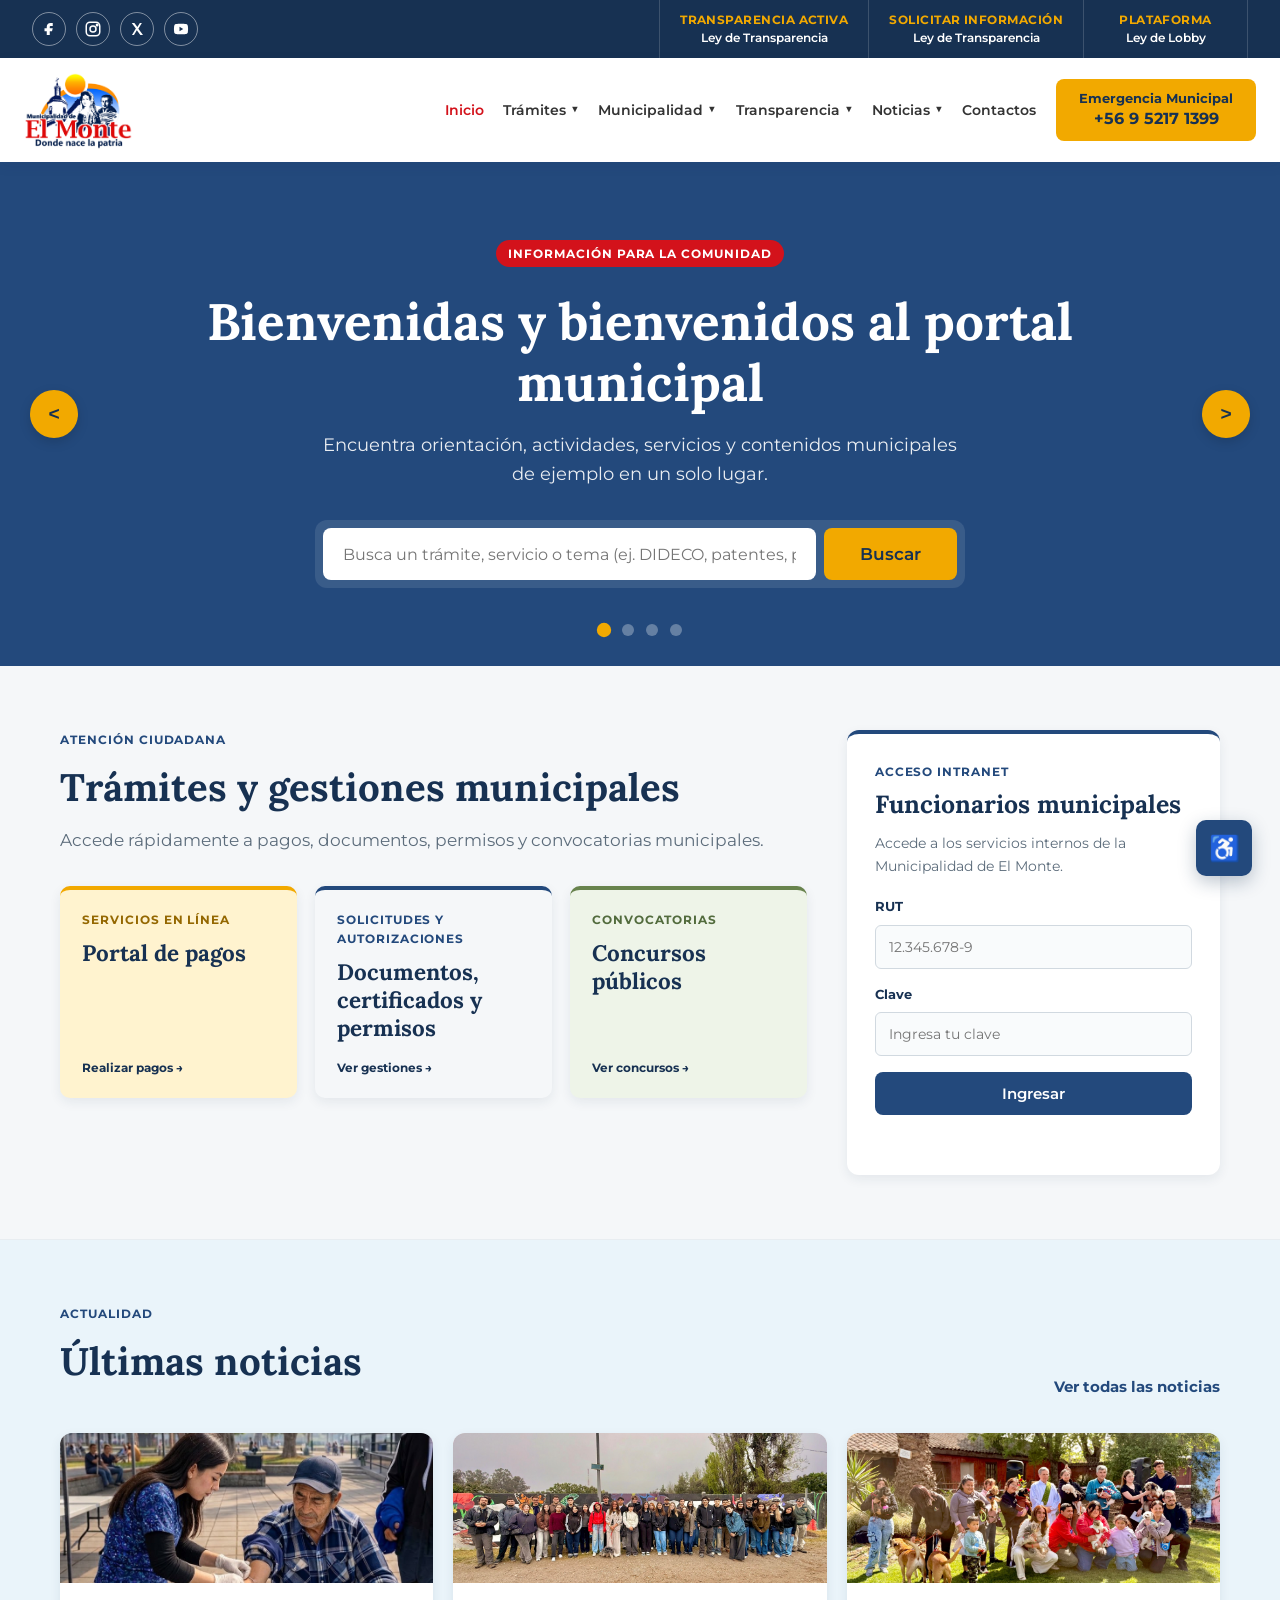
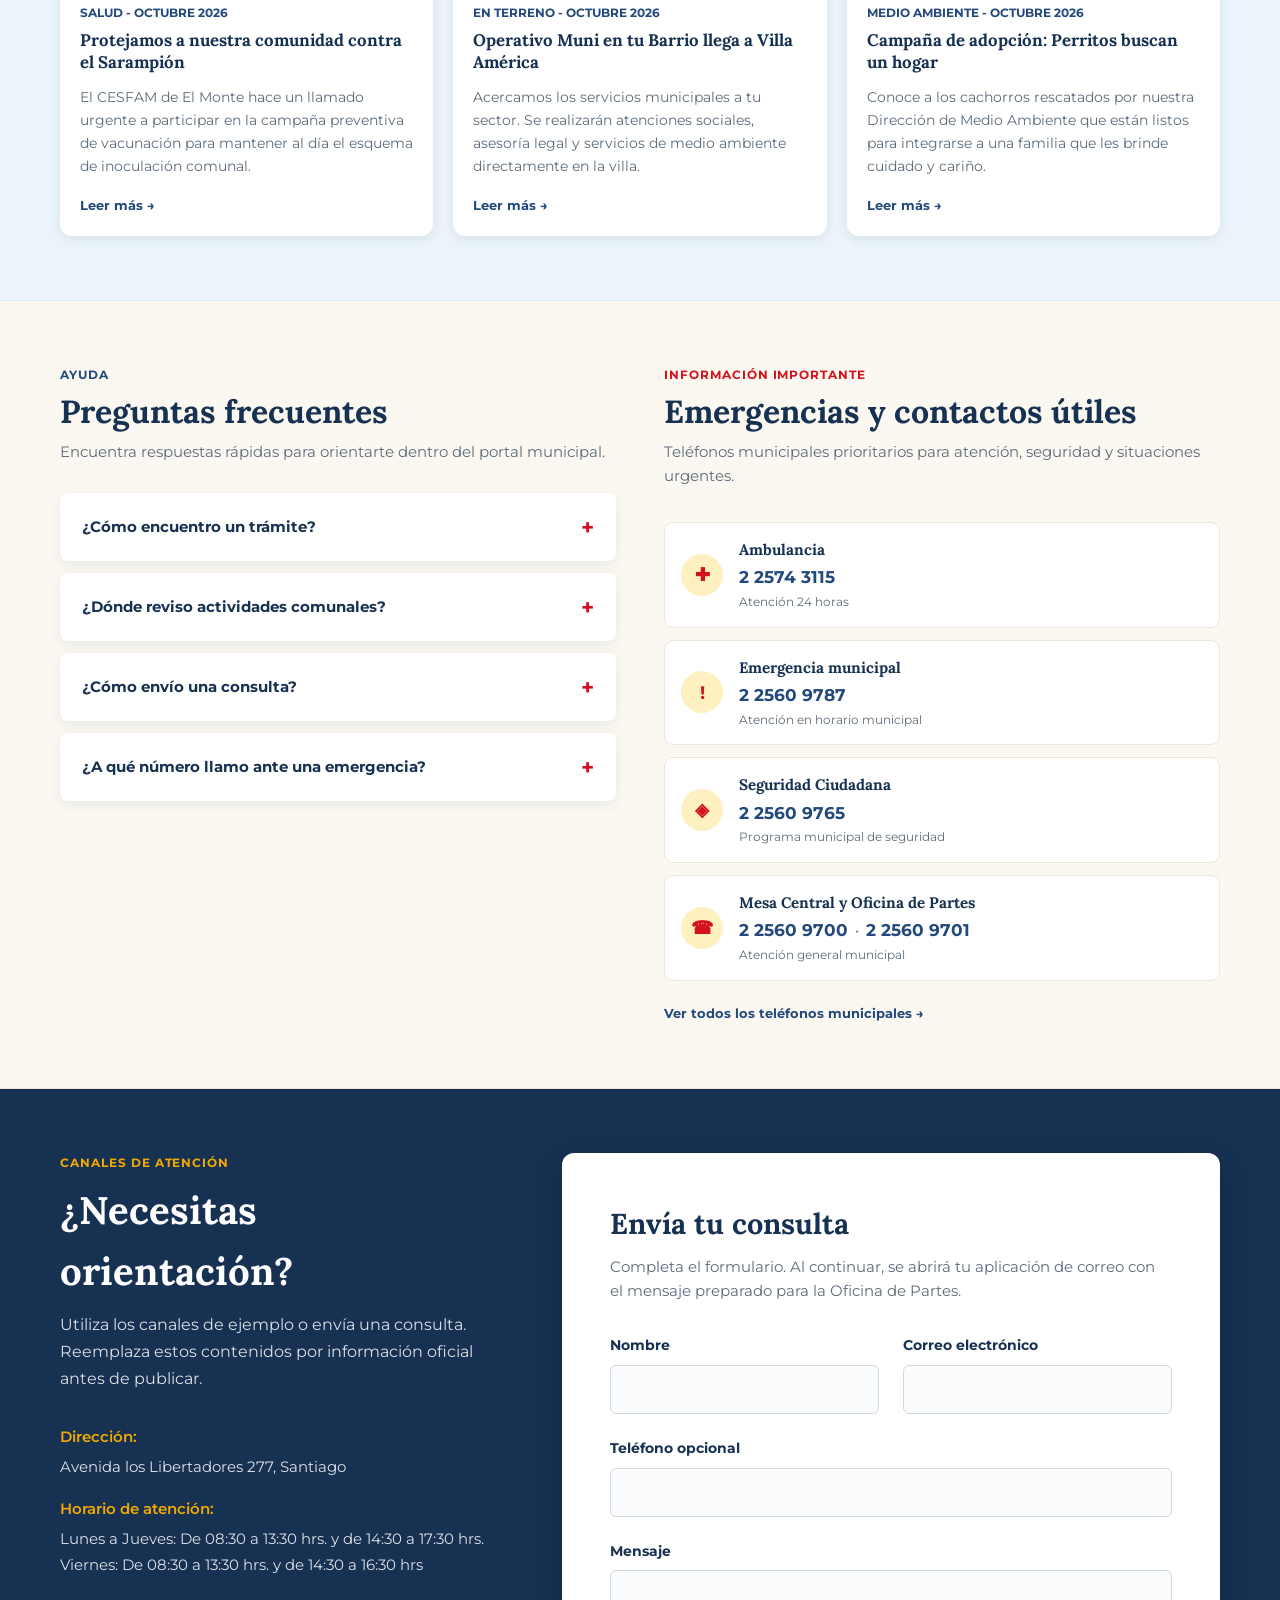
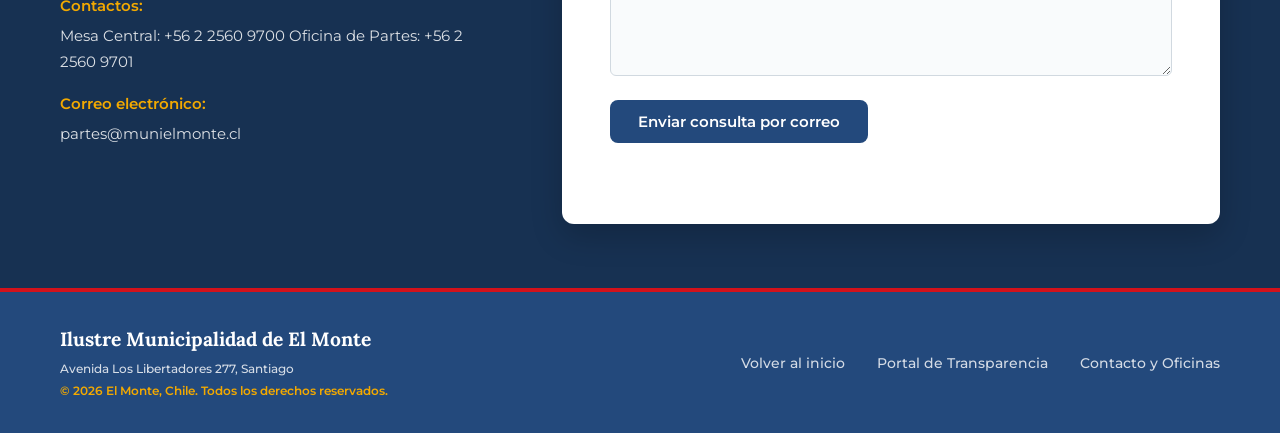
<file: index.html>
<!DOCTYPE html>
<html lang="es">

<head>
    <meta charset="UTF-8">
    <meta name="viewport" content="width=device-width, initial-scale=1.0">
    
    <title>Municipalidad El Monte</title>

    <!-- Favicon -->
    <link
        rel="icon"
        type="image/svg+xml"
        href="assets/logos/Municipalidad.ElMonte.svg">

    <!-- Fuentes de Google Fonts: Lora (Títulos patrimoniales) y Montserrat (UI moderna) -->
    <link rel="preconnect" href="https://fonts.googleapis.com">
    <link rel="preconnect" href="https://fonts.gstatic.com" crossorigin>
    <link href="https://fonts.googleapis.com/css2?family=Lora:ital,wght@0,400;0,600;0,700;1,400&family=Montserrat:wght@400;500;600;700&display=swap" rel="stylesheet">
    
    <!-- Hoja de estilos única -->
    <link rel="stylesheet" href="style.css">
</head>

<body class="home-page">

    <!-- Barra flotante de accesibilidad -->
    <aside class="accessibility-widget" aria-label="Herramientas de accesibilidad">

        <!-- Botón principal -->
        <button
            type="button"
            class="accessibility-toggle"
            id="accessibility-toggle"
            aria-label="Abrir herramientas de accesibilidad"
            aria-expanded="false"
            aria-controls="accessibility-panel">
            <span aria-hidden="true">♿</span>
        </button>

        <!-- Panel de herramientas -->
        <div
            class="accessibility-panel"
            id="accessibility-panel"
            hidden>

            <div class="accessibility-panel-header">
                <span>Accesibilidad</span>

                <button
                    type="button"
                    class="accessibility-close"
                    id="accessibility-close"
                    aria-label="Cerrar herramientas de accesibilidad">
                    ×
                </button>
            </div>

            <div class="accessibility-controls">

                <!-- Tamaño de texto -->
                <div class="accessibility-control-group">

                    <span class="accessibility-control-label">
                        Tamaño del texto
                    </span>

                    <div class="accessibility-text-buttons">

                        <button
                            type="button"
                            class="accessibility-action"
                            id="font-decrease"
                            aria-label="Disminuir tamaño del texto">
                            A−
                        </button>

                        <button
                            type="button"
                            class="accessibility-action"
                            id="font-reset"
                            aria-label="Restablecer tamaño del texto">
                            A
                        </button>

                        <button
                            type="button"
                            class="accessibility-action"
                            id="font-increase"
                            aria-label="Aumentar tamaño del texto">
                            A+
                        </button>

                    </div>

                </div>

                <!-- Alto contraste -->
                <button
                    type="button"
                    class="accessibility-option"
                    id="contrast-toggle"
                    aria-pressed="false">

                    <span aria-hidden="true">◐</span>
                    Alto contraste
                </button>

                <!-- Subrayar enlaces -->
                <button
                    type="button"
                    class="accessibility-option"
                    id="links-toggle"
                    aria-pressed="false">

                    <span aria-hidden="true">Aa</span>
                    Subrayar enlaces
                </button>

                <!-- Restablecer -->
                <button
                    type="button"
                    class="accessibility-reset"
                    id="accessibility-reset">
                    Restablecer ajustes
                </button>

            </div>
        </div>

    </aside>

    <!-- =========================================
        BARRA SUPERIOR DE SERVICIOS
    ========================================= -->

    <div class="utility-bar">

        <div class="utility-bar-inner">

            <!-- Redes sociales -->
            <div
                class="social-links"
                aria-label="Redes sociales municipales">

                <!-- Facebook -->
                <a
                    href="https://www.facebook.com/MuniElMonte"
                    target="_blank"
                    rel="noopener noreferrer"
                    aria-label="Facebook de la Municipalidad de El Monte">

                    <svg
                        viewBox="0 0 24 24"
                        aria-hidden="true">

                        <path
                            d="M14 8h3V4h-3c-3 0-5 2-5 5v2H6v4h3v5h4v-5h3l1-4h-4V9c0-.7.3-1 1-1z"/>

                    </svg>

                </a>

                <!-- Instagram -->
                <a
                    href="https://www.instagram.com/muni_elmonte"
                    target="_blank"
                    rel="noopener noreferrer"
                    aria-label="Instagram de la Municipalidad de El Monte">

                    <svg
                        viewBox="0 0 24 24"
                        aria-hidden="true">

                        <rect
                            x="3"
                            y="3"
                            width="18"
                            height="18"
                            rx="5"/>

                        <circle
                            cx="12"
                            cy="12"
                            r="4"/>

                        <circle
                            cx="17.5"
                            cy="6.5"
                            r="1"/>

                    </svg>

                </a>

                <!-- X / Twitter -->
                <a
                    href="https://x.com/munielmonte"
                    target="_blank"
                    rel="noopener noreferrer"
                    aria-label="X de la Municipalidad de El Monte">

                    <svg
                        viewBox="0 0 24 24"
                        aria-hidden="true">

                        <path
                            d="M5 4l5.5 7.3L5.3 20H8l3.8-6.2L16.5 20H20l-6.2-8.2L18.5 4h-2.7l-3.3 5.3L8.5 4z"/>

                    </svg>

                </a>

                <!-- YouTube -->
                <a
                    href="https://www.youtube.com/@MunicipalidadDeElMonte"
                    target="_blank"
                    rel="noopener noreferrer"
                    aria-label="YouTube de la Municipalidad de El Monte">

                    <svg
                        viewBox="0 0 24 24"
                        aria-hidden="true">

                        <path
                            d="M21 7.5a3 3 0 0 0-2.1-2.1C17.1 5 12 5 12 5s-5.1 0-6.9.4A3 3 0 0 0 3 7.5C2.6 9.3 2.6 12 2.6 12s0 2.7.4 4.5a3 3 0 0 0 2.1 2.1c1.8.4 6.9.4 6.9.4s5.1 0 6.9-.4a3 3 0 0 0 2.1-2.1c.4-1.8.4-4.5.4-4.5s0-2.7-.4-4.5z"/>

                        <path
                            class="social-play"
                            d="M10 9l5 3-5 3z"/>

                    </svg>

                </a>

            </div>

            <!-- Accesos de transparencia -->
            <nav class="utility-links" aria-label="Accesos de transparencia">

                <a
                    href="https://www.portaltransparencia.cl/PortalPdT/directorio-de-organismos-regulados/?org=MU084"
                    target="_blank"
                    rel="noopener noreferrer">

                    <span>Transparencia Activa</span>
                    <small>Ley de Transparencia</small>

                </a>

                <a
                    href="https://www.portaltransparencia.cl/PortalPdT/web/guest/directorio-de-organismos-regulados?p_p_id=pdtorganismos_WAR_pdtorganismosportlet&orgcode=f3c0e3bf2ba13ee6ce7f537f50f5d09c"
                    target="_blank"
                    rel="noopener noreferrer">

                    <span>Solicitar Información</span>
                    <small>Ley de Transparencia</small>

                </a>

                <a
                    href="https://www.leylobby.gob.cl/solicitud/audiencia/492"
                    target="_blank"
                    rel="noopener noreferrer">
                    <span>Plataforma</span>
                    <small>Ley de Lobby</small>
                </a>

            </nav>

        </div>

    </div>

    <!-- =========================================
        ENCABEZADO Y NAVEGACIÓN PRINCIPAL
    ========================================= -->

    <header class="site-header">

        <div class="header-container">

            <!-- Logo -->
            <div class="logo">
                <a href="index.html">
                    <img
                        src="assets/logos/Municipalidad.ElMonte.svg"
                        alt="Logo Municipalidad El Monte - Donde nace la patria"
                        class="main-logo">
                </a>
            </div>

            <button
                type="button"
                class="mobile-menu-toggle"
                id="mobile-menu-toggle"
                aria-label="Abrir menú principal"
                aria-expanded="false"
                aria-controls="mobile-menu-panel">

                <span></span>
                <span></span>
                <span></span>

            </button>

            <div
                class="header-right"
                id="mobile-menu-panel">
                <nav class="main-nav" aria-label="Navegación principal">

                    <ul>

                        <!-- Inicio -->
                        <li>
                            <a href="index.html" class="active">
                                Inicio
                            </a>
                        </li>

                        <!-- Trámites -->
                        <li class="nav-item-has-submenu">

                            <a href="tramites.html">
                                Trámites
                                <span class="nav-arrow" aria-hidden="true">▼</span>
                            </a>

                            <ul class="submenu">

                                <li>
                                    <a href="tramites.html">
                                        Todos los trámites
                                    </a>
                                </li>

                                <li>
                                    <a href="portal-pagos.html">
                                        Portal de pagos
                                    </a>
                                </li>

                                <li>
                                    <a href="documentos-permisos.html">
                                        Documentos, certificados y permisos
                                    </a>
                                </li>

                                <li>
                                    <a href="concursos-publicos.html">
                                        Concursos públicos
                                    </a>
                                </li>

                            </ul>

                        </li>

                        <!-- Municipalidad -->
                        <li class="nav-item-has-submenu">

                            <a href="municipalidad.html">
                                Municipalidad
                                <span class="nav-arrow" aria-hidden="true">▼</span>
                            </a>

                            <ul class="submenu">

                                <li>
                                    <a href="municipalidad.html">
                                        Nuestra Municipalidad
                                    </a>
                                </li>

                                <li>
                                    <a href="alcaldia.html">
                                        Alcaldía
                                    </a>
                                </li>

                                <li>
                                    <a href="concejo-municipal.html">
                                        Concejo Municipal
                                    </a>
                                </li>

                                <li>
                                    <a href="municipalidad.html#direcciones">
                                        Direcciones municipales
                                    </a>
                                </li>

                            </ul>

                        </li>

                        <!-- Transparencia -->
                        <li class="nav-item-has-submenu">

                            <a
                                href="https://www.portaltransparencia.cl/PortalPdT/directorio-de-organismos-regulados/?org=MU084"
                                target="_blank"
                                rel="noopener noreferrer">

                                Transparencia
                                <span class="nav-arrow" aria-hidden="true">▼</span>

                            </a>

                            <ul class="submenu">

                                <li>
                                    <a
                                        href="https://www.portaltransparencia.cl/PortalPdT/directorio-de-organismos-regulados/?org=MU084"
                                        target="_blank"
                                        rel="noopener noreferrer">

                                        Transparencia Activa

                                    </a>
                                </li>

                                <li>
                                    <a
                                        href="https://www.portaltransparencia.cl/PortalPdT/web/guest/directorio-de-organismos-regulados?p_p_id=pdtorganismos_WAR_pdtorganismosportlet&orgcode=f3c0e3bf2ba13ee6ce7f537f50f5d09c"
                                        target="_blank"
                                        rel="noopener noreferrer">

                                        Solicitar información

                                    </a>
                                </li>

                                <li>
                                    <a
                                        href="https://www.leylobby.gob.cl/solicitud/audiencia/492"
                                        target="_blank"
                                        rel="noopener noreferrer">
                                        Ley de Lobby
                                    </a>
                                </li>

                            </ul>

                        </li>

                        <!-- Noticias -->
                        <li class="nav-item-has-submenu">

                            <a href="noticias.html">
                                Noticias
                                <span class="nav-arrow" aria-hidden="true">▼</span>
                            </a>

                            <ul class="submenu">

                                                                <li>
                                    <a href="noticias.html">
                                        Inicio de noticias
                                    </a>
                                </li>

<li>
                                    <a href="noticias.html?panel=todas">
                                        Todas las noticias
                                    </a>
                                </li>

                                <li>
                                    <a href="agenda-comunal.html">
                                        Agenda comunal
                                    </a>
                                </li>

                                <li>
                                    <a href="comunicados.html">
                                        Comunicados
                                    </a>
                                </li>

                            </ul>

                        </li>

                        <!-- Contactos -->
                        <li>
                            <a href="contactos.html">
                                Contactos
                            </a>
                        </li>

                    </ul>

                </nav>

                <!-- Emergencia -->
                <a
                    href="tel:+56952171399"
                    class="emergency-btn">

                    <span>Emergencia Municipal</span>
                    <strong>+56 9 5217 1399</strong>

                </a>

            </div>

        </div>

    </header>

    <main>
        <!-- Sección Hero (Carrusel) -->
        <section class="hero-carousel">
            <div class="carousel-container">
                
                <!-- Slides -->
                <div class="carousel-track">
                    
                    <!-- Slide 1 -->
                    <div class="carousel-slide slide-navy current-slide">
                        <div class="hero-content">
                            <span class="badge-red">INFORMACIÓN PARA LA COMUNIDAD</span>
                            <h1>Bienvenidas y bienvenidos al portal municipal</h1>
                            <p>Encuentra orientación, actividades, servicios y contenidos municipales de ejemplo en un solo lugar.</p>
                            <form class="hero-search" id="hero-search-form" aria-label="Búsqueda principal" autocomplete="off">
                                <input
                                    type="text"
                                    id="hero-search-input"
                                    placeholder="Busca un trámite, servicio o tema (ej. DIDECO, patentes, pagos...)"
                                    aria-label="Busca un trámite, servicio o tema"
                                    aria-expanded="false"
                                    aria-controls="hero-search-dropdown"
                                    autocomplete="off">
                                <button type="submit" class="btn btn-accent">Buscar</button>
                                <div class="hero-search-dropdown" id="hero-search-dropdown" role="listbox" hidden></div>
                            </form>
                        </div>
                    </div>

                    <!-- Slide 2 -->
                    <div class="carousel-slide slide-image">

                        <img
                            src="assets/PlazaLosPorotitos.FF-PB.DdeC26.jpeg"
                            alt=""
                            class="hero-slide-image"
                            aria-hidden="true">

                        <div class="hero-content">
                            <span class="badge-red">AGENDA COMUNAL</span>
                            <h2>Conoce actividades para participar</h2>
                            <p>Revisa las actividades y encuentros de ejemplo preparados para la comunidad.</p>
                            <a
                                href="agenda-comunal.html"
                                class="btn btn-accent">
                                Ver agenda
                            </a>
                        </div>

                    </div>

                    <!-- Slide 3 -->
                    <div class="carousel-slide slide-image">

                        <img
                            src="assets/MunicipalidadElMonte.FF-PB.DdeC26.jpeg"
                            alt=""
                            class="hero-slide-image"
                            aria-hidden="true">

                        <div class="hero-content">
                            <span class="badge-red">ATENCIÓN CIUDADANA</span>
                            <h2>Orientación para tus trámites</h2>
                            <p>Consulta categorías, requisitos referenciales y rutas de atención municipal.</p>
                            <a href="tramites.html" class="btn btn-accent">Explorar trámites</a>
                        </div>

                    </div>

                    <!-- Slide 4 -->
                    <div class="carousel-slide slide-image">

                        <img
                            src="assets/PuenteElMonte.FF-PB.DdeC26.jpeg"
                            alt=""
                            class="hero-slide-image"
                            aria-hidden="true">

                        <div class="hero-content">
                            <span class="badge-red">INFORMACIÓN ÚTIL</span>
                            <h2>Emergencias y contactos</h2>
                            <p>Encuentra orientación general y reemplaza estos datos por canales oficiales verificados.</p>
                            <a href="#ayuda-emergencias" class="btn btn-accent">Ver orientación</a>
                        </div>

                    </div>

                </div>

                <!-- Botones Laterales -->
                <button class="carousel-button carousel-button-left" aria-label="Slide anterior">
                    &lt;
                </button>
                <button class="carousel-button carousel-button-right" aria-label="Slide siguiente">
                    &gt;
                </button>

                <!-- Indicadores Inferiores -->
                <div class="carousel-nav">
                    <button class="carousel-indicator current-indicator" aria-label="Ir al slide 1"></button>
                    <button class="carousel-indicator" aria-label="Ir al slide 2"></button>
                    <button class="carousel-indicator" aria-label="Ir al slide 3"></button>
                    <button class="carousel-indicator" aria-label="Ir al slide 4"></button>
                </div>
            </div>
        </section>

        <!-- =========================================
            TRÁMITES + FUNCIONARIOS
        ========================================== -->

        <section class="home-services-section">

                <div class="container post-hero-layout">

                        <!-- Columna principal -->
                        <div class="main-content-column">


                    <!-- =========================================
                        TRÁMITES Y GESTIONES MUNICIPALES
                    ========================================= -->
                    <section class="section-light">

                        <div class="container">

                            <span class="section-kicker">
                                ATENCIÓN CIUDADANA
                            </span>

                            <h3 class="section-title">
                                Trámites y gestiones municipales
                            </h3>

                            <p class="section-desc">
                                Accede rápidamente a pagos, documentos,
                                permisos y convocatorias municipales.
                            </p>

                            <div class="service-grid">


                                <!-- Portal de pagos -->
                                <a
                                    href="portal-pagos.html"
                                    class="service-link-card service-card-payments">

                                    <span class="card-kicker">
                                        SERVICIOS EN LÍNEA
                                    </span>

                                    <h4>
                                        Portal de pagos
                                    </h4>

                                    <span class="service-card-action">
                                        Realizar pagos →
                                    </span>

                                </a>


                                <!-- Documentos y permisos -->
                                <a
                                    href="documentos-permisos.html"
                                    class="service-link-card service-card-documents">

                                    <span class="card-kicker">
                                        SOLICITUDES Y AUTORIZACIONES
                                    </span>

                                    <h4>
                                        Documentos, certificados y permisos
                                    </h4>

                                    <span class="service-card-action">
                                        Ver gestiones →
                                    </span>

                                </a>


                                <!-- Concursos -->
                                <a
                                    href="concursos-publicos.html"
                                    class="service-link-card service-card-contests">

                                    <span class="card-kicker">
                                        CONVOCATORIAS
                                    </span>

                                    <h4>
                                        Concursos públicos
                                    </h4>

                                    <span class="service-card-action">
                                        Ver concursos →
                                    </span>

                                </a>


                            </div>

                        </div>

                    </section>

                        </div>
                        <!-- Fin columna principal -->

                        <!-- =========================================
                            COLUMNA LATERAL
                        ========================================== -->

                        <aside
                            class="service-sidebar"
                            aria-label="Servicios complementarios">

                            <div class="sidebar-sticky">


                                <!-- =========================================
                                    ACCESO FUNCIONARIOS
                                ========================================== -->

                                <section
                                    class="sidebar-card sidebar-card-employees"
                                    aria-labelledby="funcionarios-title">

                                    <span class="section-kicker">
                                        ACCESO INTRANET
                                    </span>

                                    <h3
                                        class="sidebar-card-title"
                                        id="funcionarios-title">
                                        Funcionarios municipales
                                    </h3>

                                    <p class="sidebar-card-description">
                                        Accede a los servicios internos de la
                                        Municipalidad de El Monte.
                                    </p>


                                    <form
                                        class="employee-login-form"
                                        id="employee-login-form">


                                        <div class="sidebar-form-group">

                                            <label for="employee-rut">
                                                RUT
                                            </label>

                                            <input
                                                type="text"
                                                id="employee-rut"
                                                name="rut"
                                                placeholder="12.345.678-9"
                                                autocomplete="username"
                                                required>

                                        </div>


                                        <div class="sidebar-form-group">

                                            <label for="employee-password">
                                                Clave
                                            </label>

                                            <input
                                                type="password"
                                                id="employee-password"
                                                name="password"
                                                placeholder="Ingresa tu clave"
                                                autocomplete="current-password"
                                                required>

                                        </div>


                                        <button
                                            type="submit"
                                            class="btn btn-primary sidebar-btn">
                                            Ingresar
                                        </button>


                                        <p
                                            class="employee-login-status"
                                            id="employee-login-status"
                                            aria-live="polite">
                                        </p>


                                    </form>

                                </section>


                            </div>

                        </aside>
                        <!-- Fin columna lateral -->

                </div>
                <!-- Fin contenido principal + columna lateral -->

        </section>
        <!-- Fin Trámites + Funcionarios -->

        <!-- =========================================
            ÚLTIMAS NOTICIAS
        ========================================== -->

        <section class="section-light home-news-section">

            <div class="container">

                <div class="section-header-flex">

                    <div>

                        <span class="section-kicker">
                            ACTUALIDAD
                        </span>

                        <h3 class="section-title">
                            Últimas noticias
                        </h3>

                    </div>

                    <a
                        href="noticias.html?panel=todas"
                        class="link-blue">
                        Ver todas las noticias
                    </a>

                </div>


                <!-- Las 3 noticias se insertan desde noticias-data.js -->
                <div
                    class="home-news-grid"
                    id="home-news-grid">
                </div>

            </div>

        </section>

        <!-- =========================================
            AYUDA + EMERGENCIAS
        ========================================= -->

        <section
            class="help-emergency-section"
            id="ayuda-emergencias">

            <div class="container help-emergency-grid">

                <!-- =========================================
                    PREGUNTAS FRECUENTES
                ========================================== -->

                <div class="support-panel faq-panel">

                    <span class="section-kicker">
                        AYUDA
                    </span>

                    <h3 class="support-panel-title">
                        Preguntas frecuentes
                    </h3>

                    <p class="support-panel-description">
                        Encuentra respuestas rápidas para orientarte
                        dentro del portal municipal.
                    </p>

                    <div class="accordion">

                        <div class="accordion-item">

                            <button
                                class="accordion-header"
                                aria-expanded="false">

                                ¿Cómo encuentro un trámite?

                                <span class="icon-plus">+</span>

                            </button>

                            <div class="accordion-content">

                                <p>
                                    Puedes revisar la sección de Trámites y
                                    Gestiones Municipales o utilizar los accesos
                                    del menú superior.
                                </p>

                            </div>

                        </div>

                        <div class="accordion-item">

                            <button
                                class="accordion-header"
                                aria-expanded="false">

                                ¿Dónde reviso actividades comunales?

                                <span class="icon-plus">+</span>

                            </button>

                            <div class="accordion-content">

                                <p>
                                    Las actividades y novedades comunales se
                                    publican en la sección Noticias y en la
                                    agenda municipal.
                                </p>

                            </div>

                        </div>

                        <div class="accordion-item">

                            <button
                                class="accordion-header"
                                aria-expanded="false">

                                ¿Cómo envío una consulta?

                                <span class="icon-plus">+</span>

                            </button>

                            <div class="accordion-content">

                                <p>
                                    Al final de esta página encontrarás el
                                    formulario de contacto para enviar una
                                    consulta al municipio.
                                </p>

                            </div>

                        </div>

                        <div class="accordion-item">

                            <button
                                class="accordion-header"
                                aria-expanded="false">

                                ¿A qué número llamo ante una emergencia?

                                <span class="icon-plus">+</span>

                            </button>

                            <div class="accordion-content">

                                <p>
                                    En esta misma sección encontrarás los
                                    principales teléfonos municipales de
                                    emergencia, salud y seguridad.
                                </p>

                            </div>

                        </div>

                    </div>

                </div>

                <!-- =========================================
                    EMERGENCIAS Y CONTACTOS ÚTILES
                ========================================== -->

                <div class="support-panel emergency-panel">

                    <span class="section-kicker-red">
                        INFORMACIÓN IMPORTANTE
                    </span>

                    <h3 class="support-panel-title">
                        Emergencias y contactos útiles
                    </h3>

                    <p class="support-panel-description">
                        Teléfonos municipales prioritarios para atención,
                        seguridad y situaciones urgentes.
                    </p>

                    <div class="emergency-contact-list">

                        <!-- Ambulancia -->
                        <div class="emergency-contact">

                            <div class="emergency-contact-icon" aria-hidden="true">
                                ✚
                            </div>

                            <div class="emergency-contact-info">

                                <span class="emergency-contact-name">
                                    Ambulancia
                                </span>

                                <a href="tel:+56225743115">
                                    2 2574 3115
                                </a>

                                <small>
                                    Atención 24 horas
                                </small>

                            </div>

                        </div>

                        <!-- Emergencia municipal -->
                        <div class="emergency-contact">

                            <div class="emergency-contact-icon" aria-hidden="true">
                                !
                            </div>

                            <div class="emergency-contact-info">

                                <span class="emergency-contact-name">
                                    Emergencia municipal
                                </span>

                                <a href="tel:+56225609787">
                                    2 2560 9787
                                </a>

                                <small>
                                    Atención en horario municipal
                                </small>

                            </div>

                        </div>

                        <!-- Seguridad Ciudadana -->
                        <div class="emergency-contact">

                            <div class="emergency-contact-icon" aria-hidden="true">
                                ◈
                            </div>

                            <div class="emergency-contact-info">

                                <span class="emergency-contact-name">
                                    Seguridad Ciudadana
                                </span>

                                <a href="tel:+56225609765">
                                    2 2560 9765
                                </a>

                                <small>
                                    Programa municipal de seguridad
                                </small>

                            </div>

                        </div>

                        <!-- Mesa Central -->
                        <div class="emergency-contact">

                            <div class="emergency-contact-icon" aria-hidden="true">
                                ☎
                            </div>

                            <div class="emergency-contact-info">

                                <span class="emergency-contact-name">
                                    Mesa Central y Oficina de Partes
                                </span>

                                <div class="emergency-phone-group">

                                    <a href="tel:+56225609700">
                                        2 2560 9700
                                    </a>

                                    <span>·</span>

                                    <a href="tel:+56225609701">
                                        2 2560 9701
                                    </a>

                                </div>

                                <small>
                                    Atención general municipal
                                </small>

                            </div>

                        </div>

                    </div>

                    <a
                        href="contactos.html#panel-telefonos"
                        class="emergency-all-link">

                        Ver todos los teléfonos municipales →
                    </a>

                </div>


            </div>

        </section>

        <!-- =========================================
             FORMULARIO DE CONTACTO
        ========================================== -->

        <section class="section-dark">

            <div class="container contact-container">


                <div class="contact-info">

                    <span class="section-kicker-accent">
                        CANALES DE ATENCIÓN
                    </span>

                    <h3 class="section-title text-white">
                        ¿Necesitas orientación?
                    </h3>

                    <p class="text-white-opacity">
                        Utiliza los canales de ejemplo o envía una
                        consulta. Reemplaza estos contenidos por
                        información oficial antes de publicar.
                    </p>


                    <ul class="contact-details text-white-opacity">

                        <li>
                            <strong>Dirección:</strong>
                            Avenida los Libertadores 277, Santiago
                        </li>

                        <li>
                            <strong>Horario de atención:</strong>
                            Lunes a Jueves: De 08:30 a 13:30 hrs. y de 14:30 a 17:30 hrs.
                            Viernes: De 08:30 a 13:30 hrs. y de 14:30 a 16:30 hrs
                        </li>

                        <li>
                            <strong>Contactos:</strong>
                            Mesa Central: +56 2 2560 9700
                            Oficina de Partes: +56 2 2560 9701
                        </li>

                        <li>
                            <strong>Correo electrónico:</strong>
                            partes@munielmonte.cl
                        </li>

                    </ul>

                </div>

                <div class="contact-form-wrapper">

                    <h4 class="form-title text-primary-dark">
                        Envía tu consulta
                    </h4>

                    <p class="form-desc text-muted">Completa el formulario. Al continuar, se abrirá tu aplicación de correo con el mensaje preparado para la Oficina de Partes.</p>


                    <form class="contact-form" data-contact-form>


                        <div class="form-row">


                            <div class="form-group">

                                <label for="nombre">
                                    Nombre
                                </label>

                                <input
                                    type="text"
                                    id="nombre" name="nombre" autocomplete="name" maxlength="100"
                                    required>

                            </div>


                            <div class="form-group">

                                <label for="email">
                                    Correo electrónico
                                </label>

                                <input
                                    type="email"
                                    id="email" name="email" autocomplete="email" maxlength="254"
                                    required>

                            </div>


                        </div>


                        <div class="form-group">

                            <label for="telefono">
                                Teléfono opcional
                            </label>

                            <input
                                type="tel"
                                id="telefono" name="telefono" autocomplete="tel" maxlength="30">

                        </div>


                        <div class="form-group">

                            <label for="mensaje">
                                Mensaje
                            </label>

                            <textarea
                                id="mensaje" name="mensaje" maxlength="1500"
                                rows="4"
                                required></textarea>

                        </div>


                        <button
                            type="submit"
                            class="btn btn-primary">
                            Enviar consulta por correo
                        </button>


                    
                        <p
                            class="contact-form-status"
                            aria-live="polite"></p>

                    </form>

                </div>

            </div>

        </section>

    </main>

    <!-- =========================================
        FOOTER
    ========================================= -->

    <footer class="site-footer">

        <div class="container footer-container">

            <div class="footer-brand">

                <h5>
                    Ilustre Municipalidad de El Monte
                </h5>

                <p class="footer-address">
                    Avenida Los Libertadores 277, Santiago
                </p>

                <p class="footer-copy">
                    © 2026 El Monte, Chile. Todos los derechos reservados.
                </p>

            </div>

            <nav
                class="footer-nav"
                aria-label="Navegación del pie de página">

                <ul>

                    <li>
                        <a href="index.html">
                            Volver al inicio
                        </a>
                    </li>

                    <li>
                        <a
                            href="https://www.portaltransparencia.cl/PortalPdT/directorio-de-organismos-regulados/?org=MU084"
                            target="_blank"
                            rel="noopener noreferrer">
                            Portal de Transparencia
                        </a>
                    </li>

                    <li>
                        <a href="contactos.html">
                            Contacto y Oficinas
                        </a>
                    </li>

                </ul>

            </nav>

        </div>

    </footer>

    <!-- Datos compartidos de noticias -->
    <script src="noticias-data.js"></script>

    <!-- JavaScript general -->
    <script src="script.js"></script>
</body>

</html>
</file>
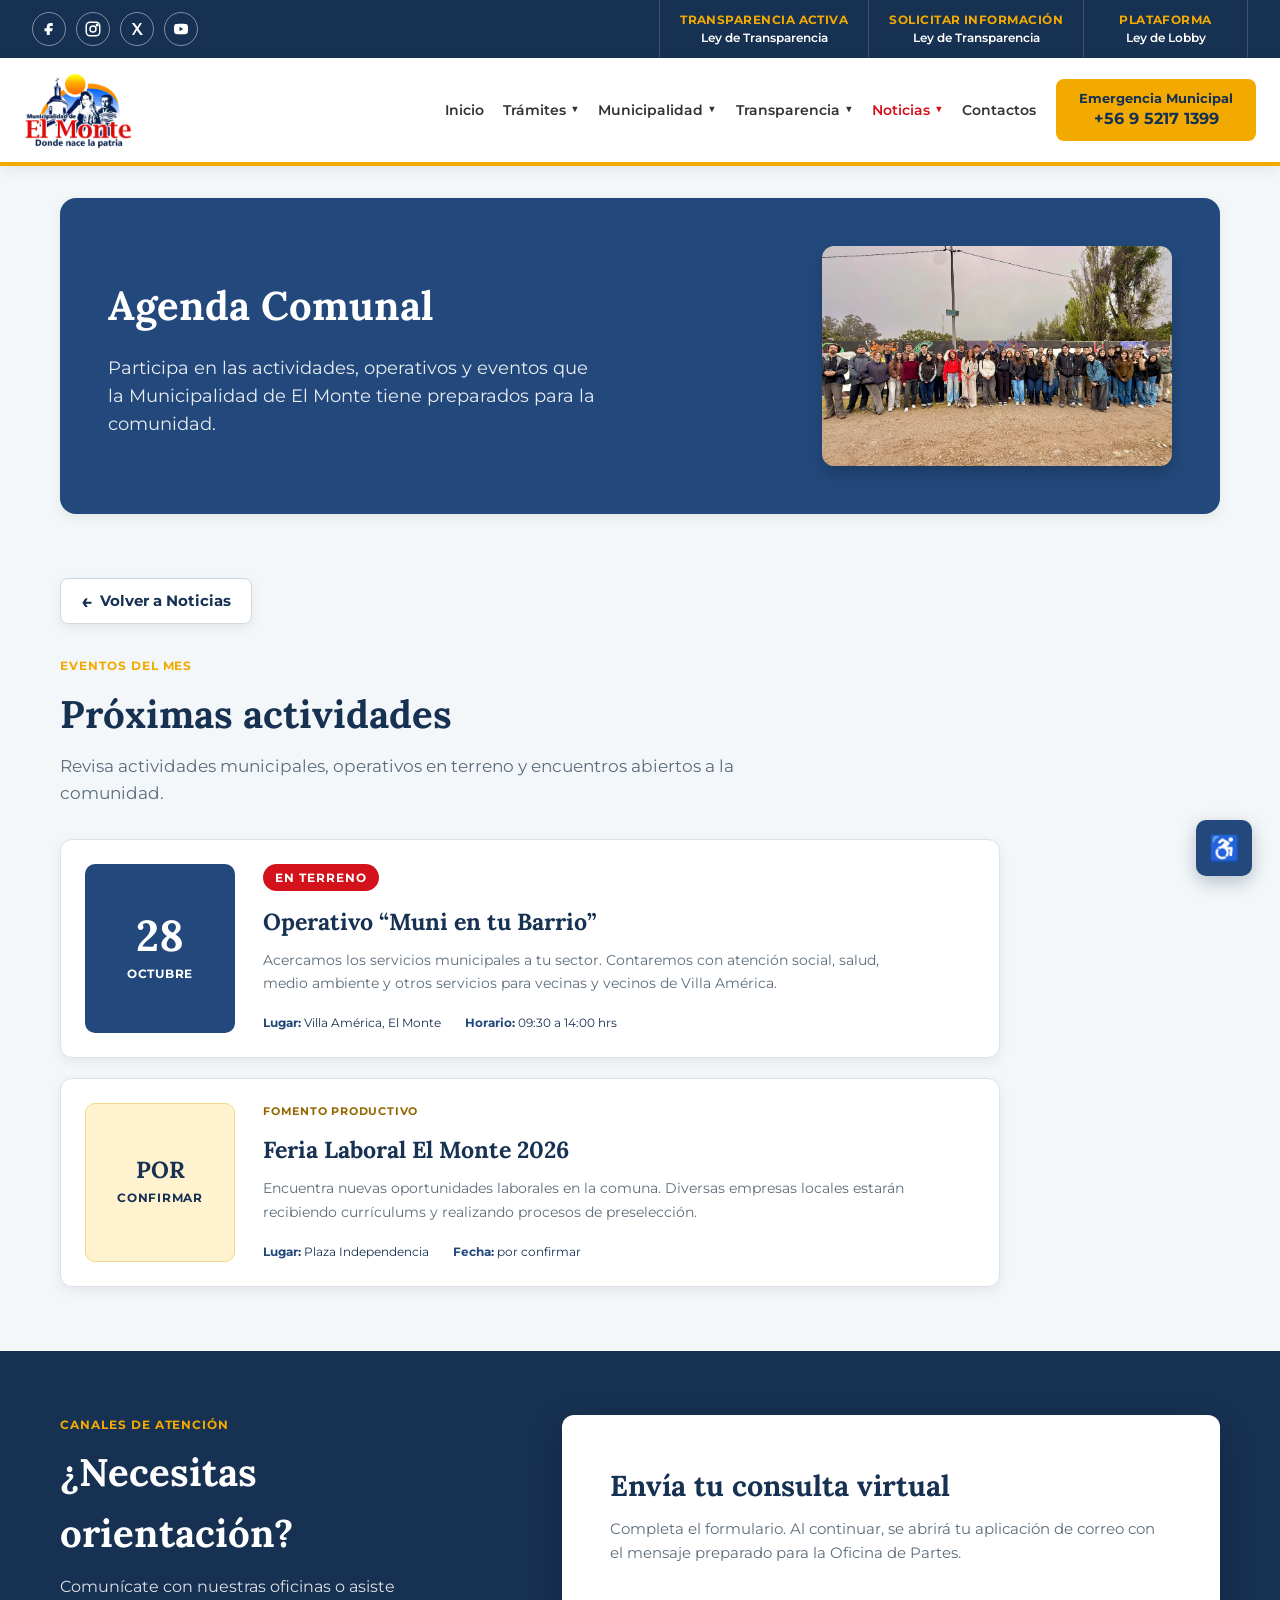
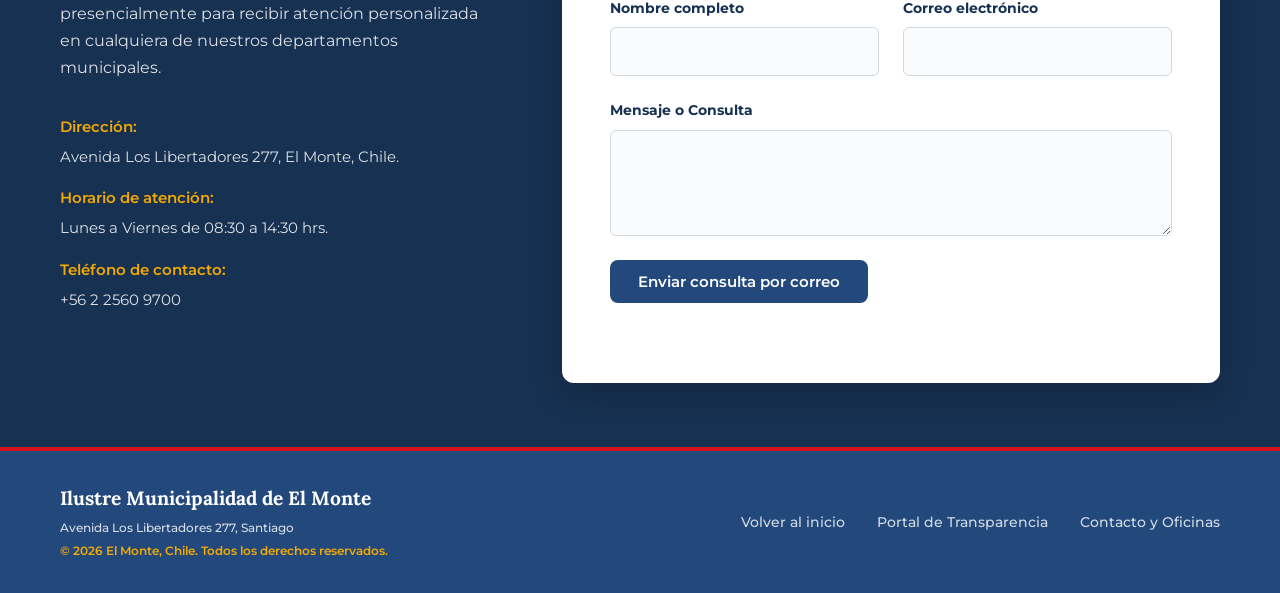
<file: agenda-comunal.html>
<!DOCTYPE html>
<html lang="es">

<head>
    <meta charset="UTF-8">
    <meta name="viewport" content="width=device-width, initial-scale=1.0">
    
    <title>Agenda Comunal - Municipalidad El Monte</title>

    <!-- Favicon -->
    <link
        rel="icon"
        type="image/svg+xml"
        href="assets/logos/Municipalidad.ElMonte.svg">

    <!-- Fuentes de Google Fonts -->
    <link rel="preconnect" href="https://fonts.googleapis.com">
    <link rel="preconnect" href="https://fonts.gstatic.com" crossorigin>
    <link href="https://fonts.googleapis.com/css2?family=Lora:ital,wght@0,400;0,600;0,700;1,400&family=Montserrat:wght@400;500;600;700&display=swap" rel="stylesheet">
    
    <!-- Hoja de estilos única (la misma del index) -->
    <link rel="stylesheet" href="style.css">
</head>

<body class="agenda-page news-subpage responsive-nav-page">
    <!-- Barra flotante de accesibilidad -->
    <aside class="accessibility-widget" aria-label="Herramientas de accesibilidad">

        <!-- Botón principal -->
        <button
            type="button"
            class="accessibility-toggle"
            id="accessibility-toggle"
            aria-label="Abrir herramientas de accesibilidad"
            aria-expanded="false"
            aria-controls="accessibility-panel">
            <span aria-hidden="true">♿</span>
        </button>

        <!-- Panel de herramientas -->
        <div
            class="accessibility-panel"
            id="accessibility-panel"
            hidden>

            <div class="accessibility-panel-header">
                <span>Accesibilidad</span>

                <button
                    type="button"
                    class="accessibility-close"
                    id="accessibility-close"
                    aria-label="Cerrar herramientas de accesibilidad">
                    ×
                </button>
            </div>

            <div class="accessibility-controls">

                <!-- Tamaño de texto -->
                <div class="accessibility-control-group">

                    <span class="accessibility-control-label">
                        Tamaño del texto
                    </span>

                    <div class="accessibility-text-buttons">

                        <button
                            type="button"
                            class="accessibility-action"
                            id="font-decrease"
                            aria-label="Disminuir tamaño del texto">
                            A−
                        </button>

                        <button
                            type="button"
                            class="accessibility-action"
                            id="font-reset"
                            aria-label="Restablecer tamaño del texto">
                            A
                        </button>

                        <button
                            type="button"
                            class="accessibility-action"
                            id="font-increase"
                            aria-label="Aumentar tamaño del texto">
                            A+
                        </button>

                    </div>

                </div>

                <!-- Alto contraste -->
                <button
                    type="button"
                    class="accessibility-option"
                    id="contrast-toggle"
                    aria-pressed="false">

                    <span aria-hidden="true">◐</span>
                    Alto contraste
                </button>

                <!-- Subrayar enlaces -->
                <button
                    type="button"
                    class="accessibility-option"
                    id="links-toggle"
                    aria-pressed="false">

                    <span aria-hidden="true">Aa</span>
                    Subrayar enlaces
                </button>

                <!-- Restablecer -->
                <button
                    type="button"
                    class="accessibility-reset"
                    id="accessibility-reset">
                    Restablecer ajustes
                </button>

            </div>
        </div>

    </aside>

    <!-- =========================================
        BARRA SUPERIOR DE SERVICIOS
    ========================================= -->

    <div class="utility-bar">

        <div class="utility-bar-inner">

            <!-- Redes sociales -->
            <div
                class="social-links"
                aria-label="Redes sociales municipales">

                <!-- Facebook -->
                <a
                    href="https://www.facebook.com/MuniElMonte"
                    target="_blank"
                    rel="noopener noreferrer"
                    aria-label="Facebook de la Municipalidad de El Monte">

                    <svg
                        viewBox="0 0 24 24"
                        aria-hidden="true">

                        <path
                            d="M14 8h3V4h-3c-3 0-5 2-5 5v2H6v4h3v5h4v-5h3l1-4h-4V9c0-.7.3-1 1-1z"/>

                    </svg>

                </a>

                <!-- Instagram -->
                <a
                    href="https://www.instagram.com/muni_elmonte"
                    target="_blank"
                    rel="noopener noreferrer"
                    aria-label="Instagram de la Municipalidad de El Monte">

                    <svg
                        viewBox="0 0 24 24"
                        aria-hidden="true">

                        <rect
                            x="3"
                            y="3"
                            width="18"
                            height="18"
                            rx="5"/>

                        <circle
                            cx="12"
                            cy="12"
                            r="4"/>

                        <circle
                            cx="17.5"
                            cy="6.5"
                            r="1"/>

                    </svg>

                </a>

                <!-- X / Twitter -->
                <a
                    href="https://x.com/munielmonte"
                    target="_blank"
                    rel="noopener noreferrer"
                    aria-label="X de la Municipalidad de El Monte">

                    <svg
                        viewBox="0 0 24 24"
                        aria-hidden="true">

                        <path
                            d="M5 4l5.5 7.3L5.3 20H8l3.8-6.2L16.5 20H20l-6.2-8.2L18.5 4h-2.7l-3.3 5.3L8.5 4z"/>

                    </svg>

                </a>

                <!-- YouTube -->
                <a
                    href="https://www.youtube.com/@MunicipalidadDeElMonte"
                    target="_blank"
                    rel="noopener noreferrer"
                    aria-label="YouTube de la Municipalidad de El Monte">

                    <svg
                        viewBox="0 0 24 24"
                        aria-hidden="true">

                        <path
                            d="M21 7.5a3 3 0 0 0-2.1-2.1C17.1 5 12 5 12 5s-5.1 0-6.9.4A3 3 0 0 0 3 7.5C2.6 9.3 2.6 12 2.6 12s0 2.7.4 4.5a3 3 0 0 0 2.1 2.1c1.8.4 6.9.4 6.9.4s5.1 0 6.9-.4a3 3 0 0 0 2.1-2.1c.4-1.8.4-4.5.4-4.5s0-2.7-.4-4.5z"/>

                        <path
                            class="social-play"
                            d="M10 9l5 3-5 3z"/>

                    </svg>

                </a>

            </div>

            <!-- Accesos de transparencia -->
            <nav class="utility-links" aria-label="Accesos de transparencia">

                <a
                    href="https://www.portaltransparencia.cl/PortalPdT/directorio-de-organismos-regulados/?org=MU084"
                    target="_blank"
                    rel="noopener noreferrer">

                    <span>Transparencia Activa</span>
                    <small>Ley de Transparencia</small>

                </a>


                <a
                    href="https://www.portaltransparencia.cl/PortalPdT/web/guest/directorio-de-organismos-regulados?p_p_id=pdtorganismos_WAR_pdtorganismosportlet&orgcode=f3c0e3bf2ba13ee6ce7f537f50f5d09c"
                    target="_blank"
                    rel="noopener noreferrer">

                    <span>Solicitar Información</span>
                    <small>Ley de Transparencia</small>

                </a>


                <a
                    href="https://www.leylobby.gob.cl/solicitud/audiencia/492"
                    target="_blank"
                    rel="noopener noreferrer">
                    <span>Plataforma</span>
                    <small>Ley de Lobby</small>
                </a>

            </nav>

        </div>

    </div>

    <!-- =========================================
        ENCABEZADO Y NAVEGACIÓN PRINCIPAL
    ========================================= -->
    
    <header class="site-header">

        <div class="header-container">

            <!-- Logo -->
            <div class="logo">
                <a href="index.html">
                    <img
                        src="assets/logos/Municipalidad.ElMonte.svg"
                        alt="Logo Municipalidad El Monte - Donde nace la patria"
                        class="main-logo">
                </a>
            </div>

            <button
                type="button"
                class="mobile-menu-toggle"
                id="mobile-menu-toggle"
                aria-label="Abrir menú principal"
                aria-expanded="false"
                aria-controls="mobile-menu-panel">

                <span></span>
                <span></span>
                <span></span>

            </button>

            <div
                class="header-right"
                id="mobile-menu-panel">
                <nav class="main-nav" aria-label="Navegación principal">

                    <ul>

                        <!-- Inicio -->
                        <li>
                            <a href="index.html">
                                Inicio
                            </a>
                        </li>


                        <!-- Trámites -->
                        <li class="nav-item-has-submenu">

                            <a href="tramites.html">
                                Trámites
                                <span class="nav-arrow" aria-hidden="true">▼</span>
                            </a>

                            <ul class="submenu">

                                <li>
                                    <a href="tramites.html">
                                        Todos los trámites
                                    </a>
                                </li>

                                <li>
                                    <a href="portal-pagos.html">
                                        Portal de pagos
                                    </a>
                                </li>

                                <li>
                                    <a href="documentos-permisos.html">
                                        Documentos, certificados y permisos
                                    </a>
                                </li>

                                <li>
                                    <a href="concursos-publicos.html">
                                        Concursos públicos
                                    </a>
                                </li>

                            </ul>

                        </li>


                        <!-- Municipalidad -->
                        <li class="nav-item-has-submenu">

                            <a href="municipalidad.html">
                                Municipalidad
                                <span class="nav-arrow" aria-hidden="true">▼</span>
                            </a>

                            <ul class="submenu">

                                <li>
                                    <a href="municipalidad.html">
                                        Nuestra Municipalidad
                                    </a>
                                </li>

                                <li>
                                    <a href="alcaldia.html">
                                        Alcaldía
                                    </a>
                                </li>

                                <li>
                                    <a href="concejo-municipal.html">
                                        Concejo Municipal
                                    </a>
                                </li>

                                <li>
                                    <a href="municipalidad.html#direcciones">
                                        Direcciones municipales
                                    </a>
                                </li>

                            </ul>

                        </li>


                        <!-- Transparencia -->
                        <li class="nav-item-has-submenu">

                            <a
                                href="https://www.portaltransparencia.cl/PortalPdT/directorio-de-organismos-regulados/?org=MU084"
                                target="_blank"
                                rel="noopener noreferrer">

                                Transparencia
                                <span class="nav-arrow" aria-hidden="true">▼</span>

                            </a>

                            <ul class="submenu">

                                <li>
                                    <a
                                        href="https://www.portaltransparencia.cl/PortalPdT/directorio-de-organismos-regulados/?org=MU084"
                                        target="_blank"
                                        rel="noopener noreferrer">

                                        Transparencia Activa

                                    </a>
                                </li>

                                <li>
                                    <a
                                        href="https://www.portaltransparencia.cl/PortalPdT/web/guest/directorio-de-organismos-regulados?p_p_id=pdtorganismos_WAR_pdtorganismosportlet&orgcode=f3c0e3bf2ba13ee6ce7f537f50f5d09c"
                                        target="_blank"
                                        rel="noopener noreferrer">

                                        Solicitar información

                                    </a>
                                </li>

                                <li>
                                    <a
                                        href="https://www.leylobby.gob.cl/solicitud/audiencia/492"
                                        target="_blank"
                                        rel="noopener noreferrer">
                                        Ley de Lobby
                                    </a>
                                </li>

                            </ul>

                        </li>


                        <!-- Noticias -->
                        <li class="nav-item-has-submenu">

                            <a
                                href="noticias.html"
                                class="active nav-noticias-link">

                                Noticias
                                <span class="nav-arrow" aria-hidden="true">▼</span>

                            </a>

                            <ul class="submenu">

                                                                <li>
                                    <a href="noticias.html">
                                        Inicio de noticias
                                    </a>
                                </li>

<li>
                                    <a
                                        href="noticias.html?panel=todas"
                                        class="nav-noticias-link">

                                        Todas las noticias

                                    </a>
                                </li>

                                <li>
                                    <a
                                        href="agenda-comunal.html"
                                        class="active nav-noticias-link">

                                        Agenda comunal

                                    </a>
                                </li>

                                <li>
                                    <a
                                        href="comunicados.html"
                                        class="nav-noticias-link">

                                        Comunicados

                                    </a>
                                </li>

                            </ul>

                        </li>


                        <!-- Contactos -->
                        <li>
                            <a href="contactos.html">
                                Contactos
                            </a>
                        </li>

                    </ul>

                </nav>

                <!-- Emergencia -->
                <a
                    href="tel:+56952171399"
                    class="emergency-btn">

                    <span>Emergencia Municipal</span>
                    <strong>+56 9 5217 1399</strong>

                </a>

            </div>

        </div>

    </header>

    <main class="page-noticias">

        <!-- =========================================
             HERO INTERNO · AGENDA COMUNAL
        ========================================== -->

        <section class="page-hero">

            <div class="container">

                <div class="page-hero-content">

                    <div class="page-hero-text">

                        <h1>Agenda Comunal</h1>

                        <p>
                            Participa en las actividades, operativos y eventos que la
                            Municipalidad de El Monte tiene preparados para la comunidad.
                        </p>

                    </div>

                    <div class="page-hero-image">

                        <img
                            src="assets/OperativoVillaAmerica2026.jpg"
                            alt="Operativo municipal Muni en tu Barrio en Villa América">

                    </div>

                </div>

            </div>

        </section>

        <!-- =========================================
             AGENDA COMUNAL
        ========================================== -->

        <section class="news-section news-subpage-section">

            <div class="container">

                <a
                    href="noticias.html"
                    class="btn-volver">

                    <span aria-hidden="true">←</span>
                    Volver a Noticias

                </a>

                <div class="news-subpage-heading">

                    <span class="section-kicker-accent">
                        EVENTOS DEL MES
                    </span>

                    <h2 class="section-title">
                        Próximas actividades
                    </h2>

                    <p class="section-desc">
                        Revisa actividades municipales, operativos en terreno
                        y encuentros abiertos a la comunidad.
                    </p>

                </div>

                <div class="agenda-events">

                    <article class="agenda-event-card">

                        <div class="agenda-event-date">

                            <strong>28</strong>
                            <span>Octubre</span>

                        </div>

                        <div class="agenda-event-content">

                            <span class="badge-red">
                                En Terreno
                            </span>

                            <h3>
                                Operativo “Muni en tu Barrio”
                            </h3>

                            <p>
                                Acercamos los servicios municipales a tu sector.
                                Contaremos con atención social, salud, medio ambiente
                                y otros servicios para vecinas y vecinos de Villa América.
                            </p>

                            <div class="agenda-event-meta">

                                <span>
                                    <strong>Lugar:</strong>
                                    Villa América, El Monte
                                </span>

                                <span>
                                    <strong>Horario:</strong>
                                    09:30 a 14:00 hrs
                                </span>

                            </div>

                        </div>

                    </article>

                    <article class="agenda-event-card">

                        <div class="agenda-event-date agenda-event-date-pending">

                            <strong>Por</strong>
                            <span>confirmar</span>

                        </div>

                        <div class="agenda-event-content">

                            <span class="agenda-event-kicker">
                                FOMENTO PRODUCTIVO
                            </span>

                            <h3>
                                Feria Laboral El Monte 2026
                            </h3>

                            <p>
                                Encuentra nuevas oportunidades laborales en la comuna.
                                Diversas empresas locales estarán recibiendo currículums
                                y realizando procesos de preselección.
                            </p>

                            <div class="agenda-event-meta">

                                <span>
                                    <strong>Lugar:</strong>
                                    Plaza Independencia
                                </span>

                                <span>
                                    <strong>Fecha:</strong>
                                    por confirmar
                                </span>

                            </div>

                        </div>

                    </article>

                </div>

            </div>

        </section>

        <!-- Formulario de Contacto -->
        <section class="section-dark">
            <div class="container contact-container">
                
                <div class="contact-info">
                    <span class="section-kicker-accent">CANALES DE ATENCIÓN</span>
                    <h3 class="section-title text-white">¿Necesitas orientación?</h3>
                    <p class="text-white-opacity">Comunícate con nuestras oficinas o asiste presencialmente para recibir atención personalizada en cualquiera de nuestros departamentos municipales.</p>
                    <ul class="contact-details text-white-opacity">
                        <li><strong>Dirección:</strong> Avenida Los Libertadores 277, El Monte, Chile.</li>
                        <li><strong>Horario de atención:</strong> Lunes a Viernes de 08:30 a 14:30 hrs.</li>
                        <li><strong>Teléfono de contacto:</strong> +56 2 2560 9700</li>
                    </ul>
                </div>
                
                <div class="contact-form-wrapper">
                    
                    <h4 class="form-title text-primary-dark">Envía tu consulta virtual</h4>
                    <p class="form-desc text-muted">Completa el formulario. Al continuar, se abrirá tu aplicación de correo con el mensaje preparado para la Oficina de Partes.</p>
                    <form class="contact-form" data-contact-form>
                        
                        <div class="form-row">
                            
                            <div class="form-group">
                                <label for="nombre">Nombre completo</label>
                                <input type="text" id="nombre" name="nombre" autocomplete="name" maxlength="100" required>
                            </div>
                            
                            <div class="form-group">
                                <label for="email">Correo electrónico</label>
                                <input type="email" id="email" name="email" autocomplete="email" maxlength="254" required>
                            </div>
                        
                        </div>
                        
                        <div class="form-group">
                            <label for="mensaje">Mensaje o Consulta</label>
                            <textarea id="mensaje" name="mensaje" maxlength="1500" rows="4" required></textarea>
                        </div>
                        
                        <button type="submit" class="btn btn-primary">
                            Enviar consulta por correo
                        </button>
                    
                    
                        <p
                            class="contact-form-status"
                            aria-live="polite"></p>

                    </form>
                
                </div>
            
            </div>
        </section>

    </main>

    <!-- =========================================
        FOOTER
    ========================================= -->

    <footer class="site-footer">

        <div class="container footer-container">

            <div class="footer-brand">

                <h5>
                    Ilustre Municipalidad de El Monte
                </h5>

                <p class="footer-address">
                    Avenida Los Libertadores 277, Santiago
                </p>

                <p class="footer-copy">
                    © 2026 El Monte, Chile. Todos los derechos reservados.
                </p>

            </div>

            <nav
                class="footer-nav"
                aria-label="Navegación del pie de página">

                <ul>

                    <li>
                        <a href="index.html">
                            Volver al inicio
                        </a>
                    </li>

                    <li>
                        <a
                            href="https://www.portaltransparencia.cl/PortalPdT/directorio-de-organismos-regulados/?org=MU084"
                            target="_blank"
                            rel="noopener noreferrer">
                            Portal de Transparencia
                        </a>
                    </li>

                    <li>
                        <a href="contactos.html">
                            Contacto y Oficinas
                        </a>
                    </li>

                </ul>

            </nav>

        </div>

    </footer>

    <!-- JavaScript general -->
    <script src="script.js"></script>

</body>

</html>
</file>
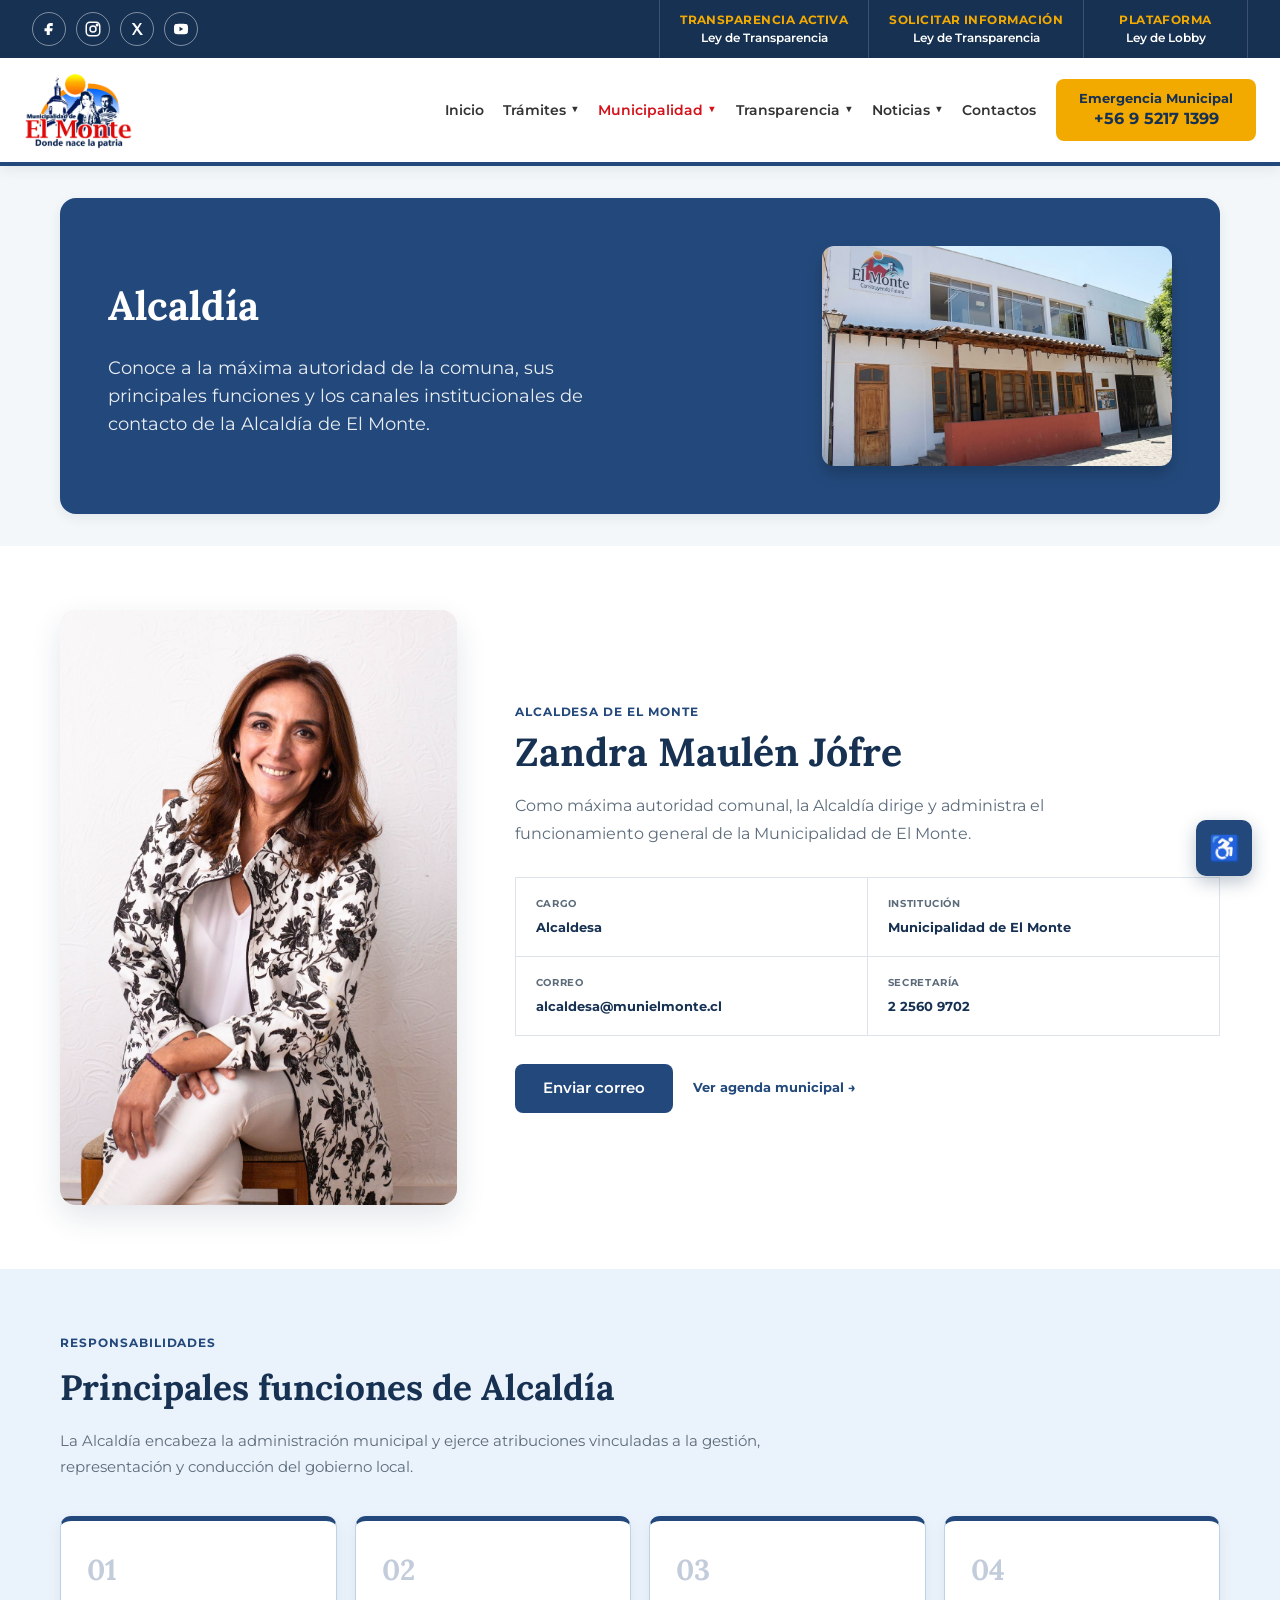
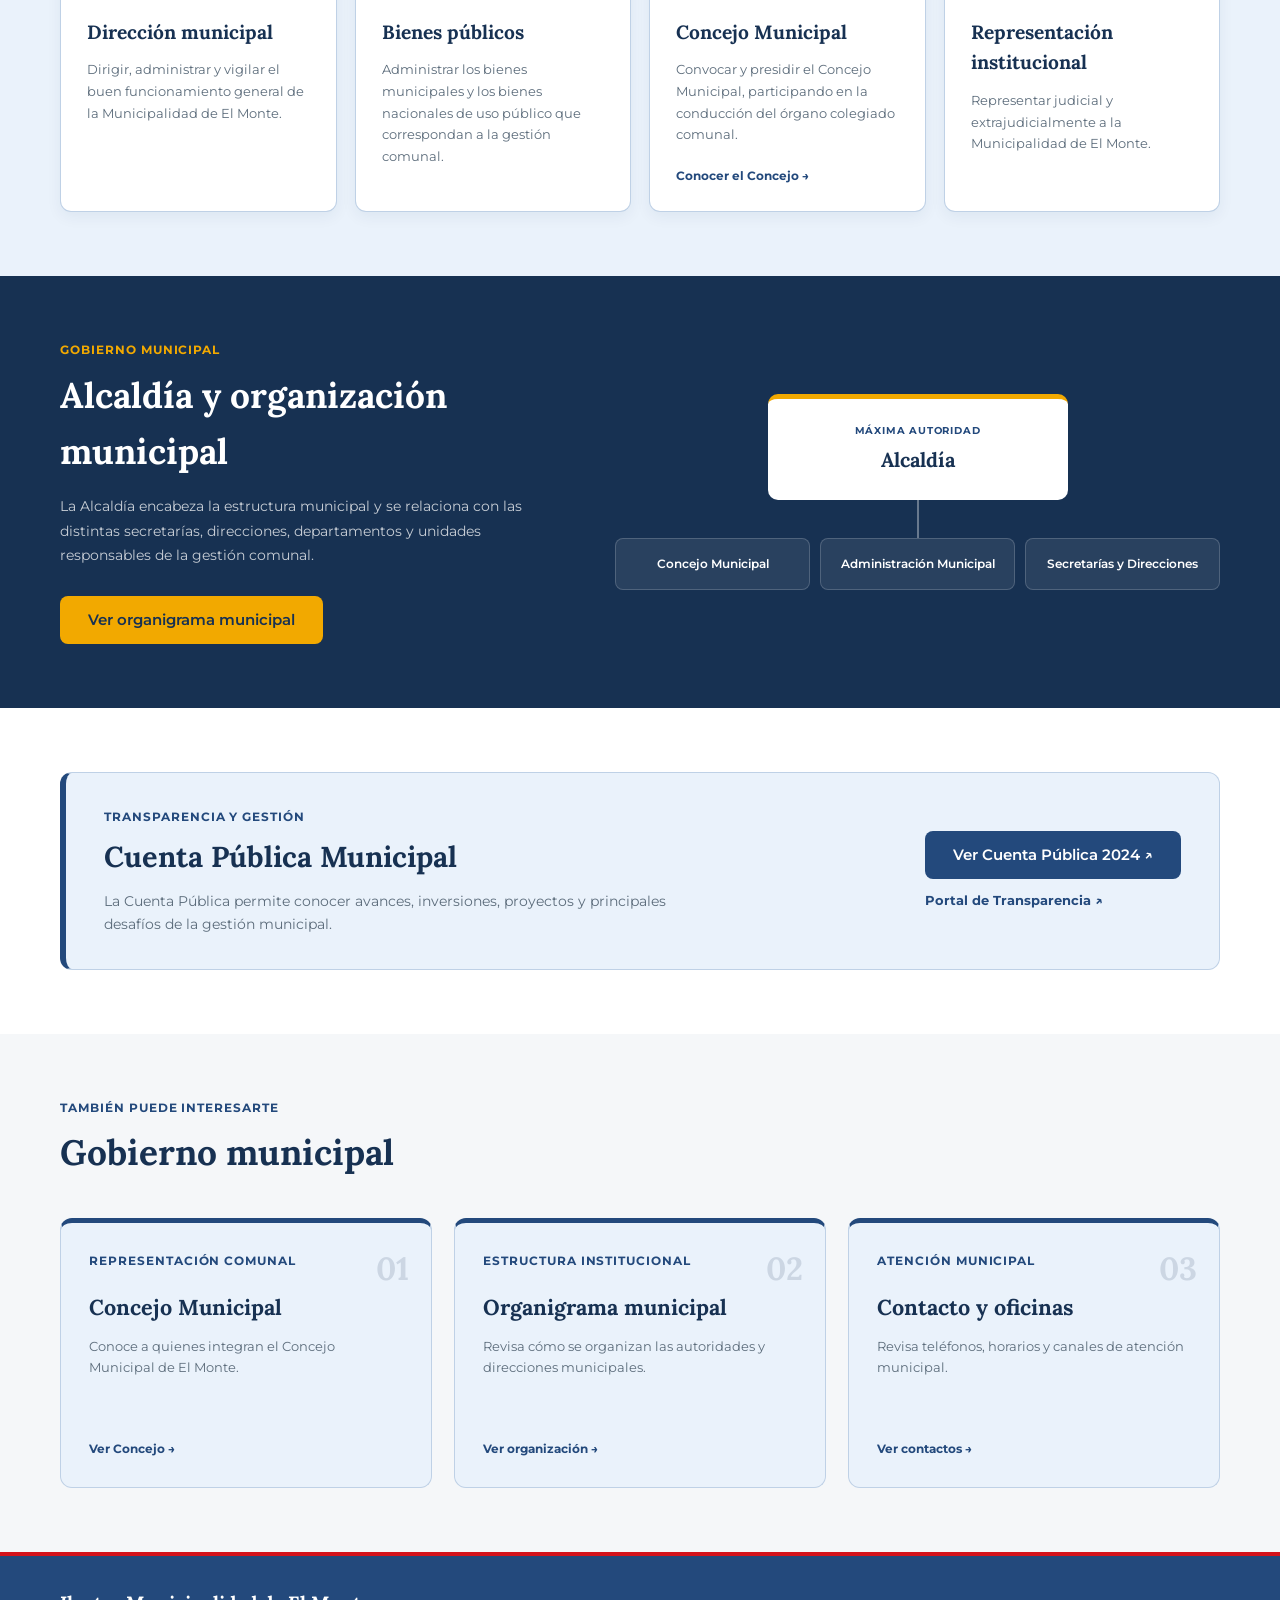
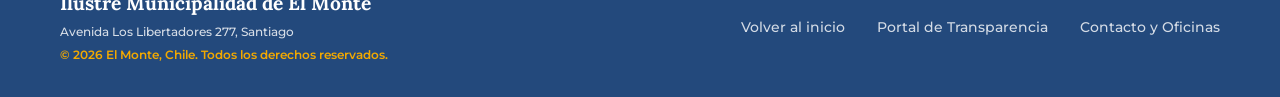
<file: alcaldia.html>
<!DOCTYPE html>
<html lang="es">

<head>

    <meta charset="UTF-8">

    <meta
        name="viewport"
        content="width=device-width, initial-scale=1.0">

    <title>
        Alcaldía | Municipalidad de El Monte
    </title>

    <!-- Favicon -->
    <link
        rel="icon"
        type="image/svg+xml"
        href="assets/logos/Municipalidad.ElMonte.svg">

    <!-- Google Fonts -->
    <link
        rel="preconnect"
        href="https://fonts.googleapis.com">

    <link
        rel="preconnect"
        href="https://fonts.gstatic.com"
        crossorigin>

    <link
        href="https://fonts.googleapis.com/css2?family=Lora:ital,wght@0,400;0,600;0,700;1,400&family=Montserrat:wght@400;500;600;700&display=swap"
        rel="stylesheet">


    <!-- Hoja de estilos compartida -->
    <link
        rel="stylesheet"
        href="style.css">

</head>

<body class="alcaldia-page responsive-nav-page">

    <!-- =========================================
         ACCESIBILIDAD
    ========================================== -->

    <aside
        class="accessibility-widget"
        aria-label="Herramientas de accesibilidad">

        <button
            type="button"
            class="accessibility-toggle"
            id="accessibility-toggle"
            aria-label="Abrir herramientas de accesibilidad"
            aria-expanded="false"
            aria-controls="accessibility-panel">

            <span aria-hidden="true">♿</span>

        </button>


        <div
            class="accessibility-panel"
            id="accessibility-panel"
            hidden>

            <div class="accessibility-panel-header">

                <span>
                    Accesibilidad
                </span>

                <button
                    type="button"
                    class="accessibility-close"
                    id="accessibility-close"
                    aria-label="Cerrar herramientas de accesibilidad">

                    ×

                </button>

            </div>


            <div class="accessibility-controls">

                <div class="accessibility-control-group">

                    <span class="accessibility-control-label">
                        Tamaño del texto
                    </span>

                    <div class="accessibility-text-buttons">

                        <button
                            type="button"
                            class="accessibility-action"
                            id="font-decrease"
                            aria-label="Disminuir tamaño del texto">

                            A−

                        </button>

                        <button
                            type="button"
                            class="accessibility-action"
                            id="font-reset"
                            aria-label="Restablecer tamaño del texto">

                            A

                        </button>

                        <button
                            type="button"
                            class="accessibility-action"
                            id="font-increase"
                            aria-label="Aumentar tamaño del texto">

                            A+

                        </button>

                    </div>

                </div>


                <button
                    type="button"
                    class="accessibility-option"
                    id="contrast-toggle"
                    aria-pressed="false">

                    <span aria-hidden="true">◐</span>
                    Alto contraste

                </button>


                <button
                    type="button"
                    class="accessibility-option"
                    id="links-toggle"
                    aria-pressed="false">

                    <span aria-hidden="true">Aa</span>
                    Subrayar enlaces

                </button>


                <button
                    type="button"
                    class="accessibility-reset"
                    id="accessibility-reset">

                    Restablecer ajustes

                </button>

            </div>

        </div>

    </aside>

    <!-- =========================================
         BARRA SUPERIOR
    ========================================== -->

    <div class="utility-bar">

        <div class="utility-bar-inner">

            <!-- Redes sociales -->
            <div
                class="social-links"
                aria-label="Redes sociales municipales">

                <!-- Facebook -->
                <a
                    href="https://www.facebook.com/MuniElMonte"
                    target="_blank"
                    rel="noopener noreferrer"
                    aria-label="Facebook de la Municipalidad de El Monte">

                    <svg
                        viewBox="0 0 24 24"
                        aria-hidden="true">

                        <path
                            d="M14 8h3V4h-3c-3 0-5 2-5 5v2H6v4h3v5h4v-5h3l1-4h-4V9c0-.7.3-1 1-1z"/>

                    </svg>

                </a>

                <!-- Instagram -->
                <a
                    href="https://www.instagram.com/muni_elmonte"
                    target="_blank"
                    rel="noopener noreferrer"
                    aria-label="Instagram de la Municipalidad de El Monte">

                    <svg
                        viewBox="0 0 24 24"
                        aria-hidden="true">

                        <rect
                            x="3"
                            y="3"
                            width="18"
                            height="18"
                            rx="5"/>

                        <circle
                            cx="12"
                            cy="12"
                            r="4"/>

                        <circle
                            cx="17.5"
                            cy="6.5"
                            r="1"/>

                    </svg>

                </a>

                <!-- X / Twitter -->
                <a
                    href="https://x.com/munielmonte"
                    target="_blank"
                    rel="noopener noreferrer"
                    aria-label="X de la Municipalidad de El Monte">

                    <svg
                        viewBox="0 0 24 24"
                        aria-hidden="true">

                        <path
                            d="M5 4l5.5 7.3L5.3 20H8l3.8-6.2L16.5 20H20l-6.2-8.2L18.5 4h-2.7l-3.3 5.3L8.5 4z"/>

                    </svg>

                </a>

                <!-- YouTube -->
                <a
                    href="https://www.youtube.com/@MunicipalidadDeElMonte"
                    target="_blank"
                    rel="noopener noreferrer"
                    aria-label="YouTube de la Municipalidad de El Monte">

                    <svg
                        viewBox="0 0 24 24"
                        aria-hidden="true">

                        <path
                            d="M21 7.5a3 3 0 0 0-2.1-2.1C17.1 5 12 5 12 5s-5.1 0-6.9.4A3 3 0 0 0 3 7.5C2.6 9.3 2.6 12 2.6 12s0 2.7.4 4.5a3 3 0 0 0 2.1 2.1c1.8.4 6.9.4 6.9.4s5.1 0 6.9-.4a3 3 0 0 0 2.1-2.1c.4-1.8.4-4.5.4-4.5s0-2.7-.4-4.5z"/>

                        <path
                            class="social-play"
                            d="M10 9l5 3-5 3z"/>

                    </svg>

                </a>

            </div>

            <!-- Accesos de transparencia -->
            <nav class="utility-links" aria-label="Accesos de transparencia">

                <a
                    href="https://www.portaltransparencia.cl/PortalPdT/directorio-de-organismos-regulados/?org=MU084"
                    target="_blank"
                    rel="noopener noreferrer">

                    <span>Transparencia Activa</span>
                    <small>Ley de Transparencia</small>

                </a>


                <a
                    href="https://www.portaltransparencia.cl/PortalPdT/web/guest/directorio-de-organismos-regulados?p_p_id=pdtorganismos_WAR_pdtorganismosportlet&orgcode=f3c0e3bf2ba13ee6ce7f537f50f5d09c"
                    target="_blank"
                    rel="noopener noreferrer">

                    <span>Solicitar Información</span>
                    <small>Ley de Transparencia</small>

                </a>


                <a
                    href="https://www.leylobby.gob.cl/solicitud/audiencia/492"
                    target="_blank"
                    rel="noopener noreferrer">
                    <span>Plataforma</span>
                    <small>Ley de Lobby</small>
                </a>

            </nav>

        </div>

    </div>

    <!-- =========================================
         HEADER
    ========================================== -->

    <header class="site-header">
        <div class="header-container">

            <div class="logo">
                <a href="index.html">

                    <img
                        src="assets/logos/Municipalidad.ElMonte.svg"
                        alt="Logo Municipalidad El Monte"
                        class="main-logo">

                </a>
            </div>

            <button
                type="button"
                class="mobile-menu-toggle"
                id="mobile-menu-toggle"
                aria-label="Abrir menú principal"
                aria-expanded="false"
                aria-controls="mobile-menu-panel">

                <span></span>
                <span></span>
                <span></span>

            </button>

            <div
                class="header-right"
                id="mobile-menu-panel">                <nav
                    class="main-nav"
                    aria-label="Navegación principal">

                    <ul>

                        <!-- Inicio -->
                        <li>

                            <a href="index.html">
                                Inicio
                            </a>

                        </li>


                        <!-- Trámites -->
                        <li class="nav-item-has-submenu">

                            <a href="tramites.html">

                                Trámites

                                <span
                                    class="nav-arrow"
                                    aria-hidden="true">

                                    ▼

                                </span>

                            </a>


                            <ul class="submenu">

                                <li>
                                    <a href="tramites.html">
                                        Todos los trámites
                                    </a>
                                </li>

                                <li>
                                    <a href="portal-pagos.html">
                                        Portal de pagos
                                    </a>
                                </li>

                                <li>
                                    <a href="documentos-permisos.html">
                                        Documentos, certificados y permisos
                                    </a>
                                </li>

                                <li>
                                    <a href="concursos-publicos.html">
                                        Concursos públicos
                                    </a>
                                </li>

                            </ul>

                        </li>


                        <!-- Municipalidad -->
                        <li class="nav-item-has-submenu">

                            <a
                                href="municipalidad.html"
                                class="active">

                                Municipalidad

                                <span
                                    class="nav-arrow"
                                    aria-hidden="true">

                                    ▼

                                </span>

                            </a>


                            <ul class="submenu">

                                <li>
                                    <a href="municipalidad.html">
                                        Nuestra Municipalidad
                                    </a>
                                </li>

                                <li>
                                    <a href="alcaldia.html">
                                        Alcaldía
                                    </a>
                                </li>

                                <li>
                                    <a href="concejo-municipal.html">
                                        Concejo Municipal
                                    </a>
                                </li>

                                <li>
                                    <a href="municipalidad.html#direcciones">
                                        Direcciones municipales
                                    </a>
                                </li>

                            </ul>

                        </li>


                        <!-- Transparencia -->
                        <li class="nav-item-has-submenu">

                            <a
                                href="https://www.portaltransparencia.cl/PortalPdT/directorio-de-organismos-regulados/?org=MU084"
                                target="_blank"
                                rel="noopener noreferrer">

                                Transparencia

                                <span
                                    class="nav-arrow"
                                    aria-hidden="true">

                                    ▼

                                </span>

                            </a>

                            <ul class="submenu">

                                <li>

                                    <a
                                        href="https://www.portaltransparencia.cl/PortalPdT/directorio-de-organismos-regulados/?org=MU084"
                                        target="_blank"
                                        rel="noopener noreferrer">

                                        Transparencia Activa

                                    </a>

                                </li>


                                <li>

                                    <a
                                        href="https://www.portaltransparencia.cl/PortalPdT/web/guest/directorio-de-organismos-regulados?p_p_id=pdtorganismos_WAR_pdtorganismosportlet&orgcode=f3c0e3bf2ba13ee6ce7f537f50f5d09c"
                                        target="_blank"
                                        rel="noopener noreferrer">

                                        Solicitar información

                                    </a>

                                </li>


                                <li>

                                    <a
                                        href="https://www.leylobby.gob.cl/solicitud/audiencia/492"
                                        target="_blank"
                                        rel="noopener noreferrer">
                                        Ley de Lobby
                                    </a>

                                </li>

                            </ul>

                        </li>


                        <!-- Noticias -->
                        <li class="nav-item-has-submenu">

                            <a href="noticias.html">

                                Noticias

                                <span
                                    class="nav-arrow"
                                    aria-hidden="true">

                                    ▼

                                </span>

                            </a>


                            <ul class="submenu">

                                                                <li>
                                    <a href="noticias.html">
                                        Inicio de noticias
                                    </a>
                                </li>

<li>
                                    <a href="noticias.html?panel=todas">
                                        Todas las noticias
                                    </a>
                                </li>

                                <li>
                                    <a href="agenda-comunal.html">
                                        Agenda comunal
                                    </a>
                                </li>

                                <li>
                                    <a href="comunicados.html">
                                        Comunicados
                                    </a>
                                </li>

                            </ul>

                        </li>


                        <!-- Contactos -->
                        <li>

                            <a href="contactos.html">
                                Contactos
                            </a>

                        </li>

                    </ul>

                </nav>


                <a
                    href="tel:+56952171399"
                    class="emergency-btn">

                    <span>
                        Emergencia Municipal
                    </span>

                    <strong>
                        +56 9 5217 1399
                    </strong>

                </a>

            </div>

        </div>

    </header>

    <!-- =========================================
         CONTENIDO
    ========================================== -->

    <main>

        <!-- =========================================
            HERO ALCALDÍA
        ========================================== -->

        <section class="page-hero">

            <div class="container">

                <div class="page-hero-content">

                    <div class="page-hero-text">

                        <h1>
                            Alcaldía
                        </h1>

                        <p>
                            Conoce a la máxima autoridad de la comuna,
                            sus principales funciones y los canales
                            institucionales de contacto de la Alcaldía
                            de El Monte.
                        </p>

                    </div>


                    <div class="page-hero-image">

                        <img
                            src="assets/MunicipalidadElMonte.FF-PB.DdeC26.jpeg"
                            alt="Edificio de la Municipalidad de El Monte">

                    </div>

                </div>

            </div>

        </section>

        <!-- =========================================
            PERFIL DE LA ALCALDESA
        ========================================== -->

        <section
            class="alcaldia-profile"
            id="alcaldesa">

            <div class="container">


                <div class="alcaldia-profile-grid">


                    <!-- Fotografía -->
                    <div class="alcaldia-profile-image">

                        <img
                            src="assets/Autoridades/Alcaldesa-Zandra-Maulen-Jofre.jpg"
                            alt="Zandra Maulén Jófre, alcaldesa de El Monte">

                    </div>


                    <!-- Información -->
                    <div class="alcaldia-profile-content">

                        <span class="section-kicker">
                            ALCALDESA DE EL MONTE
                        </span>

                        <h2>
                            Zandra Maulén Jófre
                        </h2>

                        <p class="alcaldia-profile-intro">
                            Como máxima autoridad comunal,
                            la Alcaldía dirige y administra
                            el funcionamiento general de la Municipalidad
                            de El Monte.
                        </p>


                        <div class="alcaldia-profile-meta">


                            <div class="alcaldia-meta-item">

                                <span>
                                    Cargo
                                </span>

                                <strong>
                                    Alcaldesa
                                </strong>

                            </div>


                            <div class="alcaldia-meta-item">

                                <span>
                                    Institución
                                </span>

                                <strong>
                                    Municipalidad de El Monte
                                </strong>

                            </div>


                            <div class="alcaldia-meta-item">

                                <span>
                                    Correo
                                </span>

                                <a href="mailto:alcaldesa@munielmonte.cl">
                                    alcaldesa@munielmonte.cl
                                </a>

                            </div>


                            <div class="alcaldia-meta-item">

                                <span>
                                    Secretaría
                                </span>

                                <a href="tel:+56225609702">
                                    2 2560 9702
                                </a>

                            </div>


                        </div>


                        <div class="alcaldia-profile-actions">

                            <a
                                href="mailto:alcaldesa@munielmonte.cl"
                                class="btn btn-primary">

                                Enviar correo

                            </a>

                            <a
                                href="contactos.html#panel-telefonos"
                                class="alcaldia-inline-link">

                                Ver agenda municipal →

                            </a>

                        </div>

                    </div>


                </div>

            </div>

        </section>

        <!-- =========================================
            FUNCIONES
        ========================================== -->

        <section
            class="alcaldia-functions"
            id="funciones">

            <div class="container">


                <div class="alcaldia-section-heading">

                    <span class="section-kicker">
                        RESPONSABILIDADES
                    </span>

                    <h2>
                        Principales funciones de Alcaldía
                    </h2>

                    <p>
                        La Alcaldía encabeza la administración municipal
                        y ejerce atribuciones vinculadas a la gestión,
                        representación y conducción del gobierno local.
                    </p>

                </div>


                <div class="alcaldia-functions-grid">


                    <!-- 01 -->
                    <article class="alcaldia-function-card">

                        <span class="alcaldia-function-number">
                            01
                        </span>

                        <h3>
                            Dirección municipal
                        </h3>

                        <p>
                            Dirigir, administrar y vigilar
                            el buen funcionamiento general
                            de la Municipalidad de El Monte.
                        </p>

                    </article>


                    <!-- 02 -->
                    <article class="alcaldia-function-card">

                        <span class="alcaldia-function-number">
                            02
                        </span>

                        <h3>
                            Bienes públicos
                        </h3>

                        <p>
                            Administrar los bienes municipales
                            y los bienes nacionales de uso público
                            que correspondan a la gestión comunal.
                        </p>

                    </article>


                    <!-- 03 -->
                    <article class="alcaldia-function-card">

                        <span class="alcaldia-function-number">
                            03
                        </span>

                        <h3>
                            Concejo Municipal
                        </h3>

                        <p>
                            Convocar y presidir el Concejo Municipal,
                            participando en la conducción
                            del órgano colegiado comunal.
                        </p>

                        <a
                            href="concejo-municipal.html"
                            class="alcaldia-card-link">

                            Conocer el Concejo →

                        </a>

                    </article>


                    <!-- 04 -->
                    <article class="alcaldia-function-card">

                        <span class="alcaldia-function-number">
                            04
                        </span>

                        <h3>
                            Representación institucional
                        </h3>

                        <p>
                            Representar judicial
                            y extrajudicialmente
                            a la Municipalidad de El Monte.
                        </p>

                    </article>


                </div>

            </div>

        </section>

        <!-- =========================================
            RELACIÓN CON LA ORGANIZACIÓN MUNICIPAL
        ========================================== -->

        <section class="alcaldia-organization">

            <div class="container">


                <div class="alcaldia-organization-layout">


                    <div class="alcaldia-organization-copy">

                        <span class="section-kicker-accent">
                            GOBIERNO MUNICIPAL
                        </span>

                        <h2>
                            Alcaldía y organización municipal
                        </h2>

                        <p>
                            La Alcaldía encabeza la estructura municipal
                            y se relaciona con las distintas secretarías,
                            direcciones, departamentos y unidades
                            responsables de la gestión comunal.
                        </p>

                        <a
                            href="municipalidad.html#organizacion"
                            class="btn btn-accent">

                            Ver organigrama municipal

                        </a>

                    </div>


                    <div class="alcaldia-organization-diagram">

                        <div class="alcaldia-org-main">

                            <span>
                                MÁXIMA AUTORIDAD
                            </span>

                            <strong>
                                Alcaldía
                            </strong>

                        </div>


                        <div
                            class="alcaldia-org-line"
                            aria-hidden="true">
                        </div>


                        <div class="alcaldia-org-secondary">

                            <span>
                                Concejo Municipal
                            </span>

                            <span>
                                Administración Municipal
                            </span>

                            <span>
                                Secretarías y Direcciones
                            </span>

                        </div>

                    </div>


                </div>

            </div>

        </section>

        <!-- =========================================
            GESTIÓN Y RENDICIÓN DE CUENTAS
        ========================================== -->

        <section class="alcaldia-accountability">

            <div class="container">


                <div class="alcaldia-accountability-card">


                    <div>

                        <span class="section-kicker">
                            TRANSPARENCIA Y GESTIÓN
                        </span>

                        <h2>
                            Cuenta Pública Municipal
                        </h2>

                        <p>
                            La Cuenta Pública permite conocer
                            avances, inversiones, proyectos
                            y principales desafíos de la gestión municipal.
                        </p>

                    </div>


                    <div class="alcaldia-accountability-actions">

                        <a
                            href="https://www.munielmonte.cl/files/CUENTA%20PUBLICA%202024.pdf"
                            target="_blank"
                            rel="noopener noreferrer"
                            class="btn btn-primary">

                            Ver Cuenta Pública 2024 ↗

                        </a>

                        <a
                            href="https://www.portaltransparencia.cl/PortalPdT/directorio-de-organismos-regulados/?org=MU084"
                            target="_blank"
                            rel="noopener noreferrer"
                            class="alcaldia-inline-link">

                            Portal de Transparencia ↗

                        </a>

                    </div>


                </div>

            </div>

        </section>

        <!-- =========================================
            ACCESOS RELACIONADOS
        ========================================== -->

        <section class="alcaldia-related">

            <div class="container">


                <div class="alcaldia-section-heading">

                    <span class="section-kicker">
                        TAMBIÉN PUEDE INTERESARTE
                    </span>

                    <h2>
                        Gobierno municipal
                    </h2>

                </div>


                <div class="alcaldia-related-grid">


                    <a
                        href="concejo-municipal.html"
                        class="alcaldia-related-card">

                        <span class="alcaldia-related-number">
                            01
                        </span>

                        <span class="card-kicker">
                            REPRESENTACIÓN COMUNAL
                        </span>

                        <h3>
                            Concejo Municipal
                        </h3>

                        <p>
                            Conoce a quienes integran
                            el Concejo Municipal de El Monte.
                        </p>

                        <strong>
                            Ver Concejo →
                        </strong>

                    </a>


                    <a
                        href="municipalidad.html#organizacion"
                        class="alcaldia-related-card">

                        <span class="alcaldia-related-number">
                            02
                        </span>

                        <span class="card-kicker">
                            ESTRUCTURA INSTITUCIONAL
                        </span>

                        <h3>
                            Organigrama municipal
                        </h3>

                        <p>
                            Revisa cómo se organizan
                            las autoridades y direcciones municipales.
                        </p>

                        <strong>
                            Ver organización →
                        </strong>

                    </a>


                    <a
                        href="contactos.html#panel-contacto"
                        class="alcaldia-related-card">

                        <span class="alcaldia-related-number">
                            03
                        </span>

                        <span class="card-kicker">
                            ATENCIÓN MUNICIPAL
                        </span>

                        <h3>
                            Contacto y oficinas
                        </h3>

                        <p>
                            Revisa teléfonos, horarios
                            y canales de atención municipal.
                        </p>

                        <strong>
                            Ver contactos →
                        </strong>

                    </a>


                </div>

            </div>

        </section>

    </main>

    <!-- =========================================
         FOOTER
    ========================================== -->

    <footer class="site-footer">

        <div class="container footer-container">


            <div class="footer-brand">

                <h5>
                    Ilustre Municipalidad de El Monte
                </h5>

                <p class="footer-address">
                    Avenida Los Libertadores 277, Santiago
                </p>

                <p class="footer-copy">
                    © 2026 El Monte, Chile.
                    Todos los derechos reservados.
                </p>

            </div>


            <nav
                class="footer-nav"
                aria-label="Navegación del pie de página">

                <ul>

                    <li>
                        <a href="index.html">
                            Volver al inicio
                        </a>
                    </li>

                    <li>

                        <a
                            href="https://www.portaltransparencia.cl/PortalPdT/directorio-de-organismos-regulados/?org=MU084"
                            target="_blank"
                            rel="noopener noreferrer">

                            Portal de Transparencia

                        </a>

                    </li>

                    <li>
                        <a href="contactos.html">
                            Contacto y Oficinas
                        </a>
                    </li>

                </ul>

            </nav>


        </div>

    </footer>

    <!-- JavaScript compartido -->
    <script src="script.js"></script>

</body>
</html>
</file>
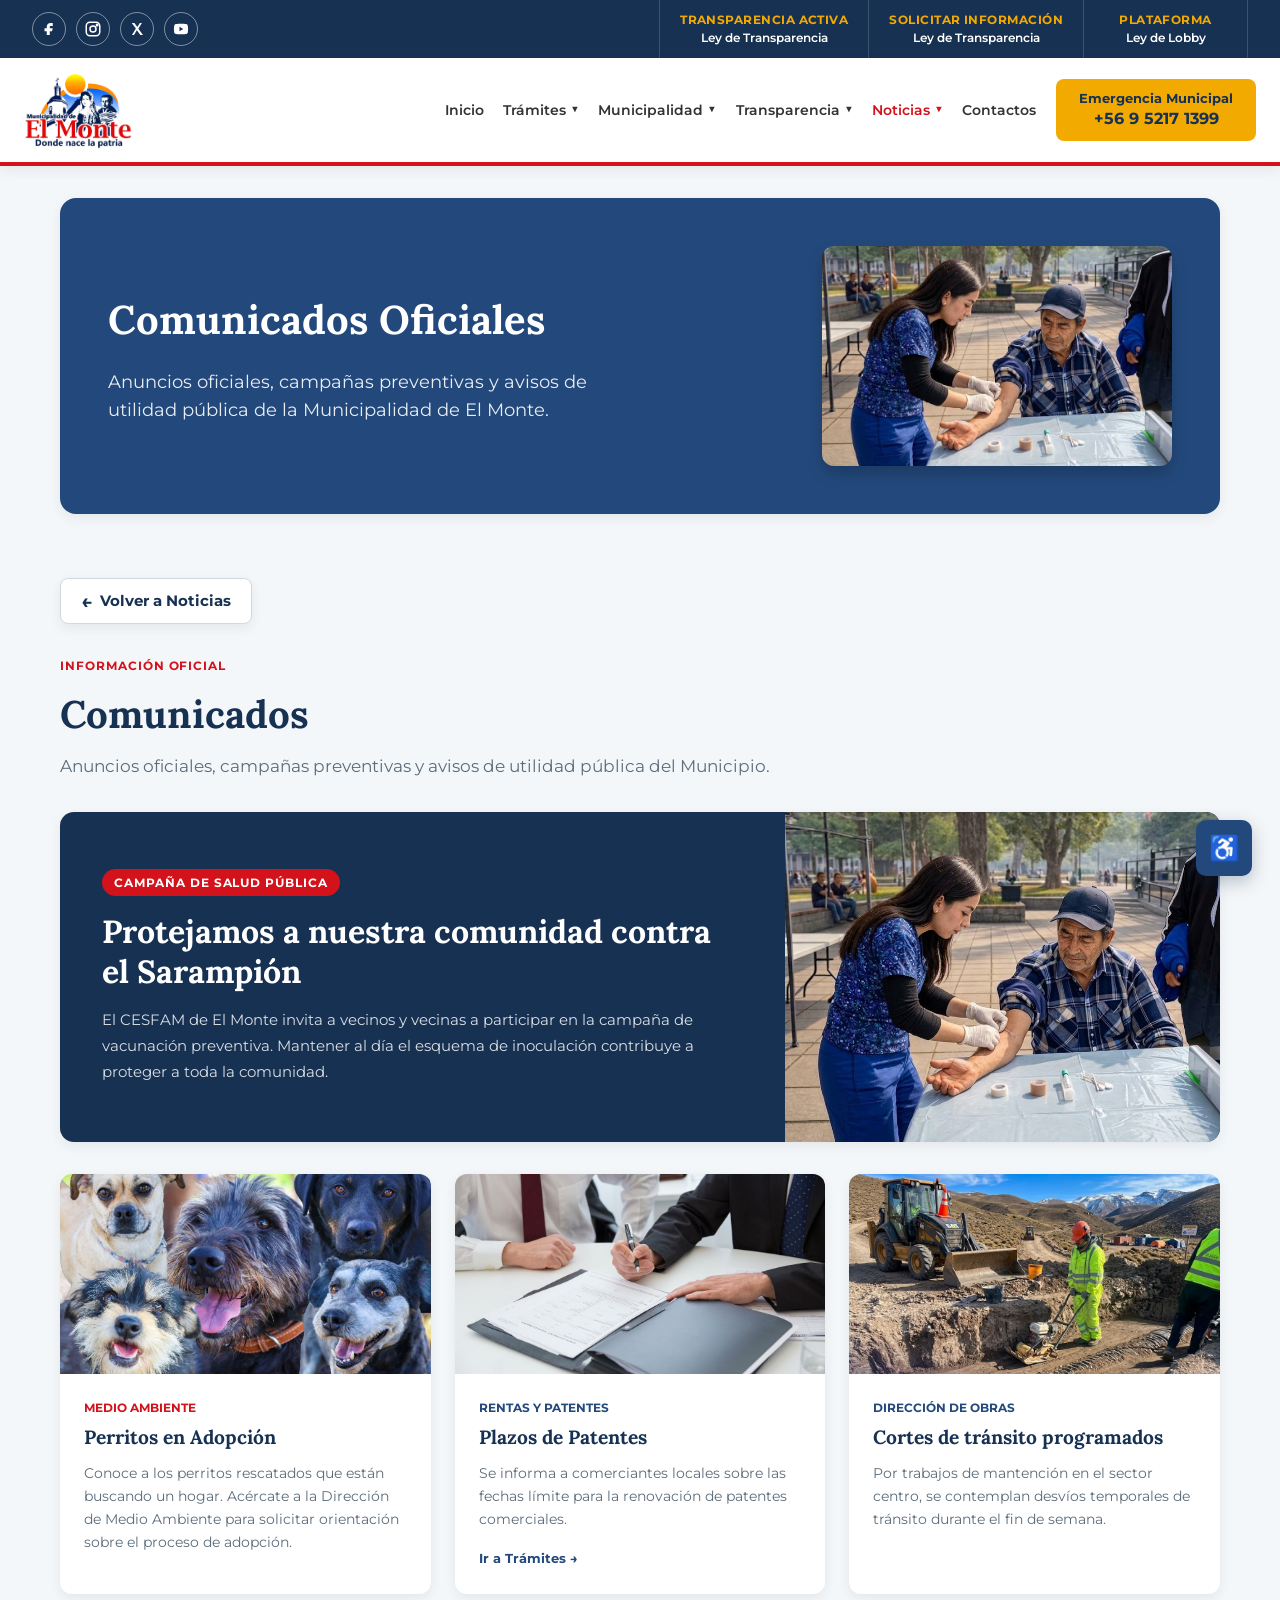
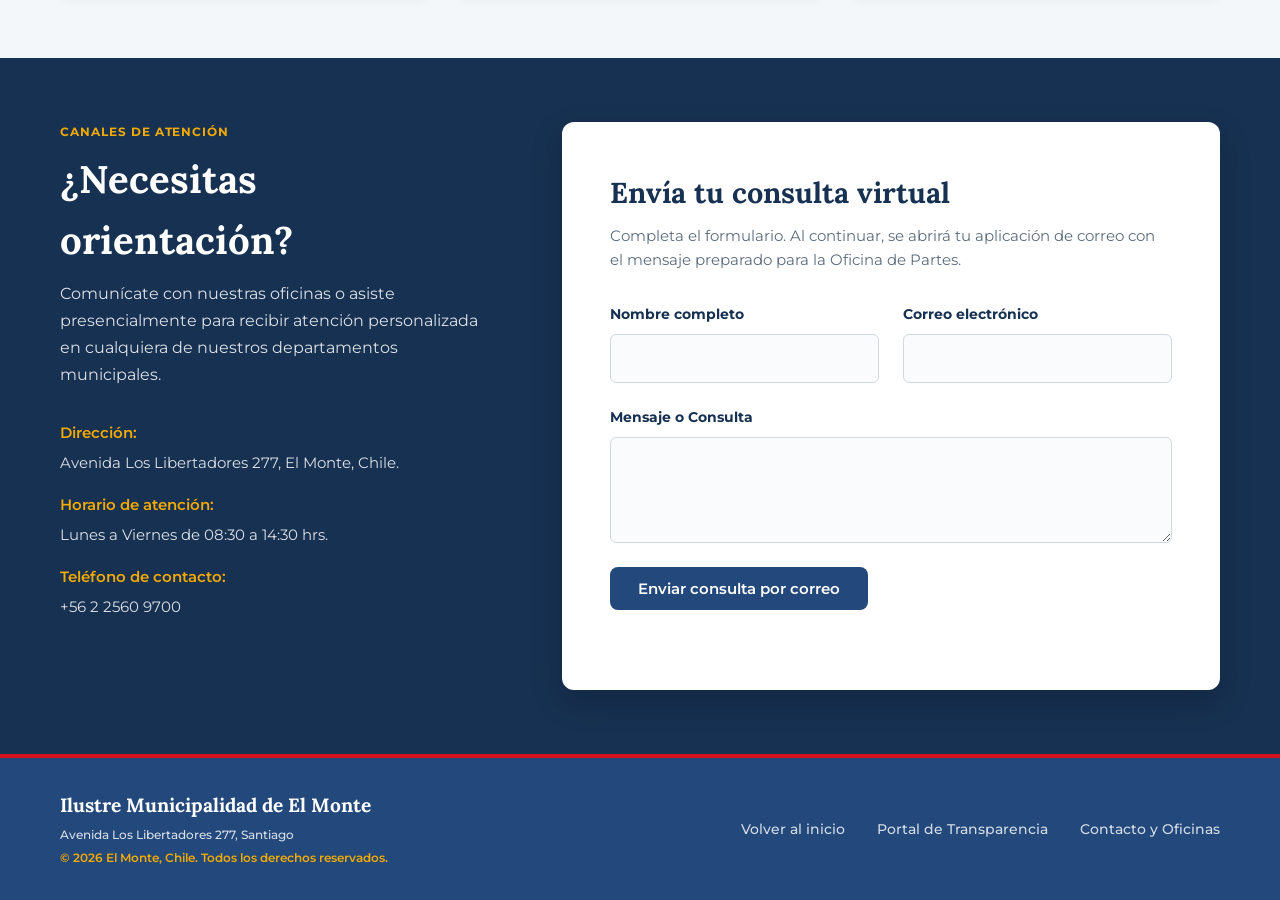
<file: comunicados.html>
<!DOCTYPE html>
<html lang="es">
<head>
    <meta charset="UTF-8">
    <meta name="viewport" content="width=device-width, initial-scale=1.0">
    
    <title>Comunicados - Municipalidad El Monte</title>

        <!-- Favicon -->
    <link
        rel="icon"
        type="image/svg+xml"
        href="assets/logos/Municipalidad.ElMonte.svg">

    <!-- Fuentes de Google Fonts -->
    <link rel="preconnect" href="https://fonts.googleapis.com">
    <link rel="preconnect" href="https://fonts.gstatic.com" crossorigin>
    <link href="https://fonts.googleapis.com/css2?family=Lora:ital,wght@0,400;0,600;0,700;1,400&family=Montserrat:wght@400;500;600;700&display=swap" rel="stylesheet">

    <!-- Hoja de estilos única (la misma del index) -->
    <link rel="stylesheet" href="style.css">
</head>

<body class="comunicados-page news-subpage responsive-nav-page">
    <!-- Barra flotante de accesibilidad -->
    <aside class="accessibility-widget" aria-label="Herramientas de accesibilidad">

        <!-- Botón principal -->
        <button
            type="button"
            class="accessibility-toggle"
            id="accessibility-toggle"
            aria-label="Abrir herramientas de accesibilidad"
            aria-expanded="false"
            aria-controls="accessibility-panel">
            <span aria-hidden="true">♿</span>
        </button>

        <!-- Panel de herramientas -->
        <div
            class="accessibility-panel"
            id="accessibility-panel"
            hidden>

            <div class="accessibility-panel-header">
                <span>Accesibilidad</span>

                <button
                    type="button"
                    class="accessibility-close"
                    id="accessibility-close"
                    aria-label="Cerrar herramientas de accesibilidad">
                    ×
                </button>
            </div>

            <div class="accessibility-controls">

                <!-- Tamaño de texto -->
                <div class="accessibility-control-group">

                    <span class="accessibility-control-label">
                        Tamaño del texto
                    </span>

                    <div class="accessibility-text-buttons">

                        <button
                            type="button"
                            class="accessibility-action"
                            id="font-decrease"
                            aria-label="Disminuir tamaño del texto">
                            A−
                        </button>

                        <button
                            type="button"
                            class="accessibility-action"
                            id="font-reset"
                            aria-label="Restablecer tamaño del texto">
                            A
                        </button>

                        <button
                            type="button"
                            class="accessibility-action"
                            id="font-increase"
                            aria-label="Aumentar tamaño del texto">
                            A+
                        </button>

                    </div>

                </div>

                <!-- Alto contraste -->
                <button
                    type="button"
                    class="accessibility-option"
                    id="contrast-toggle"
                    aria-pressed="false">

                    <span aria-hidden="true">◐</span>
                    Alto contraste
                </button>

                <!-- Subrayar enlaces -->
                <button
                    type="button"
                    class="accessibility-option"
                    id="links-toggle"
                    aria-pressed="false">

                    <span aria-hidden="true">Aa</span>
                    Subrayar enlaces
                </button>

                <!-- Restablecer -->
                <button
                    type="button"
                    class="accessibility-reset"
                    id="accessibility-reset">
                    Restablecer ajustes
                </button>

            </div>
        </div>

    </aside>

    <!-- =========================================
        BARRA SUPERIOR DE SERVICIOS
    ========================================= -->

    <div class="utility-bar">

        <div class="utility-bar-inner">

            <!-- Redes sociales -->
            <div
                class="social-links"
                aria-label="Redes sociales municipales">

                <!-- Facebook -->
                <a
                    href="https://www.facebook.com/MuniElMonte"
                    target="_blank"
                    rel="noopener noreferrer"
                    aria-label="Facebook de la Municipalidad de El Monte">

                    <svg
                        viewBox="0 0 24 24"
                        aria-hidden="true">

                        <path
                            d="M14 8h3V4h-3c-3 0-5 2-5 5v2H6v4h3v5h4v-5h3l1-4h-4V9c0-.7.3-1 1-1z"/>

                    </svg>

                </a>

                <!-- Instagram -->
                <a
                    href="https://www.instagram.com/muni_elmonte"
                    target="_blank"
                    rel="noopener noreferrer"
                    aria-label="Instagram de la Municipalidad de El Monte">

                    <svg
                        viewBox="0 0 24 24"
                        aria-hidden="true">

                        <rect
                            x="3"
                            y="3"
                            width="18"
                            height="18"
                            rx="5"/>

                        <circle
                            cx="12"
                            cy="12"
                            r="4"/>

                        <circle
                            cx="17.5"
                            cy="6.5"
                            r="1"/>

                    </svg>

                </a>

                <!-- X / Twitter -->
                <a
                    href="https://x.com/munielmonte"
                    target="_blank"
                    rel="noopener noreferrer"
                    aria-label="X de la Municipalidad de El Monte">

                    <svg
                        viewBox="0 0 24 24"
                        aria-hidden="true">

                        <path
                            d="M5 4l5.5 7.3L5.3 20H8l3.8-6.2L16.5 20H20l-6.2-8.2L18.5 4h-2.7l-3.3 5.3L8.5 4z"/>

                    </svg>

                </a>

                <!-- YouTube -->
                <a
                    href="https://www.youtube.com/@MunicipalidadDeElMonte"
                    target="_blank"
                    rel="noopener noreferrer"
                    aria-label="YouTube de la Municipalidad de El Monte">

                    <svg
                        viewBox="0 0 24 24"
                        aria-hidden="true">

                        <path
                            d="M21 7.5a3 3 0 0 0-2.1-2.1C17.1 5 12 5 12 5s-5.1 0-6.9.4A3 3 0 0 0 3 7.5C2.6 9.3 2.6 12 2.6 12s0 2.7.4 4.5a3 3 0 0 0 2.1 2.1c1.8.4 6.9.4 6.9.4s5.1 0 6.9-.4a3 3 0 0 0 2.1-2.1c.4-1.8.4-4.5.4-4.5s0-2.7-.4-4.5z"/>

                        <path
                            class="social-play"
                            d="M10 9l5 3-5 3z"/>

                    </svg>

                </a>

            </div>

            <!-- Accesos de transparencia -->
            <nav class="utility-links" aria-label="Accesos de transparencia">

                <a
                    href="https://www.portaltransparencia.cl/PortalPdT/directorio-de-organismos-regulados/?org=MU084"
                    target="_blank"
                    rel="noopener noreferrer">

                    <span>Transparencia Activa</span>
                    <small>Ley de Transparencia</small>

                </a>


                <a
                    href="https://www.portaltransparencia.cl/PortalPdT/web/guest/directorio-de-organismos-regulados?p_p_id=pdtorganismos_WAR_pdtorganismosportlet&orgcode=f3c0e3bf2ba13ee6ce7f537f50f5d09c"
                    target="_blank"
                    rel="noopener noreferrer">

                    <span>Solicitar Información</span>
                    <small>Ley de Transparencia</small>

                </a>


                <a
                    href="https://www.leylobby.gob.cl/solicitud/audiencia/492"
                    target="_blank"
                    rel="noopener noreferrer">
                    <span>Plataforma</span>
                    <small>Ley de Lobby</small>
                </a>

            </nav>

        </div>

    </div>

    <!-- =========================================
        ENCABEZADO Y NAVEGACIÓN PRINCIPAL
    ========================================= -->
    
    <header class="site-header">

        <div class="header-container">

            <!-- Logo -->
            <div class="logo">
                <a href="index.html">
                    <img
                        src="assets/logos/Municipalidad.ElMonte.svg"
                        alt="Logo Municipalidad El Monte - Donde nace la patria"
                        class="main-logo">
                </a>
            </div>

            <button
                type="button"
                class="mobile-menu-toggle"
                id="mobile-menu-toggle"
                aria-label="Abrir menú principal"
                aria-expanded="false"
                aria-controls="mobile-menu-panel">

                <span></span>
                <span></span>
                <span></span>

            </button>

            <div
                class="header-right"
                id="mobile-menu-panel">
                <nav class="main-nav" aria-label="Navegación principal">

                    <ul>

                        <!-- Inicio -->
                        <li>
                            <a href="index.html">
                                Inicio
                            </a>
                        </li>


                        <!-- Trámites -->
                        <li class="nav-item-has-submenu">

                            <a href="tramites.html">
                                Trámites
                                <span class="nav-arrow" aria-hidden="true">▼</span>
                            </a>

                            <ul class="submenu">

                                <li>
                                    <a href="tramites.html">
                                        Todos los trámites
                                    </a>
                                </li>

                                <li>
                                    <a href="portal-pagos.html">
                                        Portal de pagos
                                    </a>
                                </li>

                                <li>
                                    <a href="documentos-permisos.html">
                                        Documentos, certificados y permisos
                                    </a>
                                </li>

                                <li>
                                    <a href="concursos-publicos.html">
                                        Concursos públicos
                                    </a>
                                </li>

                            </ul>

                        </li>


                        <!-- Municipalidad -->
                        <li class="nav-item-has-submenu">

                            <a href="municipalidad.html">
                                Municipalidad
                                <span class="nav-arrow" aria-hidden="true">▼</span>
                            </a>

                            <ul class="submenu">

                                <li>
                                    <a href="municipalidad.html">
                                        Nuestra Municipalidad
                                    </a>
                                </li>

                                <li>
                                    <a href="alcaldia.html">
                                        Alcaldía
                                    </a>
                                </li>

                                <li>
                                    <a href="concejo-municipal.html">
                                        Concejo Municipal
                                    </a>
                                </li>

                                <li>
                                    <a href="municipalidad.html#direcciones">
                                        Direcciones municipales
                                    </a>
                                </li>

                            </ul>

                        </li>


                        <!-- Transparencia -->
                        <li class="nav-item-has-submenu">

                            <a
                                href="https://www.portaltransparencia.cl/PortalPdT/directorio-de-organismos-regulados/?org=MU084"
                                target="_blank"
                                rel="noopener noreferrer">

                                Transparencia
                                <span class="nav-arrow" aria-hidden="true">▼</span>

                            </a>

                            <ul class="submenu">

                                <li>
                                    <a
                                        href="https://www.portaltransparencia.cl/PortalPdT/directorio-de-organismos-regulados/?org=MU084"
                                        target="_blank"
                                        rel="noopener noreferrer">

                                        Transparencia Activa

                                    </a>
                                </li>

                                <li>
                                    <a
                                        href="https://www.portaltransparencia.cl/PortalPdT/web/guest/directorio-de-organismos-regulados?p_p_id=pdtorganismos_WAR_pdtorganismosportlet&orgcode=f3c0e3bf2ba13ee6ce7f537f50f5d09c"
                                        target="_blank"
                                        rel="noopener noreferrer">

                                        Solicitar información

                                    </a>
                                </li>

                                <li>
                                    <a
                                        href="https://www.leylobby.gob.cl/solicitud/audiencia/492"
                                        target="_blank"
                                        rel="noopener noreferrer">
                                        Ley de Lobby
                                    </a>
                                </li>

                            </ul>

                        </li>


                        <!-- Noticias -->
                        <li class="nav-item-has-submenu">

                            <a
                                href="noticias.html"
                                class="active nav-noticias-link">

                                Noticias
                                <span class="nav-arrow" aria-hidden="true">▼</span>

                            </a>

                            <ul class="submenu">

                                                                <li>
                                    <a href="noticias.html">
                                        Inicio de noticias
                                    </a>
                                </li>

<li>
                                    <a
                                        href="noticias.html?panel=todas"
                                        class="nav-noticias-link">

                                        Todas las noticias

                                    </a>
                                </li>

                                <li>
                                    <a
                                        href="agenda-comunal.html"
                                        class="nav-noticias-link">

                                        Agenda comunal

                                    </a>
                                </li>

                                <li>
                                    <a
                                        href="comunicados.html"
                                        class="active nav-noticias-link">

                                        Comunicados

                                    </a>
                                </li>

                            </ul>

                        </li>


                        <!-- Contactos -->
                        <li>
                            <a href="contactos.html">
                                Contactos
                            </a>
                        </li>

                    </ul>

                </nav>

                <!-- Emergencia -->
                <a
                    href="tel:+56952171399"
                    class="emergency-btn">

                    <span>Emergencia Municipal</span>
                    <strong>+56 9 5217 1399</strong>

                </a>

            </div>

        </div>

    </header>

    <main class="page-noticias">

        <!-- =========================================
             HERO INTERNO · COMUNICADOS
        ========================================== -->

        <section class="page-hero">

            <div class="container">

                <div class="page-hero-content">

                    <div class="page-hero-text">

                        <h1>Comunicados Oficiales</h1>

                        <p>
                            Anuncios oficiales, campañas preventivas y avisos de utilidad
                            pública de la Municipalidad de El Monte.
                        </p>

                    </div>

                    <div class="page-hero-image">

                        <img
                            src="assets/Comunicado-Vacunacion-Banner.jpg"
                            alt="Campaña municipal de vacunación preventiva">

                    </div>

                </div>

            </div>

        </section>

        <!-- =========================================
             COMUNICADOS OFICIALES
        ========================================== -->

        <section class="news-section news-subpage-section">

            <div class="container">

                <a
                    href="noticias.html"
                    class="btn-volver">

                    <span aria-hidden="true">←</span>
                    Volver a Noticias

                </a>

                <div class="news-subpage-heading">

                    <span class="section-kicker-red">
                        INFORMACIÓN OFICIAL
                    </span>

                    <h2 class="section-title">
                        Comunicados
                    </h2>

                    <p class="section-desc">
                        Anuncios oficiales, campañas preventivas
                        y avisos de utilidad pública del Municipio.
                    </p>

                </div>

                <article class="comunicado-featured">

                    <div class="comunicado-featured-content">

                        <span class="badge-red">
                            CAMPAÑA DE SALUD PÚBLICA
                        </span>

                        <h3>
                            Protejamos a nuestra comunidad contra el Sarampión
                        </h3>

                        <p>
                            El CESFAM de El Monte invita a vecinos y vecinas
                            a participar en la campaña de vacunación preventiva.
                            Mantener al día el esquema de inoculación contribuye
                            a proteger a toda la comunidad.
                        </p>

                    </div>

                    <div class="comunicado-featured-image">

                        <img
                            src="assets/Comunicado-Vacunacion-Banner.jpg"
                            alt="Campaña de vacunación contra el Sarampión">

                    </div>

                </article>

                <div class="comunicados-grid">

                    <article class="news-card comunicado-card">

                        <img
                            src="assets/Comunicado-Adopcion.jpg"
                            alt="Perritos en adopción"
                            class="news-img">

                        <div class="news-content">

                            <span class="news-kicker news-kicker-red">
                                Medio Ambiente
                            </span>

                            <h3 class="news-title-small">
                                Perritos en Adopción
                            </h3>

                            <p class="news-excerpt-small">
                                Conoce a los perritos rescatados que están buscando
                                un hogar. Acércate a la Dirección de Medio Ambiente
                                para solicitar orientación sobre el proceso de adopción.
                            </p>

                        </div>

                    </article>

                    <article class="news-card comunicado-card">

                        <img
                            src="assets/Comunicado-Patentes.jpg"
                            alt="Información sobre plazos de patentes"
                            class="news-img">

                        <div class="news-content">

                            <span class="news-kicker">
                                Rentas y Patentes
                            </span>

                            <h3 class="news-title-small">
                                Plazos de Patentes
                            </h3>

                            <p class="news-excerpt-small">
                                Se informa a comerciantes locales sobre las fechas
                                límite para la renovación de patentes comerciales.
                            </p>

                            <a
                                href="tramites.html"
                                class="home-news-link">
                                Ir a Trámites →
                            </a>

                        </div>

                    </article>

                    <article class="news-card comunicado-card">

                        <img
                            src="assets/Comunicado-Transito.jpg"
                            alt="Información sobre cortes de tránsito"
                            class="news-img">

                        <div class="news-content">

                            <span class="news-kicker">
                                Dirección de Obras
                            </span>

                            <h3 class="news-title-small">
                                Cortes de tránsito programados
                            </h3>

                            <p class="news-excerpt-small">
                                Por trabajos de mantención en el sector centro,
                                se contemplan desvíos temporales de tránsito
                                durante el fin de semana.
                            </p>

                        </div>

                    </article>

                </div>

            </div>

        </section>

        <!-- Formulario de Contacto -->
        <section class="section-dark">
            <div class="container contact-container">
                
                <div class="contact-info">
                    <span class="section-kicker-accent">CANALES DE ATENCIÓN</span>
                    <h3 class="section-title text-white">¿Necesitas orientación?</h3>
                    <p class="text-white-opacity">Comunícate con nuestras oficinas o asiste presencialmente para recibir atención personalizada en cualquiera de nuestros departamentos municipales.</p>
                    <ul class="contact-details text-white-opacity">
                        <li><strong>Dirección:</strong> Avenida Los Libertadores 277, El Monte, Chile.</li>
                        <li><strong>Horario de atención:</strong> Lunes a Viernes de 08:30 a 14:30 hrs.</li>
                        <li><strong>Teléfono de contacto:</strong> +56 2 2560 9700</li>
                    </ul>
                </div>
                
                <div class="contact-form-wrapper">
                    
                    <h4 class="form-title text-primary-dark">Envía tu consulta virtual</h4>
                    <p class="form-desc text-muted">Completa el formulario. Al continuar, se abrirá tu aplicación de correo con el mensaje preparado para la Oficina de Partes.</p>
                    <form class="contact-form" data-contact-form>
                        
                        <div class="form-row">
                            
                            <div class="form-group">
                                <label for="nombre">Nombre completo</label>
                                <input type="text" id="nombre" name="nombre" autocomplete="name" maxlength="100" required>
                            </div>
                            
                            <div class="form-group">
                                <label for="email">Correo electrónico</label>
                                <input type="email" id="email" name="email" autocomplete="email" maxlength="254" required>
                            </div>
                        
                        </div>
                        
                        <div class="form-group">
                            <label for="mensaje">Mensaje o Consulta</label>
                            <textarea id="mensaje" name="mensaje" maxlength="1500" rows="4" required></textarea>
                        </div>
                        
                        <button type="submit" class="btn btn-primary">
                            Enviar consulta por correo
                        </button>
                    
                    
                        <p
                            class="contact-form-status"
                            aria-live="polite"></p>

                    </form>
                
                </div>
            
            </div>
        </section>

    </main>

    <!-- =========================================
        FOOTER
    ========================================= -->

    <footer class="site-footer">

        <div class="container footer-container">

            <div class="footer-brand">

                <h5>
                    Ilustre Municipalidad de El Monte
                </h5>

                <p class="footer-address">
                    Avenida Los Libertadores 277, Santiago
                </p>

                <p class="footer-copy">
                    © 2026 El Monte, Chile. Todos los derechos reservados.
                </p>

            </div>

            <nav
                class="footer-nav"
                aria-label="Navegación del pie de página">

                <ul>

                    <li>
                        <a href="index.html">
                            Volver al inicio
                        </a>
                    </li>

                    <li>
                        <a
                            href="https://www.portaltransparencia.cl/PortalPdT/directorio-de-organismos-regulados/?org=MU084"
                            target="_blank"
                            rel="noopener noreferrer">
                            Portal de Transparencia
                        </a>
                    </li>

                    <li>
                        <a href="contactos.html">
                            Contacto y Oficinas
                        </a>
                    </li>

                </ul>

            </nav>

        </div>

    </footer>

    <!-- JavaScript general -->
    <script src="script.js"></script>

</body>

</html>
</file>
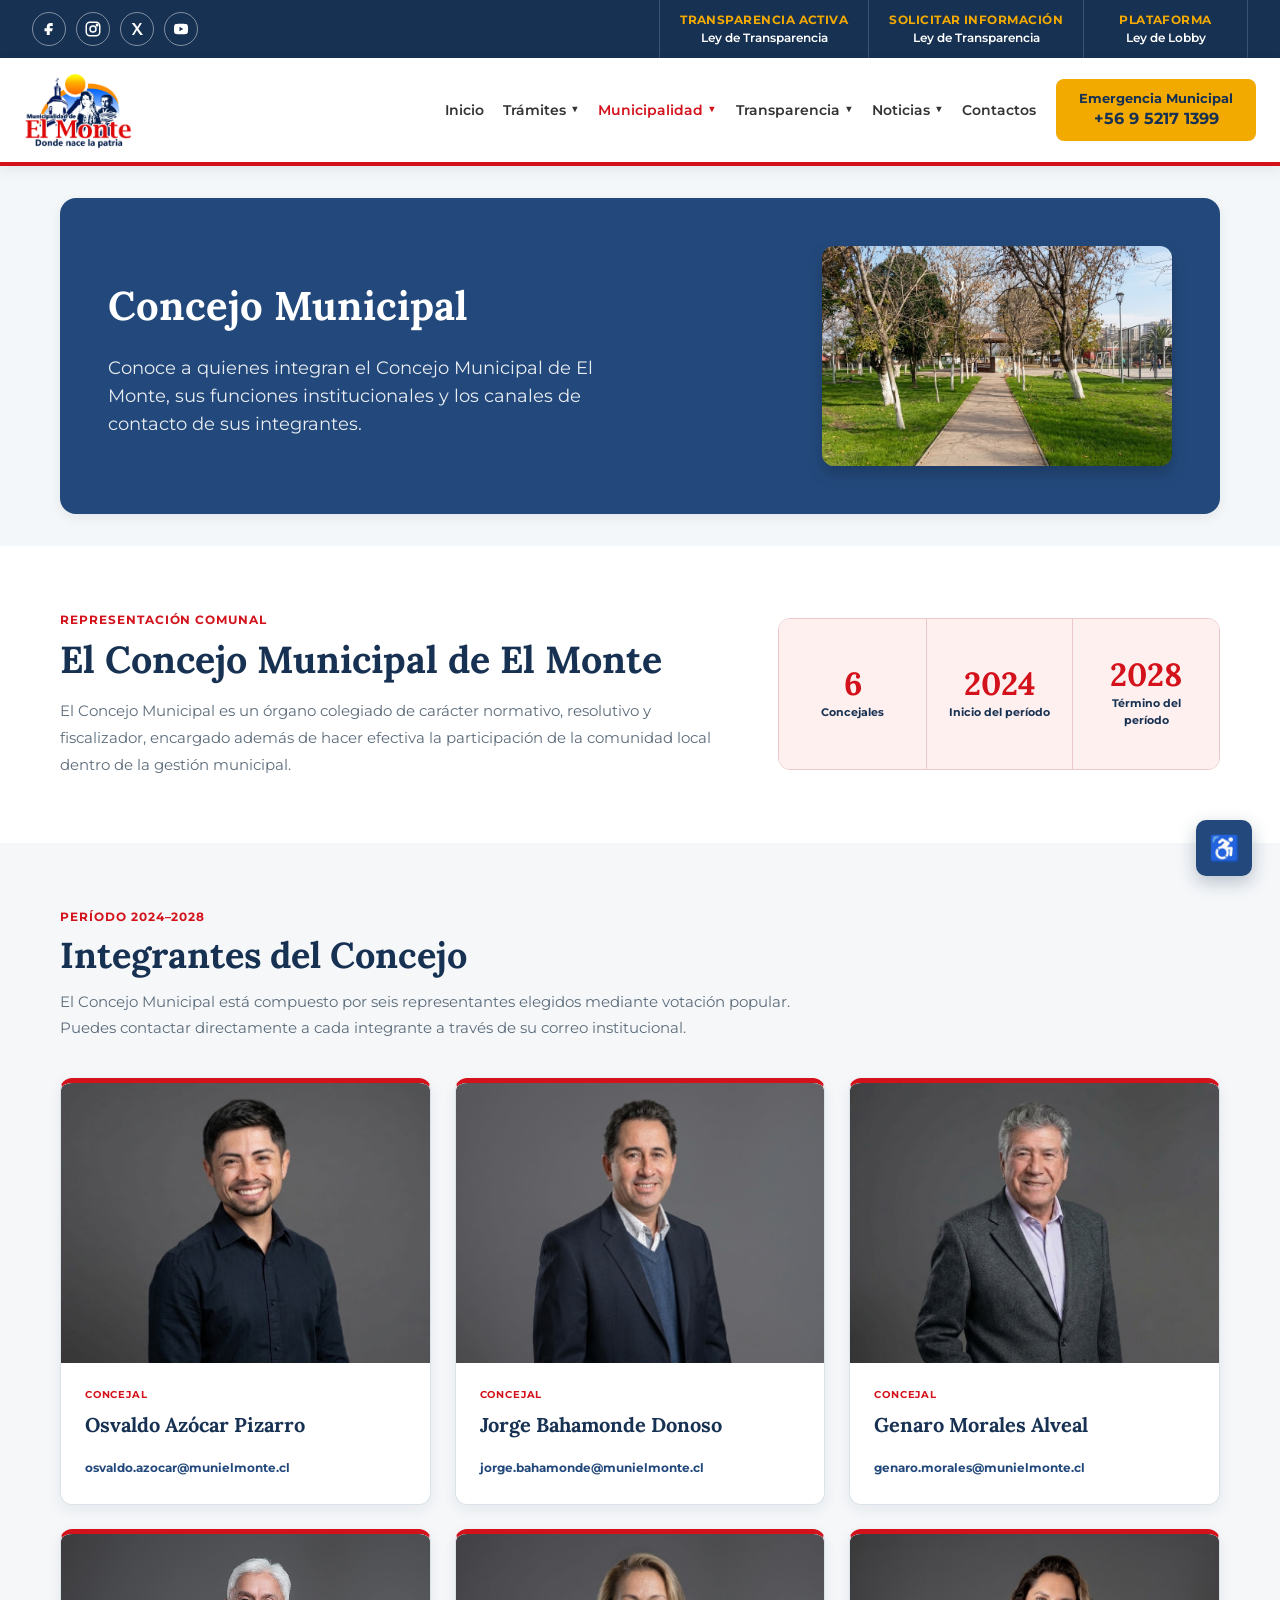
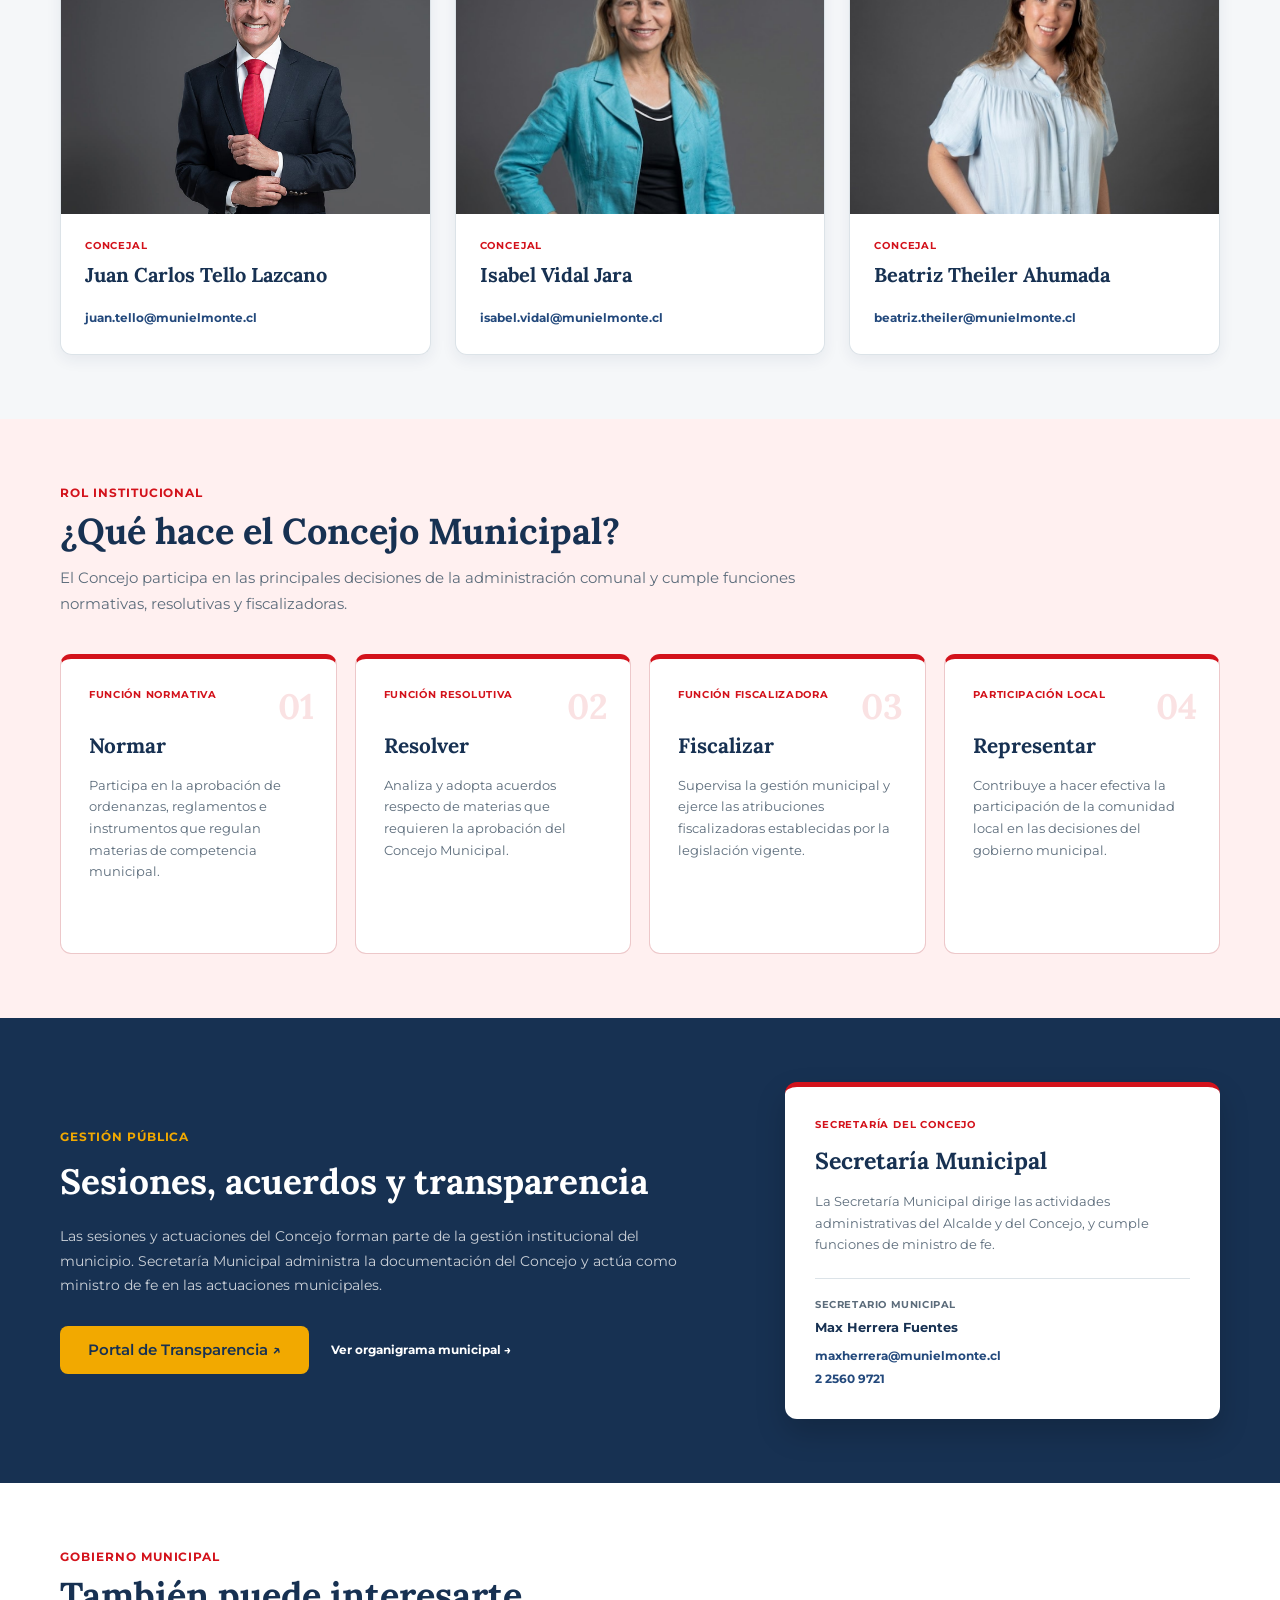
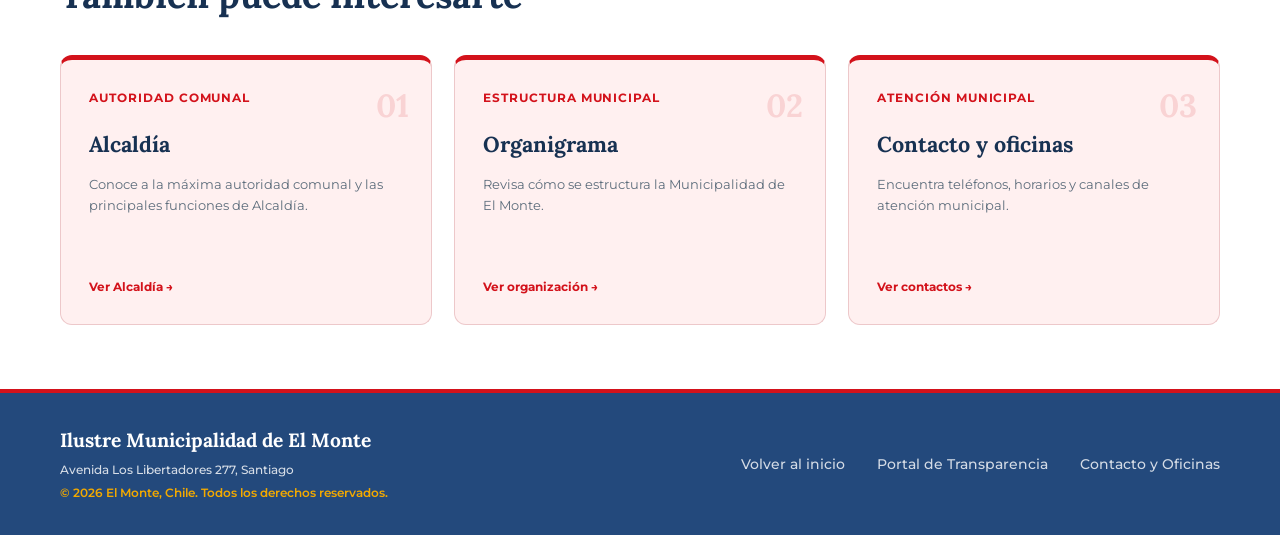
<file: concejo-municipal.html>
<!DOCTYPE html>
<html lang="es">

<head>

    <meta charset="UTF-8">

    <meta
        name="viewport"
        content="width=device-width, initial-scale=1.0">

    <title>
        Concejo Municipal | Municipalidad de El Monte
    </title>

    <!-- Favicon -->
    <link
        rel="icon"
        type="image/svg+xml"
        href="assets/logos/Municipalidad.ElMonte.svg">

    <!-- Google Fonts -->
    <link
        rel="preconnect"
        href="https://fonts.googleapis.com">

    <link
        rel="preconnect"
        href="https://fonts.gstatic.com"
        crossorigin>

    <link
        href="https://fonts.googleapis.com/css2?family=Lora:ital,wght@0,400;0,600;0,700;1,400&family=Montserrat:wght@400;500;600;700&display=swap"
        rel="stylesheet">


    <!-- Hoja de estilos compartida -->
    <link
        rel="stylesheet"
        href="style.css">

</head>

<body class="concejo-page responsive-nav-page">

    <!-- =========================================
         ACCESIBILIDAD
    ========================================== -->

    <aside
        class="accessibility-widget"
        aria-label="Herramientas de accesibilidad">

        <button
            type="button"
            class="accessibility-toggle"
            id="accessibility-toggle"
            aria-label="Abrir herramientas de accesibilidad"
            aria-expanded="false"
            aria-controls="accessibility-panel">

            <span aria-hidden="true">♿</span>

        </button>


        <div
            class="accessibility-panel"
            id="accessibility-panel"
            hidden>

            <div class="accessibility-panel-header">

                <span>
                    Accesibilidad
                </span>

                <button
                    type="button"
                    class="accessibility-close"
                    id="accessibility-close"
                    aria-label="Cerrar herramientas de accesibilidad">

                    ×

                </button>

            </div>


            <div class="accessibility-controls">

                <div class="accessibility-control-group">

                    <span class="accessibility-control-label">
                        Tamaño del texto
                    </span>

                    <div class="accessibility-text-buttons">

                        <button
                            type="button"
                            class="accessibility-action"
                            id="font-decrease"
                            aria-label="Disminuir tamaño del texto">

                            A−

                        </button>

                        <button
                            type="button"
                            class="accessibility-action"
                            id="font-reset"
                            aria-label="Restablecer tamaño del texto">

                            A

                        </button>

                        <button
                            type="button"
                            class="accessibility-action"
                            id="font-increase"
                            aria-label="Aumentar tamaño del texto">

                            A+

                        </button>

                    </div>

                </div>


                <button
                    type="button"
                    class="accessibility-option"
                    id="contrast-toggle"
                    aria-pressed="false">

                    <span aria-hidden="true">◐</span>
                    Alto contraste

                </button>


                <button
                    type="button"
                    class="accessibility-option"
                    id="links-toggle"
                    aria-pressed="false">

                    <span aria-hidden="true">Aa</span>
                    Subrayar enlaces

                </button>


                <button
                    type="button"
                    class="accessibility-reset"
                    id="accessibility-reset">

                    Restablecer ajustes

                </button>

            </div>

        </div>

    </aside>

    <!-- =========================================
         BARRA SUPERIOR
    ========================================== -->

    <div class="utility-bar">

        <div class="utility-bar-inner">

            <!-- Redes sociales -->
            <div
                class="social-links"
                aria-label="Redes sociales municipales">

                <!-- Facebook -->
                <a
                    href="https://www.facebook.com/MuniElMonte"
                    target="_blank"
                    rel="noopener noreferrer"
                    aria-label="Facebook de la Municipalidad de El Monte">

                    <svg
                        viewBox="0 0 24 24"
                        aria-hidden="true">

                        <path
                            d="M14 8h3V4h-3c-3 0-5 2-5 5v2H6v4h3v5h4v-5h3l1-4h-4V9c0-.7.3-1 1-1z"/>

                    </svg>

                </a>

                <!-- Instagram -->
                <a
                    href="https://www.instagram.com/muni_elmonte"
                    target="_blank"
                    rel="noopener noreferrer"
                    aria-label="Instagram de la Municipalidad de El Monte">

                    <svg
                        viewBox="0 0 24 24"
                        aria-hidden="true">

                        <rect
                            x="3"
                            y="3"
                            width="18"
                            height="18"
                            rx="5"/>

                        <circle
                            cx="12"
                            cy="12"
                            r="4"/>

                        <circle
                            cx="17.5"
                            cy="6.5"
                            r="1"/>

                    </svg>

                </a>

                <!-- X / Twitter -->
                <a
                    href="https://x.com/munielmonte"
                    target="_blank"
                    rel="noopener noreferrer"
                    aria-label="X de la Municipalidad de El Monte">

                    <svg
                        viewBox="0 0 24 24"
                        aria-hidden="true">

                        <path
                            d="M5 4l5.5 7.3L5.3 20H8l3.8-6.2L16.5 20H20l-6.2-8.2L18.5 4h-2.7l-3.3 5.3L8.5 4z"/>

                    </svg>

                </a>

                <!-- YouTube -->
                <a
                    href="https://www.youtube.com/@MunicipalidadDeElMonte"
                    target="_blank"
                    rel="noopener noreferrer"
                    aria-label="YouTube de la Municipalidad de El Monte">

                    <svg
                        viewBox="0 0 24 24"
                        aria-hidden="true">

                        <path
                            d="M21 7.5a3 3 0 0 0-2.1-2.1C17.1 5 12 5 12 5s-5.1 0-6.9.4A3 3 0 0 0 3 7.5C2.6 9.3 2.6 12 2.6 12s0 2.7.4 4.5a3 3 0 0 0 2.1 2.1c1.8.4 6.9.4 6.9.4s5.1 0 6.9-.4a3 3 0 0 0 2.1-2.1c.4-1.8.4-4.5.4-4.5s0-2.7-.4-4.5z"/>

                        <path
                            class="social-play"
                            d="M10 9l5 3-5 3z"/>

                    </svg>

                </a>

            </div>

            <!-- Accesos de transparencia -->
            <nav class="utility-links" aria-label="Accesos de transparencia">

                <a
                    href="https://www.portaltransparencia.cl/PortalPdT/directorio-de-organismos-regulados/?org=MU084"
                    target="_blank"
                    rel="noopener noreferrer">

                    <span>Transparencia Activa</span>
                    <small>Ley de Transparencia</small>

                </a>


                <a
                    href="https://www.portaltransparencia.cl/PortalPdT/web/guest/directorio-de-organismos-regulados?p_p_id=pdtorganismos_WAR_pdtorganismosportlet&orgcode=f3c0e3bf2ba13ee6ce7f537f50f5d09c"
                    target="_blank"
                    rel="noopener noreferrer">

                    <span>Solicitar Información</span>
                    <small>Ley de Transparencia</small>

                </a>


                <a
                    href="https://www.leylobby.gob.cl/solicitud/audiencia/492"
                    target="_blank"
                    rel="noopener noreferrer">
                    <span>Plataforma</span>
                    <small>Ley de Lobby</small>
                </a>

            </nav>

        </div>

    </div>

    <!-- =========================================
         HEADER
    ========================================== -->

    <header class="site-header">
        <div class="header-container">

            <div class="logo">
                <a href="index.html">

                    <img
                        src="assets/logos/Municipalidad.ElMonte.svg"
                        alt="Logo Municipalidad El Monte"
                        class="main-logo">

                </a>
            </div>


            <button
                type="button"
                class="mobile-menu-toggle"
                id="mobile-menu-toggle"
                aria-label="Abrir menú principal"
                aria-expanded="false"
                aria-controls="mobile-menu-panel">

                <span></span>
                <span></span>
                <span></span>

            </button>


            <div
                class="header-right"
                id="mobile-menu-panel">
                <nav
                    class="main-nav"
                    aria-label="Navegación principal">

                    <ul>

                        <!-- Inicio -->
                        <li>

                            <a href="index.html">
                                Inicio
                            </a>

                        </li>


                        <!-- Trámites -->
                        <li class="nav-item-has-submenu">

                            <a href="tramites.html">

                                Trámites

                                <span
                                    class="nav-arrow"
                                    aria-hidden="true">

                                    ▼

                                </span>

                            </a>


                            <ul class="submenu">

                                <li>
                                    <a href="tramites.html">
                                        Todos los trámites
                                    </a>
                                </li>

                                <li>
                                    <a href="portal-pagos.html">
                                        Portal de pagos
                                    </a>
                                </li>

                                <li>
                                    <a href="documentos-permisos.html">
                                        Documentos, certificados y permisos
                                    </a>
                                </li>

                                <li>
                                    <a href="concursos-publicos.html">
                                        Concursos públicos
                                    </a>
                                </li>

                            </ul>

                        </li>


                        <!-- Municipalidad -->
                        <li class="nav-item-has-submenu">

                            <a
                                href="municipalidad.html"
                                class="active">

                                Municipalidad

                                <span
                                    class="nav-arrow"
                                    aria-hidden="true">

                                    ▼

                                </span>

                            </a>


                            <ul class="submenu">

                                <li>
                                    <a href="municipalidad.html">
                                        Nuestra Municipalidad
                                    </a>
                                </li>

                                <li>
                                    <a href="alcaldia.html">
                                        Alcaldía
                                    </a>
                                </li>

                                <li>
                                    <a href="concejo-municipal.html">
                                        Concejo Municipal
                                    </a>
                                </li>

                                <li>
                                    <a href="municipalidad.html#direcciones">
                                        Direcciones municipales
                                    </a>
                                </li>

                            </ul>

                        </li>


                        <!-- Transparencia -->
                        <li class="nav-item-has-submenu">

                            <a
                                href="https://www.portaltransparencia.cl/PortalPdT/directorio-de-organismos-regulados/?org=MU084"
                                target="_blank"
                                rel="noopener noreferrer">

                                Transparencia

                                <span
                                    class="nav-arrow"
                                    aria-hidden="true">

                                    ▼

                                </span>

                            </a>


                            <ul class="submenu">

                                <li>

                                    <a
                                        href="https://www.portaltransparencia.cl/PortalPdT/directorio-de-organismos-regulados/?org=MU084"
                                        target="_blank"
                                        rel="noopener noreferrer">

                                        Transparencia Activa

                                    </a>

                                </li>


                                <li>

                                    <a
                                        href="https://www.portaltransparencia.cl/PortalPdT/web/guest/directorio-de-organismos-regulados?p_p_id=pdtorganismos_WAR_pdtorganismosportlet&orgcode=f3c0e3bf2ba13ee6ce7f537f50f5d09c"
                                        target="_blank"
                                        rel="noopener noreferrer">

                                        Solicitar información

                                    </a>

                                </li>


                                <li>

                                    <a
                                        href="https://www.leylobby.gob.cl/solicitud/audiencia/492"
                                        target="_blank"
                                        rel="noopener noreferrer">
                                        Ley de Lobby
                                    </a>

                                </li>

                            </ul>

                        </li>


                        <!-- Noticias -->
                        <li class="nav-item-has-submenu">

                            <a href="noticias.html">

                                Noticias

                                <span
                                    class="nav-arrow"
                                    aria-hidden="true">

                                    ▼

                                </span>

                            </a>


                            <ul class="submenu">

                                                                <li>
                                    <a href="noticias.html">
                                        Inicio de noticias
                                    </a>
                                </li>

<li>
                                    <a href="noticias.html?panel=todas">
                                        Todas las noticias
                                    </a>
                                </li>

                                <li>
                                    <a href="agenda-comunal.html">
                                        Agenda comunal
                                    </a>
                                </li>

                                <li>
                                    <a href="comunicados.html">
                                        Comunicados
                                    </a>
                                </li>

                            </ul>

                        </li>


                        <!-- Contactos -->
                        <li>

                            <a href="contactos.html">
                                Contactos
                            </a>

                        </li>

                    </ul>

                </nav>


                <a
                    href="tel:+56952171399"
                    class="emergency-btn">

                    <span>
                        Emergencia Municipal
                    </span>

                    <strong>
                        +56 9 5217 1399
                    </strong>

                </a>

            </div>

        </div>

    </header>

    <!-- =========================================
         CONTENIDO
    ========================================== -->

    <main>

        <!-- =========================================
            HERO CONCEJO MUNICIPAL
        ========================================== -->

        <section class="page-hero">

            <div class="container">

                <div class="page-hero-content">

                    <div class="page-hero-text">

                        <h1>
                            Concejo Municipal
                        </h1>

                        <p>
                            Conoce a quienes integran el Concejo Municipal
                            de El Monte, sus funciones institucionales
                            y los canales de contacto de sus integrantes.
                        </p>

                    </div>


                    <div class="page-hero-image">

                        <img
                            src="assets/PlazaLosPorotitos.FF-PB.DdeC26.jpeg"
                            alt="Plaza de Los Porotitos de El Monte">

                    </div>

                </div>

            </div>

        </section>

        <!-- =========================================
            PRESENTACIÓN DEL CONCEJO
        ========================================== -->

        <section class="concejo-intro">

            <div class="container">


                <div class="concejo-intro-layout">


                    <div class="concejo-intro-copy">

                        <span class="section-kicker-red">
                            REPRESENTACIÓN COMUNAL
                        </span>

                        <h2>
                            El Concejo Municipal de El Monte
                        </h2>

                        <p>
                            El Concejo Municipal es un órgano colegiado
                            de carácter normativo, resolutivo y fiscalizador,
                            encargado además de hacer efectiva la participación
                            de la comunidad local dentro de la gestión municipal.
                        </p>

                    </div>


                    <div class="concejo-facts">


                        <div class="concejo-fact">

                            <strong>
                                6
                            </strong>

                            <span>
                                Concejales
                            </span>

                        </div>


                        <div class="concejo-fact">

                            <strong>
                                2024
                            </strong>

                            <span>
                                Inicio del período
                            </span>

                        </div>


                        <div class="concejo-fact">

                            <strong>
                                2028
                            </strong>

                            <span>
                                Término del período
                            </span>

                        </div>


                    </div>


                </div>

            </div>

        </section>

        <!-- =========================================
            INTEGRANTES
        ========================================== -->

        <section class="concejo-members">

            <div class="container">


                <div class="concejo-section-heading">

                    <span class="section-kicker-red">
                        PERÍODO 2024–2028
                    </span>

                    <h2>
                        Integrantes del Concejo
                    </h2>

                    <p>
                        El Concejo Municipal está compuesto por seis
                        representantes elegidos mediante votación popular.
                        Puedes contactar directamente a cada integrante
                        a través de su correo institucional.
                    </p>

                </div>


                <div class="concejo-members-grid">


                    <!-- =========================================
                        OSVALDO AZÓCAR
                    ========================================== -->

                    <article class="concejo-member-card">

                        <div class="concejo-member-image">

                            <img
                                src="assets/Autoridades/Osvaldo-Azócar-Pizarro.jpg"
                                alt="Osvaldo Azócar Pizarro">

                        </div>


                        <div class="concejo-member-content">

                            <span class="concejo-member-role">
                                CONCEJAL
                            </span>

                            <h3>
                                Osvaldo Azócar Pizarro
                            </h3>

                            <a
                                href="mailto:osvaldo.azocar@munielmonte.cl"
                                class="concejo-member-email">

                                osvaldo.azocar@munielmonte.cl

                            </a>

                        </div>

                    </article>


                    <!-- =========================================
                        JORGE BAHAMONDE
                    ========================================== -->

                    <article class="concejo-member-card">

                        <div class="concejo-member-image">

                            <img
                                src="assets/Autoridades/JORGE-BAHAMONDE-DONOSO.jpg"
                                alt="Jorge Bahamonde Donoso">

                        </div>


                        <div class="concejo-member-content">

                            <span class="concejo-member-role">
                                CONCEJAL
                            </span>

                            <h3>
                                Jorge Bahamonde Donoso
                            </h3>

                            <a
                                href="mailto:jorge.bahamonde@munielmonte.cl"
                                class="concejo-member-email">

                                jorge.bahamonde@munielmonte.cl

                            </a>

                        </div>

                    </article>


                    <!-- =========================================
                        GENARO MORALES
                    ========================================== -->

                    <article class="concejo-member-card">

                        <div class="concejo-member-image">

                            <img
                                src="assets/Autoridades/GENARO-MORALES-ALVEAL.jpg"
                                alt="Genaro Morales Alveal">

                        </div>


                        <div class="concejo-member-content">

                            <span class="concejo-member-role">
                                CONCEJAL
                            </span>

                            <h3>
                                Genaro Morales Alveal
                            </h3>

                            <a
                                href="mailto:genaro.morales@munielmonte.cl"
                                class="concejo-member-email">

                                genaro.morales@munielmonte.cl

                            </a>

                        </div>

                    </article>


                    <!-- =========================================
                        JUAN CARLOS TELLO
                    ========================================== -->

                    <article class="concejo-member-card">

                        <div class="concejo-member-image">

                            <img
                                src="assets/Autoridades/Juan-Carlos-Tello-Lazcano.jpg"
                                alt="Juan Carlos Tello Lazcano">

                        </div>


                        <div class="concejo-member-content">

                            <span class="concejo-member-role">
                                CONCEJAL
                            </span>

                            <h3>
                                Juan Carlos Tello Lazcano
                            </h3>

                            <a
                                href="mailto:juan.tello@munielmonte.cl"
                                class="concejo-member-email">

                                juan.tello@munielmonte.cl

                            </a>

                        </div>

                    </article>


                    <!-- =========================================
                        ISABEL VIDAL
                    ========================================== -->

                    <article class="concejo-member-card">

                        <div class="concejo-member-image">

                            <img
                                src="assets/Autoridades/ISABEL-VIDAL-JARA.jpg"
                                alt="Isabel Vidal Jara">

                        </div>


                        <div class="concejo-member-content">

                            <span class="concejo-member-role">
                                CONCEJAL
                            </span>

                            <h3>
                                Isabel Vidal Jara
                            </h3>

                            <a
                                href="mailto:isabel.vidal@munielmonte.cl"
                                class="concejo-member-email">

                                isabel.vidal@munielmonte.cl

                            </a>

                        </div>

                    </article>


                    <!-- =========================================
                        BEATRIZ THEILER
                    ========================================== -->

                    <article class="concejo-member-card">

                        <div class="concejo-member-image">

                            <img
                                src="assets/Autoridades/Beatriz-Theiler-Ahumada.jpg"
                                alt="Beatriz Theiler Ahumada">

                        </div>


                        <div class="concejo-member-content">

                            <span class="concejo-member-role">
                                CONCEJAL
                            </span>

                            <h3>
                                Beatriz Theiler Ahumada
                            </h3>

                            <a
                                href="mailto:beatriz.theiler@munielmonte.cl"
                                class="concejo-member-email">

                                beatriz.theiler@munielmonte.cl

                            </a>

                        </div>

                    </article>


                </div>

            </div>

        </section>

        <!-- =========================================
            FUNCIONES DEL CONCEJO
        ========================================== -->

        <section class="concejo-functions">

            <div class="container">


                <div class="concejo-section-heading">

                    <span class="section-kicker-red">
                        ROL INSTITUCIONAL
                    </span>

                    <h2>
                        ¿Qué hace el Concejo Municipal?
                    </h2>

                    <p>
                        El Concejo participa en las principales decisiones
                        de la administración comunal y cumple funciones
                        normativas, resolutivas y fiscalizadoras.
                    </p>

                </div>


                <div class="concejo-functions-grid">


                    <!-- Normativa -->
                    <article class="concejo-function-card">

                        <span class="concejo-function-number">
                            01
                        </span>

                        <span class="concejo-function-type">
                            FUNCIÓN NORMATIVA
                        </span>

                        <h3>
                            Normar
                        </h3>

                        <p>
                            Participa en la aprobación de ordenanzas,
                            reglamentos e instrumentos que regulan
                            materias de competencia municipal.
                        </p>

                    </article>


                    <!-- Resolutiva -->
                    <article class="concejo-function-card">

                        <span class="concejo-function-number">
                            02
                        </span>

                        <span class="concejo-function-type">
                            FUNCIÓN RESOLUTIVA
                        </span>

                        <h3>
                            Resolver
                        </h3>

                        <p>
                            Analiza y adopta acuerdos respecto
                            de materias que requieren la aprobación
                            del Concejo Municipal.
                        </p>

                    </article>


                    <!-- Fiscalización -->
                    <article class="concejo-function-card">

                        <span class="concejo-function-number">
                            03
                        </span>

                        <span class="concejo-function-type">
                            FUNCIÓN FISCALIZADORA
                        </span>

                        <h3>
                            Fiscalizar
                        </h3>

                        <p>
                            Supervisa la gestión municipal
                            y ejerce las atribuciones fiscalizadoras
                            establecidas por la legislación vigente.
                        </p>

                    </article>


                    <!-- Comunidad -->
                    <article class="concejo-function-card">

                        <span class="concejo-function-number">
                            04
                        </span>

                        <span class="concejo-function-type">
                            PARTICIPACIÓN LOCAL
                        </span>

                        <h3>
                            Representar
                        </h3>

                        <p>
                            Contribuye a hacer efectiva
                            la participación de la comunidad local
                            en las decisiones del gobierno municipal.
                        </p>

                    </article>


                </div>

            </div>

        </section>

        <!-- =========================================
            SESIONES Y TRANSPARENCIA
        ========================================== -->

        <section class="concejo-transparency">

            <div class="container">

                <div class="concejo-transparency-layout">


                    <div class="concejo-transparency-copy">

                        <span class="section-kicker-accent">
                            GESTIÓN PÚBLICA
                        </span>

                        <h2>
                            Sesiones, acuerdos y transparencia
                        </h2>

                        <p>
                            Las sesiones y actuaciones del Concejo
                            forman parte de la gestión institucional
                            del municipio. Secretaría Municipal
                            administra la documentación del Concejo
                            y actúa como ministro de fe
                            en las actuaciones municipales.
                        </p>


                        <div class="concejo-transparency-actions">

                            <a
                                href="https://www.portaltransparencia.cl/PortalPdT/directorio-de-organismos-regulados/?org=MU084"
                                target="_blank"
                                rel="noopener noreferrer"
                                class="btn btn-accent">

                                Portal de Transparencia ↗

                            </a>


                            <a
                                href="municipalidad.html#organizacion"
                                class="concejo-dark-link">

                                Ver organigrama municipal →

                            </a>

                        </div>

                    </div>


                    <div class="concejo-secretary-card">

                        <span class="concejo-secretary-label">
                            SECRETARÍA DEL CONCEJO
                        </span>

                        <h3>
                            Secretaría Municipal
                        </h3>

                        <p>
                            La Secretaría Municipal dirige las actividades
                            administrativas del Alcalde y del Concejo,
                            y cumple funciones de ministro de fe.
                        </p>


                        <div class="concejo-secretary-contact">

                            <span>
                                Secretario Municipal
                            </span>

                            <strong>
                                Max Herrera Fuentes
                            </strong>

                            <a href="mailto:maxherrera@munielmonte.cl">
                                maxherrera@munielmonte.cl
                            </a>

                            <a href="tel:+56225609721">
                                2 2560 9721
                            </a>

                        </div>

                    </div>


                </div>

            </div>

        </section>

        <!-- =========================================
            ACCESOS RELACIONADOS
        ========================================== -->

        <section class="concejo-related">

            <div class="container">


                <div class="concejo-section-heading">

                    <span class="section-kicker-red">
                        GOBIERNO MUNICIPAL
                    </span>

                    <h2>
                        También puede interesarte
                    </h2>

                </div>


                <div class="concejo-related-grid">


                    <a
                        href="alcaldia.html"
                        class="concejo-related-card">

                        <span class="concejo-related-number">
                            01
                        </span>

                        <span class="card-kicker">
                            AUTORIDAD COMUNAL
                        </span>

                        <h3>
                            Alcaldía
                        </h3>

                        <p>
                            Conoce a la máxima autoridad comunal
                            y las principales funciones de Alcaldía.
                        </p>

                        <strong>
                            Ver Alcaldía →
                        </strong>

                    </a>


                    <a
                        href="municipalidad.html#organizacion"
                        class="concejo-related-card">

                        <span class="concejo-related-number">
                            02
                        </span>

                        <span class="card-kicker">
                            ESTRUCTURA MUNICIPAL
                        </span>

                        <h3>
                            Organigrama
                        </h3>

                        <p>
                            Revisa cómo se estructura
                            la Municipalidad de El Monte.
                        </p>

                        <strong>
                            Ver organización →
                        </strong>

                    </a>


                    <a
                        href="contactos.html#panel-contacto"
                        class="concejo-related-card">

                        <span class="concejo-related-number">
                            03
                        </span>

                        <span class="card-kicker">
                            ATENCIÓN MUNICIPAL
                        </span>

                        <h3>
                            Contacto y oficinas
                        </h3>

                        <p>
                            Encuentra teléfonos, horarios
                            y canales de atención municipal.
                        </p>

                        <strong>
                            Ver contactos →
                        </strong>

                    </a>


                </div>

            </div>

        </section>

    </main>

    <!-- =========================================
         FOOTER
    ========================================== -->

    <footer class="site-footer">

        <div class="container footer-container">


            <div class="footer-brand">

                <h5>
                    Ilustre Municipalidad de El Monte
                </h5>

                <p class="footer-address">
                    Avenida Los Libertadores 277, Santiago
                </p>

                <p class="footer-copy">
                    © 2026 El Monte, Chile.
                    Todos los derechos reservados.
                </p>

            </div>


            <nav
                class="footer-nav"
                aria-label="Navegación del pie de página">

                <ul>

                    <li>
                        <a href="index.html">
                            Volver al inicio
                        </a>
                    </li>

                    <li>

                        <a
                            href="https://www.portaltransparencia.cl/PortalPdT/directorio-de-organismos-regulados/?org=MU084"
                            target="_blank"
                            rel="noopener noreferrer">

                            Portal de Transparencia

                        </a>

                    </li>

                    <li>
                        <a href="contactos.html">
                            Contacto y Oficinas
                        </a>
                    </li>

                </ul>

            </nav>


        </div>

    </footer>

    <!-- JavaScript compartido -->
    <script src="script.js"></script>

</body>
</html>
</file>
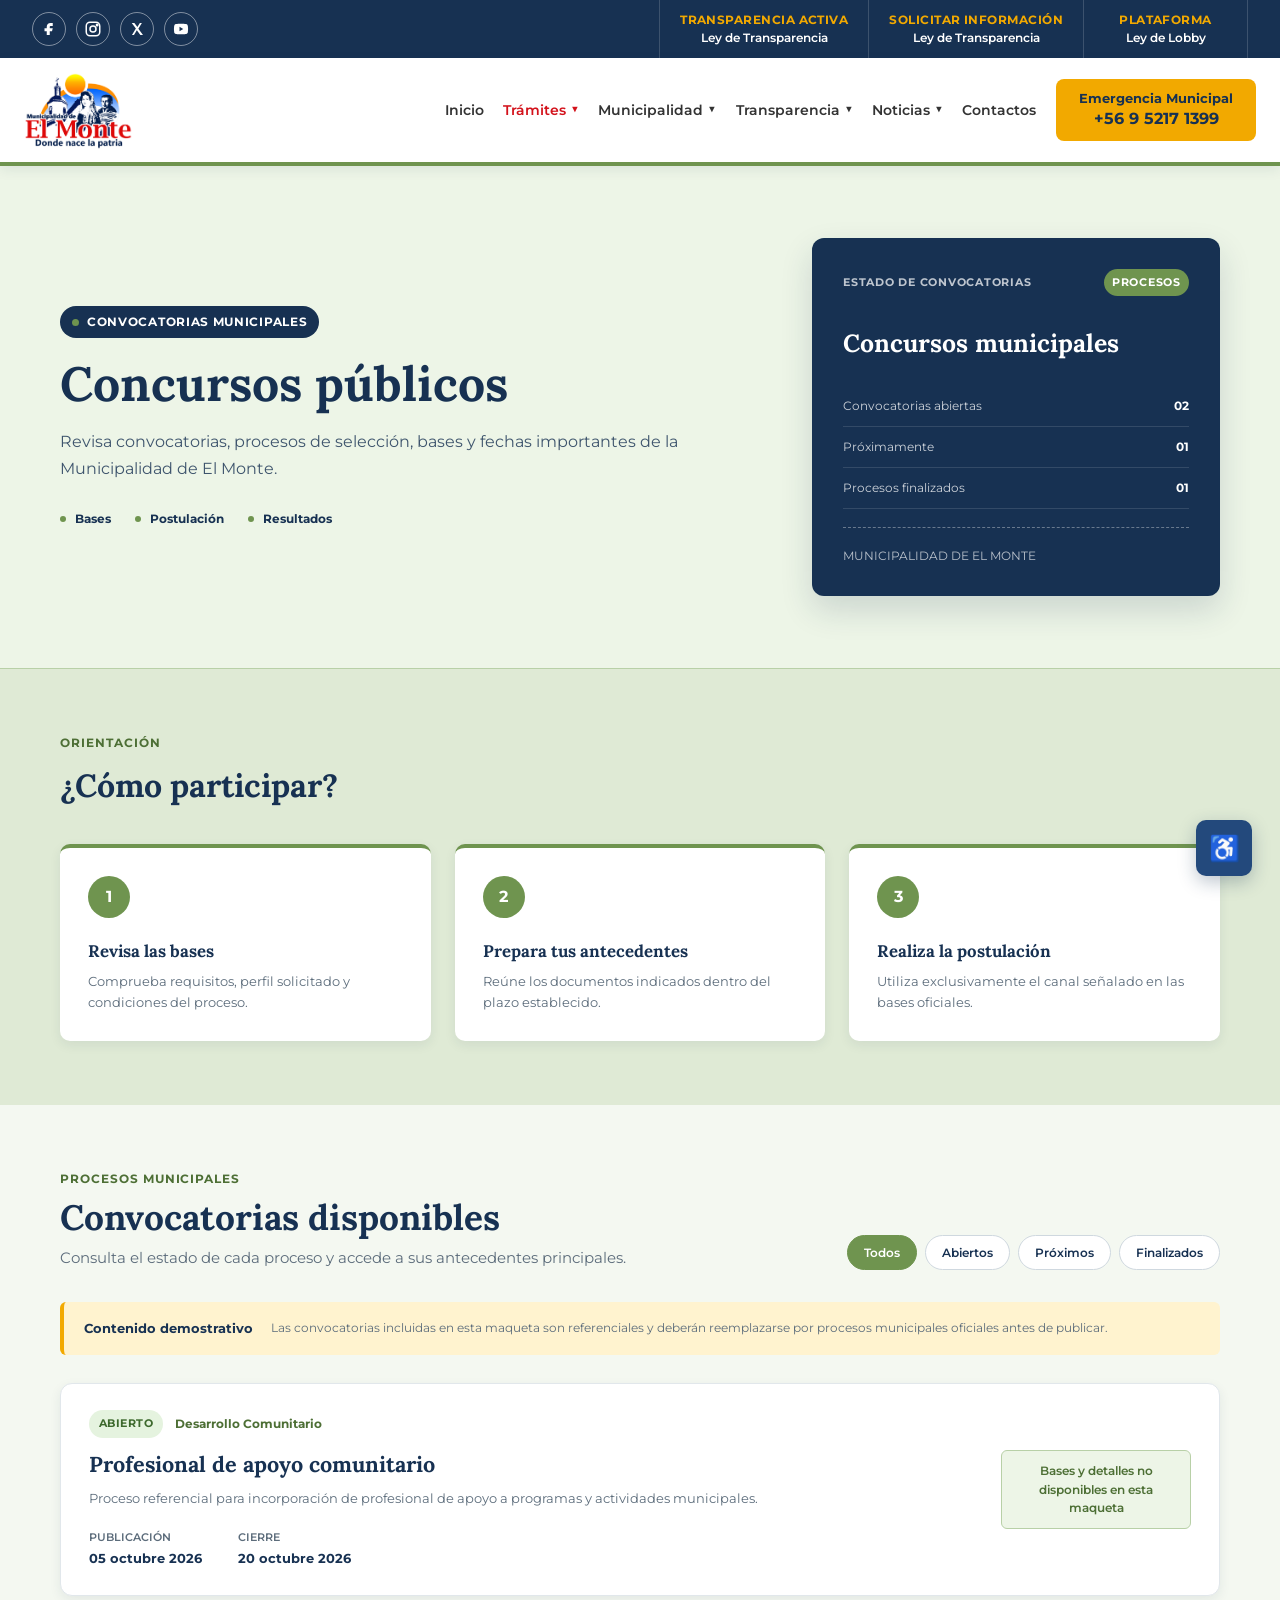
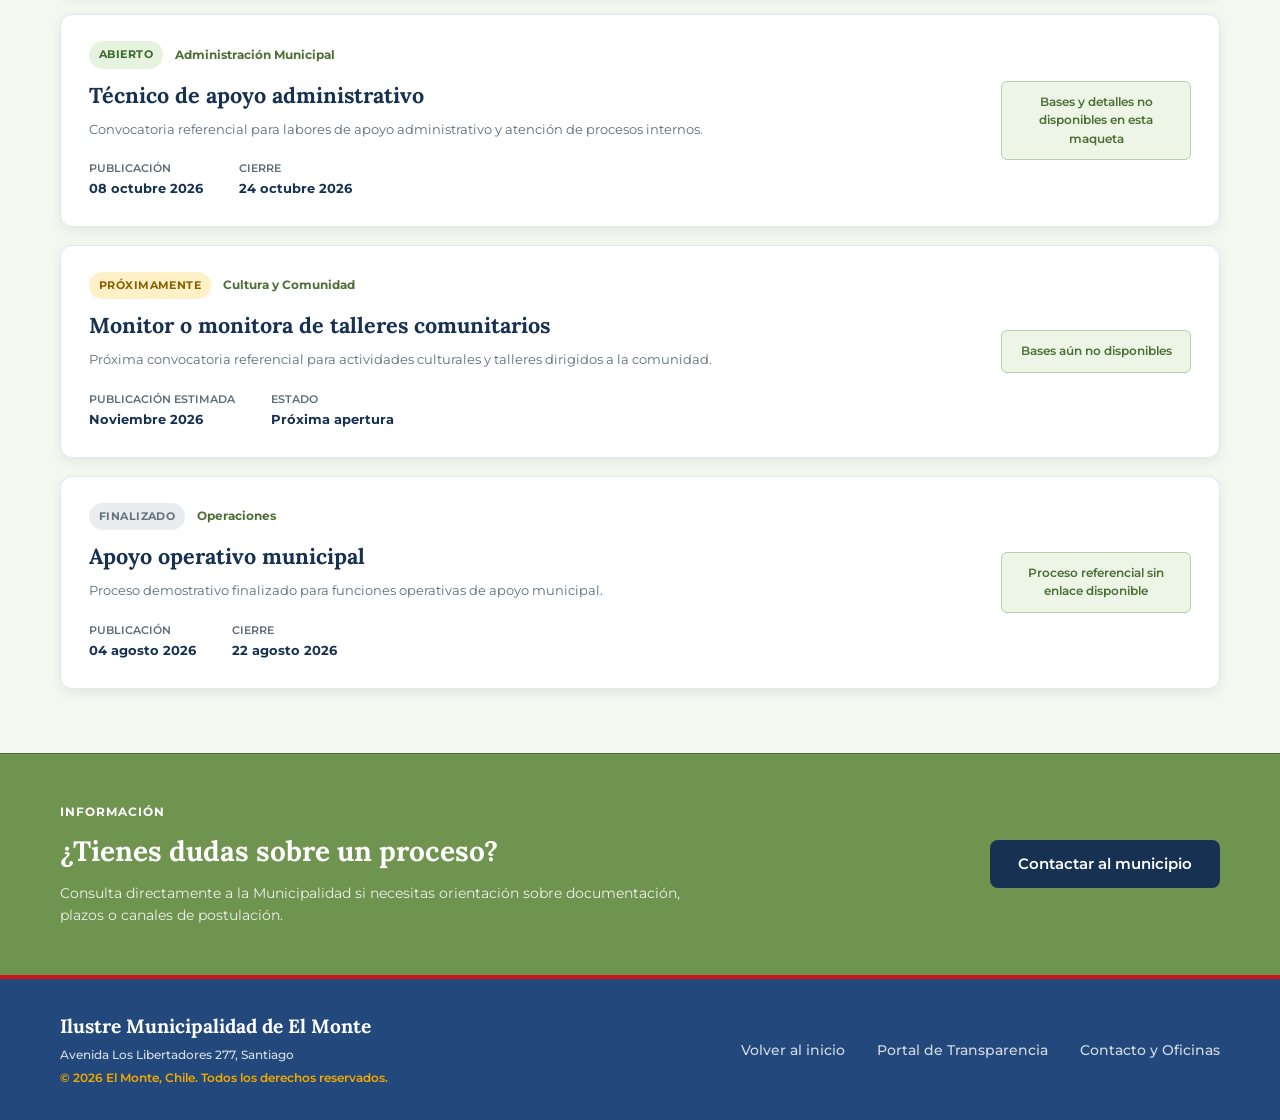
<file: concursos-publicos.html>
<!DOCTYPE html>
<html lang="es">

<head>

    <meta charset="UTF-8">

    <meta
        name="viewport"
        content="width=device-width, initial-scale=1.0">

    <title>Concursos públicos | Municipalidad de El Monte</title>
    
    <!-- Favicon -->
    <link
        rel="icon"
        type="image/svg+xml"
        href="assets/logos/Municipalidad.ElMonte.svg">

    <!-- Google Fonts -->
    <link
        rel="preconnect"
        href="https://fonts.googleapis.com">

    <link
        rel="preconnect"
        href="https://fonts.gstatic.com"
        crossorigin>

    <link
        href="https://fonts.googleapis.com/css2?family=Lora:ital,wght@0,400;0,600;0,700;1,400&family=Montserrat:wght@400;500;600;700&display=swap"
        rel="stylesheet">


    <!-- Hoja de estilos compartida -->
    <link
        rel="stylesheet"
        href="style.css">

</head>

<body class="concursos-publicos-page responsive-nav-page">

    <!-- =========================================
         ACCESIBILIDAD
    ========================================== -->

    <aside
        class="accessibility-widget"
        aria-label="Herramientas de accesibilidad">


        <button
            type="button"
            class="accessibility-toggle"
            id="accessibility-toggle"
            aria-label="Abrir herramientas de accesibilidad"
            aria-expanded="false"
            aria-controls="accessibility-panel">

            <span aria-hidden="true">♿</span>

        </button>


        <div
            class="accessibility-panel"
            id="accessibility-panel"
            hidden>


            <div class="accessibility-panel-header">

                <span>
                    Accesibilidad
                </span>


                <button
                    type="button"
                    class="accessibility-close"
                    id="accessibility-close"
                    aria-label="Cerrar herramientas de accesibilidad">

                    ×

                </button>

            </div>


            <div class="accessibility-controls">


                <div class="accessibility-control-group">

                    <span class="accessibility-control-label">
                        Tamaño del texto
                    </span>


                    <div class="accessibility-text-buttons">

                        <button
                            type="button"
                            class="accessibility-action"
                            id="font-decrease"
                            aria-label="Disminuir tamaño del texto">
                            A−
                        </button>

                        <button
                            type="button"
                            class="accessibility-action"
                            id="font-reset"
                            aria-label="Restablecer tamaño del texto">
                            A
                        </button>

                        <button
                            type="button"
                            class="accessibility-action"
                            id="font-increase"
                            aria-label="Aumentar tamaño del texto">
                            A+
                        </button>

                    </div>

                </div>


                <button
                    type="button"
                    class="accessibility-option"
                    id="contrast-toggle"
                    aria-pressed="false">

                    <span aria-hidden="true">◐</span>

                    Alto contraste

                </button>


                <button
                    type="button"
                    class="accessibility-option"
                    id="links-toggle"
                    aria-pressed="false">

                    <span aria-hidden="true">Aa</span>

                    Subrayar enlaces

                </button>


                <button
                    type="button"
                    class="accessibility-reset"
                    id="accessibility-reset">

                    Restablecer ajustes

                </button>


            </div>

        </div>

    </aside>

    <!-- =========================================
         BARRA SUPERIOR
    ========================================== -->

    <div class="utility-bar">

        <div class="utility-bar-inner">

            <!-- Redes sociales -->
            <div
                class="social-links"
                aria-label="Redes sociales municipales">

                <!-- Facebook -->
                <a
                    href="https://www.facebook.com/MuniElMonte"
                    target="_blank"
                    rel="noopener noreferrer"
                    aria-label="Facebook de la Municipalidad de El Monte">

                    <svg
                        viewBox="0 0 24 24"
                        aria-hidden="true">

                        <path
                            d="M14 8h3V4h-3c-3 0-5 2-5 5v2H6v4h3v5h4v-5h3l1-4h-4V9c0-.7.3-1 1-1z"/>

                    </svg>

                </a>

                <!-- Instagram -->
                <a
                    href="https://www.instagram.com/muni_elmonte"
                    target="_blank"
                    rel="noopener noreferrer"
                    aria-label="Instagram de la Municipalidad de El Monte">

                    <svg
                        viewBox="0 0 24 24"
                        aria-hidden="true">

                        <rect
                            x="3"
                            y="3"
                            width="18"
                            height="18"
                            rx="5"/>

                        <circle
                            cx="12"
                            cy="12"
                            r="4"/>

                        <circle
                            cx="17.5"
                            cy="6.5"
                            r="1"/>

                    </svg>

                </a>

                <!-- X / Twitter -->
                <a
                    href="https://x.com/munielmonte"
                    target="_blank"
                    rel="noopener noreferrer"
                    aria-label="X de la Municipalidad de El Monte">

                    <svg
                        viewBox="0 0 24 24"
                        aria-hidden="true">

                        <path
                            d="M5 4l5.5 7.3L5.3 20H8l3.8-6.2L16.5 20H20l-6.2-8.2L18.5 4h-2.7l-3.3 5.3L8.5 4z"/>

                    </svg>

                </a>

                <!-- YouTube -->
                <a
                    href="https://www.youtube.com/@MunicipalidadDeElMonte"
                    target="_blank"
                    rel="noopener noreferrer"
                    aria-label="YouTube de la Municipalidad de El Monte">

                    <svg
                        viewBox="0 0 24 24"
                        aria-hidden="true">

                        <path
                            d="M21 7.5a3 3 0 0 0-2.1-2.1C17.1 5 12 5 12 5s-5.1 0-6.9.4A3 3 0 0 0 3 7.5C2.6 9.3 2.6 12 2.6 12s0 2.7.4 4.5a3 3 0 0 0 2.1 2.1c1.8.4 6.9.4 6.9.4s5.1 0 6.9-.4a3 3 0 0 0 2.1-2.1c.4-1.8.4-4.5.4-4.5s0-2.7-.4-4.5z"/>

                        <path
                            class="social-play"
                            d="M10 9l5 3-5 3z"/>

                    </svg>

                </a>

            </div>

            <!-- Accesos de transparencia -->
            <nav class="utility-links" aria-label="Accesos de transparencia">

                <a
                    href="https://www.portaltransparencia.cl/PortalPdT/directorio-de-organismos-regulados/?org=MU084"
                    target="_blank"
                    rel="noopener noreferrer">

                    <span>Transparencia Activa</span>
                    <small>Ley de Transparencia</small>

                </a>


                <a
                    href="https://www.portaltransparencia.cl/PortalPdT/web/guest/directorio-de-organismos-regulados?p_p_id=pdtorganismos_WAR_pdtorganismosportlet&orgcode=f3c0e3bf2ba13ee6ce7f537f50f5d09c"
                    target="_blank"
                    rel="noopener noreferrer">

                    <span>Solicitar Información</span>
                    <small>Ley de Transparencia</small>

                </a>


                <a
                    href="https://www.leylobby.gob.cl/solicitud/audiencia/492"
                    target="_blank"
                    rel="noopener noreferrer">
                    <span>Plataforma</span>
                    <small>Ley de Lobby</small>
                </a>

            </nav>

        </div>

    </div>

    <!-- =========================================
         HEADER
    ========================================== -->

    <header class="site-header">

        <div class="header-container">


            <div class="logo">

                <a href="index.html">

                    <img
                        src="assets/logos/Municipalidad.ElMonte.svg"
                        alt="Logo Municipalidad El Monte"
                        class="main-logo">

                </a>

            </div>


            <button
                type="button"
                class="mobile-menu-toggle"
                id="mobile-menu-toggle"
                aria-label="Abrir menú principal"
                aria-expanded="false"
                aria-controls="mobile-menu-panel">

                <span></span>
                <span></span>
                <span></span>

            </button>


            <div
                class="header-right"
                id="mobile-menu-panel">
                <nav
                    class="main-nav"
                    aria-label="Navegación principal">

                    <ul>


                        <li>

                            <a href="index.html">
                                Inicio
                            </a>

                        </li>


                        <!-- Trámites -->
                        <li class="nav-item-has-submenu">

                            <a
                                href="tramites.html"
                                class="active">

                                Trámites

                                <span
                                    class="nav-arrow"
                                    aria-hidden="true">
                                    ▼
                                </span>

                            </a>


                            <ul class="submenu">

                                <li>
                                    <a href="tramites.html">
                                        Todos los trámites
                                    </a>
                                </li>

                                <li>
                                    <a href="portal-pagos.html">
                                        Portal de pagos
                                    </a>
                                </li>

                                <li>
                                    <a href="documentos-permisos.html">
                                        Documentos, certificados y permisos
                                    </a>
                                </li>

                                <li>
                                    <a href="concursos-publicos.html">
                                        Concursos públicos
                                    </a>
                                </li>

                            </ul>

                        </li>


                        <!-- Municipalidad -->
                        <li class="nav-item-has-submenu">

                            <a href="municipalidad.html">

                                Municipalidad

                                <span
                                    class="nav-arrow"
                                    aria-hidden="true">
                                    ▼
                                </span>

                            </a>


                            <ul class="submenu">

                                <li>
                                    <a href="municipalidad.html">
                                        Nuestra Municipalidad
                                    </a>
                                </li>

                                <li>
                                    <a href="alcaldia.html">
                                        Alcaldía
                                    </a>
                                </li>

                                <li>
                                    <a href="concejo-municipal.html">
                                        Concejo Municipal
                                    </a>
                                </li>

                                <li>
                                    <a href="municipalidad.html#direcciones">
                                        Direcciones municipales
                                    </a>
                                </li>

                            </ul>

                        </li>


                        <!-- Transparencia -->
                        <li class="nav-item-has-submenu">

                            <a
                                href="https://www.portaltransparencia.cl/PortalPdT/directorio-de-organismos-regulados/?org=MU084"
                                target="_blank"
                                rel="noopener noreferrer">

                                Transparencia

                                <span
                                    class="nav-arrow"
                                    aria-hidden="true">
                                    ▼
                                </span>

                            </a>


                            <ul class="submenu">

                                <li>
                                    <a
                                        href="https://www.portaltransparencia.cl/PortalPdT/directorio-de-organismos-regulados/?org=MU084"
                                        target="_blank"
                                        rel="noopener noreferrer">

                                        Transparencia Activa

                                    </a>
                                </li>


                                <li>
                                    <a
                                        href="https://www.portaltransparencia.cl/PortalPdT/web/guest/directorio-de-organismos-regulados?p_p_id=pdtorganismos_WAR_pdtorganismosportlet&orgcode=f3c0e3bf2ba13ee6ce7f537f50f5d09c"
                                        target="_blank"
                                        rel="noopener noreferrer">

                                        Solicitar información

                                    </a>
                                </li>


                                <li>
                                    <a
                                        href="https://www.leylobby.gob.cl/solicitud/audiencia/492"
                                        target="_blank"
                                        rel="noopener noreferrer">
                                        Ley de Lobby
                                    </a>
                                </li>

                            </ul>

                        </li>


                        <!-- Noticias -->
                        <li class="nav-item-has-submenu">

                            <a href="noticias.html">

                                Noticias

                                <span
                                    class="nav-arrow"
                                    aria-hidden="true">
                                    ▼
                                </span>

                            </a>


                            <ul class="submenu">

                                                                <li>
                                    <a href="noticias.html">
                                        Inicio de noticias
                                    </a>
                                </li>

<li>
                                    <a href="noticias.html?panel=todas">
                                        Todas las noticias
                                    </a>
                                </li>

                                <li>
                                    <a href="agenda-comunal.html">
                                        Agenda comunal
                                    </a>
                                </li>

                                <li>
                                    <a href="comunicados.html">
                                        Comunicados
                                    </a>
                                </li>

                            </ul>

                        </li>


                        <!-- Contactos -->
                        <li>

                            <a href="contactos.html">
                                Contactos
                            </a>

                        </li>


                    </ul>

                </nav>


                <a
                    href="tel:+56952171399"
                    class="emergency-btn">

                    <span>
                        Emergencia Municipal
                    </span>

                    <strong>
                        +56 9 5217 1399
                    </strong>

                </a>


            </div>

        </div>

    </header>

    <!-- =========================================
         CONTENIDO
    ========================================== -->

    <main>

        <!-- =========================================
            HERO INTERNO
        ========================================== -->

        <section class="tramites-hero service-subpage-hero concursos-hero">

            <div class="container service-subpage-hero-layout">

                <div class="service-subpage-hero-copy">

                    <div class="service-subpage-hero-eyebrow">
                        CONVOCATORIAS MUNICIPALES
                    </div>

                    <h1>
                        Concursos públicos
                    </h1>

                    <p>
                        Revisa convocatorias, procesos de selección,
                        bases y fechas importantes de la Municipalidad
                        de El Monte.
                    </p>

                    <div
                        class="service-subpage-hero-tags"
                        aria-label="Etapas de los concursos municipales">

                        <span>Bases</span>
                        <span>Postulación</span>
                        <span>Resultados</span>

                    </div>

                </div>

                <div
                    class="service-subpage-hero-panel"
                    aria-hidden="true">

                    <div class="service-hero-panel-header">

                        <span>ESTADO DE CONVOCATORIAS</span>

                        <span class="service-hero-panel-status">
                            PROCESOS
                        </span>

                    </div>

                    <div class="service-hero-panel-title">
                        Concursos municipales
                    </div>

                    <div class="service-hero-panel-row">
                        <span>Convocatorias abiertas</span>
                        <strong>02</strong>
                    </div>

                    <div class="service-hero-panel-row">
                        <span>Próximamente</span>
                        <strong>01</strong>
                    </div>

                    <div class="service-hero-panel-row">
                        <span>Procesos finalizados</span>
                        <strong>01</strong>
                    </div>

                    <div class="service-hero-panel-divider"></div>

                    <div class="service-hero-panel-footer">
                        MUNICIPALIDAD DE EL MONTE
                    </div>

                </div>

            </div>

        </section>

        <!-- =========================================
            CÓMO PARTICIPAR
        ========================================== -->

        <section class="concursos-process">

            <div class="container">


                <div class="concursos-process-heading">

                    <span class="section-kicker">
                        ORIENTACIÓN
                    </span>

                    <h2>
                        ¿Cómo participar?
                    </h2>

                </div>



                <div class="concursos-process-grid">


                    <!-- Paso 1 -->
                    <div class="concursos-step">

                        <span class="concursos-step-number">
                            1
                        </span>

                        <h3>
                            Revisa las bases
                        </h3>

                        <p>
                            Comprueba requisitos, perfil solicitado
                            y condiciones del proceso.
                        </p>

                    </div>


                    <!-- Paso 2 -->
                    <div class="concursos-step">

                        <span class="concursos-step-number">
                            2
                        </span>

                        <h3>
                            Prepara tus antecedentes
                        </h3>

                        <p>
                            Reúne los documentos indicados dentro
                            del plazo establecido.
                        </p>

                    </div>


                    <!-- Paso 3 -->
                    <div class="concursos-step">

                        <span class="concursos-step-number">
                            3
                        </span>

                        <h3>
                            Realiza la postulación
                        </h3>

                        <p>
                            Utiliza exclusivamente el canal señalado
                            en las bases oficiales.
                        </p>

                    </div>


                </div>

            </div>

        </section>

        <!-- =========================================
            CONCURSOS
        ========================================== -->

        <section class="concursos-directory">

            <div class="container">


                <!-- Encabezado -->
                <div class="concursos-heading">

                    <div>

                        <span class="section-kicker">
                            PROCESOS MUNICIPALES
                        </span>

                        <h2>
                            Convocatorias disponibles
                        </h2>

                        <p>
                            Consulta el estado de cada proceso y accede
                            a sus antecedentes principales.
                        </p>

                    </div>


                    <!-- Filtros -->
                    <div
                        class="concursos-filters"
                        aria-label="Filtrar concursos por estado">

                        <button
                            type="button"
                            class="concursos-filter active"
                            data-filter="all">
                            Todos
                        </button>

                        <button
                            type="button"
                            class="concursos-filter"
                            data-filter="open">
                            Abiertos
                        </button>

                        <button
                            type="button"
                            class="concursos-filter"
                            data-filter="upcoming">
                            Próximos
                        </button>

                        <button
                            type="button"
                            class="concursos-filter"
                            data-filter="closed">
                            Finalizados
                        </button>

                    </div>

                </div>



                <!-- Aviso -->
                <div class="concursos-demo-notice">

                    <strong>
                        Contenido demostrativo
                    </strong>

                    <p>
                        Las convocatorias incluidas en esta maqueta son
                        referenciales y deberán reemplazarse por procesos
                        municipales oficiales antes de publicar.
                    </p>

                </div>



                <!-- =========================================
                    LISTADO
                ========================================== -->

                <div
                    class="concursos-list"
                    id="concursos-list">


                    <!-- =========================================
                        CONCURSO 1 - ABIERTO
                    ========================================== -->

                    <article
                        class="concurso-card"
                        data-status="open">


                        <div class="concurso-card-main">


                            <div class="concurso-card-header">

                                <span class="concurso-status concurso-status-open">
                                    ABIERTO
                                </span>

                                <span class="concurso-area">
                                    Desarrollo Comunitario
                                </span>

                            </div>


                            <h3>
                                Profesional de apoyo comunitario
                            </h3>


                            <p class="concurso-summary">
                                Proceso referencial para incorporación de
                                profesional de apoyo a programas y actividades
                                municipales.
                            </p>


                            <div class="concurso-meta">

                                <div>

                                    <span>
                                        Publicación
                                    </span>

                                    <strong>
                                        05 octubre 2026
                                    </strong>

                                </div>


                                <div>

                                    <span>
                                        Cierre
                                    </span>

                                    <strong>
                                        20 octubre 2026
                                    </strong>

                                </div>

                            </div>


                        </div>


                        <div class="concurso-card-actions">

                            <span class="concurso-action-disabled">
                                Bases y detalles no disponibles en esta maqueta
                            </span>

                        </div>


                    </article>



                    <!-- =========================================
                        CONCURSO 2 - ABIERTO
                    ========================================== -->

                    <article
                        class="concurso-card"
                        data-status="open">


                        <div class="concurso-card-main">


                            <div class="concurso-card-header">

                                <span class="concurso-status concurso-status-open">
                                    ABIERTO
                                </span>

                                <span class="concurso-area">
                                    Administración Municipal
                                </span>

                            </div>


                            <h3>
                                Técnico de apoyo administrativo
                            </h3>


                            <p class="concurso-summary">
                                Convocatoria referencial para labores de apoyo
                                administrativo y atención de procesos internos.
                            </p>


                            <div class="concurso-meta">

                                <div>

                                    <span>
                                        Publicación
                                    </span>

                                    <strong>
                                        08 octubre 2026
                                    </strong>

                                </div>


                                <div>

                                    <span>
                                        Cierre
                                    </span>

                                    <strong>
                                        24 octubre 2026
                                    </strong>

                                </div>

                            </div>


                        </div>


                        <div class="concurso-card-actions">

                            <span class="concurso-action-disabled">
                                Bases y detalles no disponibles en esta maqueta
                            </span>

                        </div>


                    </article>



                    <!-- =========================================
                        CONCURSO 3 - PRÓXIMO
                    ========================================== -->

                    <article
                        class="concurso-card"
                        data-status="upcoming">


                        <div class="concurso-card-main">


                            <div class="concurso-card-header">

                                <span class="concurso-status concurso-status-upcoming">
                                    PRÓXIMAMENTE
                                </span>

                                <span class="concurso-area">
                                    Cultura y Comunidad
                                </span>

                            </div>


                            <h3>
                                Monitor o monitora de talleres comunitarios
                            </h3>


                            <p class="concurso-summary">
                                Próxima convocatoria referencial para actividades
                                culturales y talleres dirigidos a la comunidad.
                            </p>


                            <div class="concurso-meta">

                                <div>

                                    <span>
                                        Publicación estimada
                                    </span>

                                    <strong>
                                        Noviembre 2026
                                    </strong>

                                </div>


                                <div>

                                    <span>
                                        Estado
                                    </span>

                                    <strong>
                                        Próxima apertura
                                    </strong>

                                </div>

                            </div>


                        </div>


                        <div class="concurso-card-actions">

                            <span class="concurso-action-disabled">
                                Bases aún no disponibles
                            </span>

                        </div>


                    </article>



                    <!-- =========================================
                        CONCURSO 4 - FINALIZADO
                    ========================================== -->

                    <article
                        class="concurso-card"
                        data-status="closed">


                        <div class="concurso-card-main">


                            <div class="concurso-card-header">

                                <span class="concurso-status concurso-status-closed">
                                    FINALIZADO
                                </span>

                                <span class="concurso-area">
                                    Operaciones
                                </span>

                            </div>


                            <h3>
                                Apoyo operativo municipal
                            </h3>


                            <p class="concurso-summary">
                                Proceso demostrativo finalizado para funciones
                                operativas de apoyo municipal.
                            </p>


                            <div class="concurso-meta">

                                <div>

                                    <span>
                                        Publicación
                                    </span>

                                    <strong>
                                        04 agosto 2026
                                    </strong>

                                </div>


                                <div>

                                    <span>
                                        Cierre
                                    </span>

                                    <strong>
                                        22 agosto 2026
                                    </strong>

                                </div>

                            </div>


                        </div>


                        <div class="concurso-card-actions">

                            <span class="concurso-action-disabled">
                                Proceso referencial sin enlace disponible
                            </span>

                        </div>


                    </article>


                </div>


                <!-- Sin resultados -->
                <p
                    class="concursos-empty"
                    id="concursos-empty"
                    hidden>

                    No hay concursos disponibles en esta categoría.

                </p>


            </div>

        </section>

        <!-- =========================================
            ORIENTACIÓN FINAL
        ========================================== -->

        <section class="concursos-help">

            <div class="container concursos-help-content">


                <div>

                    <span class="section-kicker">
                        INFORMACIÓN
                    </span>

                    <h2>
                        ¿Tienes dudas sobre un proceso?
                    </h2>

                    <p>
                        Consulta directamente a la Municipalidad si necesitas
                        orientación sobre documentación, plazos o canales
                        de postulación.
                    </p>

                </div>


                <a
                    href="contactos.html"
                    class="btn btn-primary">

                    Contactar al municipio

                </a>


            </div>

        </section>

    </main>

    <!-- =========================================
         FOOTER
    ========================================== -->

    <footer class="site-footer">

        <div class="container footer-container">


            <div class="footer-brand">

                <h5>
                    Ilustre Municipalidad de El Monte
                </h5>

                <p class="footer-address">
                    Avenida Los Libertadores 277, Santiago
                </p>

                <p class="footer-copy">
                    © 2026 El Monte, Chile. Todos los derechos reservados.
                </p>

            </div>


            <nav
                class="footer-nav"
                aria-label="Navegación del pie de página">

                <ul>

                    <li>
                        <a href="index.html">
                            Volver al inicio
                        </a>
                    </li>

                    <li>
                        <a
                            href="https://www.portaltransparencia.cl/PortalPdT/directorio-de-organismos-regulados/?org=MU084"
                            target="_blank"
                            rel="noopener noreferrer">

                            Portal de Transparencia

                        </a>
                    </li>

                    <li>
                        <a href="contactos.html">
                            Contacto y Oficinas
                        </a>
                    </li>

                </ul>

            </nav>


        </div>

    </footer>

    <!-- JavaScript compartido -->
    <script src="script.js"></script>


</body>

</html>
</file>
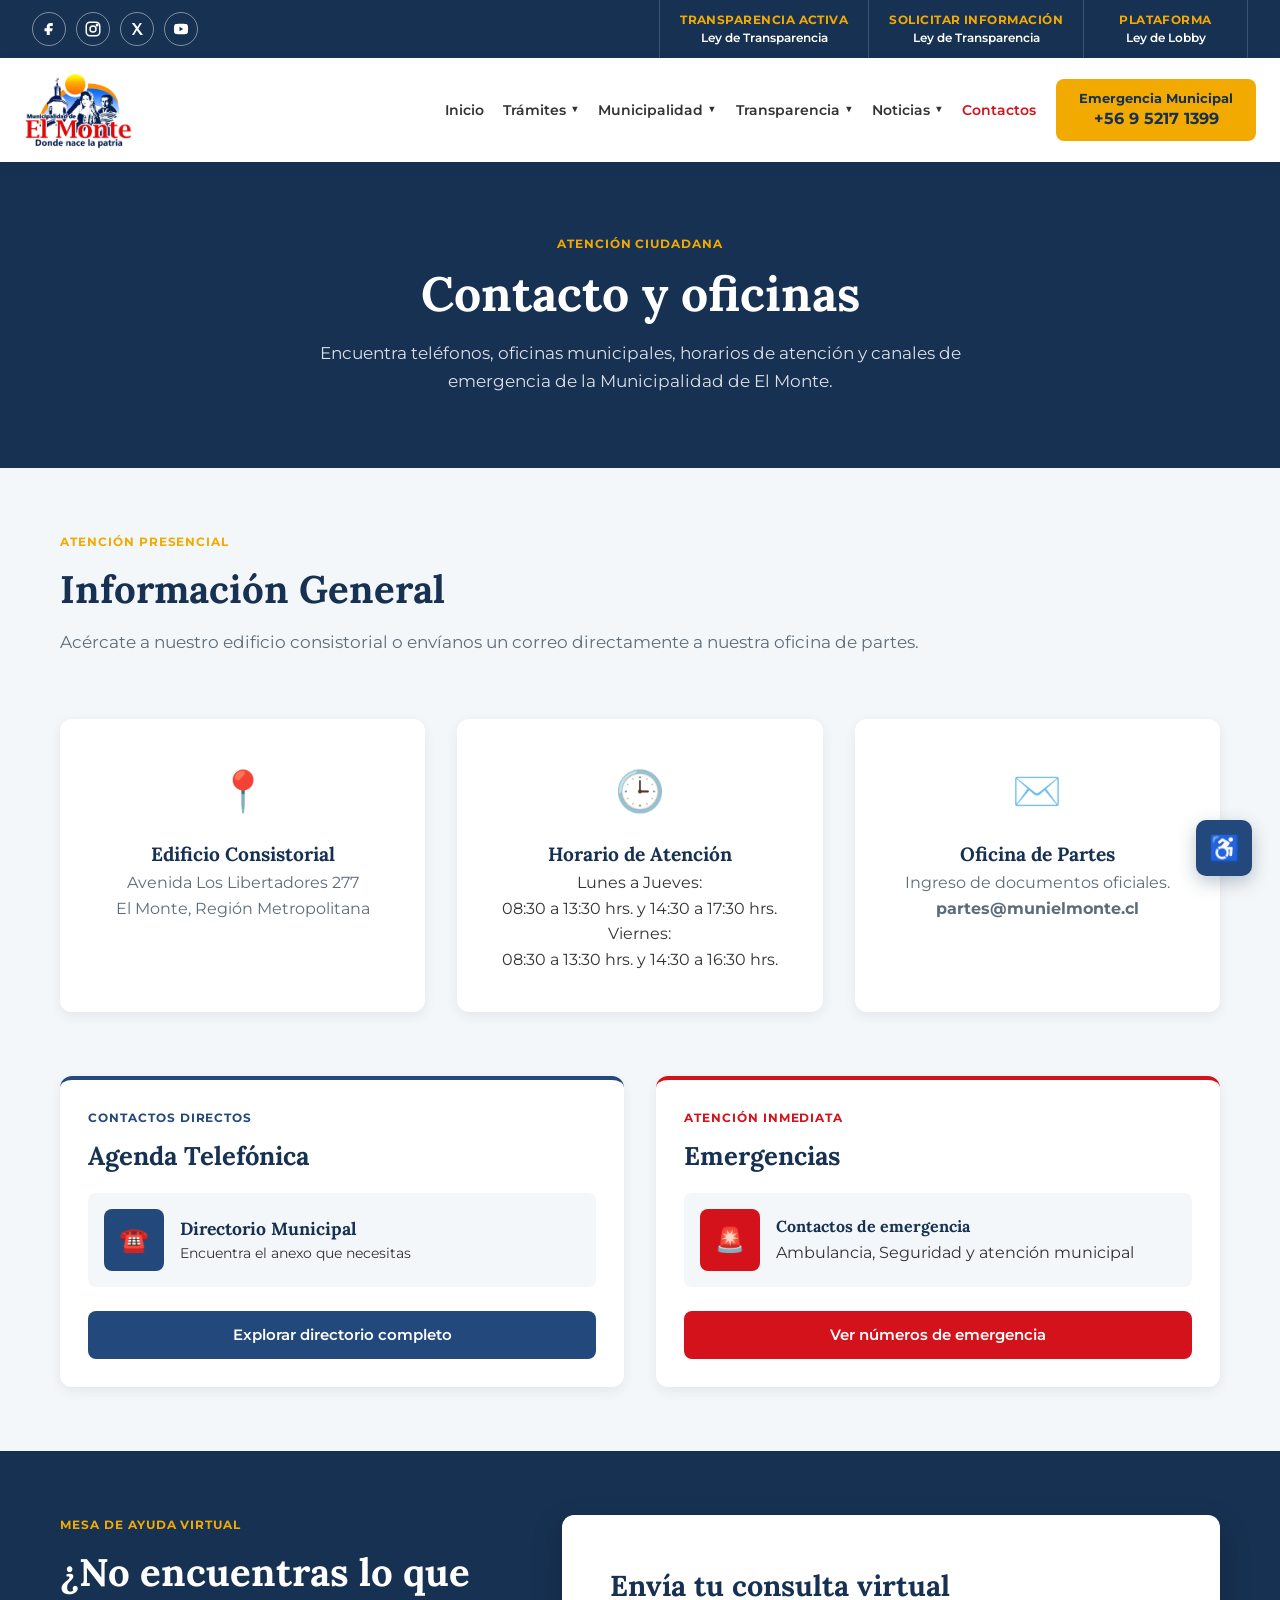
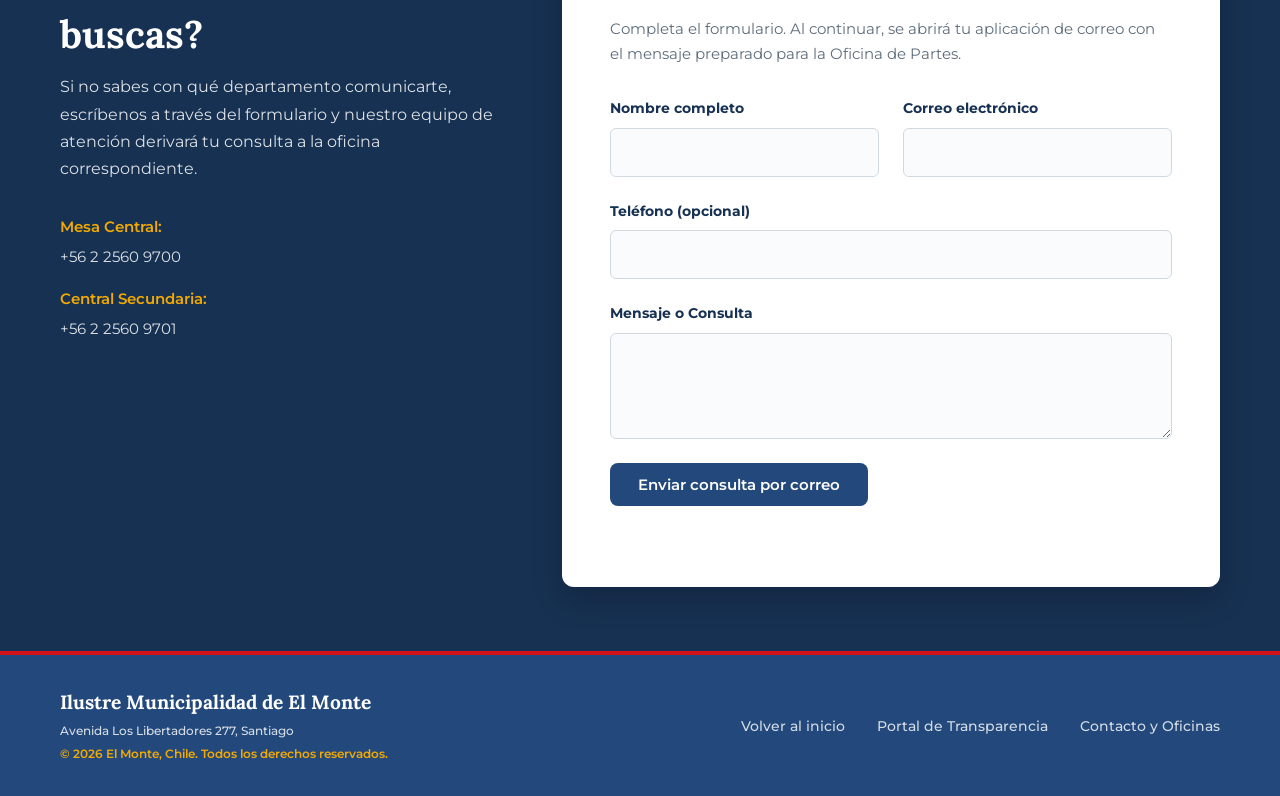
<file: contactos.html>
<!DOCTYPE html>
<html lang="es">
<head>
    <meta charset="UTF-8">
    <meta name="viewport" content="width=device-width, initial-scale=1.0">
    
    <title>Contactos - Municipalidad El Monte</title>

    <!-- Favicon -->
    <link
        rel="icon"
        type="image/svg+xml"
        href="assets/logos/Municipalidad.ElMonte.svg">

    <!-- Fuentes de Google Fonts -->
    <link rel="preconnect" href="https://fonts.googleapis.com">
    <link rel="preconnect" href="https://fonts.gstatic.com" crossorigin>
    <link href="https://fonts.googleapis.com/css2?family=Lora:ital,wght@0,400;0,600;0,700;1,400&family=Montserrat:wght@400;500;600;700&display=swap" rel="stylesheet">
    
    <!-- Hoja de estilos única -->
    <link rel="stylesheet" href="style.css">
</head>

<body class="contactos-page responsive-nav-page">

    <!-- Barra flotante de accesibilidad -->

    <aside class="accessibility-widget" aria-label="Herramientas de accesibilidad">

        <button type="button" class="accessibility-toggle" id="accessibility-toggle" aria-label="Abrir herramientas de accesibilidad" aria-expanded="false" aria-controls="accessibility-panel">
            <span aria-hidden="true">♿</span>
        </button>

        <div class="accessibility-panel" id="accessibility-panel" hidden>

            <div class="accessibility-panel-header">
                <span>Accesibilidad</span>
                <button type="button" class="accessibility-close" id="accessibility-close" aria-label="Cerrar herramientas de accesibilidad">×</button>
            </div>

            <div class="accessibility-controls">
                <div class="accessibility-control-group">
                    <span class="accessibility-control-label">Tamaño del texto</span>
                    <div class="accessibility-text-buttons">
                        <button type="button" class="accessibility-action" id="font-decrease">A−</button>
                        <button type="button" class="accessibility-action" id="font-reset">A</button>
                        <button type="button" class="accessibility-action" id="font-increase">A+</button>
                    </div>
                </div>

                <button type="button" class="accessibility-option" id="contrast-toggle" aria-pressed="false">
                    <span aria-hidden="true">◐</span> Alto contraste
                </button>

                <button type="button" class="accessibility-option" id="links-toggle" aria-pressed="false">
                    <span aria-hidden="true">Aa</span> Subrayar enlaces
                </button>

                <button type="button" class="accessibility-reset" id="accessibility-reset">
                    Restablecer ajustes
                </button>
            </div>

        </div>

    </aside>

    <!-- =========================================
        BARRA SUPERIOR DE SERVICIOS
    ========================================= -->

    <div class="utility-bar">

        <div class="utility-bar-inner">

            <!-- Redes sociales -->
            <div
                class="social-links"
                aria-label="Redes sociales municipales">

                <!-- Facebook -->
                <a
                    href="https://www.facebook.com/MuniElMonte"
                    target="_blank"
                    rel="noopener noreferrer"
                    aria-label="Facebook de la Municipalidad de El Monte">

                    <svg
                        viewBox="0 0 24 24"
                        aria-hidden="true">

                        <path
                            d="M14 8h3V4h-3c-3 0-5 2-5 5v2H6v4h3v5h4v-5h3l1-4h-4V9c0-.7.3-1 1-1z"/>

                    </svg>

                </a>

                <!-- Instagram -->
                <a
                    href="https://www.instagram.com/muni_elmonte"
                    target="_blank"
                    rel="noopener noreferrer"
                    aria-label="Instagram de la Municipalidad de El Monte">

                    <svg
                        viewBox="0 0 24 24"
                        aria-hidden="true">

                        <rect
                            x="3"
                            y="3"
                            width="18"
                            height="18"
                            rx="5"/>

                        <circle
                            cx="12"
                            cy="12"
                            r="4"/>

                        <circle
                            cx="17.5"
                            cy="6.5"
                            r="1"/>

                    </svg>

                </a>

                <!-- X / Twitter -->
                <a
                    href="https://x.com/munielmonte"
                    target="_blank"
                    rel="noopener noreferrer"
                    aria-label="X de la Municipalidad de El Monte">

                    <svg
                        viewBox="0 0 24 24"
                        aria-hidden="true">

                        <path
                            d="M5 4l5.5 7.3L5.3 20H8l3.8-6.2L16.5 20H20l-6.2-8.2L18.5 4h-2.7l-3.3 5.3L8.5 4z"/>

                    </svg>

                </a>

                <!-- YouTube -->
                <a
                    href="https://www.youtube.com/@MunicipalidadDeElMonte"
                    target="_blank"
                    rel="noopener noreferrer"
                    aria-label="YouTube de la Municipalidad de El Monte">

                    <svg
                        viewBox="0 0 24 24"
                        aria-hidden="true">

                        <path
                            d="M21 7.5a3 3 0 0 0-2.1-2.1C17.1 5 12 5 12 5s-5.1 0-6.9.4A3 3 0 0 0 3 7.5C2.6 9.3 2.6 12 2.6 12s0 2.7.4 4.5a3 3 0 0 0 2.1 2.1c1.8.4 6.9.4 6.9.4s5.1 0 6.9-.4a3 3 0 0 0 2.1-2.1c.4-1.8.4-4.5.4-4.5s0-2.7-.4-4.5z"/>

                        <path
                            class="social-play"
                            d="M10 9l5 3-5 3z"/>

                    </svg>

                </a>

            </div>

            <!-- Accesos de transparencia -->
            <nav class="utility-links" aria-label="Accesos de transparencia">

                <a
                    href="https://www.portaltransparencia.cl/PortalPdT/directorio-de-organismos-regulados/?org=MU084"
                    target="_blank"
                    rel="noopener noreferrer">

                    <span>Transparencia Activa</span>
                    <small>Ley de Transparencia</small>

                </a>


                <a
                    href="https://www.portaltransparencia.cl/PortalPdT/web/guest/directorio-de-organismos-regulados?p_p_id=pdtorganismos_WAR_pdtorganismosportlet&orgcode=f3c0e3bf2ba13ee6ce7f537f50f5d09c"
                    target="_blank"
                    rel="noopener noreferrer">

                    <span>Solicitar Información</span>
                    <small>Ley de Transparencia</small>

                </a>


                <a
                    href="https://www.leylobby.gob.cl/solicitud/audiencia/492"
                    target="_blank"
                    rel="noopener noreferrer">
                    <span>Plataforma</span>
                    <small>Ley de Lobby</small>
                </a>

            </nav>

        </div>

    </div>

    <!-- =========================================
        ENCABEZADO Y NAVEGACIÓN PRINCIPAL
    ========================================= -->
    <header class="site-header">

        <div class="header-container">
            <div class="logo">

                <a href="index.html">
                    <img src="assets/logos/Municipalidad.ElMonte.svg" alt="Logo Municipalidad El Monte" class="main-logo">
                </a>

            </div>

            <button
                type="button"
                class="mobile-menu-toggle"
                id="mobile-menu-toggle"
                aria-label="Abrir menú principal"
                aria-expanded="false"
                aria-controls="mobile-menu-panel">

                <span></span>
                <span></span>
                <span></span>

            </button>

            <div
                class="header-right"
                id="mobile-menu-panel">
                <nav class="main-nav" aria-label="Navegación principal">

                    <ul>

                        <!-- Inicio -->
                        <li>
                            <a href="index.html">
                                Inicio
                            </a>
                        </li>


                        <!-- Trámites -->
                        <li class="nav-item-has-submenu">

                            <a href="tramites.html">
                                Trámites
                                <span class="nav-arrow" aria-hidden="true">▼</span>
                            </a>

                            <ul class="submenu">

                                <li>
                                    <a href="tramites.html">
                                        Todos los trámites
                                    </a>
                                </li>

                                <li>
                                    <a href="portal-pagos.html">
                                        Portal de pagos
                                    </a>
                                </li>

                                <li>
                                    <a href="documentos-permisos.html">
                                        Documentos, certificados y permisos
                                    </a>
                                </li>

                                <li>
                                    <a href="concursos-publicos.html">
                                        Concursos públicos
                                    </a>
                                </li>

                            </ul>

                        </li>


                        <!-- Municipalidad -->
                        <li class="nav-item-has-submenu">

                            <a href="municipalidad.html">
                                Municipalidad
                                <span class="nav-arrow" aria-hidden="true">▼</span>
                            </a>

                            <ul class="submenu">

                                <li>
                                    <a href="municipalidad.html">
                                        Nuestra Municipalidad
                                    </a>
                                </li>

                                <li>
                                    <a href="alcaldia.html">
                                        Alcaldía
                                    </a>
                                </li>

                                <li>
                                    <a href="concejo-municipal.html">
                                        Concejo Municipal
                                    </a>
                                </li>

                                <li>
                                    <a href="municipalidad.html#direcciones">
                                        Direcciones municipales
                                    </a>
                                </li>

                            </ul>

                        </li>


                        <!-- Transparencia -->
                        <li class="nav-item-has-submenu">

                            <a
                                href="https://www.portaltransparencia.cl/PortalPdT/directorio-de-organismos-regulados/?org=MU084"
                                target="_blank"
                                rel="noopener noreferrer">

                                Transparencia
                                <span class="nav-arrow" aria-hidden="true">▼</span>

                            </a>

                            <ul class="submenu">

                                <li>
                                    <a
                                        href="https://www.portaltransparencia.cl/PortalPdT/directorio-de-organismos-regulados/?org=MU084"
                                        target="_blank"
                                        rel="noopener noreferrer">

                                        Transparencia Activa

                                    </a>
                                </li>

                                <li>
                                    <a
                                        href="https://www.portaltransparencia.cl/PortalPdT/web/guest/directorio-de-organismos-regulados?p_p_id=pdtorganismos_WAR_pdtorganismosportlet&orgcode=f3c0e3bf2ba13ee6ce7f537f50f5d09c"
                                        target="_blank"
                                        rel="noopener noreferrer">

                                        Solicitar información

                                    </a>
                                </li>

                                <li>
                                    <a
                                        href="https://www.leylobby.gob.cl/solicitud/audiencia/492"
                                        target="_blank"
                                        rel="noopener noreferrer">
                                        Ley de Lobby
                                    </a>
                                </li>

                            </ul>

                        </li>


                        <!-- Noticias -->
                        <li class="nav-item-has-submenu">

                            <a href="noticias.html">
                                Noticias
                                <span class="nav-arrow" aria-hidden="true">▼</span>
                            </a>

                            <ul class="submenu">

                                                                <li>
                                    <a href="noticias.html">
                                        Inicio de noticias
                                    </a>
                                </li>

<li>
                                    <a href="noticias.html?panel=todas">
                                        Todas las noticias
                                    </a>
                                </li>

                                <li>
                                    <a href="agenda-comunal.html">
                                        Agenda comunal
                                    </a>
                                </li>

                                <li>
                                    <a href="comunicados.html">
                                        Comunicados
                                    </a>
                                </li>

                            </ul>

                        </li>


                        <!-- Contactos -->
                        <li>
                            <a
                                href="contactos.html"
                                class="active">

                                Contactos

                            </a>
                        </li>

                    </ul>

                </nav>
                <a href="tel:+56952171399" class="emergency-btn">
                    <span>Emergencia Municipal</span>
                    <strong>+56 9 5217 1399</strong>
                </a>

            </div>
        </div>
    </header>

    <main class="page-contactos">
        
        <!-- =========================================
            HERO PRINCIPAL
        ========================================== -->

        <section class="main-page-hero">

            <div class="container main-page-hero-content">

                <span class="section-kicker-accent">
                    ATENCIÓN CIUDADANA
                </span>

                <h1>
                    Contacto y oficinas
                </h1>

                <p>
                    Encuentra teléfonos, oficinas municipales,
                    horarios de atención y canales de emergencia
                    de la Municipalidad de El Monte.
                </p>

            </div>

        </section>

        <!-- ==========================================
             PANEL 1: CONTACTO MUNICIPAL (VISTA PRINCIPAL / RESUMEN)
             ========================================== -->

        <section
            id="panel-contacto"
            class="contact-panel active">
            
            <section class="section-light">
                <div class="container">
                    
                    <div class="section-header-flex">
                        <div>
                            <span class="section-kicker-accent">ATENCIÓN PRESENCIAL</span>
                            <h2 class="section-title">Información General</h2>
                            <p class="section-desc">Acércate a nuestro edificio consistorial o envíanos un correo directamente a nuestra oficina de partes.</p>
                        </div>
                    </div>
                    
                    <!-- Info General -->
                    <div class="grid-3 contact-info-grid">

                        <div class="card contact-info-card">

                            <div class="contact-info-icon">📍</div>
                            <h4 class="contact-info-title">Edificio Consistorial</h4>
                            <p class="contact-muted">Avenida Los Libertadores 277<br>El Monte, Región Metropolitana</p>
                        
                        </div>

                        <div class="card contact-info-card">
                            
                            <div class="contact-info-icon">🕒</div>
                            <h4 class="contact-info-title">Horario de Atención</h4>
                            <p>
                                Lunes a Jueves:<br>
                                08:30 a 13:30 hrs. y
                                14:30 a 17:30 hrs.<br>

                                Viernes:<br>
                                08:30 a 13:30 hrs. y
                                14:30 a 16:30 hrs.
                            </p>

                        </div>

                        <div class="card contact-info-card">
                            
                            <div class="contact-info-icon">✉️</div>
                            <h4 class="contact-info-title">Oficina de Partes</h4>
                            <p class="contact-muted">Ingreso de documentos oficiales.<br><strong>partes@munielmonte.cl</strong></p>
                        
                        </div>

                    </div>

                    <!-- PREVIEWS DE SUB-SECCIONES -->
                    <div class="grid-3">
                        
                        <!-- Miniatura Agenda Telefónica -->
                        <div class="card contact-border-primary">
                            
                            <span class="section-kicker">CONTACTOS DIRECTOS</span>
                            <h3 class="contact-preview-title">Agenda Telefónica</h3>
                            
                            <div class="contact-preview-box">
                                
                                <div class="contact-preview-icon contact-preview-icon-primary">
                                    ☎️
                                </div>
                                
                                <div>
                                    <h4 class="contact-preview-box-title">Directorio Municipal</h4>
                                    <p class="contact-preview-box-text">Encuentra el anexo que necesitas</p>                                
                                </div>
                            
                            </div>

                            <a
                                href="#panel-telefonos"
                                class="btn btn-primary contact-full-button">

                                Explorar directorio completo
                            </a>

                        </div>

                        <!-- Miniatura Emergencias -->
                        <div class="card contact-border-red">
                            
                            <span class="section-kicker-red">ATENCIÓN INMEDIATA</span>
                            <h3 class="contact-preview-title">Emergencias</h3>
                            
                            <div class="contact-preview-box">
                                
                                <div class="contact-preview-icon contact-preview-icon-red">
                                    🚨
                                </div>
                                
                                <div>
                                    <h4>
                                        Contactos de emergencia
                                    </h4>

                                    <p>
                                        Ambulancia, Seguridad y atención municipal
                                    </p>
                                </div>
                            
                            </div>
                            
                            <a
                                href="#panel-emergencias"
                                class="btn btn-danger contact-full-button">

                                Ver números de emergencia
                            </a>
                        
                        </div>

                    </div>

                </div>
            </section>

            <!-- Formulario de Contacto -->
            <section class="section-dark">
                <div class="container contact-container">
                    <div class="contact-info">
                        <span class="section-kicker-accent">MESA DE AYUDA VIRTUAL</span>
                        <h3 class="section-title text-white">¿No encuentras lo que buscas?</h3>
                        <p class="text-white-opacity">Si no sabes con qué departamento comunicarte, escríbenos a través del formulario y nuestro equipo de atención derivará tu consulta a la oficina correspondiente.</p>
                        <ul class="contact-details text-white-opacity">
                            <li><strong>Mesa Central:</strong> +56 2 2560 9700</li>
                            <li><strong>Central Secundaria:</strong> +56 2 2560 9701</li>
                        </ul>
                    </div>
                    
                    <div class="contact-form-wrapper">
                        <h4 class="form-title text-primary-dark">Envía tu consulta virtual</h4>
                        <p class="form-desc text-muted">Completa el formulario. Al continuar, se abrirá tu aplicación de correo con el mensaje preparado para la Oficina de Partes.</p>
                        <form class="contact-form" data-contact-form>
                            <div class="form-row">
                                <div class="form-group">
                                    <label for="nombre">Nombre completo</label>
                                    <input type="text" id="nombre" name="nombre" autocomplete="name" maxlength="100" required>
                                </div>
                                <div class="form-group">
                                    <label for="email">Correo electrónico</label>
                                    <input type="email" id="email" name="email" autocomplete="email" maxlength="254" required>
                                </div>
                            </div>
                            <div class="form-group">
                                <label for="telefono">Teléfono (opcional)</label>
                                <input type="tel" id="telefono" name="telefono" autocomplete="tel" maxlength="30">
                            </div>
                            <div class="form-group">
                                <label for="mensaje">Mensaje o Consulta</label>
                                <textarea id="mensaje" name="mensaje" maxlength="1500" rows="4" required></textarea>
                            </div>
                            <button type="submit" class="btn btn-primary">
                            Enviar consulta por correo
                        </button>
                        
                        <p
                            class="contact-form-status"
                            aria-live="polite"></p>

                    </form>
                    </div>
                </div>
            </section>
        </section>

        <!-- ==========================================
             PANEL 2: AGENDA TELEFÓNICA (DIRECTORIO)
             ========================================== -->

        <section
            id="panel-telefonos"
            class="contact-panel">

            <section class="section-light">
                <div class="container">
                    
                    <!-- BOTÓN VOLVER -->
                    <a
                        href="#panel-contacto"
                        class="btn-volver">

                        <span aria-hidden="true">←</span>
                        Volver

                    </a>

                    <div class="section-header-flex">
                        <div>
                            <span class="section-kicker">CONTACTOS DIRECTOS</span>
                            <h2 class="section-title">Agenda Telefónica</h2>
                            <p class="section-desc">Busca directamente el número de la oficina o departamento que necesitas.</p>
                        </div>
                    </div>

                    <!-- Buscador y Horarios -->
                    <div class="contact-directory-tools">

                        <!-- Buscador -->
                        <div class="contact-directory-search">

                            <label for="search-contact">
                                Buscar Oficina
                            </label>

                            <input
                                type="text"
                                id="search-contact"
                                placeholder="Ej. DIDECO, Obras, Patentes...">

                        </div>

                        <!-- Horario General -->
                        <div class="card contact-hours-card">
                            <div class="contact-hours-layout">
                                <div class="contact-hours-icon">🕒</div>
                                <div>
                                    <h4 class="contact-hours-title">Horario de Atención General</h4>
                                    <p class="contact-hours-text">
                                        <strong>Lunes a Jueves:</strong> 08:30 a 13:30 hrs. y 14:30 a 17:30 hrs.<br>
                                        <strong>Viernes:</strong> 08:30 a 13:30 hrs. y 14:30 a 16:30 hrs.<br>
                                        <small class="contact-hours-note">* Salud, Juzgado y Emergencias tienen horarios especiales.</small>
                                    </p>
                                </div>
                            </div>
                        </div>
                    </div>

                    <!-- Grilla de Directorio -->
                    <div class="grid-3" id="directory-grid">
                        
                        <!-- Tarjeta: Atención General y Administración -->
                        <div class="card directory-card contact-border-primary">
                            <span class="card-kicker">INFORMACIÓN CENTRAL</span>
                            <h4 class="contact-directory-card-title">Atención General y Alcaldía</h4>
                            <ul class="contact-directory-list">
                                <li class="contact-item contact-item-lined">
                                    <span class="contact-item-label-strong">Mesa Central</span>
                                    <a class="contact-phone-link" href="tel:+56225609700">2 2560 9700</a>
                                </li>
                                <li class="contact-item contact-item-lined">
                                    <span class="contact-item-label-strong">Oficina de Partes</span>
                                    <a class="contact-phone-link" href="tel:+56225609701">2 2560 9701</a>
                                </li>
                                <li class="contact-item contact-item-lined">
                                    <span class="contact-item-label">Alcaldía</span>
                                    <a class="contact-phone-link" href="tel:+56225609702">2 2560 9702</a>
                                </li>
                                <li class="contact-item contact-item-lined">
                                    <span class="contact-item-label">Secretario Municipal</span>
                                    <a class="contact-phone-link" href="tel:+56225609721">2 2560 9721</a>
                                </li>
                                <li class="contact-item contact-item-lined">
                                    <span class="contact-item-label">Tesorería Municipal</span>
                                    <a class="contact-phone-link" href="tel:+56225609726">2 2560 9726</a>
                                </li>
                                <li class="contact-item contact-item-last">
                                    <span class="contact-item-label">Jurídico</span>
                                    <a class="contact-phone-link" href="tel:+56225609745">2 2560 9745</a>
                                </li>
                            </ul>
                        </div>

                        <!-- Tarjeta: Tránsito y Obras -->
                        <div class="card directory-card contact-border-accent">
                            <span class="card-kicker">DOM Y VIALIDAD</span>
                            <h4 class="contact-directory-card-title">Tránsito y Obras</h4>
                            <ul class="contact-directory-list">
                                <li class="contact-item contact-item-lined">
                                    <span class="contact-item-label">Dirección de Obras</span>
                                    <a class="contact-phone-link" href="tel:+56225609723">2 2560 9723</a>
                                </li>
                                <li class="contact-item contact-item-lined">
                                    <span class="contact-item-label">Permisos de Circulación</span>
                                    <a class="contact-phone-link" href="tel:+56225609771">2 2560 9771</a>
                                </li>
                                <li class="contact-item contact-item-lined">
                                    <span class="contact-item-label">Licencias de Conducir</span>
                                    <a class="contact-phone-link" href="tel:+56225609773">2 2560 9773</a>
                                </li>
                                <li class="contact-item contact-item-last">
                                    <span class="contact-item-label">Aseo y Ornato</span>
                                    <a class="contact-phone-link" href="tel:+56225609791">2 2560 9791</a>
                                </li>
                            </ul>
                        </div>

                        <!-- Tarjeta: Desarrollo Social DIDECO -->
                        <div class="card directory-card contact-border-primary">
                            <span class="card-kicker">APOYO COMUNITARIO</span>
                            <h4 class="contact-directory-card-title">DIDECO y Social</h4>
                            <ul class="contact-directory-list">
                                <li class="contact-item contact-item-lined">
                                    <span class="contact-item-label-strong">DIDECO Central</span>
                                    <a class="contact-phone-link" href="tel:+56225609757">2 2560 9757</a>
                                </li>
                                <li class="contact-item contact-item-lined">
                                    <span class="contact-item-label">Asistente Social</span>
                                    <a class="contact-phone-link" href="tel:+56225609775">2 2560 9775</a>
                                </li>
                                <li class="contact-item contact-item-lined">
                                    <span class="contact-item-label">Registro Social (Ficha)</span>
                                    <a class="contact-phone-link" href="tel:+56225609756">2 2560 9756</a>
                                </li>
                                <li class="contact-item contact-item-lined">
                                    <span class="contact-item-label">Subsidios Sociales</span>
                                    <a class="contact-phone-link" href="tel:+56225609758">2 2560 9758</a>
                                </li>
                                <li class="contact-item contact-item-lined">
                                    <span class="contact-item-label">Oficina Adulto Mayor</span>
                                    <a class="contact-phone-link" href="tel:+56225609763">2 2560 9763</a>
                                </li>
                                <li class="contact-item contact-item-last">
                                    <span class="contact-item-label">Oficina Discapacidad</span>
                                    <a class="contact-phone-link" href="tel:+56225609764">2 2560 9764</a>
                                </li>
                            </ul>
                        </div>

                        <!-- Tarjeta: Desarrollo, Patentes y Trabajo -->
                        <div class="card directory-card contact-border-accent">
                            <span class="card-kicker">ECONOMÍA LOCAL</span>
                            <h4 class="contact-directory-card-title">Patentes y Fomento</h4>
                            <ul class="contact-directory-list">
                                <li class="contact-item contact-item-lined">
                                    <span class="contact-item-label">Rentas y Patentes</span>
                                    <a class="contact-phone-link" href="tel:+56443049384">4 4304 9384</a>
                                </li>
                                <li class="contact-item contact-item-lined">
                                    <span class="contact-item-label">Fomento Productivo</span>
                                    <a class="contact-phone-link" href="tel:+56443049383">4 4304 9383</a>
                                </li>
                                <li class="contact-item contact-item-lined">
                                    <span class="contact-item-label">Oficina OMIL (Empleo)</span>
                                    <a class="contact-phone-link" href="tel:+56443049386">4 4304 9386</a>
                                </li>
                                <li class="contact-item contact-item-lined">
                                    <span class="contact-item-label">Turismo</span>
                                    <a class="contact-phone-link" href="tel:+56443049388">4 4304 9388</a>
                                </li>
                                <li class="contact-item contact-item-last">
                                    <span class="contact-item-label">Prodesal</span>
                                    <a class="contact-phone-link" href="tel:+56443049380">4 4304 9380</a>
                                </li>
                            </ul>
                        </div>

                        <!-- Tarjeta: Salud -->
                        <div class="card directory-card contact-border-primary">
                            <span class="card-kicker">CENTROS MÉDICOS</span>
                            <h4 class="contact-directory-card-title">Salud Municipal</h4>
                            <ul class="contact-directory-list">
                                <li class="contact-item contact-item-stacked">
                                    <div class="contact-item-row">
                                        <span class="contact-item-label-strong">SOME CESFAM</span>
                                        <a class="contact-phone-link" href="tel:+56225743108">2 2574 3108</a>
                                    </div>
                                    <small class="contact-muted">Lun-Jue: 08:00 a 17:00 / Vie: 08:00 a 16:00</small>
                                </li>
                                <li class="contact-item contact-item-lined">
                                    <span class="contact-item-label">OIRS CESFAM</span>
                                    <a class="contact-phone-link" href="tel:+56225743106">2 2574 3106</a>
                                </li>
                                <li class="contact-item contact-item-lined">
                                    <span class="contact-item-label">CECOSF Lo Chacón</span>
                                    <a class="contact-phone-link" href="tel:+56225688072">2 2568 8072</a>
                                </li>
                                <li class="contact-item contact-item-last">
                                    <span class="contact-item-label">SOME El Paico</span>
                                    <a class="contact-phone-link" href="tel:+56226124722">2 2612 4722</a>
                                </li>
                            </ul>
                        </div>

                        <!-- Tarjeta: Programas Sociales y Familias -->
                        <div class="card directory-card contact-border-accent">
                            <span class="card-kicker">DESARROLLO FAMILIAR</span>
                            <h4 class="contact-directory-card-title">Programas y Familias</h4>
                            <ul class="contact-directory-list">
                                <li class="contact-item contact-item-lined">
                                    <span class="contact-item-label">Centro de la Mujer</span>
                                    <a class="contact-phone-link" href="tel:+56225609782">2 2560 9782</a>
                                </li>
                                <li class="contact-item contact-item-lined">
                                    <span class="contact-item-label">Mujeres Jefas de Hogar</span>
                                    <a class="contact-phone-link" href="tel:+56443049387">4 4304 9387</a>
                                </li>
                                <li class="contact-item contact-item-lined">
                                    <span class="contact-item-label">Programa Senda</span>
                                    <a class="contact-phone-link" href="tel:+56225609783">2 2560 9783</a>
                                </li>
                                <li class="contact-item contact-item-lined">
                                    <span class="contact-item-label">OPD</span>
                                    <a class="contact-phone-link" href="tel:+56225609780">2 2560 9780</a>
                                </li>
                                <li class="contact-item contact-item-last">
                                    <span class="contact-item-label">Programa Puente</span>
                                    <a class="contact-phone-link" href="tel:+56225609759">2 2560 9759</a>
                                </li>
                            </ul>
                        </div>

                        <!-- Tarjeta: Educación, Cultura y Otros -->
                        <div class="card directory-card contact-border-primary">
                            <span class="card-kicker">SERVICIOS VARIOS</span>
                            <h4 class="contact-directory-card-title">Educación, Cultura y Otros</h4>
                            <ul class="contact-directory-list">
                                <li class="contact-item contact-item-stacked">
                                    <div class="contact-item-row">
                                        <span class="contact-item-label-strong">Juzgado Policía Local</span>
                                        <a class="contact-phone-link" href="tel:+56443570327">4 4357 0327</a>
                                    </div>
                                    <small class="contact-muted">Lunes a Viernes: 09:00 a 13:00 hrs.</small>
                                </li>
                                <li class="contact-item contact-item-lined">
                                    <span class="contact-item-label">Depto. Educación DAEM</span>
                                    <a class="contact-phone-link" href="tel:+56228181558">2 2818 1558</a>
                                </li>
                                <li class="contact-item contact-item-lined">
                                    <span class="contact-item-label">Biblioteca Municipal</span>
                                    <a class="contact-phone-link" href="tel:+56225609750">2 2560 9750</a>
                                </li>
                                <li class="contact-item contact-item-lined">
                                    <span class="contact-item-label">Teatro Carrera</span>
                                    <a class="contact-phone-link" href="tel:+56225609717">2 2560 9717</a>
                                </li>
                                <li class="contact-item contact-item-last">
                                    <span class="contact-item-label">Cementerio Municipal</span>
                                    <a class="contact-phone-link" href="tel:+56956275523">9 5627 5523</a>
                                </li>
                            </ul>
                        </div>

                    </div>
                </div>
            </section>
        </section>

        <!-- ==========================================
             PANEL 3: EMERGENCIAS (VISTA AISLADA)
             ========================================== -->

        <section
            id="panel-emergencias"
            class="contact-panel">

            <section class="section-light contact-emergency-section">
                <div class="container">
                    
                    <!-- BOTÓN VOLVER -->
                    <a
                        href="#panel-contacto"
                        class="btn-volver">

                        <span aria-hidden="true">←</span>
                        Volver

                    </a>

                    <div class="section-header-flex">

                        <div>
                            <span class="section-kicker-red">
                                CONTACTOS PRIORITARIOS
                            </span>

                            <h2 class="section-title contact-emergency-title">
                                Teléfonos de emergencia
                            </h2>

                            <p class="section-desc">
                                Revisa los principales canales de atención
                                ante situaciones urgentes y considera el
                                horario indicado para cada servicio.
                            </p>
                        </div>
                    
                    </div>
                    
                    <div class="grid-3 contact-emergency-grid">
                        
                        <!-- Ambulancia -->
                        <div class="card contact-emergency-card contact-emergency-card-red">
                            <div class="contact-emergency-icon">🚑</div>
                            <h3 class="contact-emergency-card-title">Ambulancia CESFAM</h3>
                            <a class="contact-emergency-phone contact-emergency-phone-red" href="tel:+56225743115">2 2574 3115</a>
                            <p class="contact-emergency-card-text">Atención de urgencias médicas las 24 horas del día.</p>
                        </div>

                        <!-- Emergencia Municipal -->
                        <div class="card contact-emergency-card contact-emergency-card-accent">
                            <div class="contact-emergency-icon">🚨</div>
                            <h3 class="contact-emergency-card-title">Emergencia Municipal</h3>
                            <a class="contact-emergency-phone contact-emergency-phone-dark" href="tel:+56225609787">2 2560 9787</a>
                            <p class="contact-emergency-card-text">Atención de apoyo frente a situaciones de riesgo comunal.</p>
                        </div>

                        <!-- Seguridad Ciudadana -->
                        <div class="card contact-emergency-card contact-emergency-card-primary">
                            <div class="contact-emergency-icon">🚔</div>
                            <h3 class="contact-emergency-card-title">Seguridad Ciudadana</h3>
                            <a class="contact-emergency-phone contact-emergency-phone-primary" href="tel:+56225609765">2 2560 9765</a>
                            <p class="contact-emergency-card-text">Programa municipal de prevención del delito y patrullaje.</p>
                        </div>

                    </div>
                </div>
            </section>
        </section>

    </main>

    <!-- =========================================
        FOOTER
    ========================================= -->
    
    <footer class="site-footer">
        <div class="container footer-container">
            <div class="footer-brand">
                <h5>Ilustre Municipalidad de El Monte</h5>
                <p class="footer-address">Avenida Los Libertadores 277, Santiago</p>
                <p class="footer-copy">© 2026 El Monte, Chile. Todos los derechos reservados.</p>
            </div>
            <nav class="footer-nav" aria-label="Navegación del pie de página">
                <ul>
                    <li><a href="index.html">Volver al inicio</a></li>
                    <li><a href="https://www.portaltransparencia.cl/PortalPdT/directorio-de-organismos-regulados/?org=MU084" target="_blank" rel="noopener noreferrer">Portal de Transparencia</a></li>
                    <li><a href="contactos.html">Contacto y Oficinas</a></li>
                </ul>
            </nav>
        </div>
    </footer>

    <!-- JavaScript general -->
    <script src="script.js"></script>

</body>
</html>
</file>
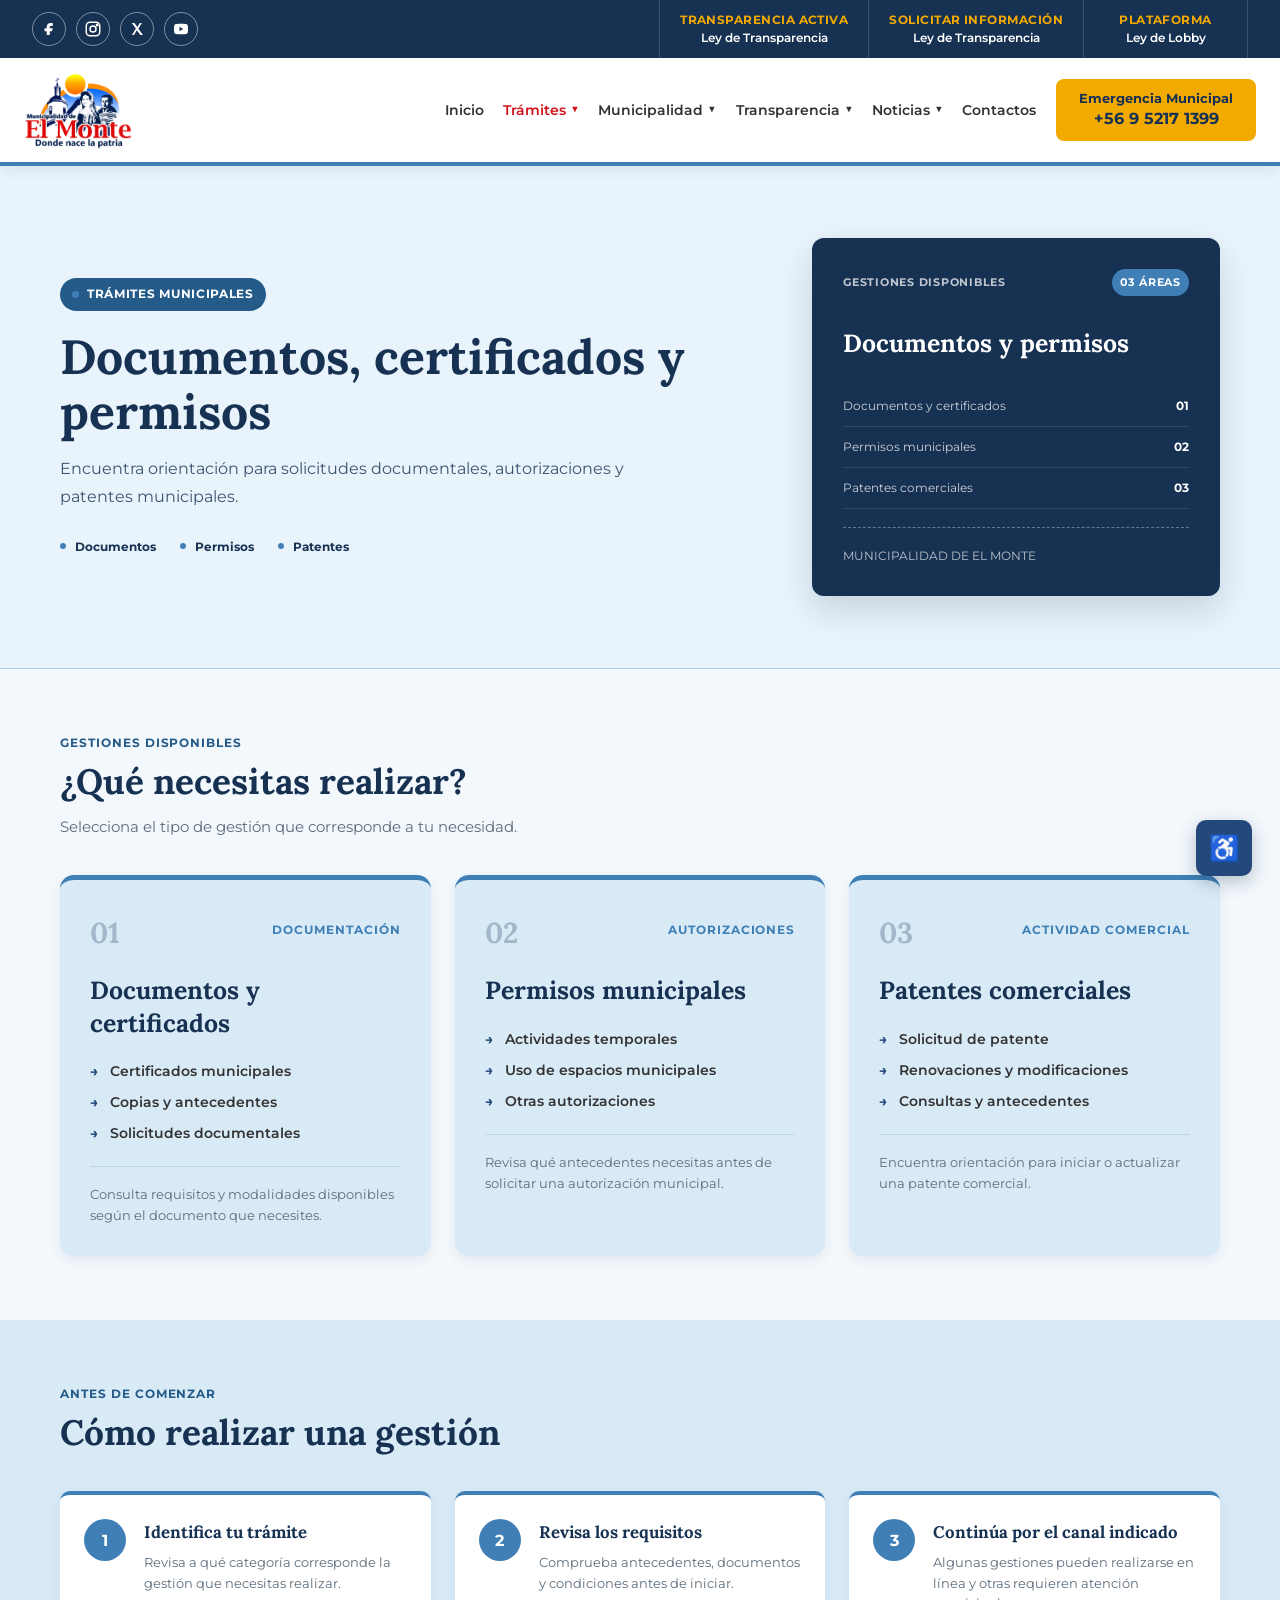
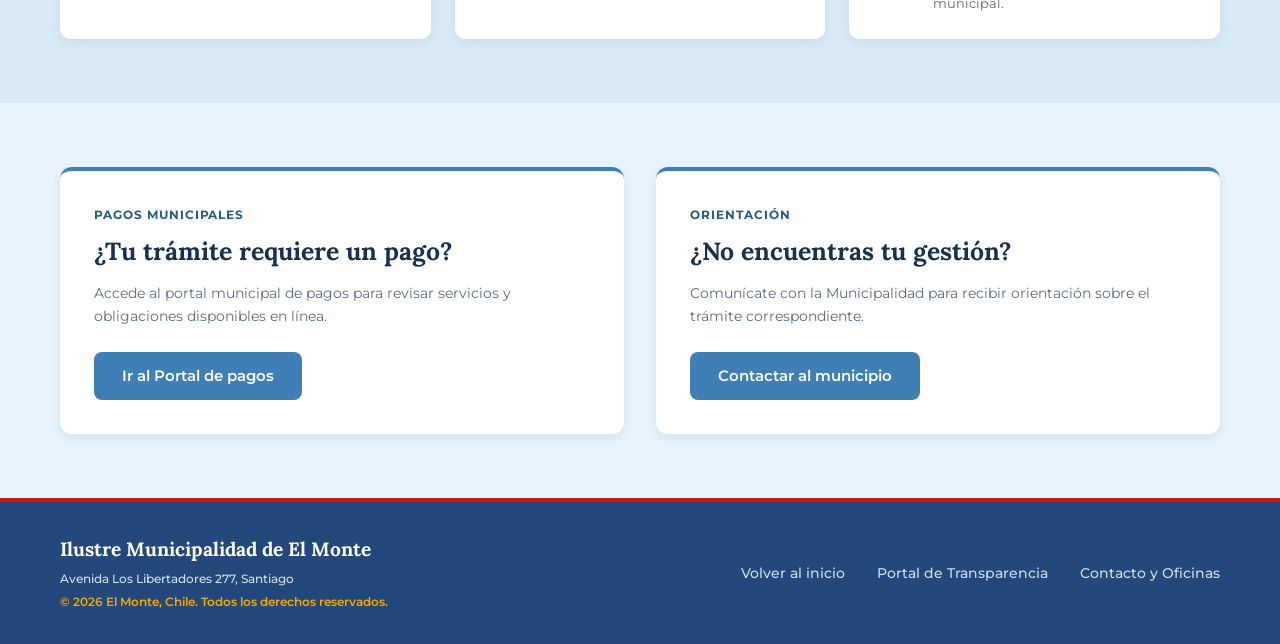
<file: documentos-permisos.html>
<!DOCTYPE html>
<html lang="es">

<head>

    <meta charset="UTF-8">

    <meta
        name="viewport"
        content="width=device-width, initial-scale=1.0">

    <title>Documentos, certificados y permisos | Municipalidad de El Monte</title>

    <!-- Favicon -->
    <link
        rel="icon"
        type="image/svg+xml"
        href="assets/logos/Municipalidad.ElMonte.svg">

    <!-- Google Fonts -->
    <link
        rel="preconnect"
        href="https://fonts.googleapis.com">

    <link
        rel="preconnect"
        href="https://fonts.gstatic.com"
        crossorigin>

    <link
        href="https://fonts.googleapis.com/css2?family=Lora:ital,wght@0,400;0,600;0,700;1,400&family=Montserrat:wght@400;500;600;700&display=swap"
        rel="stylesheet">


    <!-- Hoja de estilos compartida -->
    <link
        rel="stylesheet"
        href="style.css">

</head>

<body class="documentos-permisos-page responsive-nav-page">

    <!-- =========================================
         ACCESIBILIDAD
    ========================================== -->

    <aside
        class="accessibility-widget"
        aria-label="Herramientas de accesibilidad">


        <button
            type="button"
            class="accessibility-toggle"
            id="accessibility-toggle"
            aria-label="Abrir herramientas de accesibilidad"
            aria-expanded="false"
            aria-controls="accessibility-panel">

            <span aria-hidden="true">♿</span>

        </button>


        <div
            class="accessibility-panel"
            id="accessibility-panel"
            hidden>


            <div class="accessibility-panel-header">

                <span>
                    Accesibilidad
                </span>


                <button
                    type="button"
                    class="accessibility-close"
                    id="accessibility-close"
                    aria-label="Cerrar herramientas de accesibilidad">

                    ×

                </button>

            </div>


            <div class="accessibility-controls">


                <div class="accessibility-control-group">

                    <span class="accessibility-control-label">
                        Tamaño del texto
                    </span>


                    <div class="accessibility-text-buttons">

                        <button
                            type="button"
                            class="accessibility-action"
                            id="font-decrease"
                            aria-label="Disminuir tamaño del texto">
                            A−
                        </button>

                        <button
                            type="button"
                            class="accessibility-action"
                            id="font-reset"
                            aria-label="Restablecer tamaño del texto">
                            A
                        </button>

                        <button
                            type="button"
                            class="accessibility-action"
                            id="font-increase"
                            aria-label="Aumentar tamaño del texto">
                            A+
                        </button>

                    </div>

                </div>


                <button
                    type="button"
                    class="accessibility-option"
                    id="contrast-toggle"
                    aria-pressed="false">

                    <span aria-hidden="true">◐</span>

                    Alto contraste

                </button>


                <button
                    type="button"
                    class="accessibility-option"
                    id="links-toggle"
                    aria-pressed="false">

                    <span aria-hidden="true">Aa</span>

                    Subrayar enlaces

                </button>


                <button
                    type="button"
                    class="accessibility-reset"
                    id="accessibility-reset">

                    Restablecer ajustes

                </button>


            </div>

        </div>

    </aside>

    <!-- =========================================
         BARRA SUPERIOR
    ========================================== -->

    <div class="utility-bar">

        <div class="utility-bar-inner">

            <!-- Redes sociales -->
            <div
                class="social-links"
                aria-label="Redes sociales municipales">

                <!-- Facebook -->
                <a
                    href="https://www.facebook.com/MuniElMonte"
                    target="_blank"
                    rel="noopener noreferrer"
                    aria-label="Facebook de la Municipalidad de El Monte">

                    <svg
                        viewBox="0 0 24 24"
                        aria-hidden="true">

                        <path
                            d="M14 8h3V4h-3c-3 0-5 2-5 5v2H6v4h3v5h4v-5h3l1-4h-4V9c0-.7.3-1 1-1z"/>

                    </svg>

                </a>

                <!-- Instagram -->
                <a
                    href="https://www.instagram.com/muni_elmonte"
                    target="_blank"
                    rel="noopener noreferrer"
                    aria-label="Instagram de la Municipalidad de El Monte">

                    <svg
                        viewBox="0 0 24 24"
                        aria-hidden="true">

                        <rect
                            x="3"
                            y="3"
                            width="18"
                            height="18"
                            rx="5"/>

                        <circle
                            cx="12"
                            cy="12"
                            r="4"/>

                        <circle
                            cx="17.5"
                            cy="6.5"
                            r="1"/>

                    </svg>

                </a>

                <!-- X / Twitter -->
                <a
                    href="https://x.com/munielmonte"
                    target="_blank"
                    rel="noopener noreferrer"
                    aria-label="X de la Municipalidad de El Monte">

                    <svg
                        viewBox="0 0 24 24"
                        aria-hidden="true">

                        <path
                            d="M5 4l5.5 7.3L5.3 20H8l3.8-6.2L16.5 20H20l-6.2-8.2L18.5 4h-2.7l-3.3 5.3L8.5 4z"/>

                    </svg>

                </a>

                <!-- YouTube -->
                <a
                    href="https://www.youtube.com/@MunicipalidadDeElMonte"
                    target="_blank"
                    rel="noopener noreferrer"
                    aria-label="YouTube de la Municipalidad de El Monte">

                    <svg
                        viewBox="0 0 24 24"
                        aria-hidden="true">

                        <path
                            d="M21 7.5a3 3 0 0 0-2.1-2.1C17.1 5 12 5 12 5s-5.1 0-6.9.4A3 3 0 0 0 3 7.5C2.6 9.3 2.6 12 2.6 12s0 2.7.4 4.5a3 3 0 0 0 2.1 2.1c1.8.4 6.9.4 6.9.4s5.1 0 6.9-.4a3 3 0 0 0 2.1-2.1c.4-1.8.4-4.5.4-4.5s0-2.7-.4-4.5z"/>

                        <path
                            class="social-play"
                            d="M10 9l5 3-5 3z"/>

                    </svg>

                </a>

            </div>

            <!-- Accesos de transparencia -->
            <nav class="utility-links" aria-label="Accesos de transparencia">

                <a
                    href="https://www.portaltransparencia.cl/PortalPdT/directorio-de-organismos-regulados/?org=MU084"
                    target="_blank"
                    rel="noopener noreferrer">

                    <span>Transparencia Activa</span>
                    <small>Ley de Transparencia</small>

                </a>


                <a
                    href="https://www.portaltransparencia.cl/PortalPdT/web/guest/directorio-de-organismos-regulados?p_p_id=pdtorganismos_WAR_pdtorganismosportlet&orgcode=f3c0e3bf2ba13ee6ce7f537f50f5d09c"
                    target="_blank"
                    rel="noopener noreferrer">

                    <span>Solicitar Información</span>
                    <small>Ley de Transparencia</small>

                </a>


                <a
                    href="https://www.leylobby.gob.cl/solicitud/audiencia/492"
                    target="_blank"
                    rel="noopener noreferrer">
                    <span>Plataforma</span>
                    <small>Ley de Lobby</small>
                </a>

            </nav>

        </div>

    </div>

    <!-- =========================================
         HEADER
    ========================================== -->

    <header class="site-header">

        <div class="header-container">


            <div class="logo">

                <a href="index.html">

                    <img
                        src="assets/logos/Municipalidad.ElMonte.svg"
                        alt="Logo Municipalidad El Monte"
                        class="main-logo">

                </a>

            </div>


            <button
                type="button"
                class="mobile-menu-toggle"
                id="mobile-menu-toggle"
                aria-label="Abrir menú principal"
                aria-expanded="false"
                aria-controls="mobile-menu-panel">

                <span></span>
                <span></span>
                <span></span>

            </button>


            <div
                class="header-right"
                id="mobile-menu-panel">

                <nav
                    class="main-nav"
                    aria-label="Navegación principal">

                    <ul>


                        <li>

                            <a href="index.html">
                                Inicio
                            </a>

                        </li>


                        <!-- Trámites -->
                        <li class="nav-item-has-submenu">

                            <a
                                href="tramites.html"
                                class="active">

                                Trámites

                                <span
                                    class="nav-arrow"
                                    aria-hidden="true">
                                    ▼
                                </span>

                            </a>


                            <ul class="submenu">

                                <li>
                                    <a href="tramites.html">
                                        Todos los trámites
                                    </a>
                                </li>

                                <li>
                                    <a href="portal-pagos.html">
                                        Portal de pagos
                                    </a>
                                </li>

                                <li>
                                    <a href="documentos-permisos.html">
                                        Documentos, certificados y permisos
                                    </a>
                                </li>

                                <li>
                                    <a href="concursos-publicos.html">
                                        Concursos públicos
                                    </a>
                                </li>

                            </ul>

                        </li>


                        <!-- Municipalidad -->
                        <li class="nav-item-has-submenu">

                            <a href="municipalidad.html">

                                Municipalidad

                                <span
                                    class="nav-arrow"
                                    aria-hidden="true">
                                    ▼
                                </span>

                            </a>


                            <ul class="submenu">

                                <li>
                                    <a href="municipalidad.html">
                                        Nuestra Municipalidad
                                    </a>
                                </li>

                                <li>
                                    <a href="alcaldia.html">
                                        Alcaldía
                                    </a>
                                </li>

                                <li>
                                    <a href="concejo-municipal.html">
                                        Concejo Municipal
                                    </a>
                                </li>

                                <li>
                                    <a href="municipalidad.html#direcciones">
                                        Direcciones municipales
                                    </a>
                                </li>

                            </ul>

                        </li>


                        <!-- Transparencia -->
                        <li class="nav-item-has-submenu">

                            <a
                                href="https://www.portaltransparencia.cl/PortalPdT/directorio-de-organismos-regulados/?org=MU084"
                                target="_blank"
                                rel="noopener noreferrer">


                                Transparencia

                                <span
                                    class="nav-arrow"
                                    aria-hidden="true">
                                    ▼
                                </span>

                            </a>


                            <ul class="submenu">

                                <li>
                                    <a
                                        href="https://www.portaltransparencia.cl/PortalPdT/directorio-de-organismos-regulados/?org=MU084"
                                        target="_blank"
                                        rel="noopener noreferrer">

                                        Transparencia Activa

                                    </a>
                                </li>


                                <li>
                                    <a
                                        href="https://www.portaltransparencia.cl/PortalPdT/web/guest/directorio-de-organismos-regulados?p_p_id=pdtorganismos_WAR_pdtorganismosportlet&orgcode=f3c0e3bf2ba13ee6ce7f537f50f5d09c"
                                        target="_blank"
                                        rel="noopener noreferrer">

                                        Solicitar información

                                    </a>
                                </li>


                                <li>
                                    <a
                                        href="https://www.leylobby.gob.cl/solicitud/audiencia/492"
                                        target="_blank"
                                        rel="noopener noreferrer">
                                        Ley de Lobby
                                    </a>
                                </li>

                            </ul>

                        </li>


                        <!-- Noticias -->
                        <li class="nav-item-has-submenu">

                            <a href="noticias.html">

                                Noticias

                                <span
                                    class="nav-arrow"
                                    aria-hidden="true">
                                    ▼
                                </span>

                            </a>


                            <ul class="submenu">

                                                                <li>
                                    <a href="noticias.html">
                                        Inicio de noticias
                                    </a>
                                </li>

<li>
                                    <a href="noticias.html?panel=todas">
                                        Todas las noticias
                                    </a>
                                </li>

                                <li>
                                    <a href="agenda-comunal.html">
                                        Agenda comunal
                                    </a>
                                </li>

                                <li>
                                    <a href="comunicados.html">
                                        Comunicados
                                    </a>
                                </li>

                            </ul>

                        </li>


                        <!-- Contactos -->
                        <li>

                            <a href="contactos.html">
                                Contactos
                            </a>

                        </li>


                    </ul>

                </nav>


                <a
                    href="tel:+56952171399"
                    class="emergency-btn">

                    <span>
                        Emergencia Municipal
                    </span>

                    <strong>
                        +56 9 5217 1399
                    </strong>

                </a>


            </div>

        </div>

    </header>

    <!-- =========================================
         CONTENIDO
    ========================================== -->

    <main>

        <!-- =========================================
            HERO INTERNO
        ========================================== -->

        <section class="tramites-hero service-subpage-hero documentos-permisos-hero">

            <div class="container service-subpage-hero-layout">

                <div class="service-subpage-hero-copy">

                    <div class="service-subpage-hero-eyebrow">
                        TRÁMITES MUNICIPALES
                    </div>

                    <h1>
                        Documentos, certificados y permisos
                    </h1>

                    <p>
                        Encuentra orientación para solicitudes documentales,
                        autorizaciones y patentes municipales.
                    </p>

                    <div
                        class="service-subpage-hero-tags"
                        aria-label="Tipos de gestiones disponibles">

                        <span>Documentos</span>
                        <span>Permisos</span>
                        <span>Patentes</span>

                    </div>

                </div>

                <div
                    class="service-subpage-hero-panel"
                    aria-hidden="true">

                    <div class="service-hero-panel-header">

                        <span>GESTIONES DISPONIBLES</span>

                        <span class="service-hero-panel-status">
                            03 ÁREAS
                        </span>

                    </div>

                    <div class="service-hero-panel-title">
                        Documentos y permisos
                    </div>

                    <div class="service-hero-panel-row">
                        <span>Documentos y certificados</span>
                        <strong>01</strong>
                    </div>

                    <div class="service-hero-panel-row">
                        <span>Permisos municipales</span>
                        <strong>02</strong>
                    </div>

                    <div class="service-hero-panel-row">
                        <span>Patentes comerciales</span>
                        <strong>03</strong>
                    </div>

                    <div class="service-hero-panel-divider"></div>

                    <div class="service-hero-panel-footer">
                        MUNICIPALIDAD DE EL MONTE
                    </div>

                </div>

            </div>

        </section>

        <!-- =========================================
            CATEGORÍAS PRINCIPALES
        ========================================== -->

        <section class="documentos-directory">

            <div class="container">

                <div class="documentos-section-heading">

                    <span class="section-kicker">
                        GESTIONES DISPONIBLES
                    </span>

                    <h2>
                        ¿Qué necesitas realizar?
                    </h2>

                    <p>
                        Selecciona el tipo de gestión que corresponde
                        a tu necesidad.
                    </p>

                </div>

                <div class="documentos-category-grid">

                    <!-- =========================================
                        DOCUMENTOS Y CERTIFICADOS
                    ========================================== -->

                    <article
                        class="documentos-category-card
                            documentos-category-documents">

                        <div class="documentos-category-top">

                            <span class="documentos-category-number">
                                01
                            </span>

                            <span class="card-kicker">
                                DOCUMENTACIÓN
                            </span>

                        </div>


                        <h2>
                            Documentos y certificados
                        </h2>


                        <ul class="documentos-service-list">

                            <li>
                                Certificados municipales
                            </li>

                            <li>
                                Copias y antecedentes
                            </li>

                            <li>
                                Solicitudes documentales
                            </li>

                        </ul>


                        <p class="documentos-category-note">
                            Consulta requisitos y modalidades disponibles
                            según el documento que necesites.
                        </p>

                    </article>

                    <!-- =========================================
                        PERMISOS
                    ========================================== -->

                    <article
                        class="documentos-category-card
                            documentos-category-permits">

                        <div class="documentos-category-top">

                            <span class="documentos-category-number">
                                02
                            </span>

                            <span class="card-kicker">
                                AUTORIZACIONES
                            </span>

                        </div>


                        <h2>
                            Permisos municipales
                        </h2>


                        <ul class="documentos-service-list">

                            <li>
                                Actividades temporales
                            </li>

                            <li>
                                Uso de espacios municipales
                            </li>

                            <li>
                                Otras autorizaciones
                            </li>

                        </ul>


                        <p class="documentos-category-note">
                            Revisa qué antecedentes necesitas antes de
                            solicitar una autorización municipal.
                        </p>

                    </article>

                    <!-- =========================================
                        PATENTES
                    ========================================== -->

                    <article
                        class="documentos-category-card
                            documentos-category-patents">

                        <div class="documentos-category-top">

                            <span class="documentos-category-number">
                                03
                            </span>

                            <span class="card-kicker">
                                ACTIVIDAD COMERCIAL
                            </span>

                        </div>


                        <h2>
                            Patentes comerciales
                        </h2>


                        <ul class="documentos-service-list">

                            <li>
                                Solicitud de patente
                            </li>

                            <li>
                                Renovaciones y modificaciones
                            </li>

                            <li>
                                Consultas y antecedentes
                            </li>

                        </ul>


                        <p class="documentos-category-note">
                            Encuentra orientación para iniciar o actualizar
                            una patente comercial.
                        </p>

                    </article>

                </div>

            </div>

        </section>

        <!-- =========================================
            CÓMO REALIZAR UNA GESTIÓN
        ========================================== -->

        <section class="documentos-process">

            <div class="container">


                <div class="documentos-section-heading">

                    <span class="section-kicker">
                        ANTES DE COMENZAR
                    </span>

                    <h2>
                        Cómo realizar una gestión
                    </h2>

                </div>



                <div class="documentos-process-grid">


                    <!-- Paso 1 -->
                    <div class="documentos-step">

                        <span class="documentos-step-number">
                            1
                        </span>

                        <div>

                            <h3>
                                Identifica tu trámite
                            </h3>

                            <p>
                                Revisa a qué categoría corresponde
                                la gestión que necesitas realizar.
                            </p>

                        </div>

                    </div>



                    <!-- Paso 2 -->
                    <div class="documentos-step">

                        <span class="documentos-step-number">
                            2
                        </span>

                        <div>

                            <h3>
                                Revisa los requisitos
                            </h3>

                            <p>
                                Comprueba antecedentes, documentos
                                y condiciones antes de iniciar.
                            </p>

                        </div>

                    </div>



                    <!-- Paso 3 -->
                    <div class="documentos-step">

                        <span class="documentos-step-number">
                            3
                        </span>

                        <div>

                            <h3>
                                Continúa por el canal indicado
                            </h3>

                            <p>
                                Algunas gestiones pueden realizarse
                                en línea y otras requieren atención municipal.
                            </p>

                        </div>

                    </div>


                </div>

            </div>

        </section>

        <!-- =========================================
            PAGOS + AYUDA
        ========================================== -->

        <section class="documentos-actions">

            <div class="container documentos-actions-grid">


                <!-- Pago -->
                <div class="documentos-action-block documentos-action-payment">

                    <span class="section-kicker">
                        PAGOS MUNICIPALES
                    </span>

                    <h2>
                        ¿Tu trámite requiere un pago?
                    </h2>

                    <p>
                        Accede al portal municipal de pagos para revisar
                        servicios y obligaciones disponibles en línea.
                    </p>

                    <a
                        href="portal-pagos.html"
                        class="btn btn-primary">

                        Ir al Portal de pagos

                    </a>

                </div>



                <!-- Orientación -->
                <div class="documentos-action-block documentos-action-help">

                    <span class="section-kicker">
                        ORIENTACIÓN
                    </span>

                    <h2>
                        ¿No encuentras tu gestión?
                    </h2>

                    <p>
                        Comunícate con la Municipalidad para recibir
                        orientación sobre el trámite correspondiente.
                    </p>

                    <a
                        href="contactos.html"
                        class="btn btn-primary">

                        Contactar al municipio

                    </a>

                </div>


            </div>

        </section>

    </main>

    <!-- =========================================
         FOOTER
    ========================================== -->

    <footer class="site-footer">

        <div class="container footer-container">


            <div class="footer-brand">

                <h5>
                    Ilustre Municipalidad de El Monte
                </h5>

                <p class="footer-address">
                    Avenida Los Libertadores 277, Santiago
                </p>

                <p class="footer-copy">
                    © 2026 El Monte, Chile. Todos los derechos reservados.
                </p>

            </div>


            <nav
                class="footer-nav"
                aria-label="Navegación del pie de página">

                <ul>

                    <li>
                        <a href="index.html">
                            Volver al inicio
                        </a>
                    </li>

                    <li>
                        <a
                            href="https://www.portaltransparencia.cl/PortalPdT/directorio-de-organismos-regulados/?org=MU084"
                            target="_blank"
                            rel="noopener noreferrer">

                            Portal de Transparencia

                        </a>
                    </li>

                    <li>
                        <a href="contactos.html">
                            Contacto y Oficinas
                        </a>
                    </li>

                </ul>

            </nav>


        </div>

    </footer>

    <!-- JavaScript compartido -->
    <script src="script.js"></script>


</body>

</html>
</file>
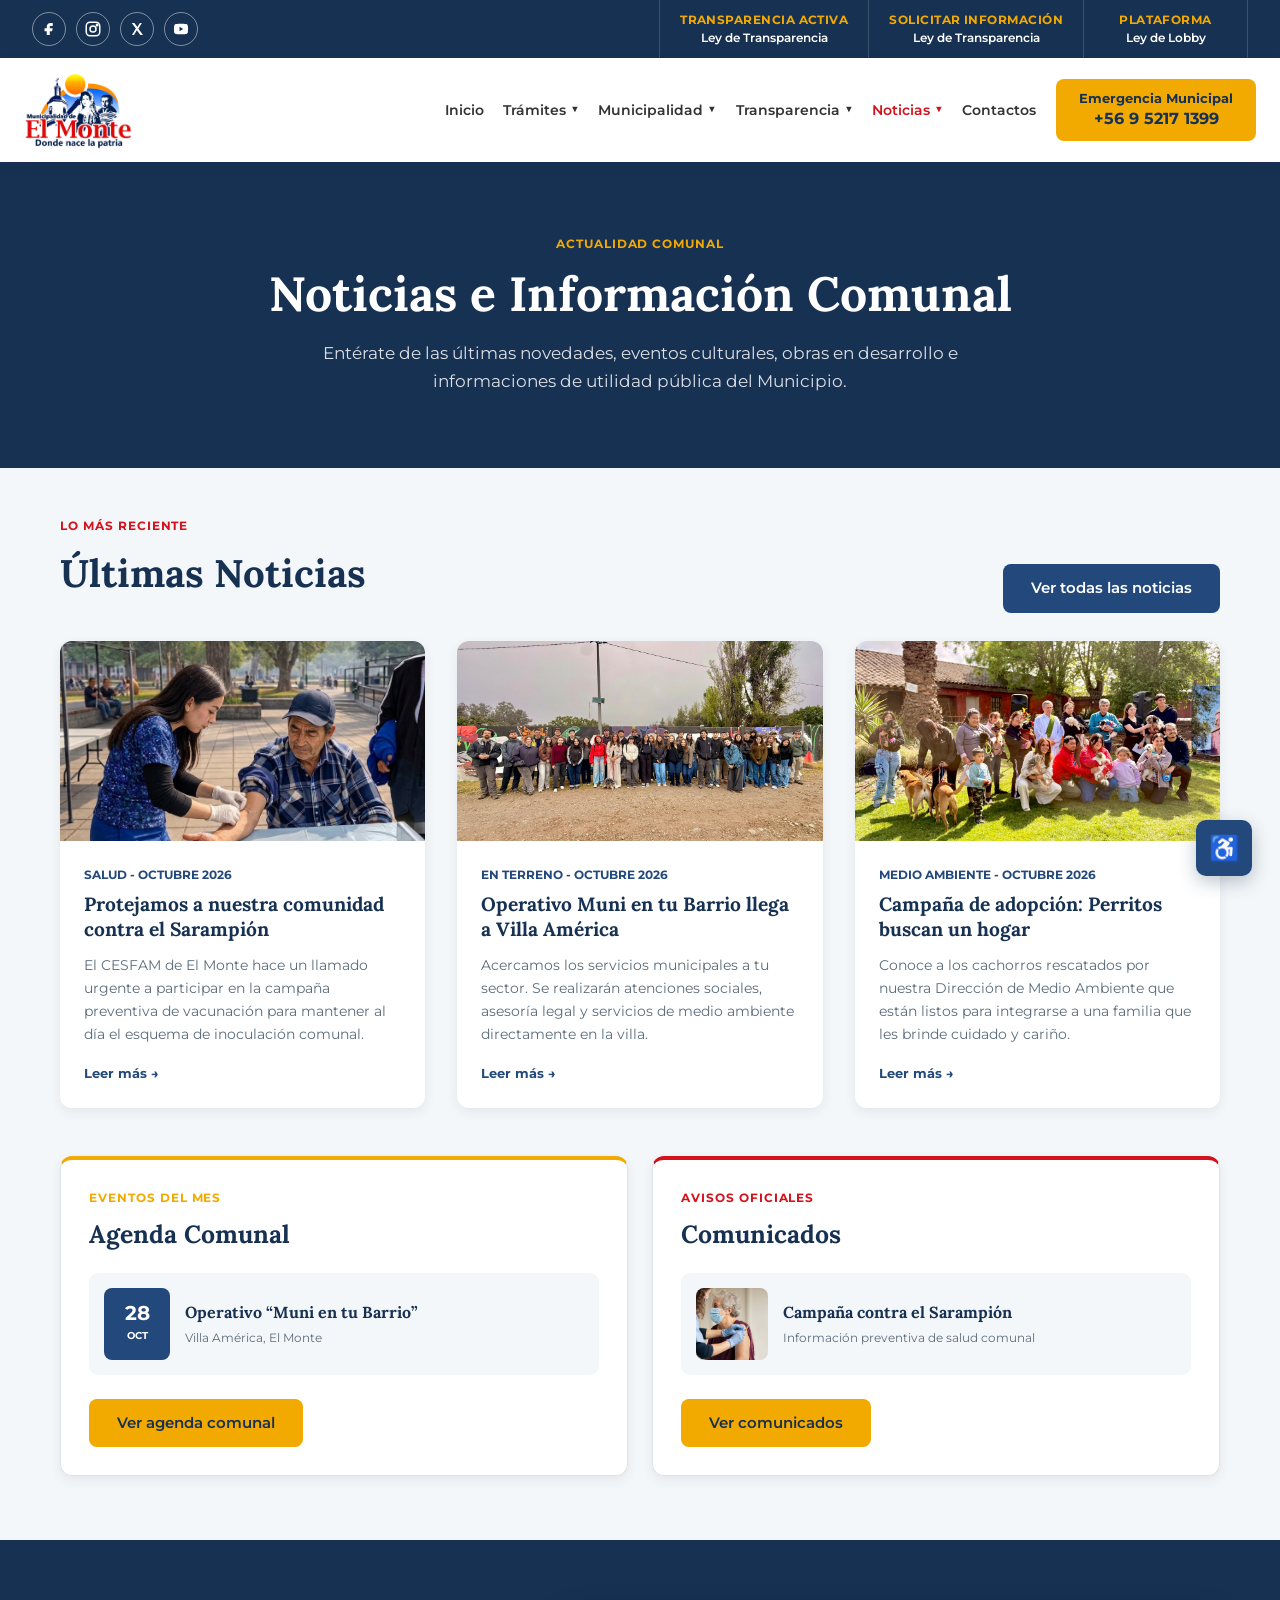
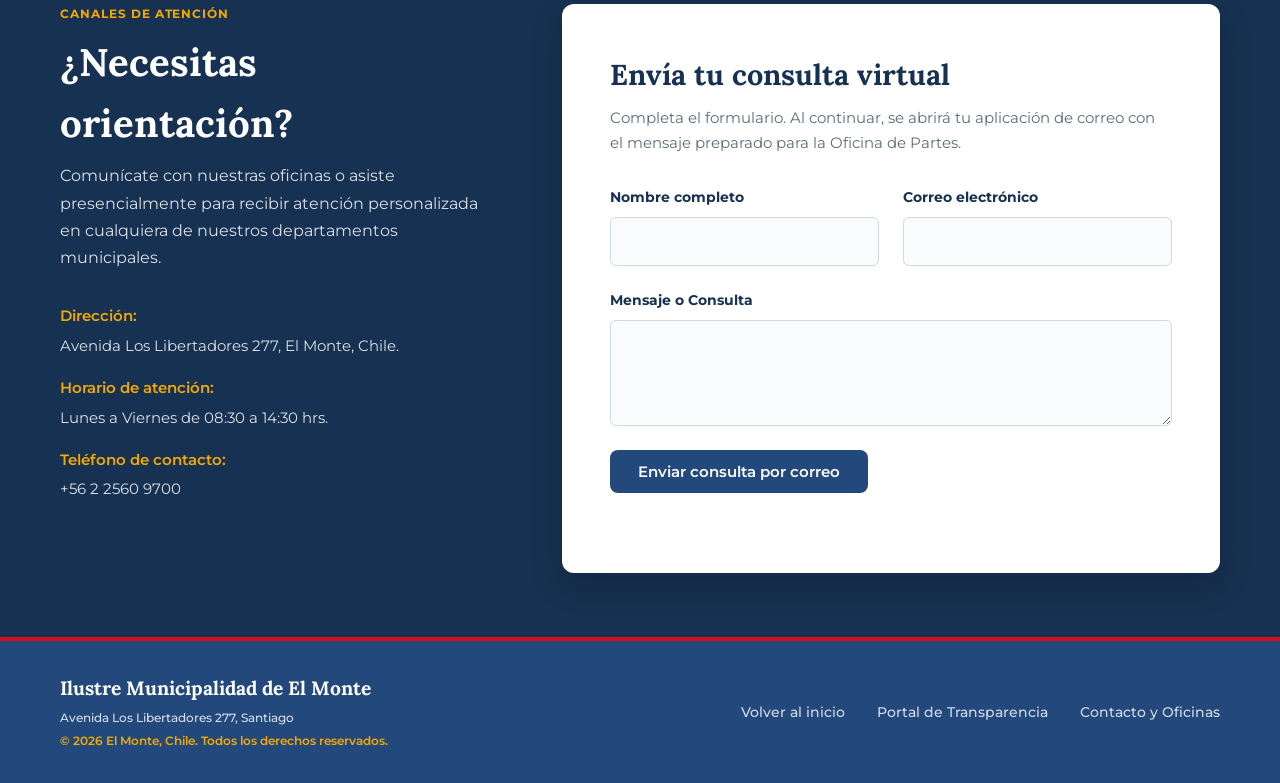
<file: noticias.html>
<!DOCTYPE html>
<html lang="es">
<head>
    <meta charset="UTF-8">
    <meta name="viewport" content="width=device-width, initial-scale=1.0">

    <title>Noticias - Municipalidad El Monte</title>

    <!-- Favicon -->
    <link
        rel="icon"
        type="image/svg+xml"
        href="assets/logos/Municipalidad.ElMonte.svg">

    <!-- Fuentes de Google Fonts -->
    <link rel="preconnect" href="https://fonts.googleapis.com">
    <link rel="preconnect" href="https://fonts.gstatic.com" crossorigin>
    <link href="https://fonts.googleapis.com/css2?family=Lora:ital,wght@0,400;0,600;0,700;1,400&family=Montserrat:wght@400;500;600;700&display=swap" rel="stylesheet">

    <!-- Hoja de estilos única (la misma del index) -->
    <link rel="stylesheet" href="style.css">
</head>

<body class="noticias-page responsive-nav-page">
    <!-- Barra flotante de accesibilidad -->
    <aside class="accessibility-widget" aria-label="Herramientas de accesibilidad">

        <!-- Botón principal -->
        <button
            type="button"
            class="accessibility-toggle"
            id="accessibility-toggle"
            aria-label="Abrir herramientas de accesibilidad"
            aria-expanded="false"
            aria-controls="accessibility-panel">
            <span aria-hidden="true">♿</span>
        </button>

        <!-- Panel de herramientas -->
        <div
            class="accessibility-panel"
            id="accessibility-panel"
            hidden>

            <div class="accessibility-panel-header">
                <span>Accesibilidad</span>

                <button
                    type="button"
                    class="accessibility-close"
                    id="accessibility-close"
                    aria-label="Cerrar herramientas de accesibilidad">
                    ×
                </button>
            </div>

            <div class="accessibility-controls">

                <!-- Tamaño de texto -->
                <div class="accessibility-control-group">

                    <span class="accessibility-control-label">
                        Tamaño del texto
                    </span>

                    <div class="accessibility-text-buttons">

                        <button
                            type="button"
                            class="accessibility-action"
                            id="font-decrease"
                            aria-label="Disminuir tamaño del texto">
                            A−
                        </button>

                        <button
                            type="button"
                            class="accessibility-action"
                            id="font-reset"
                            aria-label="Restablecer tamaño del texto">
                            A
                        </button>

                        <button
                            type="button"
                            class="accessibility-action"
                            id="font-increase"
                            aria-label="Aumentar tamaño del texto">
                            A+
                        </button>

                    </div>

                </div>

                <!-- Alto contraste -->
                <button
                    type="button"
                    class="accessibility-option"
                    id="contrast-toggle"
                    aria-pressed="false">

                    <span aria-hidden="true">◐</span>
                    Alto contraste
                </button>

                <!-- Subrayar enlaces -->
                <button
                    type="button"
                    class="accessibility-option"
                    id="links-toggle"
                    aria-pressed="false">

                    <span aria-hidden="true">Aa</span>
                    Subrayar enlaces
                </button>

                <!-- Restablecer -->
                <button
                    type="button"
                    class="accessibility-reset"
                    id="accessibility-reset">
                    Restablecer ajustes
                </button>

            </div>
        </div>

    </aside>

    <!-- =========================================
        BARRA SUPERIOR DE SERVICIOS
    ========================================= -->

    <div class="utility-bar">

        <div class="utility-bar-inner">

            <!-- Redes sociales -->
            <div
                class="social-links"
                aria-label="Redes sociales municipales">

                <!-- Facebook -->
                <a
                    href="https://www.facebook.com/MuniElMonte"
                    target="_blank"
                    rel="noopener noreferrer"
                    aria-label="Facebook de la Municipalidad de El Monte">

                    <svg
                        viewBox="0 0 24 24"
                        aria-hidden="true">

                        <path
                            d="M14 8h3V4h-3c-3 0-5 2-5 5v2H6v4h3v5h4v-5h3l1-4h-4V9c0-.7.3-1 1-1z"/>

                    </svg>

                </a>

                <!-- Instagram -->
                <a
                    href="https://www.instagram.com/muni_elmonte"
                    target="_blank"
                    rel="noopener noreferrer"
                    aria-label="Instagram de la Municipalidad de El Monte">

                    <svg
                        viewBox="0 0 24 24"
                        aria-hidden="true">

                        <rect
                            x="3"
                            y="3"
                            width="18"
                            height="18"
                            rx="5"/>

                        <circle
                            cx="12"
                            cy="12"
                            r="4"/>

                        <circle
                            cx="17.5"
                            cy="6.5"
                            r="1"/>

                    </svg>

                </a>

                <!-- X / Twitter -->
                <a
                    href="https://x.com/munielmonte"
                    target="_blank"
                    rel="noopener noreferrer"
                    aria-label="X de la Municipalidad de El Monte">

                    <svg
                        viewBox="0 0 24 24"
                        aria-hidden="true">

                        <path
                            d="M5 4l5.5 7.3L5.3 20H8l3.8-6.2L16.5 20H20l-6.2-8.2L18.5 4h-2.7l-3.3 5.3L8.5 4z"/>

                    </svg>

                </a>

                <!-- YouTube -->
                <a
                    href="https://www.youtube.com/@MunicipalidadDeElMonte"
                    target="_blank"
                    rel="noopener noreferrer"
                    aria-label="YouTube de la Municipalidad de El Monte">

                    <svg
                        viewBox="0 0 24 24"
                        aria-hidden="true">

                        <path
                            d="M21 7.5a3 3 0 0 0-2.1-2.1C17.1 5 12 5 12 5s-5.1 0-6.9.4A3 3 0 0 0 3 7.5C2.6 9.3 2.6 12 2.6 12s0 2.7.4 4.5a3 3 0 0 0 2.1 2.1c1.8.4 6.9.4 6.9.4s5.1 0 6.9-.4a3 3 0 0 0 2.1-2.1c.4-1.8.4-4.5.4-4.5s0-2.7-.4-4.5z"/>

                        <path
                            class="social-play"
                            d="M10 9l5 3-5 3z"/>

                    </svg>

                </a>

            </div>

            <!-- Accesos de transparencia -->
            <nav class="utility-links" aria-label="Accesos de transparencia">

                <a
                    href="https://www.portaltransparencia.cl/PortalPdT/directorio-de-organismos-regulados/?org=MU084"
                    target="_blank"
                    rel="noopener noreferrer">

                    <span>Transparencia Activa</span>
                    <small>Ley de Transparencia</small>

                </a>


                <a
                    href="https://www.portaltransparencia.cl/PortalPdT/web/guest/directorio-de-organismos-regulados?p_p_id=pdtorganismos_WAR_pdtorganismosportlet&orgcode=f3c0e3bf2ba13ee6ce7f537f50f5d09c"
                    target="_blank"
                    rel="noopener noreferrer">

                    <span>Solicitar Información</span>
                    <small>Ley de Transparencia</small>

                </a>


                <a
                    href="https://www.leylobby.gob.cl/solicitud/audiencia/492"
                    target="_blank"
                    rel="noopener noreferrer">
                    <span>Plataforma</span>
                    <small>Ley de Lobby</small>
                </a>

            </nav>

        </div>

    </div>

    <!-- =========================================
        ENCABEZADO Y NAVEGACIÓN PRINCIPAL
    ========================================= -->
    
    <header class="site-header">

        <div class="header-container">

            <!-- Logo -->
            <div class="logo">
                <a href="index.html">
                    <img
                        src="assets/logos/Municipalidad.ElMonte.svg"
                        alt="Logo Municipalidad El Monte - Donde nace la patria"
                        class="main-logo">
                </a>
            </div>

            <button
                type="button"
                class="mobile-menu-toggle"
                id="mobile-menu-toggle"
                aria-label="Abrir menú principal"
                aria-expanded="false"
                aria-controls="mobile-menu-panel">

                <span></span>
                <span></span>
                <span></span>

            </button>

            <div
                class="header-right"
                id="mobile-menu-panel">
                <nav class="main-nav" aria-label="Navegación principal">

                    <ul>

                        <!-- Inicio -->
                        <li>
                            <a href="index.html">
                                Inicio
                            </a>
                        </li>


                        <!-- Trámites -->
                        <li class="nav-item-has-submenu">

                            <a href="tramites.html">
                                Trámites
                                <span class="nav-arrow" aria-hidden="true">▼</span>
                            </a>

                            <ul class="submenu">

                                <li>
                                    <a href="tramites.html">
                                        Todos los trámites
                                    </a>
                                </li>

                                <li>
                                    <a href="portal-pagos.html">
                                        Portal de pagos
                                    </a>
                                </li>

                                <li>
                                    <a href="documentos-permisos.html">
                                        Documentos, certificados y permisos
                                    </a>
                                </li>

                                <li>
                                    <a href="concursos-publicos.html">
                                        Concursos públicos
                                    </a>
                                </li>

                            </ul>

                        </li>


                        <!-- Municipalidad -->
                        <li class="nav-item-has-submenu">

                            <a href="municipalidad.html">
                                Municipalidad
                                <span class="nav-arrow" aria-hidden="true">▼</span>
                            </a>

                            <ul class="submenu">

                                <li>
                                    <a href="municipalidad.html">
                                        Nuestra Municipalidad
                                    </a>
                                </li>

                                <li>
                                    <a href="alcaldia.html">
                                        Alcaldía
                                    </a>
                                </li>

                                <li>
                                    <a href="concejo-municipal.html">
                                        Concejo Municipal
                                    </a>
                                </li>

                                <li>
                                    <a href="municipalidad.html#direcciones">
                                        Direcciones municipales
                                    </a>
                                </li>

                            </ul>

                        </li>


                        <!-- Transparencia -->
                        <li class="nav-item-has-submenu">

                            <a
                                href="https://www.portaltransparencia.cl/PortalPdT/directorio-de-organismos-regulados/?org=MU084"
                                target="_blank"
                                rel="noopener noreferrer">

                                Transparencia
                                <span class="nav-arrow" aria-hidden="true">▼</span>

                            </a>

                            <ul class="submenu">

                                <li>
                                    <a
                                        href="https://www.portaltransparencia.cl/PortalPdT/directorio-de-organismos-regulados/?org=MU084"
                                        target="_blank"
                                        rel="noopener noreferrer">

                                        Transparencia Activa

                                    </a>
                                </li>

                                <li>
                                    <a
                                        href="https://www.portaltransparencia.cl/PortalPdT/web/guest/directorio-de-organismos-regulados?p_p_id=pdtorganismos_WAR_pdtorganismosportlet&orgcode=f3c0e3bf2ba13ee6ce7f537f50f5d09c"
                                        target="_blank"
                                        rel="noopener noreferrer">

                                        Solicitar información

                                    </a>
                                </li>

                                <li>
                                    <a
                                        href="https://www.leylobby.gob.cl/solicitud/audiencia/492"
                                        target="_blank"
                                        rel="noopener noreferrer">
                                        Ley de Lobby
                                    </a>
                                </li>

                            </ul>

                        </li>


                        <!-- Noticias -->
                        <li class="nav-item-has-submenu">

                            <a
                                href="noticias.html"
                                class="active nav-noticias-link">

                                Noticias
                                <span class="nav-arrow" aria-hidden="true">▼</span>

                            </a>

                            <ul class="submenu">

                                                                <li>
                                    <a href="noticias.html">
                                        Inicio de noticias
                                    </a>
                                </li>

<li>
                                    <a
                                        href="noticias.html?panel=todas"
                                        class="nav-noticias-link">

                                        Todas las noticias

                                    </a>
                                </li>

                                <li>
                                    <a
                                        href="agenda-comunal.html"
                                        class="nav-noticias-link">

                                        Agenda comunal

                                    </a>
                                </li>

                                <li>
                                    <a
                                        href="comunicados.html"
                                        class="nav-noticias-link">

                                        Comunicados

                                    </a>
                                </li>

                            </ul>

                        </li>


                        <!-- Contactos -->
                        <li>
                            <a href="contactos.html">
                                Contactos
                            </a>
                        </li>

                    </ul>

                </nav>

                <!-- Emergencia -->
                <a
                    href="tel:+56952171399"
                    class="emergency-btn">

                    <span>Emergencia Municipal</span>
                    <strong>+56 9 5217 1399</strong>

                </a>

            </div>

        </div>

    </header>

    <main class="page-noticias">

        <!-- =========================================
            HERO PRINCIPAL
        ========================================== -->

        <section class="main-page-hero">

            <div class="container main-page-hero-content">

                <span class="section-kicker-accent">
                    ACTUALIDAD COMUNAL
                </span>

                <h1>
                    Noticias e Información Comunal
                </h1>

                <p>
                    Entérate de las últimas novedades, eventos culturales,
                    obras en desarrollo e informaciones de utilidad pública
                    del Municipio.
                </p>

            </div>

        </section>

        <!-- ==========================================
             PANEL 1: RESUMEN
        ========================================== -->

        <section
            id="panel-resumen"
            class="news-panel active">

            <section class="news-section news-overview-section">

                <div class="container">

                    <div class="section-header-flex news-overview-header">

                        <div>

                            <span class="section-kicker-red">
                                LO MÁS RECIENTE
                            </span>

                            <h2 class="section-title">
                                Últimas Noticias
                            </h2>

                        </div>

                        <a
                            href="noticias.html?panel=todas"
                            class="btn btn-primary">
                            Ver todas las noticias
                        </a>

                    </div>

                    <div
                        class="grid-3"
                        id="resumen-noticias-grid">
                    </div>

                    <div class="news-overview-grid">

                        <article class="news-overview-card news-overview-card-agenda">

                            <span class="section-kicker-accent">
                                EVENTOS DEL MES
                            </span>

                            <h3>
                                Agenda Comunal
                            </h3>

                            <div class="news-overview-preview">

                                <div class="news-overview-date">
                                    <strong>28</strong>
                                    <span>OCT</span>
                                </div>

                                <div>
                                    <h4>Operativo “Muni en tu Barrio”</h4>
                                    <p>Villa América, El Monte</p>
                                </div>

                            </div>

                            <a
                                href="agenda-comunal.html"
                                class="btn btn-accent">
                                Ver agenda comunal
                            </a>

                        </article>

                        <article class="news-overview-card news-overview-card-comunicados">

                            <span class="section-kicker-red">
                                AVISOS OFICIALES
                            </span>

                            <h3>
                                Comunicados
                            </h3>

                            <div class="news-overview-preview">

                                <img
                                    src="assets/Comunicado-Vacunacion-Mini.jpg"
                                    alt="Campaña contra el Sarampión">

                                <div>
                                    <h4>Campaña contra el Sarampión</h4>
                                    <p>Información preventiva de salud comunal</p>
                                </div>

                            </div>

                            <a
                                href="comunicados.html"
                                class="btn btn-accent">
                                Ver comunicados
                            </a>

                        </article>

                    </div>

                </div>

            </section>

        </section>

        <!-- ==========================================
             PANEL 2: TODAS LAS NOTICIAS
        ========================================== -->

        <section id="panel-todas" class="news-panel">
            <section class="news-section">
                <div class="container">
                    
                    <!-- BOTÓN VOLVER -->
                    <a href="noticias.html" class="btn-volver">
                        <span aria-hidden="true">←</span>
                        Volver
                    </a>

                    <div class="news-layout">
                        
                        <!-- Feed Principal -->
                        <div class="news-main-feed">
                            
                            <h2 class="section-title news-all-title">Todas las Noticias</h2>
                            <div id="featured-news-container"></div>
                            
                            <div
                                class="news-filters"
                                aria-label="Filtrar noticias por categoría">

                                <button
                                    type="button"
                                    class="filter-pill active"
                                    data-news-filter="all">

                                    Todas

                                </button>

                                <button
                                    type="button"
                                    class="filter-pill"
                                    data-news-filter="salud">

                                    Salud

                                </button>

                                <button
                                    type="button"
                                    class="filter-pill"
                                    data-news-filter="comunidad">

                                    Comunidad

                                </button>

                                <button
                                    type="button"
                                    class="filter-pill"
                                    data-news-filter="medio-ambiente">

                                    Medio ambiente

                                </button>

                                <button
                                    type="button"
                                    class="filter-pill"
                                    data-news-filter="desarrollo">

                                    Desarrollo

                                </button>

                                <button
                                    type="button"
                                    class="filter-pill"
                                    data-news-filter="cultura">

                                    Cultura y talleres

                                </button>

                            </div>
                            
                            <div class="grid-3 news-grid" id="news-grid"></div>
                        </div>
                        
                        <!-- Sidebar Facebook -->
                        <aside class="news-sidebar">
                            <div class="sidebar-widget">
                                
                                <h3 class="widget-title">Muro Municipal</h3>
                                <p class="widget-desc">Últimas actualizaciones desde nuestro Facebook oficial.</p>
                                
                                <div class="fb-page-container">
                                    
                                    <div class="fb-page" data-href="https://www.facebook.com/140596162758830" data-tabs="timeline" data-width="320" data-height="600" data-small-header="false" data-adapt-container-width="true" data-hide-cover="false" data-show-facepile="false">
                                        <blockquote cite="https://www.facebook.com/140596162758830" class="fb-xfbml-parse-ignore">
                                            <a href="https://www.facebook.com/140596162758830">Municipalidad de El Monte</a>
                                        </blockquote>
                                    </div>
                                
                                </div>
                            </div>
                        </aside>
                    
                    </div>

                </div>
            </section>
        </section>

        <!-- Formulario de Contacto -->
        <section class="section-dark">
            <div class="container contact-container">
                
                <div class="contact-info">
                    <span class="section-kicker-accent">CANALES DE ATENCIÓN</span>
                    <h3 class="section-title text-white">¿Necesitas orientación?</h3>
                    <p class="text-white-opacity">Comunícate con nuestras oficinas o asiste presencialmente para recibir atención personalizada en cualquiera de nuestros departamentos municipales.</p>
                    <ul class="contact-details text-white-opacity">
                        <li><strong>Dirección:</strong> Avenida Los Libertadores 277, El Monte, Chile.</li>
                        <li><strong>Horario de atención:</strong> Lunes a Viernes de 08:30 a 14:30 hrs.</li>
                        <li><strong>Teléfono de contacto:</strong> +56 2 2560 9700</li>
                    </ul>
                </div>
                
                <div class="contact-form-wrapper">
                    
                    <h4 class="form-title text-primary-dark">Envía tu consulta virtual</h4>
                    <p class="form-desc text-muted">Completa el formulario. Al continuar, se abrirá tu aplicación de correo con el mensaje preparado para la Oficina de Partes.</p>
                    <form class="contact-form" data-contact-form>
                        
                        <div class="form-row">
                            
                            <div class="form-group">
                                <label for="nombre">Nombre completo</label>
                                <input type="text" id="nombre" name="nombre" autocomplete="name" maxlength="100" required>
                            </div>
                            
                            <div class="form-group">
                                <label for="email">Correo electrónico</label>
                                <input type="email" id="email" name="email" autocomplete="email" maxlength="254" required>
                            </div>
                        
                        </div>
                        
                        <div class="form-group">
                            <label for="mensaje">Mensaje o Consulta</label>
                            <textarea id="mensaje" name="mensaje" maxlength="1500" rows="4" required></textarea>
                        </div>
                        
                        <button type="submit" class="btn btn-primary">
                            Enviar consulta por correo
                        </button>
                    
                    
                        <p
                            class="contact-form-status"
                            aria-live="polite"></p>

                    </form>
                
                </div>
            
            </div>
        </section>

    </main>

    <!-- =========================================
        FOOTER
    ========================================= -->

    <footer class="site-footer">

        <div class="container footer-container">

            <div class="footer-brand">

                <h5>
                    Ilustre Municipalidad de El Monte
                </h5>

                <p class="footer-address">
                    Avenida Los Libertadores 277, Santiago
                </p>

                <p class="footer-copy">
                    © 2026 El Monte, Chile. Todos los derechos reservados.
                </p>

            </div>

            <nav
                class="footer-nav"
                aria-label="Navegación del pie de página">

                <ul>

                    <li>
                        <a href="index.html">
                            Volver al inicio
                        </a>
                    </li>

                    <li>
                        <a
                            href="https://www.portaltransparencia.cl/PortalPdT/directorio-de-organismos-regulados/?org=MU084"
                            target="_blank"
                            rel="noopener noreferrer">
                            Portal de Transparencia
                        </a>
                    </li>

                    <li>
                        <a href="contactos.html">
                            Contacto y Oficinas
                        </a>
                    </li>

                </ul>

            </nav>

        </div>

    </footer>

    <!-- Datos compartidos de noticias -->
    <script src="noticias-data.js"></script>

    <!-- JavaScript general -->
    <script src="script.js"></script>

</body>

</html>
</file>
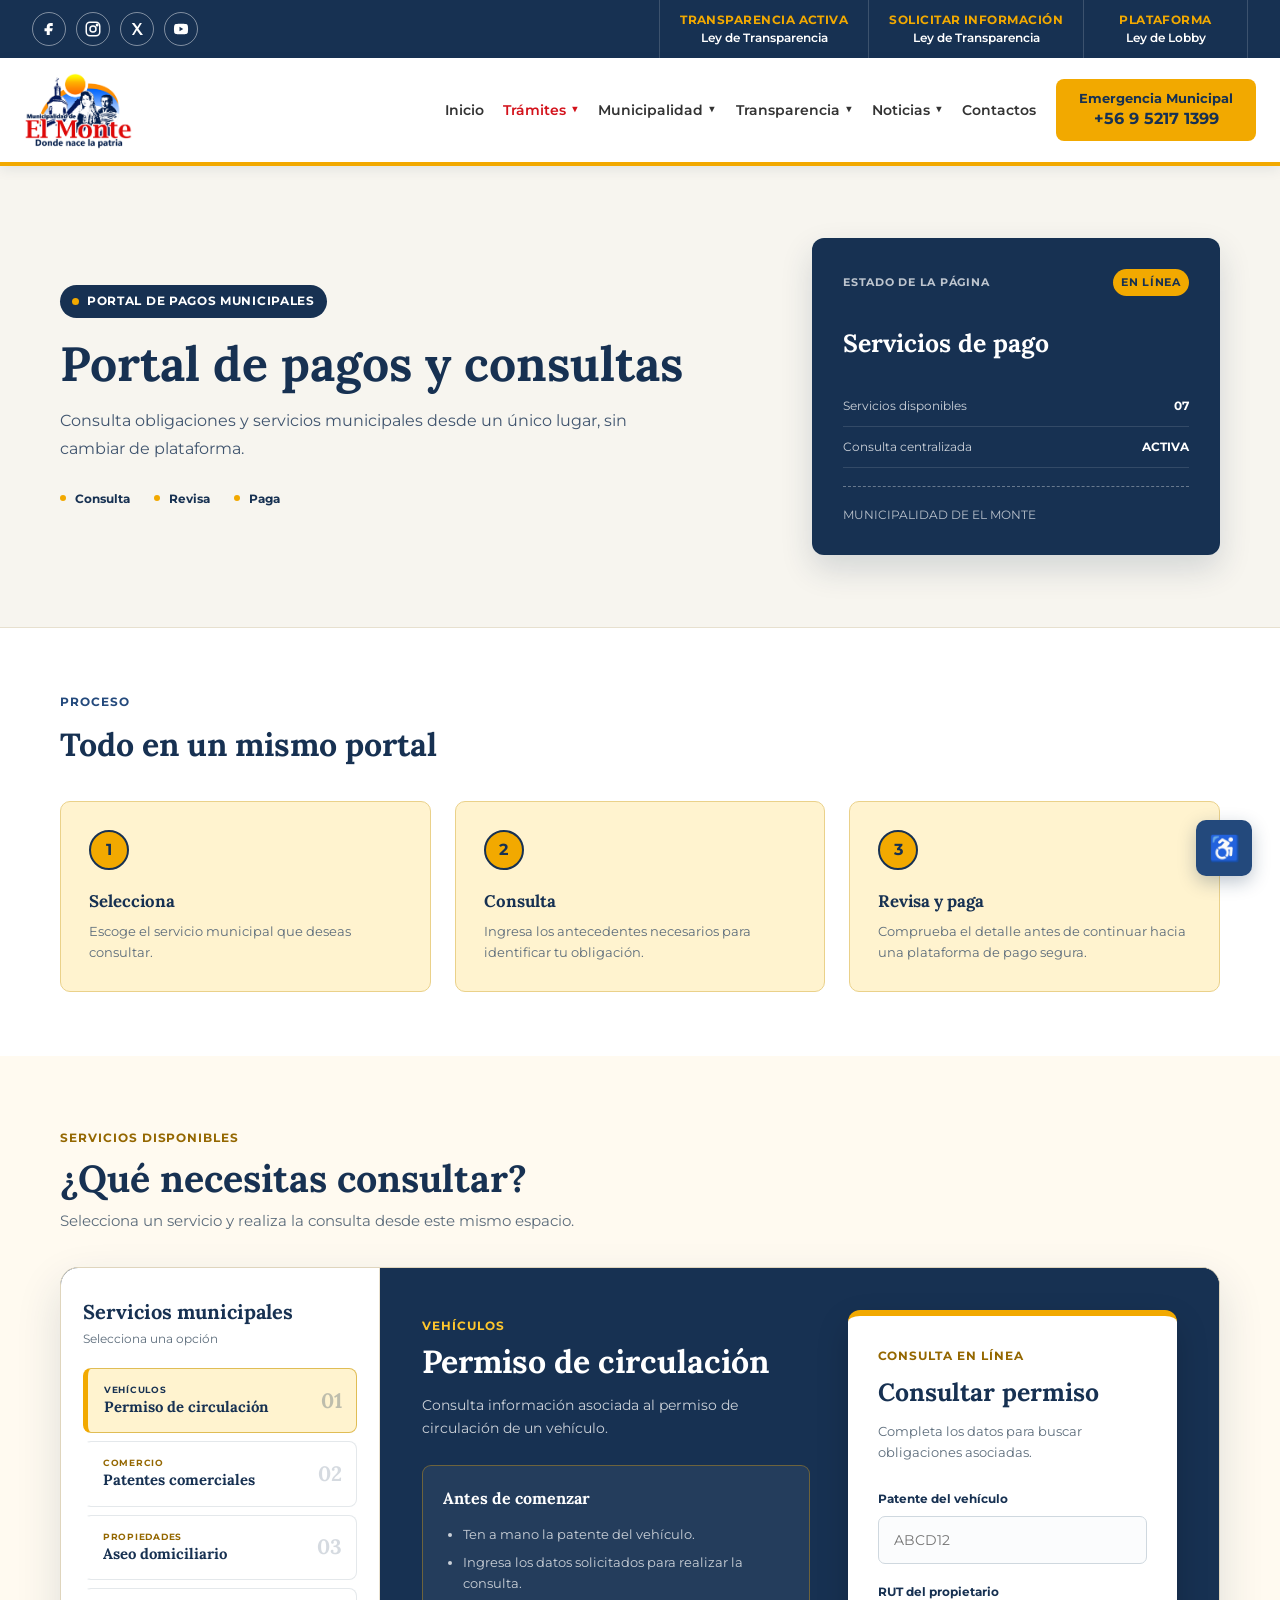
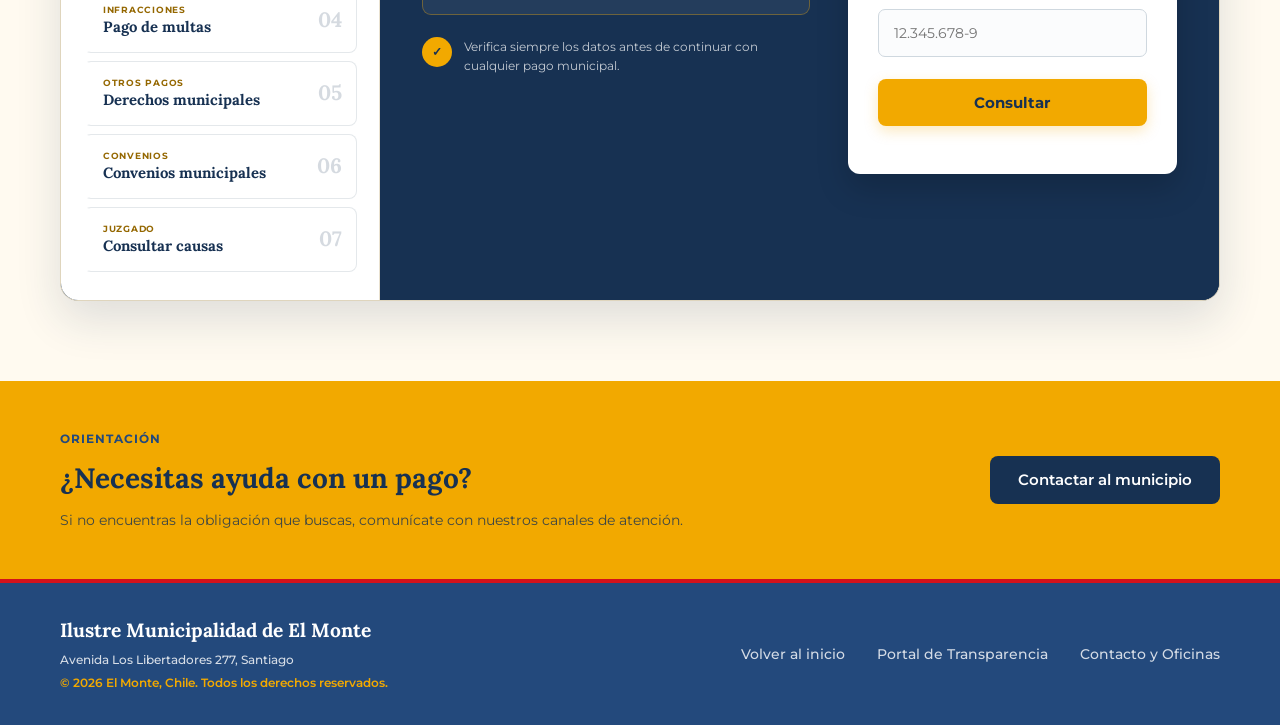
<file: portal-pagos.html>
<!DOCTYPE html>
<html lang="es">

<head>

    <meta charset="UTF-8">

    <meta
        name="viewport"
        content="width=device-width, initial-scale=1.0">

    <title>Portal de pagos | Municipalidad de El Monte</title>

    <!-- Favicon -->
    <link
        rel="icon"
        type="image/svg+xml"
        href="assets/logos/Municipalidad.ElMonte.svg">

    <!-- Google Fonts -->
    <link
        rel="preconnect"
        href="https://fonts.googleapis.com">

    <link
        rel="preconnect"
        href="https://fonts.gstatic.com"
        crossorigin>

    <link
        href="https://fonts.googleapis.com/css2?family=Lora:ital,wght@0,400;0,600;0,700;1,400&family=Montserrat:wght@400;500;600;700&display=swap"
        rel="stylesheet">


    <!-- Hoja de estilos compartida -->
    <link
        rel="stylesheet"
        href="style.css">

</head>

<body class="portal-pagos-page responsive-nav-page">

    <!-- =========================================
         ACCESIBILIDAD
    ========================================== -->

    <aside
        class="accessibility-widget"
        aria-label="Herramientas de accesibilidad">


        <button
            type="button"
            class="accessibility-toggle"
            id="accessibility-toggle"
            aria-label="Abrir herramientas de accesibilidad"
            aria-expanded="false"
            aria-controls="accessibility-panel">

            <span aria-hidden="true">♿</span>

        </button>


        <div
            class="accessibility-panel"
            id="accessibility-panel"
            hidden>


            <div class="accessibility-panel-header">

                <span>
                    Accesibilidad
                </span>


                <button
                    type="button"
                    class="accessibility-close"
                    id="accessibility-close"
                    aria-label="Cerrar herramientas de accesibilidad">

                    ×

                </button>

            </div>


            <div class="accessibility-controls">


                <div class="accessibility-control-group">

                    <span class="accessibility-control-label">
                        Tamaño del texto
                    </span>


                    <div class="accessibility-text-buttons">

                        <button
                            type="button"
                            class="accessibility-action"
                            id="font-decrease"
                            aria-label="Disminuir tamaño del texto">
                            A−
                        </button>

                        <button
                            type="button"
                            class="accessibility-action"
                            id="font-reset"
                            aria-label="Restablecer tamaño del texto">
                            A
                        </button>

                        <button
                            type="button"
                            class="accessibility-action"
                            id="font-increase"
                            aria-label="Aumentar tamaño del texto">
                            A+
                        </button>

                    </div>

                </div>


                <button
                    type="button"
                    class="accessibility-option"
                    id="contrast-toggle"
                    aria-pressed="false">

                    <span aria-hidden="true">◐</span>

                    Alto contraste

                </button>


                <button
                    type="button"
                    class="accessibility-option"
                    id="links-toggle"
                    aria-pressed="false">

                    <span aria-hidden="true">Aa</span>

                    Subrayar enlaces

                </button>


                <button
                    type="button"
                    class="accessibility-reset"
                    id="accessibility-reset">

                    Restablecer ajustes

                </button>


            </div>

        </div>

    </aside>

    <!-- =========================================
         BARRA SUPERIOR
    ========================================== -->

    <div class="utility-bar">

        <div class="utility-bar-inner">

            <!-- Redes sociales -->
            <div
                class="social-links"
                aria-label="Redes sociales municipales">

                <!-- Facebook -->
                <a
                    href="https://www.facebook.com/MuniElMonte"
                    target="_blank"
                    rel="noopener noreferrer"
                    aria-label="Facebook de la Municipalidad de El Monte">

                    <svg
                        viewBox="0 0 24 24"
                        aria-hidden="true">

                        <path
                            d="M14 8h3V4h-3c-3 0-5 2-5 5v2H6v4h3v5h4v-5h3l1-4h-4V9c0-.7.3-1 1-1z"/>

                    </svg>

                </a>

                <!-- Instagram -->
                <a
                    href="https://www.instagram.com/muni_elmonte"
                    target="_blank"
                    rel="noopener noreferrer"
                    aria-label="Instagram de la Municipalidad de El Monte">

                    <svg
                        viewBox="0 0 24 24"
                        aria-hidden="true">

                        <rect
                            x="3"
                            y="3"
                            width="18"
                            height="18"
                            rx="5"/>

                        <circle
                            cx="12"
                            cy="12"
                            r="4"/>

                        <circle
                            cx="17.5"
                            cy="6.5"
                            r="1"/>

                    </svg>

                </a>

                <!-- X / Twitter -->
                <a
                    href="https://x.com/munielmonte"
                    target="_blank"
                    rel="noopener noreferrer"
                    aria-label="X de la Municipalidad de El Monte">

                    <svg
                        viewBox="0 0 24 24"
                        aria-hidden="true">

                        <path
                            d="M5 4l5.5 7.3L5.3 20H8l3.8-6.2L16.5 20H20l-6.2-8.2L18.5 4h-2.7l-3.3 5.3L8.5 4z"/>

                    </svg>

                </a>

                <!-- YouTube -->
                <a
                    href="https://www.youtube.com/@MunicipalidadDeElMonte"
                    target="_blank"
                    rel="noopener noreferrer"
                    aria-label="YouTube de la Municipalidad de El Monte">

                    <svg
                        viewBox="0 0 24 24"
                        aria-hidden="true">

                        <path
                            d="M21 7.5a3 3 0 0 0-2.1-2.1C17.1 5 12 5 12 5s-5.1 0-6.9.4A3 3 0 0 0 3 7.5C2.6 9.3 2.6 12 2.6 12s0 2.7.4 4.5a3 3 0 0 0 2.1 2.1c1.8.4 6.9.4 6.9.4s5.1 0 6.9-.4a3 3 0 0 0 2.1-2.1c.4-1.8.4-4.5.4-4.5s0-2.7-.4-4.5z"/>

                        <path
                            class="social-play"
                            d="M10 9l5 3-5 3z"/>

                    </svg>

                </a>

            </div>

            <!-- Accesos de transparencia -->
            <nav class="utility-links" aria-label="Accesos de transparencia">

                <a
                    href="https://www.portaltransparencia.cl/PortalPdT/directorio-de-organismos-regulados/?org=MU084"
                    target="_blank"
                    rel="noopener noreferrer">

                    <span>Transparencia Activa</span>
                    <small>Ley de Transparencia</small>

                </a>


                <a
                    href="https://www.portaltransparencia.cl/PortalPdT/web/guest/directorio-de-organismos-regulados?p_p_id=pdtorganismos_WAR_pdtorganismosportlet&orgcode=f3c0e3bf2ba13ee6ce7f537f50f5d09c"
                    target="_blank"
                    rel="noopener noreferrer">

                    <span>Solicitar Información</span>
                    <small>Ley de Transparencia</small>

                </a>


                <a
                    href="https://www.leylobby.gob.cl/solicitud/audiencia/492"
                    target="_blank"
                    rel="noopener noreferrer">
                    <span>Plataforma</span>
                    <small>Ley de Lobby</small>
                </a>

            </nav>

        </div>

    </div>

    <!-- =========================================
         HEADER
    ========================================== -->

    <header class="site-header">

        <div class="header-container">


            <div class="logo">

                <a href="index.html">

                    <img
                        src="assets/logos/Municipalidad.ElMonte.svg"
                        alt="Logo Municipalidad El Monte"
                        class="main-logo">

                </a>

            </div>


            <button
                type="button"
                class="mobile-menu-toggle"
                id="mobile-menu-toggle"
                aria-label="Abrir menú principal"
                aria-expanded="false"
                aria-controls="mobile-menu-panel">

                <span></span>
                <span></span>
                <span></span>

            </button>


            <div
                class="header-right"
                id="mobile-menu-panel">
                <nav
                    class="main-nav"
                    aria-label="Navegación principal">

                    <ul>


                        <li>

                            <a href="index.html">
                                Inicio
                            </a>

                        </li>


                        <!-- Trámites -->
                        <li class="nav-item-has-submenu">

                            <a
                                href="tramites.html"
                                class="active">

                                Trámites

                                <span
                                    class="nav-arrow"
                                    aria-hidden="true">
                                    ▼
                                </span>

                            </a>


                            <ul class="submenu">

                                <li>
                                    <a href="tramites.html">
                                        Todos los trámites
                                    </a>
                                </li>

                                <li>
                                    <a href="portal-pagos.html">
                                        Portal de pagos
                                    </a>
                                </li>

                                <li>
                                    <a href="documentos-permisos.html">
                                        Documentos, certificados y permisos
                                    </a>
                                </li>

                                <li>
                                    <a href="concursos-publicos.html">
                                        Concursos públicos
                                    </a>
                                </li>

                            </ul>

                        </li>


                        <!-- Municipalidad -->
                        <li class="nav-item-has-submenu">

                            <a href="municipalidad.html">

                                Municipalidad

                                <span
                                    class="nav-arrow"
                                    aria-hidden="true">
                                    ▼
                                </span>

                            </a>


                            <ul class="submenu">

                                <li>
                                    <a href="municipalidad.html">
                                        Nuestra Municipalidad
                                    </a>
                                </li>

                                <li>
                                    <a href="alcaldia.html">
                                        Alcaldía
                                    </a>
                                </li>

                                <li>
                                    <a href="concejo-municipal.html">
                                        Concejo Municipal
                                    </a>
                                </li>

                                <li>
                                    <a href="municipalidad.html#direcciones">
                                        Direcciones municipales
                                    </a>
                                </li>

                            </ul>

                        </li>


                        <!-- Transparencia -->
                        <li class="nav-item-has-submenu">

                            <a
                                href="https://www.portaltransparencia.cl/PortalPdT/directorio-de-organismos-regulados/?org=MU084"
                                target="_blank"
                                rel="noopener noreferrer">

                                Transparencia

                                <span
                                    class="nav-arrow"
                                    aria-hidden="true">
                                    ▼
                                </span>

                            </a>


                            <ul class="submenu">

                                <li>
                                    <a
                                        href="https://www.portaltransparencia.cl/PortalPdT/directorio-de-organismos-regulados/?org=MU084"
                                        target="_blank"
                                        rel="noopener noreferrer">

                                        Transparencia Activa

                                    </a>
                                </li>


                                <li>
                                    <a
                                        href="https://www.portaltransparencia.cl/PortalPdT/web/guest/directorio-de-organismos-regulados?p_p_id=pdtorganismos_WAR_pdtorganismosportlet&orgcode=f3c0e3bf2ba13ee6ce7f537f50f5d09c"
                                        target="_blank"
                                        rel="noopener noreferrer">

                                        Solicitar información

                                    </a>
                                </li>


                                <li>
                                    <a
                                        href="https://www.leylobby.gob.cl/solicitud/audiencia/492"
                                        target="_blank"
                                        rel="noopener noreferrer">
                                        Ley de Lobby
                                    </a>
                                </li>

                            </ul>

                        </li>


                        <!-- Noticias -->
                        <li class="nav-item-has-submenu">

                            <a href="noticias.html">

                                Noticias

                                <span
                                    class="nav-arrow"
                                    aria-hidden="true">
                                    ▼
                                </span>

                            </a>


                            <ul class="submenu">

                                                                <li>
                                    <a href="noticias.html">
                                        Inicio de noticias
                                    </a>
                                </li>

<li>
                                    <a href="noticias.html?panel=todas">
                                        Todas las noticias
                                    </a>
                                </li>

                                <li>
                                    <a href="agenda-comunal.html">
                                        Agenda comunal
                                    </a>
                                </li>

                                <li>
                                    <a href="comunicados.html">
                                        Comunicados
                                    </a>
                                </li>

                            </ul>

                        </li>


                        <!-- Contactos -->
                        <li>

                            <a href="contactos.html">
                                Contactos
                            </a>

                        </li>


                    </ul>

                </nav>


                <a
                    href="tel:+56952171399"
                    class="emergency-btn">

                    <span>
                        Emergencia Municipal
                    </span>

                    <strong>
                        +56 9 5217 1399
                    </strong>

                </a>


            </div>

        </div>

    </header>

    <!-- =========================================
         CONTENIDO
    ========================================== -->

    <main>

        <!-- =========================================
            HERO - PORTAL DE PAGOS
        ========================================= -->

        <section class="tramites-hero service-subpage-hero portal-pagos-hero">

            <div class="container service-subpage-hero-layout payment-hero-layout">


                <!-- Texto principal -->
                <div class="service-subpage-hero-copy payment-hero-copy">

                    <div class="service-subpage-hero-eyebrow payment-hero-eyebrow">
                        PORTAL DE PAGOS MUNICIPALES
                    </div>


                    <h1>
                        Portal de pagos y consultas
                    </h1>


                    <p>
                        Consulta obligaciones y servicios municipales
                        desde un único lugar, sin cambiar de plataforma.
                    </p>


                    <div
                        class="service-subpage-hero-tags payment-hero-tags"
                        aria-label="Etapas disponibles en el portal">

                        <span>
                            Consulta
                        </span>

                        <span>
                            Revisa
                        </span>

                        <span>
                            Paga
                        </span>

                    </div>

                </div>

                <!-- Panel informativo del portal -->
                <div
                    class="service-subpage-hero-panel payment-hero-receipt"
                    aria-hidden="true">


                    <div class="service-hero-panel-header payment-receipt-header">

                        <span>
                            ESTADO DE LA PÁGINA
                        </span>

                        <span class="service-hero-panel-status payment-receipt-status">
                            EN LÍNEA
                        </span>

                    </div>


                    <div class="service-hero-panel-title payment-receipt-title">
                        Servicios de pago
                    </div>


                    <div class="service-hero-panel-row payment-receipt-row">

                        <span>
                            Servicios disponibles
                        </span>

                        <strong>
                            07
                        </strong>

                    </div>


                    <div class="service-hero-panel-row payment-receipt-row">

                        <span>
                            Consulta centralizada
                        </span>

                        <strong>
                            ACTIVA
                        </strong>

                    </div>


                    <div class="service-hero-panel-divider payment-receipt-divider"></div>


                    <div class="service-hero-panel-footer payment-receipt-total">

                        <span>
                            MUNICIPALIDAD DE EL MONTE
                        </span>

                    </div>


                </div>

            </div>

        </section>

        <!-- =========================================
            CÓMO FUNCIONA
        ========================================== -->

        <section class="payments-process">

            <div class="container">


                <div class="payments-process-heading">

                    <span class="section-kicker">
                        PROCESO
                    </span>

                    <h2>
                        Todo en un mismo portal
                    </h2>

                </div>


                <div class="payments-process-grid">


                    <div class="payments-step">

                        <span class="payments-step-number">
                            1
                        </span>

                        <h3>
                            Selecciona
                        </h3>

                        <p>
                            Escoge el servicio municipal
                            que deseas consultar.
                        </p>

                    </div>


                    <div class="payments-step">

                        <span class="payments-step-number">
                            2
                        </span>

                        <h3>
                            Consulta
                        </h3>

                        <p>
                            Ingresa los antecedentes necesarios
                            para identificar tu obligación.
                        </p>

                    </div>


                    <div class="payments-step">

                        <span class="payments-step-number">
                            3
                        </span>

                        <h3>
                            Revisa y paga
                        </h3>

                        <p>
                            Comprueba el detalle antes de continuar
                            hacia una plataforma de pago segura.
                        </p>

                    </div>


                </div>

            </div>

        </section>

        <!-- =========================================
            PORTAL DE CONSULTA Y PAGOS
        ========================================== -->

        <section
            class="payments-hub"
            id="consulta-pago">

            <div class="container">


                <!-- Encabezado -->
                <div class="payments-hub-heading">

                    <span class="section-kicker">
                        SERVICIOS DISPONIBLES
                    </span>

                    <h2>
                        ¿Qué necesitas consultar?
                    </h2>

                    <p>
                        Selecciona un servicio y realiza la consulta
                        desde este mismo espacio.
                    </p>

                </div>


                <!-- =========================================
                    APLICACIÓN DE PAGOS
                ========================================== -->

                <div class="payments-hub-panel">


                    <!-- =========================================
                        SELECTOR DE SERVICIOS
                    ========================================== -->

                    <div class="payments-service-selector">

                        <div class="payments-selector-heading">

                            <span>Servicios municipales</span>

                            <small>
                                Selecciona una opción
                            </small>

                        </div>


                        <div
                            class="payments-services-grid"
                            aria-label="Tipos de pagos y consultas municipales">


                            <!-- 01 -->
                            <button
                                type="button"
                                class="payment-service-card active"
                                data-payment-service="circulacion"
                                aria-pressed="true">

                                <span class="payment-service-number">
                                    01
                                </span>

                                <span class="card-kicker">
                                    VEHÍCULOS
                                </span>

                                <h3>
                                    Permiso de circulación
                                </h3>

                            </button>


                            <!-- 02 -->
                            <button
                                type="button"
                                class="payment-service-card"
                                data-payment-service="patentes"
                                aria-pressed="false">

                                <span class="payment-service-number">
                                    02
                                </span>

                                <span class="card-kicker">
                                    COMERCIO
                                </span>

                                <h3>
                                    Patentes comerciales
                                </h3>

                            </button>


                            <!-- 03 -->
                            <button
                                type="button"
                                class="payment-service-card"
                                data-payment-service="aseo"
                                aria-pressed="false">

                                <span class="payment-service-number">
                                    03
                                </span>

                                <span class="card-kicker">
                                    PROPIEDADES
                                </span>

                                <h3>
                                    Aseo domiciliario
                                </h3>

                            </button>


                            <!-- 04 -->
                            <button
                                type="button"
                                class="payment-service-card"
                                data-payment-service="multas"
                                aria-pressed="false">

                                <span class="payment-service-number">
                                    04
                                </span>

                                <span class="card-kicker">
                                    INFRACCIONES
                                </span>

                                <h3>
                                    Pago de multas
                                </h3>

                            </button>


                            <!-- 05 -->
                            <button
                                type="button"
                                class="payment-service-card"
                                data-payment-service="derechos"
                                aria-pressed="false">

                                <span class="payment-service-number">
                                    05
                                </span>

                                <span class="card-kicker">
                                    OTROS PAGOS
                                </span>

                                <h3>
                                    Derechos municipales
                                </h3>

                            </button>


                            <!-- 06 -->
                            <button
                                type="button"
                                class="payment-service-card"
                                data-payment-service="convenios"
                                aria-pressed="false">

                                <span class="payment-service-number">
                                    06
                                </span>

                                <span class="card-kicker">
                                    CONVENIOS
                                </span>

                                <h3>
                                    Convenios municipales
                                </h3>

                            </button>


                            <!-- 07 -->
                            <button
                                type="button"
                                class="payment-service-card"
                                data-payment-service="causas"
                                aria-pressed="false">

                                <span class="payment-service-number">
                                    07
                                </span>

                                <span class="card-kicker">
                                    JUZGADO
                                </span>

                                <h3>
                                    Consultar causas
                                </h3>

                            </button>


                        </div>

                    </div>


                    <!-- =========================================
                        ÁREA DINÁMICA DE CONSULTA
                    ========================================== -->

                    <div class="payments-workspace">


                        <!-- Información -->
                        <div class="payments-workspace-info">

                            <span
                                class="section-kicker"
                                id="payment-workspace-kicker">
                                VEHÍCULOS
                            </span>


                            <h2 id="payment-workspace-title">
                                Permiso de circulación
                            </h2>


                            <p
                                class="payments-workspace-description"
                                id="payment-workspace-description">

                                Consulta información asociada al
                                permiso de circulación de un vehículo.

                            </p>


                            <div class="payment-requirements">

                                <h3>
                                    Antes de comenzar
                                </h3>

                                <ul id="payment-requirements-list">

                                    <li>
                                        Ten a mano la patente del vehículo.
                                    </li>

                                    <li>
                                        Ingresa los datos solicitados
                                        para realizar la consulta.
                                    </li>

                                </ul>

                            </div>


                            <div class="payment-security-note">

                                <span aria-hidden="true">
                                    ✓
                                </span>

                                <p>
                                    Verifica siempre los datos antes de
                                    continuar con cualquier pago municipal.
                                </p>

                            </div>

                        </div>


                        <!-- Formulario -->
                        <div class="payment-form-card">

                            <span class="section-kicker">
                                CONSULTA EN LÍNEA
                            </span>

                            <h3 id="payment-form-title">
                                Consultar permiso
                            </h3>

                            <p class="payment-form-description">
                                Completa los datos para buscar
                                obligaciones asociadas.
                            </p>


                            <form
                                class="payment-query-form"
                                id="payment-query-form">


                                <div
                                    class="payment-dynamic-fields"
                                    id="payment-dynamic-fields">
                                </div>


                                <button
                                    type="submit"
                                    class="btn btn-primary payment-submit">

                                    Consultar

                                </button>


                                <p
                                    class="payment-form-status"
                                    id="payment-form-status"
                                    aria-live="polite">
                                </p>


                            </form>

                        </div>


                    </div>

                </div>

            </div>

        </section>

        <!-- =========================================
            AYUDA
        ========================================== -->

        <section class="payments-help">

            <div class="container payments-help-content">


                <div>

                    <span class="section-kicker">
                        ORIENTACIÓN
                    </span>

                    <h2>
                        ¿Necesitas ayuda con un pago?
                    </h2>

                    <p>
                        Si no encuentras la obligación que buscas,
                        comunícate con nuestros canales de atención.
                    </p>

                </div>


                <a
                    href="contactos.html"
                    class="btn btn-primary">

                    Contactar al municipio

                </a>


            </div>

        </section>

    </main>

    <!-- =========================================
         FOOTER
    ========================================== -->

    <footer class="site-footer">

        <div class="container footer-container">


            <div class="footer-brand">

                <h5>
                    Ilustre Municipalidad de El Monte
                </h5>

                <p class="footer-address">
                    Avenida Los Libertadores 277, Santiago
                </p>

                <p class="footer-copy">
                    © 2026 El Monte, Chile. Todos los derechos reservados.
                </p>

            </div>


            <nav
                class="footer-nav"
                aria-label="Navegación del pie de página">

                <ul>

                    <li>
                        <a href="index.html">
                            Volver al inicio
                        </a>
                    </li>

                    <li>
                        <a
                            href="https://www.portaltransparencia.cl/PortalPdT/directorio-de-organismos-regulados/?org=MU084"
                            target="_blank"
                            rel="noopener noreferrer">

                            Portal de Transparencia

                        </a>
                    </li>

                    <li>
                        <a href="contactos.html">
                            Contacto y Oficinas
                        </a>
                    </li>

                </ul>

            </nav>


        </div>

    </footer>

    <!-- JavaScript compartido -->
    <script src="script.js"></script>


</body>

</html>
</file>
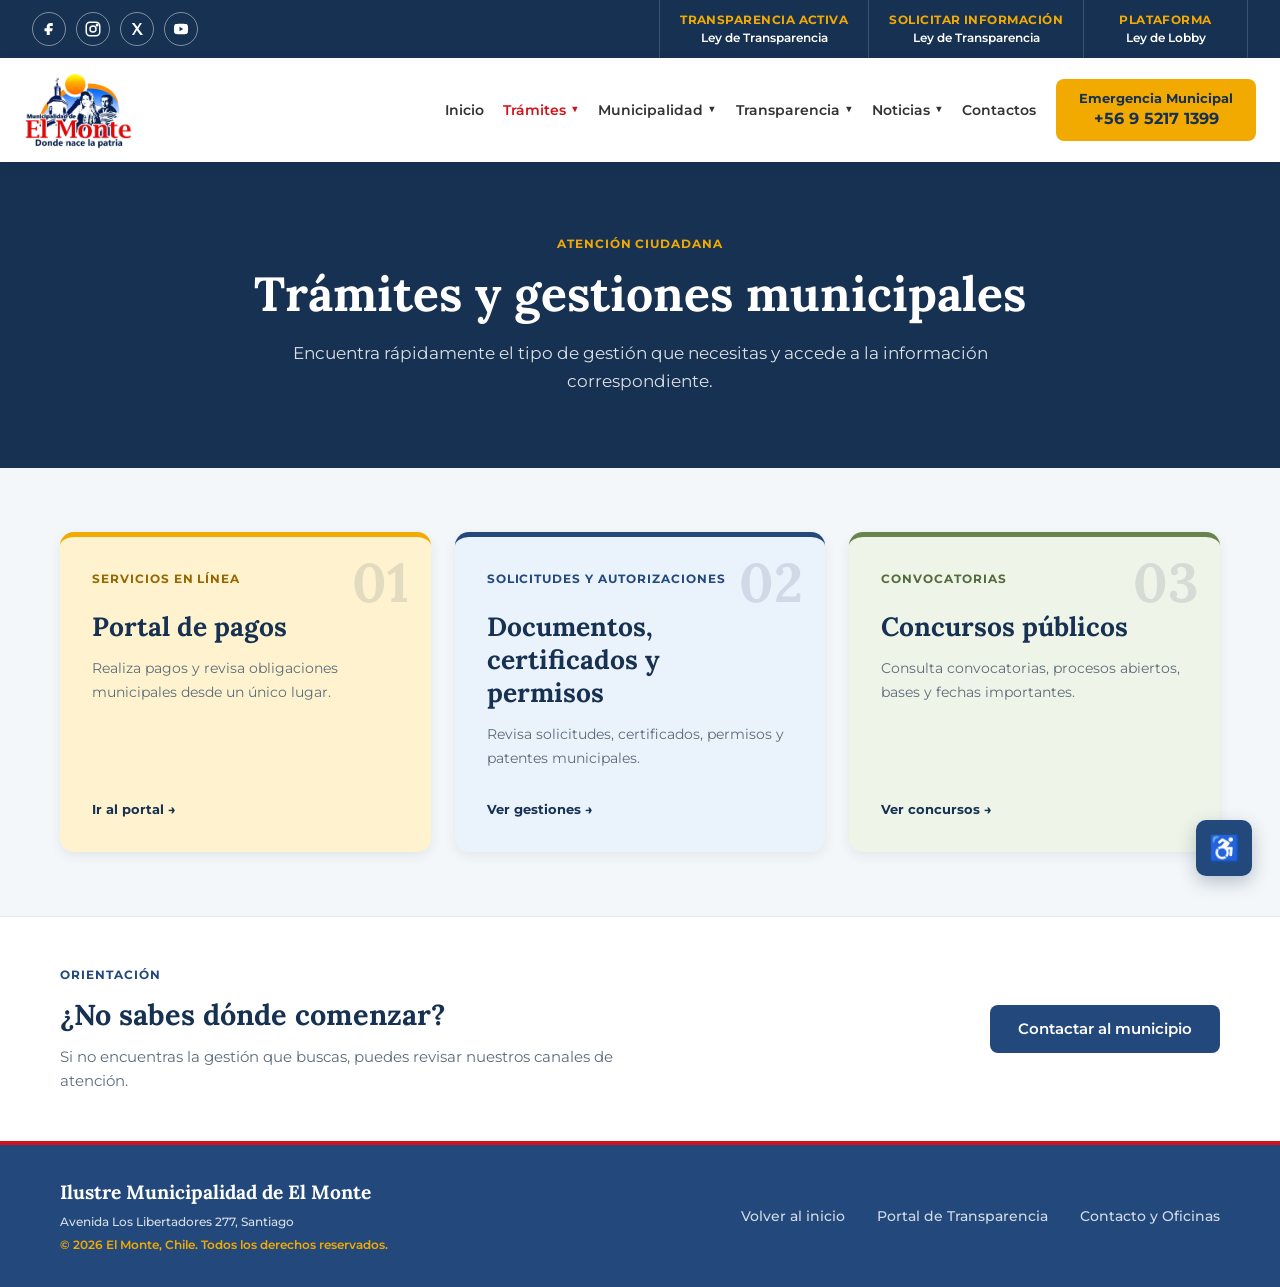
<file: tramites.html>
<!DOCTYPE html>
<html lang="es">

<head>

    <meta charset="UTF-8">

    <meta
        name="viewport"
        content="width=device-width, initial-scale=1.0">

    <title>Trámites y gestiones | Municipalidad de El Monte</title>
    
    <!-- Favicon -->
    <link
        rel="icon"
        type="image/svg+xml"
        href="assets/logos/Municipalidad.ElMonte.svg">


    <!-- Google Fonts -->
    <link
        rel="preconnect"
        href="https://fonts.googleapis.com">

    <link
        rel="preconnect"
        href="https://fonts.gstatic.com"
        crossorigin>

    <link
        href="https://fonts.googleapis.com/css2?family=Lora:ital,wght@0,400;0,600;0,700;1,400&family=Montserrat:wght@400;500;600;700&display=swap"
        rel="stylesheet">


    <!-- Hoja de estilos compartida -->
    <link
        rel="stylesheet"
        href="style.css">

</head>

<body class="tramites-page responsive-nav-page">

    <!-- =========================================
         ACCESIBILIDAD
    ========================================== -->

    <aside
        class="accessibility-widget"
        aria-label="Herramientas de accesibilidad">


        <button
            type="button"
            class="accessibility-toggle"
            id="accessibility-toggle"
            aria-label="Abrir herramientas de accesibilidad"
            aria-expanded="false"
            aria-controls="accessibility-panel">

            <span aria-hidden="true">♿</span>

        </button>


        <div
            class="accessibility-panel"
            id="accessibility-panel"
            hidden>


            <div class="accessibility-panel-header">

                <span>
                    Accesibilidad
                </span>


                <button
                    type="button"
                    class="accessibility-close"
                    id="accessibility-close"
                    aria-label="Cerrar herramientas de accesibilidad">

                    ×

                </button>

            </div>


            <div class="accessibility-controls">


                <div class="accessibility-control-group">

                    <span class="accessibility-control-label">
                        Tamaño del texto
                    </span>


                    <div class="accessibility-text-buttons">

                        <button
                            type="button"
                            class="accessibility-action"
                            id="font-decrease"
                            aria-label="Disminuir tamaño del texto">
                            A−
                        </button>

                        <button
                            type="button"
                            class="accessibility-action"
                            id="font-reset"
                            aria-label="Restablecer tamaño del texto">
                            A
                        </button>

                        <button
                            type="button"
                            class="accessibility-action"
                            id="font-increase"
                            aria-label="Aumentar tamaño del texto">
                            A+
                        </button>

                    </div>

                </div>


                <button
                    type="button"
                    class="accessibility-option"
                    id="contrast-toggle"
                    aria-pressed="false">

                    <span aria-hidden="true">◐</span>

                    Alto contraste

                </button>


                <button
                    type="button"
                    class="accessibility-option"
                    id="links-toggle"
                    aria-pressed="false">

                    <span aria-hidden="true">Aa</span>

                    Subrayar enlaces

                </button>


                <button
                    type="button"
                    class="accessibility-reset"
                    id="accessibility-reset">

                    Restablecer ajustes

                </button>


            </div>

        </div>

    </aside>

    <!-- =========================================
         BARRA SUPERIOR
    ========================================== -->

    <div class="utility-bar">

        <div class="utility-bar-inner">

            <!-- Redes sociales -->
            <div
                class="social-links"
                aria-label="Redes sociales municipales">

                <!-- Facebook -->
                <a
                    href="https://www.facebook.com/MuniElMonte"
                    target="_blank"
                    rel="noopener noreferrer"
                    aria-label="Facebook de la Municipalidad de El Monte">

                    <svg
                        viewBox="0 0 24 24"
                        aria-hidden="true">

                        <path
                            d="M14 8h3V4h-3c-3 0-5 2-5 5v2H6v4h3v5h4v-5h3l1-4h-4V9c0-.7.3-1 1-1z"/>

                    </svg>

                </a>

                <!-- Instagram -->
                <a
                    href="https://www.instagram.com/muni_elmonte"
                    target="_blank"
                    rel="noopener noreferrer"
                    aria-label="Instagram de la Municipalidad de El Monte">

                    <svg
                        viewBox="0 0 24 24"
                        aria-hidden="true">

                        <rect
                            x="3"
                            y="3"
                            width="18"
                            height="18"
                            rx="5"/>

                        <circle
                            cx="12"
                            cy="12"
                            r="4"/>

                        <circle
                            cx="17.5"
                            cy="6.5"
                            r="1"/>

                    </svg>

                </a>

                <!-- X / Twitter -->
                <a
                    href="https://x.com/munielmonte"
                    target="_blank"
                    rel="noopener noreferrer"
                    aria-label="X de la Municipalidad de El Monte">

                    <svg
                        viewBox="0 0 24 24"
                        aria-hidden="true">

                        <path
                            d="M5 4l5.5 7.3L5.3 20H8l3.8-6.2L16.5 20H20l-6.2-8.2L18.5 4h-2.7l-3.3 5.3L8.5 4z"/>

                    </svg>

                </a>

                <!-- YouTube -->
                <a
                    href="https://www.youtube.com/@MunicipalidadDeElMonte"
                    target="_blank"
                    rel="noopener noreferrer"
                    aria-label="YouTube de la Municipalidad de El Monte">

                    <svg
                        viewBox="0 0 24 24"
                        aria-hidden="true">

                        <path
                            d="M21 7.5a3 3 0 0 0-2.1-2.1C17.1 5 12 5 12 5s-5.1 0-6.9.4A3 3 0 0 0 3 7.5C2.6 9.3 2.6 12 2.6 12s0 2.7.4 4.5a3 3 0 0 0 2.1 2.1c1.8.4 6.9.4 6.9.4s5.1 0 6.9-.4a3 3 0 0 0 2.1-2.1c.4-1.8.4-4.5.4-4.5s0-2.7-.4-4.5z"/>

                        <path
                            class="social-play"
                            d="M10 9l5 3-5 3z"/>

                    </svg>

                </a>

            </div>

            <!-- Accesos de transparencia -->
            <nav class="utility-links" aria-label="Accesos de transparencia">

                <a
                    href="https://www.portaltransparencia.cl/PortalPdT/directorio-de-organismos-regulados/?org=MU084"
                    target="_blank"
                    rel="noopener noreferrer">

                    <span>Transparencia Activa</span>
                    <small>Ley de Transparencia</small>

                </a>


                <a
                    href="https://www.portaltransparencia.cl/PortalPdT/web/guest/directorio-de-organismos-regulados?p_p_id=pdtorganismos_WAR_pdtorganismosportlet&orgcode=f3c0e3bf2ba13ee6ce7f537f50f5d09c"
                    target="_blank"
                    rel="noopener noreferrer">

                    <span>Solicitar Información</span>
                    <small>Ley de Transparencia</small>

                </a>


                <a
                    href="https://www.leylobby.gob.cl/solicitud/audiencia/492"
                    target="_blank"
                    rel="noopener noreferrer">
                    <span>Plataforma</span>
                    <small>Ley de Lobby</small>
                </a>

            </nav>

        </div>

    </div>

    <!-- =========================================
         HEADER
    ========================================== -->

    <header class="site-header">

        <div class="header-container">


            <div class="logo">

                <a href="index.html">

                    <img
                        src="assets/logos/Municipalidad.ElMonte.svg"
                        alt="Logo Municipalidad El Monte"
                        class="main-logo">

                </a>
                
            </div>


            <button
                type="button"
                class="mobile-menu-toggle"
                id="mobile-menu-toggle"
                aria-label="Abrir menú principal"
                aria-expanded="false"
                aria-controls="mobile-menu-panel">

                <span></span>
                <span></span>
                <span></span>

            </button>


            <div
                class="header-right"
                id="mobile-menu-panel">
                <nav
                    class="main-nav"
                    aria-label="Navegación principal">

                    <ul>


                        <li>

                            <a href="index.html">
                                Inicio
                            </a>

                        </li>


                        <!-- Trámites -->
                        <li class="nav-item-has-submenu">

                            <a
                                href="tramites.html"
                                class="active">

                                Trámites

                                <span
                                    class="nav-arrow"
                                    aria-hidden="true">
                                    ▼
                                </span>

                            </a>


                            <ul class="submenu">

                                <li>
                                    <a href="tramites.html">
                                        Todos los trámites
                                    </a>
                                </li>

                                <li>
                                    <a href="portal-pagos.html">
                                        Portal de pagos
                                    </a>
                                </li>

                                <li>
                                    <a href="documentos-permisos.html">
                                        Documentos, certificados y permisos
                                    </a>
                                </li>

                                <li>
                                    <a href="concursos-publicos.html">
                                        Concursos públicos
                                    </a>
                                </li>

                            </ul>

                        </li>


                        <!-- Municipalidad -->
                        <li class="nav-item-has-submenu">

                            <a href="municipalidad.html">

                                Municipalidad

                                <span
                                    class="nav-arrow"
                                    aria-hidden="true">
                                    ▼
                                </span>

                            </a>


                            <ul class="submenu">

                                <li>
                                    <a href="municipalidad.html">
                                        Nuestra Municipalidad
                                    </a>
                                </li>

                                <li>
                                    <a href="alcaldia.html">
                                        Alcaldía
                                    </a>
                                </li>

                                <li>
                                    <a href="concejo-municipal.html">
                                        Concejo Municipal
                                    </a>
                                </li>

                                <li>
                                    <a href="municipalidad.html#direcciones">
                                        Direcciones municipales
                                    </a>
                                </li>

                            </ul>

                        </li>


                        <!-- Transparencia -->
                        <li class="nav-item-has-submenu">

                            <a
                                href="https://www.portaltransparencia.cl/PortalPdT/directorio-de-organismos-regulados/?org=MU084"
                                target="_blank"
                                rel="noopener noreferrer">

                                Transparencia

                                <span
                                    class="nav-arrow"
                                    aria-hidden="true">
                                    ▼
                                </span>

                            </a>


                            <ul class="submenu">

                                <li>
                                    <a
                                        href="https://www.portaltransparencia.cl/PortalPdT/directorio-de-organismos-regulados/?org=MU084"
                                        target="_blank"
                                        rel="noopener noreferrer">

                                        Transparencia Activa

                                    </a>
                                </li>


                                <li>
                                    <a
                                        href="https://www.portaltransparencia.cl/PortalPdT/web/guest/directorio-de-organismos-regulados?p_p_id=pdtorganismos_WAR_pdtorganismosportlet&orgcode=f3c0e3bf2ba13ee6ce7f537f50f5d09c"
                                        target="_blank"
                                        rel="noopener noreferrer">

                                        Solicitar información

                                    </a>
                                </li>


                                <li>
                                    <a
                                        href="https://www.leylobby.gob.cl/solicitud/audiencia/492"
                                        target="_blank"
                                        rel="noopener noreferrer">
                                        Ley de Lobby
                                    </a>
                                </li>

                            </ul>

                        </li>


                        <!-- Noticias -->
                        <li class="nav-item-has-submenu">

                            <a href="noticias.html">

                                Noticias

                                <span
                                    class="nav-arrow"
                                    aria-hidden="true">
                                    ▼
                                </span>

                            </a>


                            <ul class="submenu">

                                                                <li>
                                    <a href="noticias.html">
                                        Inicio de noticias
                                    </a>
                                </li>

<li>
                                    <a href="noticias.html?panel=todas">
                                        Todas las noticias
                                    </a>
                                </li>

                                <li>
                                    <a href="agenda-comunal.html">
                                        Agenda comunal
                                    </a>
                                </li>

                                <li>
                                    <a href="comunicados.html">
                                        Comunicados
                                    </a>
                                </li>

                            </ul>

                        </li>


                        <!-- Contactos -->
                        <li>

                            <a href="contactos.html">
                                Contactos
                            </a>

                        </li>


                    </ul>

                </nav>


                <a
                    href="tel:+56952171399"
                    class="emergency-btn">

                    <span>
                        Emergencia Municipal
                    </span>

                    <strong>
                        +56 9 5217 1399
                    </strong>

                </a>


            </div>

        </div>

    </header>

    <!-- =========================================
         CONTENIDO
    ========================================== -->

    <main>

        <!-- =========================================
             HERO INTERNO
        ========================================== -->

        <section class="main-page-hero">

            <div class="container main-page-hero-content">

                <span class="section-kicker-accent">
                    ATENCIÓN CIUDADANA
                </span>

                <h1>
                    Trámites y gestiones municipales
                </h1>

                <p>
                    Encuentra rápidamente el tipo de gestión que necesitas
                    y accede a la información correspondiente.
                </p>

            </div>

        </section>

        <!-- =========================================
             CATEGORÍAS DE TRÁMITES
        ========================================== -->

        <section class="tramites-directory">

            <div class="container">


                <div class="tramites-directory-grid">


                    <!-- Portal de pagos -->
                    <a
                        href="portal-pagos.html"
                        class="tramites-directory-card tramites-directory-payments">

                        <span class="tramites-directory-number">
                            01
                        </span>

                        <span class="card-kicker">
                            SERVICIOS EN LÍNEA
                        </span>

                        <h2>
                            Portal de pagos
                        </h2>

                        <p>
                            Realiza pagos y revisa obligaciones
                            municipales desde un único lugar.
                        </p>

                        <span class="tramites-directory-action">
                            Ir al portal →
                        </span>

                    </a>



                    <!-- Documentos y permisos -->
                    <a
                        href="documentos-permisos.html"
                        class="tramites-directory-card tramites-directory-documents">

                        <span class="tramites-directory-number">
                            02
                        </span>

                        <span class="card-kicker">
                            SOLICITUDES Y AUTORIZACIONES
                        </span>

                        <h2>
                            Documentos, certificados y permisos
                        </h2>

                        <p>
                            Revisa solicitudes, certificados,
                            permisos y patentes municipales.
                        </p>

                        <span class="tramites-directory-action">
                            Ver gestiones →
                        </span>

                    </a>



                    <!-- Concursos -->
                    <a
                        href="concursos-publicos.html"
                        class="tramites-directory-card tramites-directory-contests">

                        <span class="tramites-directory-number">
                            03
                        </span>

                        <span class="card-kicker">
                            CONVOCATORIAS
                        </span>

                        <h2>
                            Concursos públicos
                        </h2>

                        <p>
                            Consulta convocatorias, procesos abiertos,
                            bases y fechas importantes.
                        </p>

                        <span class="tramites-directory-action">
                            Ver concursos →
                        </span>

                    </a>


                </div>


            </div>

        </section>

        <!-- =========================================
             ORIENTACIÓN
        ========================================== -->

        <section class="tramites-help">

            <div class="container tramites-help-content">


                <div>

                    <span class="section-kicker">
                        ORIENTACIÓN
                    </span>

                    <h2>
                        ¿No sabes dónde comenzar?
                    </h2>

                    <p>
                        Si no encuentras la gestión que buscas,
                        puedes revisar nuestros canales de atención.
                    </p>

                </div>


                <a
                    href="contactos.html"
                    class="btn btn-primary">

                    Contactar al municipio

                </a>


            </div>

        </section>

    </main>

    <!-- =========================================
         FOOTER
    ========================================== -->

    <footer class="site-footer">

        <div class="container footer-container">


            <div class="footer-brand">

                <h5>
                    Ilustre Municipalidad de El Monte
                </h5>

                <p class="footer-address">
                    Avenida Los Libertadores 277, Santiago
                </p>

                <p class="footer-copy">
                    © 2026 El Monte, Chile. Todos los derechos reservados.
                </p>

            </div>


            <nav
                class="footer-nav"
                aria-label="Navegación del pie de página">

                <ul>

                    <li>
                        <a href="index.html">
                            Volver al inicio
                        </a>
                    </li>

                    <li>
                        <a
                            href="https://www.portaltransparencia.cl/PortalPdT/directorio-de-organismos-regulados/?org=MU084"
                            target="_blank"
                            rel="noopener noreferrer">

                            Portal de Transparencia

                        </a>
                    </li>

                    <li>
                        <a href="contactos.html">
                            Contacto y Oficinas
                        </a>
                    </li>

                </ul>

            </nav>


        </div>

    </footer>

    <!-- JavaScript compartido -->
    <script src="script.js"></script>


</body>

</html>
</file>
<file: style.css>
/* =========================================
   SISTEMA DE DISEÑO & VARIABLES (Identidad El Monte)
========================================= */
:root {
    /* Colores institucionales ajustados para mayor seriedad y menor estridencia */
    --color-primary: #23497c; /* Azul institucional, equilibrado y formal */
    --color-primary-dark: #173152; /* Azul oscuro sobrio y elegante */
    --color-accent: #f2a900; /* Naranja/Amarillo cálido del sol */
    --color-accent-hover: #d99700;
    --color-red: #d3121b; /* Rojo institucional El Monte */
    
    /* Grises y Fondos */
    --color-bg-light: #f4f7f9; /* Gris muy pálido, más limpio que el celeste */
    --color-white: #ffffff;
    --color-text: #333333;
    --color-text-muted: #5c6c7b;
    
    /* Tipografía */
    --font-heading: 'Lora', serif; /* Elegancia, peso histórico e institucional */
    --font-body: 'Montserrat', sans-serif; /* Modernidad, geometría y legibilidad UI */
    
    /* Espaciados */
    --spacing-sm: 8px;
    --spacing-md: 16px;
    --spacing-lg: 32px;
    --spacing-xl: 64px;
    
    /* Bordes y Sombras */
    --border-radius: 8px;
    --shadow-sm: 0 4px 12px rgba(23, 49, 82, 0.08); /* Sombra ajustada al nuevo azul */
}

/* =========================================
   RESET Y ESTILOS BASE
========================================= */
* {
    margin: 0;
    padding: 0;
    box-sizing: border-box;
}

body {
    font-family: var(--font-body);
    color: var(--color-text);
    background-color: var(--color-bg-light);
    line-height: 1.6;
}

h1, h2, h3, h4, h5 {
    font-family: var(--font-heading);
    color: var(--color-primary-dark);
    font-weight: 700;
}

a {
    text-decoration: none;
    transition: color 0.2s ease;
}

.container {
    max-width: 1200px;
    margin: 0 auto;
    padding: 0 20px;
}

/* =========================================
   COMPONENTES DE INTERFAZ
========================================= */
/* Botones */
.btn {
    display: inline-block;
    padding: 12px 28px;
    border-radius: var(--border-radius);
    font-family: var(--font-body);
    font-weight: 600;
    font-size: 0.95rem;
    cursor: pointer;
    border: none;
    transition: all 0.3s ease;
    text-align: center;
}

.btn-primary {
    background-color: var(--color-primary);
    color: var(--color-white);
}

.btn-primary:hover {
    background-color: var(--color-primary-dark);
    transform: translateY(-2px);
}

.btn-accent {
    background-color: var(--color-accent);
    color: var(--color-primary-dark);
}

.btn-accent:hover {
    background-color: var(--color-accent-hover);
    transform: translateY(-2px);
}

/* Etiquetas / Kickers */
.badge-red {
    display: inline-block;
    background-color: var(--color-red);
    color: var(--color-white);
    padding: 4px 12px;
    border-radius: 20px;
    font-size: 0.75rem;
    font-weight: 700;
    text-transform: uppercase;
    letter-spacing: 0.08em;
    margin-bottom: var(--spacing-md);
}

.section-kicker, .card-kicker, .section-kicker-red, .section-kicker-accent {
    font-family: var(--font-body);
    font-size: 0.75rem;
    font-weight: 700;
    text-transform: uppercase;
    letter-spacing: 0.08em;
    display: block;
    margin-bottom: var(--spacing-sm);
}

.section-kicker, .card-kicker { color: var(--color-primary); }
.section-kicker-red { color: var(--color-red); }
.section-kicker-accent { color: var(--color-accent); }

/* Grillas */
.grid-3 {
    display: grid;
    grid-template-columns: repeat(auto-fit, minmax(min(300px, 100%), 1fr));
    gap: var(--spacing-lg);
}

/* =========================================
   BARRA SUPERIOR DE SERVICIOS
========================================= */

.utility-bar {
    width: 100%;
    background-color: var(--color-primary-dark);
    color: var(--color-white);
}

.utility-bar-inner {
    width: 100%;
    max-width: 1480px;
    margin: 0 auto;
    padding: 0 32px;
    min-height: 58px;
    display: flex;
    align-items: stretch;
    justify-content: space-between;
}

/* =========================================
   REDES SOCIALES
========================================= */

.social-links {
    display: flex;
    align-items: center;
    gap: 10px;
}

.social-links a {
    width: 34px;
    height: 34px;
    display: flex;
    align-items: center;
    justify-content: center;
    color: var(--color-white);
    border: 1px solid rgba(255, 255, 255, 0.45);
    border-radius: 50%;
    transition:
        background-color 0.2s ease,
        border-color 0.2s ease,
        transform 0.2s ease;
}

.social-links a:hover {
    background-color: rgba(255, 255, 255, 0.12);
    border-color: var(--color-white);
    transform: translateY(-2px);
}

.social-links svg {
    width: 18px;
    height: 18px;
    fill: currentColor;
}

.social-links svg rect,
.social-links svg circle {
    fill: none;
    stroke: currentColor;
    stroke-width: 2;
}

.social-links .social-play {fill: var(--color-primary-dark);}

/* =========================================
   BOTONES DE TRANSPARENCIA
========================================= */

.utility-links {
    display: flex;
    align-items: stretch;
}

.utility-links a {
    min-width: 190px;
    padding: 8px 20px;
    display: flex;
    flex-direction: column;
    align-items: center;
    justify-content: center;
    color: var(--color-white);
    border-left: 1px solid rgba(255, 255, 255, 0.16);
    text-align: center;
    transition: background-color 0.2s ease;
}

.utility-links a:last-child {border-right: 1px solid rgba(255, 255, 255, 0.16);}

.utility-links a:hover {background-color: rgba(255, 255, 255, 0.08);}

.utility-links span {
    color: var(--color-accent);
    font-size: 0.72rem;
    font-weight: 700;
    text-transform: uppercase;
    letter-spacing: 0.04em;
}

.utility-links small {
    color: var(--color-white);
    font-size: 0.72rem;
    font-weight: 600;
}

/* =========================================
   HEADER PRINCIPAL
========================================= */

.site-header {
    position: sticky;
    top: 0;
    z-index: 500;
    background-color: var(--color-white);
    padding: 12px 0;
    box-shadow: var(--shadow-sm);
}

.header-container {
    width: 100%;
    max-width: 1480px;
    margin: 0 auto;
    padding: 0 32px;
    display: flex;
    align-items: center;
    justify-content: space-between;
    gap: 32px;
}

/* Logo */
.logo {
    flex-shrink: 0;
    display: flex;
    align-items: center;
}

.main-logo {
    width: auto;
    height: auto;
    max-width: 220px;
    max-height: 80px;
    object-fit: contain;
    display: block;
}

/* Navegación + emergencia */
.header-right {
    flex: 1;
    display: flex;
    align-items: center;
    justify-content: flex-end;
    gap: 28px;
}

/* =========================================
   NAVEGACIÓN PRINCIPAL
========================================= */

.main-nav > ul {
    display: flex;
    align-items: center;
    gap: 25px;
    margin: 0;
    padding: 0;
    list-style: none;
}

.main-nav > ul > li {position: relative;}

.main-nav > ul > li > a {
    display: flex;
    align-items: center;
    gap: 5px;
    padding: 20px 0;
    color: var(--color-text);
    font-size: 0.93rem;
    font-weight: 600;
    white-space: nowrap;
}

.main-nav > ul > li > a:hover,
.main-nav > ul > li > a.active {color: var(--color-red);}

.nav-arrow {
    position: relative;
    top: -1px;
    font-size: 0.8rem;
    transition: transform 0.2s ease;
}

.nav-item-has-submenu:hover .nav-arrow,
.nav-item-has-submenu:focus-within .nav-arrow {transform: rotate(180deg);}

/* =========================================
   SUBMENÚ
========================================= */

.submenu {
    position: absolute;
    top: calc(100% - 4px);
    left: -18px;
    z-index: 100;
    min-width: 235px;
    padding: 8px;
    background-color: var(--color-white);
    border: 1px solid #e3e8ed;
    border-radius: 8px;
    box-shadow: 0 12px 30px rgba(23, 49, 82, 0.15);
    list-style: none;
    opacity: 0;
    visibility: hidden;
    transform: translateY(8px);
    pointer-events: none;
    transition:
        opacity 0.18s ease,
        transform 0.18s ease,
        visibility 0.18s ease;
}

.nav-item-has-submenu:hover > .submenu,
.nav-item-has-submenu:focus-within > .submenu {
    opacity: 1;
    visibility: visible;
    transform: translateY(0);
    pointer-events: auto;
}

.submenu li {width: 100%;}

.submenu a {
    width: 100%;
    display: block;
    padding: 11px 13px;
    color: var(--color-text);
    border-radius: 5px;
    font-size: 0.82rem;
    font-weight: 500;
    white-space: nowrap;
}

.submenu a:hover {
    background-color: var(--color-bg-light);
    color: var(--color-red);
}

/* =========================================
   BOTÓN DE EMERGENCIA
========================================= */

.emergency-btn {
    min-width: 230px;
    padding: 12px 20px;
    display: flex;
    flex-direction: column;
    align-items: center;
    justify-content: center;
    flex-shrink: 0;
    background-color: var(--color-accent);
    color: var(--color-primary-dark);
    border-radius: var(--border-radius);
    text-align: center;
    line-height: 1.25;
    transition:
        background-color 0.2s ease,
        transform 0.2s ease;
}

.emergency-btn:hover {
    background-color: var(--color-accent-hover);
    transform: translateY(-2px);
}

.emergency-btn span {
    font-size: 0.8rem;
    font-weight: 700;
}

.emergency-btn strong {
    margin-top: 2px;
    font-size: 1rem;
    font-weight: 700;
}

/* =========================================
   HERO CARRUSEL
========================================= */
.hero-carousel {
    position: relative;
    width: 100%;
    background-color: var(--color-bg-light);
    z-index: 20;
}

.carousel-container {
    position: relative;
    height: 500px;
    width: 100%;
    overflow-x: clip;
}

.carousel-track {
    position: relative;
    height: 100%;
    width: 100%;
    transition: transform 400ms cubic-bezier(0.25, 1, 0.5, 1);
}

/* Slides Individuales */
.carousel-slide {
    position: absolute;
    top: 0;
    bottom: 0;
    width: 100%;
    display: flex;
    align-items: center;
    justify-content: center;
    text-align: center;
    color: var(--color-white);
}

.slide-navy { background-color: var(--color-primary); }

/* =========================================
   IMÁGENES DEL HERO
========================================= */

.slide-image {
    position: absolute;
    overflow: hidden;
}

/* Imagen de fondo */
.hero-slide-image {
    position: absolute;

    top: 0;
    left: 0;

    width: 100%;
    height: 100%;

    object-fit: cover;
    object-position: center;

    z-index: 0;
}

/* Capa azul sobre la fotografía */
.slide-image::after {
    content: "";
    position: absolute;
    inset: 0;
    background-color: rgba(23, 49, 82, 0.68);
    z-index: 1;
    pointer-events: none;
}

/* El contenido siempre queda sobre
   la fotografía y el overlay */
.slide-image .hero-content {
    position: relative;
    z-index: 2;
}

/* Contenido dentro del Slide */
.hero-content {
    display: flex;
    flex-direction: column;
    align-items: center;
    padding: 0 80px;
    z-index: 2;
}

.hero-content h1,
.hero-content h2 {
    color: var(--color-white);
    font-size: 3.2rem;
    line-height: 1.2;
    margin: var(--spacing-sm) 0 var(--spacing-md);
    max-width: 900px;
}

.hero-content p {
    font-size: 1.15rem;
    margin-bottom: var(--spacing-lg);
    opacity: 0.9;
    max-width: 650px;
}

.hero-search {
    display: flex;
    width: 100%;
    max-width: 650px;
    gap: 8px;
    background: rgba(255, 255, 255, 0.1);
    padding: 8px;
    border-radius: 12px;
}

.hero-search input {
    flex-grow: 1;
    padding: 16px 20px;
    border-radius: var(--border-radius);
    border: none;
    font-size: 1rem;
    font-family: var(--font-body);
}

.hero-search input:focus {outline: 2px solid var(--color-accent);}

.hero-search .btn-accent {
    padding: 16px 36px;
    font-size: 1.05rem;
}

/* =========================================
============================================
============================================
============================================

            EDICIÓN NUEVA - CIAN

============================================
============================================
============================================
   ========================================= */
.hero-search {
    position: relative;
    z-index: 30;
}

/* Menú desplegable de sugerencias del buscador Hero */
.hero-search-dropdown {
    position: absolute;
    top: calc(100% + 8px);
    left: 0;
    right: 0;
    background-color: var(--color-white);
    border: 1px solid #d1d9e0;
    border-radius: 10px;
    box-shadow: 0 14px 32px rgba(23, 49, 82, 0.22);
    max-height: 280px;
    overflow-y: auto;
    text-align: left;
    z-index: 100;
    padding: 6px;
}

.hero-search-item {
    display: flex;
    align-items: center;
    justify-content: space-between;
    gap: 12px;
    padding: 12px 16px;
    border-radius: 7px;
    color: var(--color-text);
    text-decoration: none;
    transition: background-color 0.15s ease, color 0.15s ease;
    cursor: pointer;
}

.hero-search-item:hover,
.hero-search-item.is-active {
    background-color: var(--color-bg-light);
}

.hero-search-item-main {
    display: flex;
    flex-direction: column;
    gap: 2px;
}

.hero-search-item-title {
    font-weight: 700;
    font-size: 0.95rem;
    color: var(--color-primary-dark);
}

.hero-search-item:hover .hero-search-item-title,
.hero-search-item.is-active .hero-search-item-title {
    color: var(--color-red);
}

.hero-search-item-desc {
    font-size: 0.8rem;
    color: var(--color-text-muted);
}

.hero-search-item-badge {
    flex-shrink: 0;
    font-size: 0.7rem;
    font-weight: 700;
    text-transform: uppercase;
    letter-spacing: 0.05em;
    padding: 4px 10px;
    border-radius: 20px;
    background-color: #eef2f6;
    color: var(--color-primary);
}

.hero-search-empty {
    padding: 16px;
    text-align: center;
    font-size: 0.9rem;
    color: var(--color-text-muted);
}
/* =========================================
============================================
============================================
============================================

        TERMINO DE EDICIÓN NUEVA - CIAN

============================================
============================================
============================================
   ========================================= */

/* Botones Laterales del Carrusel */
.carousel-button {
    position: absolute;
    top: 50%;
    transform: translateY(-50%);
    background: var(--color-accent);
    color: var(--color-primary-dark);
    border: none;
    border-radius: 50%;
    width: 48px;
    height: 48px;
    cursor: pointer;
    font-size: 1.2rem;
    font-weight: bold;
    z-index: 10;
    box-shadow: 0 4px 12px rgba(0,0,0,0.15);
    transition: all 0.2s ease;
}

.carousel-button:hover {
    background: var(--color-white);
    transform: translateY(-50%) scale(1.05);
}

.carousel-button-left { left: 30px; }
.carousel-button-right { right: 30px; }

/* Navegación por puntos inferiores */
.carousel-nav {
    position: absolute;
    bottom: 30px;
    left: 50%;
    transform: translateX(-50%);
    display: flex;
    gap: 12px;
    z-index: 10;
/* =========================================
============================================
============================================
============================================

            EDICIÓN NUEVA - CIAN

============================================
============================================
============================================
   ========================================= */
    transition: opacity 0.15s ease, visibility 0.15s ease;
}

.carousel-container:has(.hero-search-dropdown:not([hidden])) .carousel-nav {
    opacity: 0;
    visibility: hidden;
    pointer-events: none;
}
/* =========================================
============================================
============================================
============================================

        TERMINO DE EDICIÓN NUEVA - CIAN

============================================
============================================
============================================
   ========================================= */

.carousel-indicator {
    border: 0;
    border-radius: 50%;
    width: 12px;
    height: 12px;
    background: rgba(255, 255, 255, 0.3);
    cursor: pointer;
    transition: all 0.3s ease;
}

.carousel-indicator:hover {background: rgba(255, 255, 255, 0.8);}

.carousel-indicator.current-indicator {
    background: var(--color-accent);
    transform: scale(1.2);
}

/* =========================================
   SECCIONES GENERALES Y TRÁMITES
========================================= */

.section-light {padding: var(--spacing-xl) 0;}

.section-title {
    font-size: 2.4rem;
    margin-bottom: var(--spacing-sm);
}

.section-desc {
    color: var(--color-text-muted);
    margin-bottom: var(--spacing-lg);
    font-size: 1.05rem;
}

.section-header-flex {
    display: flex;
    justify-content: space-between;
    align-items: flex-end;
    margin-bottom: var(--spacing-lg);
}

.link-blue {
    color: var(--color-primary);
    font-weight: 700;
    font-size: 0.95rem;
    border-bottom: 2px solid transparent;
}

.link-blue:hover {
    color: var(--color-red);
    border-bottom-color: var(--color-red);
}

/* Acordeón (Preguntas Frecuentes) */

.accordion-item {
    background-color: var(--color-white);
    margin-bottom: 12px;
    border-radius: var(--border-radius);
    overflow: hidden;
    box-shadow: var(--shadow-sm);
}

.accordion-header {
    width: 100%;
    text-align: left;
    padding: 24px;
    background: none;
    border: none;
    font-family: var(--font-body);
    font-weight: 700;
    font-size: 1.05rem;
    color: var(--color-primary-dark);
    cursor: pointer;
    display: flex;
    justify-content: space-between;
    align-items: center;
    transition: background-color 0.2s ease;
}

.accordion-header:hover {background-color: #f8fafc;}

.accordion-header .icon-plus {
    color: var(--color-red);
    font-size: 1.4rem;
}

.accordion-content {
    max-height: 0;
    overflow: hidden;
    padding: 0 24px;
    background-color: var(--color-white);
    transition: max-height 0.3s ease-out, padding 0.3s ease;
}

.accordion-content p {
    color: var(--color-text-muted);
    padding-bottom: 24px;
    line-height: 1.7;
}

.text-primary-dark { color: var(--color-primary-dark); }

/* =========================================
   AYUDA + EMERGENCIAS
========================================= */

.help-emergency-section {
    width: 100%;
    padding: var(--spacing-xl) 0;
    background-color: #fbf8f1;
    border-bottom: 1px solid #eee7d9;
}

.help-emergency-grid {
    display: grid;
    grid-template-columns: repeat(2, minmax(0, 1fr));
    gap: 48px;
    align-items: stretch;
}

/* Panel base */
.support-panel {
    height: 100%;
    padding: 0;
    border-radius: 0;
    box-shadow: none;
    background: transparent;
}

.support-panel-title {
    margin-bottom: 10px;
    font-family: var(--font-heading);
    font-size: 2rem;
    line-height: 1.2;
    color: var(--color-primary-dark);
}

.support-panel-description {
    margin-bottom: 28px;
    color: var(--color-text-muted);
    font-size: 0.92rem;
    line-height: 1.6;
}

/* =========================================
   COLUMNA FAQ
========================================= */

.faq-panel {background-color: transparent;}

.faq-panel .accordion {
    display: grid;
    gap: 12px;
}

.faq-panel .accordion-item {margin-bottom: 0;}

/* Reducimos un poco el alto de cada pregunta
   para que funcione mejor en la nueva columna */
.faq-panel .accordion-header {
    padding: 20px 22px;
    font-size: 0.92rem;
}

.faq-panel .accordion,
.emergency-contact-list {margin-top: 6px;   }

/* =========================================
   COLUMNA EMERGENCIAS
========================================= */

.emergency-panel {
    display: flex;
    flex-direction: column;
    background-color: transparent;
    border-top: none;
}

.emergency-contact-list {
    display: grid;
    gap: 12px;
}

.emergency-contact {
    display: flex;
    align-items: center;
    gap: 16px;
    padding: 15px 16px;
    background-color: var(--color-white);
    border: 1px solid #eee6d8;
    border-radius: 9px;
}

.emergency-contact-icon {
    width: 42px;
    height: 42px;
    flex: 0 0 42px;
    display: flex;
    align-items: center;
    justify-content: center;
    border-radius: 50%;
    background-color: #fff0c2;
    color: var(--color-red);
    font-size: 1.15rem;
    font-weight: 700;
}

.emergency-contact-info {
    min-width: 0;
    display: flex;
    flex-direction: column;
    gap: 2px;
}

.emergency-contact-name {
    color: var(--color-primary-dark);
    font-family: var(--font-heading);
    font-size: 0.95rem;
    font-weight: 700;
}

.emergency-contact-info > a,
.emergency-phone-group a {
    color: var(--color-primary);
    font-size: 1.05rem;
    font-weight: 700;
}

.emergency-contact-info > a:hover,
.emergency-phone-group a:hover {color: var(--color-red);}

.emergency-contact-info small {
    color: var(--color-text-muted);
    font-size: 0.72rem;
}

.emergency-phone-group {
    display: flex;
    align-items: center;
    gap: 7px;
    flex-wrap: wrap;
}

/* Enlace final */
.emergency-all-link {
    display: inline-block;
    margin-top: auto;
    padding-top: 22px;
    color: var(--color-primary);
    font-size: 0.82rem;
    font-weight: 700;
}

.emergency-all-link:hover {color: var(--color-red);}

/* =========================================
   SECCIÓN AZUL OSCURO (Contacto)
========================================= */
.section-dark {
    background-color: var(--color-primary-dark);
    padding: var(--spacing-xl) 0;
    color: var(--color-white);
}

.contact-container {
    display: grid;
    grid-template-columns: 1fr 1.5fr;
    gap: var(--spacing-xl);
    align-items: flex-start;
}

.text-white { color: var(--color-white); }
.text-white-opacity {
    color: rgba(255, 255, 255, 0.85);
    margin-bottom: var(--spacing-lg);
    line-height: 1.7;
}

.contact-details {
    list-style: none;
    padding: 0;
}

.contact-details li {
    margin-bottom: var(--spacing-md);
    font-size: 0.95rem;
}

.contact-details strong {
    display: block;
    color: var(--color-accent);
    margin-bottom: 4px;
    font-weight: 600;
}

/* Formulario de Contacto */
.contact-form-wrapper {
    background-color: var(--color-white);
    padding: 48px;
    border-radius: 12px;
    box-shadow: 0 12px 32px rgba(0,0,0,0.2);
}

.form-title {
    font-size: 1.8rem;
    margin-bottom: 8px;
}

.form-desc {
    font-size: 0.95rem;
    color: var(--color-text-muted);
    margin-bottom: var(--spacing-lg);
}

.contact-form .form-group {
    margin-bottom: 24px;
    display: flex;
    flex-direction: column;
}

.contact-form .form-row {
    display: grid;
    grid-template-columns: 1fr 1fr;
    gap: 24px;
}

.contact-form label {
    font-size: 0.85rem;
    font-weight: 700;
    color: var(--color-primary-dark);
    margin-bottom: 8px;
}

.contact-form input,
.contact-form textarea {
    padding: 14px;
    border: 1px solid #d1d9e0;
    border-radius: 6px;
    font-family: var(--font-body);
    font-size: 1rem;
    background-color: #f9fbfc;
}

.contact-form input:focus,
.contact-form textarea:focus {
    outline: none;
    border-color: var(--color-primary);
    background-color: var(--color-white);
}

.contact-form textarea {resize: vertical;}


.contact-form-status {
    min-height: 1.4em;
    margin-top: 14px;
    color: var(--color-text-muted);
    font-size: 0.82rem;
    line-height: 1.5;
}


/* =========================================
   FOOTER
========================================= */
.site-footer {
    background-color: var(--color-primary);
    padding: 32px 0;
    color: var(--color-white);
    border-top: 4px solid var(--color-red);
}

.footer-container {
    display: flex;
    justify-content: space-between;
    align-items: center;
    flex-wrap: wrap;
    gap: 20px;
}

.footer-brand h5 {
    font-family: var(--font-heading);
    font-size: 1.2rem;
    color: var(--color-white);
    margin-bottom: 4px;
}

.footer-brand p {
    font-family: var(--font-body);
    font-size: 0.85rem;
    color: var(--color-accent);
    margin: 0;
    font-weight: 600;
}

.footer-brand .footer-address {
    margin-bottom: 3px;
    color: rgba(255, 255, 255, 0.82);
    font-size: 0.78rem;
    font-weight: 500;
}


.footer-brand .footer-copy {
    color: var(--color-accent);
    font-size: 0.78rem;
    font-weight: 600;
}

.footer-nav ul {
    display: flex;
    list-style: none;
    gap: 32px;
    padding: 0;
    margin: 0;
}

.footer-nav a {
    color: rgba(255, 255, 255, 0.8);
    font-size: 0.9rem;
    font-weight: 500;
    text-decoration: none;
    transition: color 0.2s ease;
}

.footer-nav a:hover {color: var(--color-white);}

/* =========================================
   RESPONSIVIDAD HEADER
========================================= */

@media (max-width: 1280px) {

    .header-container {
        padding-left: 24px;
        padding-right: 24px;
        gap: 22px;
    }

    .header-right {gap: 20px;}

    .main-nav > ul {gap: 18px;}

    .main-nav > ul > li > a {font-size: 0.86rem;}

    .emergency-btn {min-width: 200px;}

    .utility-links a {min-width: 165px;}
}

@media (max-width: 992px) {

    .utility-bar-inner {
        flex-direction: column;
        padding-top: 10px;
        padding-bottom: 10px;
        gap: 10px;
    }

    .social-links {justify-content: center;}

    .utility-links {
        width: 100%;
        justify-content: center;
        flex-wrap: wrap;
    }

    .utility-links a {
        flex: 1;
        min-width: 180px;
    }

    .header-container {
        flex-direction: column;
        padding-top: 8px;
        padding-bottom: 8px;
    }

    .header-right {
        width: 100%;
        flex-direction: column;
        gap: var(--spacing-md);
    }

    .main-nav > ul {
        justify-content: center;
        flex-wrap: wrap;
        gap: 0 22px;
    }

    .main-nav > ul > li > a {padding: 10px 0;}

    .emergency-btn {
        min-width: 0;
        width: 100%;
        max-width: 320px;
    }

    .contact-container { grid-template-columns: 1fr; }
    .hero-content h1,
    .hero-content h2 { font-size: 2.5rem; }

    .help-emergency-grid {grid-template-columns: 1fr;}

}

@media (max-width: 600px) {

    .utility-links {
        display: grid;
        grid-template-columns: 1fr;
    }

    .utility-links a {
        border-right: none;
        border-bottom: 1px solid rgba(255, 255, 255, 0.12);
    }

    .main-nav > ul {
        flex-direction: column;

        align-items: stretch;

        width: 100%;
    }

    .main-nav > ul > li {width: 100%;}

    .main-nav > ul > li > a {justify-content: center;}

    .submenu {
        left: 50%;
        transform: translate(-50%, 8px);
        min-width: min(280px, calc(100vw - 32px));
    }

    .nav-item-has-submenu:hover > .submenu,
    .nav-item-has-submenu:focus-within > .submenu {transform:translate(-50%, 0);}

}

@media (max-width: 768px) {

    .header-container {gap: var(--spacing-md);}
    
    .main-nav ul {
        flex-wrap: wrap;
        justify-content: center;
        gap: 15px;
    }
    
    .hero-search {
        flex-direction: column;
        background: transparent;
        padding: 0;
    }
    
    .section-header-flex {
        flex-direction: column;
        align-items: flex-start;
        gap: var(--spacing-md);
    }

    .contact-form .form-row {grid-template-columns: 1fr;}
    .contact-form-wrapper {padding: 28px 22px;}
    
    .footer-container {
        flex-direction: column;
        text-align: center;
    }
    
    .footer-nav ul {justify-content: center;}

    .hero-content {padding: 0 40px}
    
    .carousel-button {
        width: 36px;
        height: 36px;
        font-size: 1rem;
    }
    
    .carousel-button-left { left: 10px; }
    .carousel-button-right { right: 10px; }

}

/* =========================================
   FRANJA TRÁMITES + FUNCIONARIOS
========================================= */

.home-services-section {
    width: 100%;
    background-color: #f5f7f9;
    border-bottom: 1px solid #e8edf1;
}

/* =========================================
   FRANJA ÚLTIMAS NOTICIAS
========================================= */

.home-news-section {
    background-color: #eaf4fa;
    border-bottom: 1px solid #dceaf3;
}

/* =========================================
   TRÁMITES Y GESTIONES - INDEX
========================================= */

.service-grid {
    display: grid;
    grid-template-columns: repeat(3, minmax(0, 1fr));
    gap: 18px;
}

/* Tarjeta base */
.service-link-card {
    min-width: 0;
    min-height: 135px;
    display: flex;
    flex-direction: column;
    justify-content: flex-start;
    padding: 20px 22px;
    border-radius: 10px;
    color: var(--color-text);
    box-shadow: var(--shadow-sm);
    transition:
        transform 0.25s ease,
        box-shadow 0.25s ease;
}

.service-link-card:hover {
    transform: translateY(-4px);
    box-shadow: 0 8px 24px rgba(23, 49, 82, 0.14);
}

/* Título principal */
.service-link-card h4 {
    margin-top: 2px;
    margin-bottom: 16px;
    color: var(--color-primary-dark);
    font-family: var(--font-heading);
    font-size: 1.4rem;
    line-height: 1.25;
}

/* Texto inferior */
.service-card-action {
    margin-top: auto;
    color: var(--color-primary-dark);
    font-size: 0.78rem;
    font-weight: 700;
}

/* =========================================
   COLORES INDIVIDUALES
========================================= */

/* Portal de pagos */
.service-card-payments {
    background-color: #fff3cf;
    border-top: 4px solid var(--color-accent);
}

.service-card-payments .card-kicker {color: #946700;}

/* Documentos */
.service-card-documents {
    background-color: var(--municipal-blue-soft);
    border-top: 4px solid var(--color-primary);
}

.service-card-documents .card-kicker {color: var(--color-primary);}

/* Concursos */
.service-card-contests {
    background-color: #eef4e8;
    border-top: 4px solid #68834d;
}

.service-card-contests .card-kicker {color: #526b3d;}

/* =========================================
   CONTENIDO PRINCIPAL + COLUMNA LATERAL
   Misma lógica de composición que Noticias
========================================= */

.post-hero-layout {
    display: grid;
    grid-template-columns:
        minmax(0, 2fr)
        minmax(280px, 1fr);
    gap: 40px;
    align-items: start;
}

/* Columna principal */
.main-content-column {min-width: 0;}

.main-content-column > section {width: 100%;}

.main-content-column > section > .container {
    width: 100%;
    max-width: none;
    padding-left: 0;
    padding-right: 0;
}

/* =========================================
   COLUMNA LATERAL
========================================= */

.service-sidebar {
    min-width: 0;
    padding-top: var(--spacing-xl);
    padding-bottom: var(--spacing-xl);
    padding-left: 0;
    border-left: none;
}

/* Mantiene las tarjetas visibles mientras
   se recorre parte de la página */
.sidebar-sticky {
    position: sticky;
    top: 24px;
    display: grid;
    gap: 24px;
}

/* =========================================
   TARJETAS LATERALES
========================================= */

.sidebar-card {
    background-color: var(--color-white);
    padding: 28px;
    border-radius: 12px;
    box-shadow: var(--shadow-sm);
}

.sidebar-card-employees {border-top: 4px solid var(--color-primary);}

.sidebar-card-title {
    font-size: 1.55rem;
    line-height: 1.25;
    margin-bottom: 12px;
}

.sidebar-card-description {
    color: var(--color-text-muted);
    font-size: 0.88rem;
    line-height: 1.6;
    margin-bottom: 20px;
}

/* Botones de ambas tarjetas */
.sidebar-btn {
    width: 100%;
    padding-left: 16px;
    padding-right: 16px;
}

/* =========================================
   ACCESO FUNCIONARIOS
========================================= */

.employee-login-form {
    display: grid;
    gap: 16px;
}

.sidebar-form-group {
    display: flex;
    flex-direction: column;
    gap: 7px;
}

.sidebar-form-group label {
    color: var(--color-primary-dark);
    font-size: 0.8rem;
    font-weight: 700;
}

.sidebar-form-group input {
    width: 100%;
    padding: 12px 13px;
    border: 1px solid #d1d9e0;
    border-radius: 6px;
    background-color: #f9fbfc;
    color: var(--color-text);
    font-family: var(--font-body);
    font-size: 0.88rem;
    transition:
        border-color 0.2s ease,
        background-color 0.2s ease,
        box-shadow 0.2s ease;
}

.sidebar-form-group input:focus {
    outline: none;
    border-color: var(--color-primary);
    background-color: var(--color-white);
    box-shadow: 0 0 0 3px rgba(35, 73, 124, 0.12);
}

.employee-login-status {
    min-height: 1.4em;
    margin: 0;
    color: var(--color-text-muted);
    font-size: 0.72rem;
    line-height: 1.45;
}

/* =========================================
   RESPONSIVIDAD DE LA COLUMNA LATERAL
========================================= */

@media (max-width: 1120px) {
    .post-hero-layout {grid-template-columns: 1fr;}
    .service-sidebar {padding-top: 0;}
    .sidebar-sticky {position: static;}
}

@media (max-width: 700px) {
    .post-hero-layout {
        padding-left: 16px;
        padding-right: 16px;
    }

    .sidebar-card {padding: 24px;}
    .service-grid {grid-template-columns: 1fr;}
    .home-news-grid {grid-template-columns: 1fr;}
    .support-panel-title {font-size: 1.7rem;}
}

/* =========================================
   BARRA FLOTANTE DE ACCESIBILIDAD
========================================= */

.accessibility-widget {
    position: fixed;
    right: 28px;
    bottom: 24px;
    top: auto;
    left: auto;
    transform: none;
    z-index: 1000;
    display: block;
}

/* Botón principal */
.accessibility-toggle {
    width: 56px;
    height: 56px;
    border: none;
    border-radius: 10px;
    background-color: var(--color-primary);
    color: var(--color-white);
    font-size: 1.55rem;
    cursor: pointer;
    display: flex;
    align-items: center;
    justify-content: center;
    box-shadow: 0 6px 18px rgba(23, 49, 82, 0.28);
    transition:
        background-color 0.2s ease,
        transform 0.2s ease,
        box-shadow 0.2s ease;
}

.accessibility-toggle:hover {
    background-color: var(--color-primary-dark);
    transform: translateY(-2px);
    box-shadow: 0 8px 22px rgba(23, 49, 82, 0.34);
}

.accessibility-toggle:focus-visible {
    outline: 3px solid var(--color-accent);
    outline-offset: 3px;
}

/* =========================================
   PANEL
========================================= */

.accessibility-panel {
    position: absolute;
    right: 0;
    bottom: 68px;
    width: 285px;
    background-color: var(--color-white);
    border: 1px solid #d1d9e0;
    border-radius: 12px;
    box-shadow: 0 12px 32px rgba(23, 49, 82, 0.2);
    overflow: hidden;
}

.accessibility-panel-header {
    display: flex;
    align-items: center;
    justify-content: space-between;
    padding: 14px 16px;
    background-color: var(--color-primary-dark);
    color: var(--color-white);
    font-weight: 700;
    font-size: 0.95rem;
}

/* Botón cerrar */
.accessibility-close {
    width: 32px;
    height: 32px;
    border: none;
    border-radius: 50%;
    background: transparent;
    color: var(--color-white);
    font-size: 1.5rem;
    line-height: 1;
    cursor: pointer;
}

.accessibility-close:hover {background-color: rgba(255, 255, 255, 0.12);}
.accessibility-close:focus-visible {outline: 2px solid var(--color-accent);}

/* =========================================
   CONTROLES
========================================= */

.accessibility-controls {
    padding: 16px;
    display: grid;
    gap: 12px;
}

.accessibility-control-group {
    display: grid;
    gap: 8px;
}

.accessibility-control-label {
    font-size: 0.8rem;
    font-weight: 700;
    color: var(--color-primary-dark);
    text-transform: uppercase;
    letter-spacing: 0.04em;
}

/* Botones A-, A y A+ */
.accessibility-text-buttons {
    display: grid;
    grid-template-columns: repeat(3, 1fr);
    gap: 8px;
}

.accessibility-action {
    padding: 9px 6px;
    border: 1px solid #d1d9e0;
    border-radius: 6px;
    background-color: #f8fafc;
    color: var(--color-primary-dark);
    font-family: var(--font-body);
    font-weight: 700;
    font-size: 0.9rem;
    cursor: pointer;
    transition:
        background-color 0.2s ease,
        border-color 0.2s ease;
}

.accessibility-action:hover {
    background-color: #eef3f7;
    border-color: var(--color-primary);
}

/* Botones de opción */
.accessibility-option {
    width: 100%;
    display: flex;
    align-items: center;
    gap: 10px;
    padding: 11px 12px;
    border: 1px solid #d1d9e0;
    border-radius: 6px;
    background-color: var(--color-white);
    color: var(--color-primary-dark);
    font-family: var(--font-body);
    font-size: 0.85rem;
    font-weight: 600;
    cursor: pointer;
    text-align: left;
    transition:
        background-color 0.2s ease,
        color 0.2s ease,
        border-color 0.2s ease;
}

.accessibility-option:hover {
    border-color: var(--color-primary);
    background-color: #f8fafc;
}

.accessibility-option.is-active {
    background-color: var(--color-primary);
    color: var(--color-white);
    border-color: var(--color-primary);
}

/* Botón restablecer */
.accessibility-reset {
    margin-top: 4px;
    padding: 10px;
    border: none;
    border-radius: 6px;
    background-color: transparent;
    color: var(--color-red);
    font-family: var(--font-body);
    font-size: 0.78rem;
    font-weight: 700;
    cursor: pointer;
}

.accessibility-reset:hover {background-color: #fff2f2;}

.accessibility-action:focus-visible,
.accessibility-option:focus-visible,
.accessibility-reset:focus-visible {
    outline: 3px solid var(--color-accent);
    outline-offset: 2px;
}

/* Estados activos y límites de los botones de tamaño de texto (5 niveles) */
.accessibility-action.is-active {
    background-color: var(--color-primary);
    color: var(--color-white);
    border-color: var(--color-primary);
}

.accessibility-action:disabled {
    opacity: 0.45;
    cursor: not-allowed;
}

body.accessibility-contrast .accessibility-action.is-active {
    background-color: #ffeb3b;
    color: #000000;
    border-color: #ffffff;
}

/* Mantener proporciones fijas del panel de accesibilidad para que no se deforme al escalar fuentes */
.accessibility-toggle {font-size: 25px;}
.accessibility-panel-header {font-size: 15px;}
.accessibility-close {font-size: 24px;}

.accessibility-control-label {
    font-size: 12.8px;
    display: flex;
    justify-content: space-between;
    align-items: center;
}

.accessibility-scale-badge {
    font-size: 11px;
    font-weight: 700;
    color: var(--color-primary);
    background-color: #eef3f7;
    padding: 2px 7px;
    border-radius: 10px;
    text-transform: none;
    letter-spacing: 0;
}

body.accessibility-contrast .accessibility-scale-badge {
    background-color: #000000;
    color: #ffeb3b;
    border: 1px solid #ffffff;
}

.accessibility-action {font-size: 14.4px;}

.accessibility-option {font-size: 13.6px;}

.accessibility-reset {font-size: 12.5px;}

.carousel-container {
    min-height: 500px;
    height: clamp(500px, 31.5rem, 600px);
}

.main-nav > ul {gap: clamp(14px, 1.5vw, 25px);}

/* =========================================
   SUBRAYAR ENLACES
========================================= */

body.accessibility-underline-links a:not(.btn) {
    text-decoration: underline !important;
    text-decoration-thickness: 2px !important;
    text-underline-offset: 4px;
}

/* =========================================
   MODO ALTO CONTRASTE
========================================= */

body.accessibility-contrast {
    background-color: #000000 !important;
    color: #ffffff !important;
}

body.accessibility-contrast .site-header,
body.accessibility-contrast .section-light,
body.accessibility-contrast .section-dark,
body.accessibility-contrast .home-services-section,
body.accessibility-contrast .home-news-section,
body.accessibility-contrast .help-emergency-section,
body.accessibility-contrast .page-hero,
body.accessibility-contrast .page-hero-content,
body.accessibility-contrast .news-section,
body.accessibility-contrast .site-footer,
body.accessibility-contrast .service-link-card,
body.accessibility-contrast .sidebar-card,
body.accessibility-contrast .news-card,
body.accessibility-contrast .news-content,
body.accessibility-contrast .sidebar-widget,
body.accessibility-contrast .accordion-item,
body.accessibility-contrast .accordion-header,
body.accessibility-contrast .accordion-content,
body.accessibility-contrast .emergency-contact,
body.accessibility-contrast .contact-form-wrapper,
body.accessibility-contrast .accessibility-panel,
body.accessibility-contrast .accessibility-panel-header {
    background-color: #000000 !important;
    background-image: none !important;
    color: #ffffff !important;
    border-color: #ffffff !important;
    box-shadow: none !important;
}

body.accessibility-contrast .accordion-item {border: 1px solid #ffffff !important;}
body.accessibility-contrast .accordion-header {color: #ffffff !important;}
body.accessibility-contrast .accordion-header:hover {background-color: #222222 !important;}
body.accessibility-contrast .accordion-header .icon-plus {color: #ffeb3b !important;}
body.accessibility-contrast .accordion-content p {color: #ffffff !important;}

/* =========================================
   ALTO CONTRASTE - PÁGINA DE NOTICIAS
========================================= */

/* Hero interior */
body.accessibility-contrast .page-hero {background-color: #000000 !important;}

body.accessibility-contrast .page-hero-content {
    background-color: #000000 !important;
    border: 2px solid #ffffff !important;
    box-shadow: none !important;
}

body.accessibility-contrast .page-hero-text,
body.accessibility-contrast .page-hero-text h1,
body.accessibility-contrast .page-hero-text p {color: #ffffff !important;}

/* Imagen del Hero */
body.accessibility-contrast .page-hero-image {
    border: 2px solid #ffffff;
    box-shadow: none !important;
}

/* Fondo general del contenido de Noticias */
body.accessibility-contrast .news-section {background-color: #000000 !important;}

/* Tarjetas */
body.accessibility-contrast .news-card,
body.accessibility-contrast .news-content {
    background-color: #000000 !important;
    color: #ffffff !important;
    border-color: #ffffff !important;
    box-shadow: none !important;
}

body.accessibility-contrast .news-card {border: 2px solid #ffffff;}

/* Textos */
body.accessibility-contrast .news-title,
body.accessibility-contrast .news-title-small,
body.accessibility-contrast .news-excerpt,
body.accessibility-contrast .news-excerpt-small {color: #ffffff !important;}

body.accessibility-contrast .news-kicker {color: #ffeb3b !important;}
body.accessibility-contrast .home-news-link {color: #ffeb3b !important;}

/* Filtros */
body.accessibility-contrast .filter-pill {
    background-color: #000000 !important;
    color: #ffffff !important;
    border: 2px solid #ffffff !important;
}

body.accessibility-contrast .filter-pill:hover {
    background-color: #222222 !important;
    color: #ffeb3b !important;
    border-color: #ffeb3b !important;
}

body.accessibility-contrast .filter-pill.active {
    background-color: #ffeb3b !important;
    color: #000000 !important;
    border-color: #ffffff !important;
}

/* Muro Municipal */
body.accessibility-contrast .sidebar-widget {
    background-color: #000000 !important;
    color: #ffffff !important;
    border: 2px solid #ffffff !important;
}

body.accessibility-contrast .widget-title,
body.accessibility-contrast .widget-desc {color: #ffffff !important;}

body.accessibility-contrast .widget-title {border-bottom-color: #ffeb3b !important;}
body.accessibility-contrast .fb-page-container {border: 1px solid #ffffff;}

/* =========================================
   ALTO CONTRASTE - HERO DEL INDEX
========================================= */

body.accessibility-contrast .hero-carousel,
body.accessibility-contrast .carousel-container,
body.accessibility-contrast .carousel-track,
body.accessibility-contrast .carousel-slide,
body.accessibility-contrast .slide-navy,
body.accessibility-contrast .slide-image {
    background-color: #000000 !important;
    background-image: none !important;
    color: #ffffff !important;
}

/* Las fotografías se eliminan para evitar
   interferencias visuales detrás del texto */
body.accessibility-contrast .hero-slide-image {display: none !important;}

/* Eliminamos también el overlay original */
body.accessibility-contrast .slide-image::after {display: none !important;}

/* Contenido del Hero */
body.accessibility-contrast .hero-content,
body.accessibility-contrast .hero-content h1,
body.accessibility-contrast .hero-content h2,
body.accessibility-contrast .hero-content p {color: #ffffff !important;}

/* Etiqueta superior de cada slide */
body.accessibility-contrast .hero-content .badge-red {
    background-color: #ffeb3b !important;
    color: #000000 !important;
    border: 2px solid #ffffff;
}

/* Caja del buscador */
body.accessibility-contrast .hero-search {
    background-color: #000000 !important;
    border: 2px solid #ffffff;
}

/* Indicadores inferiores */
body.accessibility-contrast .carousel-indicator {
    background-color: #ffffff !important;
    border: 1px solid #000000;
}

body.accessibility-contrast .carousel-indicator.current-indicator {
    background-color: #ffeb3b !important;
    border: 1px solid #ffffff;
}

/* =========================================
   ALTO CONTRASTE - FRANJAS DEL INDEX
========================================= */

body.accessibility-contrast .home-services-section,
body.accessibility-contrast .home-news-section,
body.accessibility-contrast .help-emergency-section {
    background-color: #000000 !important;
    border-color: #ffffff !important;
}

body.accessibility-contrast .footer-address {color: #ffffff !important;}
body.accessibility-contrast .footer-copy {color: #ffeb3b !important;}

/* Textos */
body.accessibility-contrast h1,
body.accessibility-contrast h2,
body.accessibility-contrast h3,
body.accessibility-contrast h4,
body.accessibility-contrast h5,
body.accessibility-contrast p,
body.accessibility-contrast label,
body.accessibility-contrast .section-title,
body.accessibility-contrast .section-desc,
body.accessibility-contrast .form-desc,
body.accessibility-contrast .text-white-opacity,
body.accessibility-contrast .main-nav a,
body.accessibility-contrast .footer-nav a,
body.accessibility-contrast .accessibility-control-label {color: #ffffff !important;}

/* Enlaces y elementos destacados */
body.accessibility-contrast a,
body.accessibility-contrast .section-kicker,
body.accessibility-contrast .section-kicker-red,
body.accessibility-contrast .section-kicker-accent,
body.accessibility-contrast .card-kicker,
body.accessibility-contrast .contact-details strong {color: #ffeb3b !important;}

/* Campos de formulario */
body.accessibility-contrast input,
body.accessibility-contrast select,
body.accessibility-contrast textarea {
    background-color: #000000 !important;
    color: #ffffff !important;
    border: 2px solid #ffffff !important;
}

body.accessibility-contrast input::placeholder,
body.accessibility-contrast textarea::placeholder {color: #dddddd !important;}

/* Botones principales */
body.accessibility-contrast .btn,
body.accessibility-contrast .carousel-button,
body.accessibility-contrast .accessibility-toggle {
    background-color: #ffeb3b !important;
    color: #000000 !important;
    border: 2px solid #ffffff !important;
}

/* Controles del panel */
body.accessibility-contrast .accessibility-action,
body.accessibility-contrast .accessibility-option {
    background-color: #000000;
    color: #ffffff;
    border: 2px solid #ffffff;
}

body.accessibility-contrast .accessibility-option.is-active {
    background-color: #ffeb3b;
    color: #000000;
}

body.accessibility-contrast .accessibility-reset {color: #ffeb3b;}

/* Header y barra superior en alto contraste */
body.accessibility-contrast .utility-bar,
body.accessibility-contrast .submenu {
    background-color: #000000 !important;
    color: #ffffff !important;
    border-color: #ffffff !important;
}

body.accessibility-contrast .emergency-btn {
    background-color: #ffeb3b !important;
    color: #000000 !important;
    border: 2px solid #ffffff !important;
}

body.accessibility-contrast .submenu a {color: #ffffff !important;}

body.accessibility-contrast .submenu a:hover {
    background-color: #222222 !important;
    color: #ffeb3b !important;
}

body.accessibility-contrast .service-link-card {
    background-color: #000000 !important;
    color: #ffffff !important;
    border: 2px solid #ffffff !important;
    box-shadow: none !important;
}

body.accessibility-contrast .service-link-card h4,
body.accessibility-contrast .service-link-card .card-kicker,
body.accessibility-contrast .service-card-action {color: #ffeb3b !important;}

body.accessibility-contrast .support-panel,
body.accessibility-contrast .emergency-contact {
    background-color: #000000 !important;
    color: #ffffff !important;
    border-color: #ffffff !important;
    box-shadow: none !important;
}

body.accessibility-contrast .support-panel-title,
body.accessibility-contrast .support-panel-description,
body.accessibility-contrast .emergency-contact-name,
body.accessibility-contrast .emergency-contact-info small {color: #ffffff !important;}

body.accessibility-contrast .form-title,
body.accessibility-contrast .form-desc,
body.accessibility-contrast .contact-form label,
body.accessibility-contrast .contact-form-status {color: #ffffff !important;}

body.accessibility-contrast .emergency-contact-icon {
    background-color: #000000 !important;
    color: #ffeb3b !important;
    border: 2px solid #ffffff !important;
}

body.accessibility-contrast .emergency-contact a,
body.accessibility-contrast .emergency-all-link {color: #ffeb3b !important;}

/* =========================================
   ACCESIBILIDAD EN PANTALLAS PEQUEÑAS
========================================= */

@media (max-width: 768px) {

    .accessibility-widget {
        top: auto;
        left: auto;
        right: 16px;
        bottom: 16px;
        transform: none;
    }


    .accessibility-toggle {
        width: 52px;
        height: 52px;
        border-radius: 10px;
    }


    .accessibility-toggle:hover {
        transform: none;
    }


    .accessibility-panel {
        position: absolute;
        right: 0;
        left: auto;
        bottom: 64px;
        width: calc(100vw - 32px);
        max-width: 320px;
    }

}

/* =========================================
   ALTO CONTRASTE - COLUMNA LATERAL
========================================= */

body.accessibility-contrast .sidebar-card {
    background-color: #000000 !important;
    color: #ffffff !important;
    border-color: #ffffff !important;
    box-shadow: none !important;
}

body.accessibility-contrast .service-sidebar {border-color: #ffffff;}

body.accessibility-contrast .sidebar-card-title,
body.accessibility-contrast .sidebar-card-description,
body.accessibility-contrast .sidebar-form-group label {color: #ffffff !important;}

body.accessibility-contrast
.employee-login-status {color: #ffeb3b !important;}

/* =========================================
   ALTO CONTRASTE - TRÁMITES
========================================= */

body.accessibility-contrast .main-page-hero,
body.accessibility-contrast .tramites-directory,
body.accessibility-contrast .tramites-help {
    background-color: #000000 !important;
    color: #ffffff !important;
    border-color: #ffffff !important;
}

body.accessibility-contrast .main-page-hero h1,
body.accessibility-contrast .main-page-hero p {color: #ffffff !important;}

body.accessibility-contrast .main-page-hero .section-kicker-accent {color: #ffeb3b !important;}

body.accessibility-contrast .tramites-directory-card {
    background-color: #000000 !important;
    color: #ffffff !important;
    border: 2px solid #ffffff !important;
    box-shadow: none !important;
}

body.accessibility-contrast .tramites-directory-card h2,
body.accessibility-contrast .tramites-directory-card .card-kicker,
body.accessibility-contrast .tramites-directory-action {color: #ffeb3b !important;}

body.accessibility-contrast .tramites-directory-card p,
body.accessibility-contrast .tramites-help-content p {color: #ffffff !important;}

body.accessibility-contrast .tramites-directory-number {color: rgba(255, 255, 255, 0.25) !important;}

/* =========================================
   ALTO CONTRASTE - DOCUMENTOS Y PERMISOS
========================================= */

body.accessibility-contrast .documentos-directory,
body.accessibility-contrast .documentos-process,
body.accessibility-contrast .documentos-actions {
    background-color: #000000 !important;
    color: #ffffff !important;
    border-color: #ffffff !important;
}

body.accessibility-contrast .documentos-category-card,
body.accessibility-contrast .documentos-step,
body.accessibility-contrast .documentos-action-block {
    background-color: #000000 !important;
    color: #ffffff !important;
    border: 2px solid #ffffff !important;
    box-shadow: none !important;
}

body.accessibility-contrast .documentos-section-heading h2,
body.accessibility-contrast .documentos-category-card h2,
body.accessibility-contrast .documentos-step h3,
body.accessibility-contrast .documentos-action-block h2 {color: #ffffff !important;}

body.accessibility-contrast .documentos-section-heading p,
body.accessibility-contrast .documentos-category-note,
body.accessibility-contrast .documentos-step p,
body.accessibility-contrast .documentos-action-block p,
body.accessibility-contrast .documentos-service-list li {color: #ffffff !important;}

body.accessibility-contrast .documentos-category-card .card-kicker,
body.accessibility-contrast .documentos-category-number,
body.accessibility-contrast .documentos-service-list li::before {color: #ffeb3b !important;}

body.accessibility-contrast .documentos-category-note {border-color: #ffffff !important;}

body.accessibility-contrast .documentos-step-number {
    background-color: #ffeb3b !important;
    color: #000000 !important;
    border: 2px solid #ffffff;
}

/* =========================================
   ALTO CONTRASTE - CONCURSOS
========================================= */

body.accessibility-contrast .concursos-directory,
body.accessibility-contrast .concursos-process,
body.accessibility-contrast .concursos-help {
    background-color: #000000 !important;
    color: #ffffff !important;
    border-color: #ffffff !important;
}

body.accessibility-contrast .concurso-card,
body.accessibility-contrast .concursos-step,
body.accessibility-contrast .concursos-empty {
    background-color: #000000 !important;
    color: #ffffff !important;
    border: 2px solid #ffffff !important;
    box-shadow: none !important;
}

body.accessibility-contrast .concursos-heading h2,
body.accessibility-contrast .concurso-card h3,
body.accessibility-contrast .concurso-meta strong,
body.accessibility-contrast .concursos-process-heading h2,
body.accessibility-contrast .concursos-step h3,
body.accessibility-contrast .concursos-help-content h2 {color: #ffffff !important;}

body.accessibility-contrast .concursos-heading p,
body.accessibility-contrast .concurso-summary,
body.accessibility-contrast .concurso-meta span,
body.accessibility-contrast .concursos-step p,
body.accessibility-contrast .concursos-help-content p {color: #ffffff !important;}

body.accessibility-contrast .concursos-filter {
    background-color: #000000 !important;
    color: #ffffff !important;
    border: 2px solid #ffffff !important;
}

body.accessibility-contrast .concursos-filter.active {
    background-color: #ffeb3b !important;
    color: #000000 !important;
}

body.accessibility-contrast .concurso-status {
    background-color: #ffeb3b !important;
    color: #000000 !important;
    border: 1px solid #ffffff;
}

body.accessibility-contrast .concurso-area {color: #ffeb3b !important;}

body.accessibility-contrast .concurso-action-disabled {
    background-color: #000000 !important;
    color: #ffffff !important;
    border: 1px solid #ffffff;
}

body.accessibility-contrast .concursos-demo-notice {
    background-color: #000000 !important;
    border: 2px solid #ffffff !important;
}

body.accessibility-contrast .concursos-demo-notice strong {color: #ffeb3b !important;}
body.accessibility-contrast .concursos-demo-notice p {color: #ffffff !important;}

body.accessibility-contrast .concursos-step-number {
    background-color: #ffeb3b !important;
    color: #000000 !important;
    border: 2px solid #ffffff;
}

/* =========================================
   ALTO CONTRASTE - PORTAL DE PAGOS
========================================= */


body.accessibility-contrast .payments-process,
body.accessibility-contrast .payments-help {
    background-color: #000000 !important;
    color: #ffffff !important;
    border-color: #ffffff !important;
}

body.accessibility-contrast .payment-service-card,
body.accessibility-contrast .payment-form-card,
body.accessibility-contrast .payment-requirements,
body.accessibility-contrast .payments-step {
    background-color: #000000 !important;
    color: #ffffff !important;
    border: 2px solid #ffffff !important;
    box-shadow: none !important;
}

body.accessibility-contrast .payment-service-card.active {
    background-color: #ffeb3b !important;
    border-color: #ffffff !important;
}

body.accessibility-contrast .payment-service-card.active h3,
body.accessibility-contrast .payment-service-card.active .card-kicker,
body.accessibility-contrast .payment-service-card.active .payment-service-number {color: #000000 !important;}

body.accessibility-contrast .payments-workspace-info h2,
body.accessibility-contrast .payment-requirements h3,
body.accessibility-contrast .payment-form-card h3,
body.accessibility-contrast .payments-process-heading h2,
body.accessibility-contrast .payments-step h3,
body.accessibility-contrast .payments-help-content h2,
body.accessibility-contrast .payment-service-card h3 {color: #ffffff !important;}

body.accessibility-contrast .payments-workspace-description,
body.accessibility-contrast .payment-requirements ul,
body.accessibility-contrast .payment-security-note p,
body.accessibility-contrast .payment-form-description,
body.accessibility-contrast .payment-form-status,
body.accessibility-contrast .payments-step p,
body.accessibility-contrast .payments-help-content p {color: #ffffff !important;}

body.accessibility-contrast .payment-service-card .card-kicker,
body.accessibility-contrast .payment-service-number {color: #ffeb3b !important;}

body.accessibility-contrast .payment-field label {color: #ffffff !important;}

body.accessibility-contrast .payment-field input {
    background-color: #000000 !important;
    color: #ffffff !important;
    border: 2px solid #ffffff !important;
}

body.accessibility-contrast .payment-security-note span,
body.accessibility-contrast .payments-step-number {
    background-color: #ffeb3b !important;
    color: #000000 !important;
    border: 2px solid #ffffff;
}

/* =========================================
============================================
============================================

   PÁGINA DE NOTICIAS (noticias.html)

============================================
============================================
========================================= */

/* Hero Interno (Cabecera Azul Redondeada) */
.page-hero {
    padding: var(--spacing-lg) 20px;
    background-color: var(--color-bg-light);
}

.page-hero-content {
    display: flex;
    justify-content: space-between;
    align-items: center;
    background-color: var(--color-primary);
    border-radius: 16px; /* Borde redondeado según Figma */
    padding: 48px;
    gap: var(--spacing-lg);
    box-shadow: var(--shadow-sm);
}

.page-hero-text {
    flex: 1;
    color: var(--color-white);
}

.page-hero-text h1 {
    color: var(--color-white);
    font-size: 2.5rem;
    margin-bottom: 16px;
}

.page-hero-text p {
    font-size: 1.1rem;
    opacity: 0.9;
    max-width: 500px;
}

.page-hero-image {
    flex: 0 0 350px;
    height: 220px;
    border-radius: 12px;
    overflow: hidden;
    box-shadow: 0 8px 16px rgba(0,0,0,0.2);
}

.page-hero-image img {
    width: 100%;
    height: 100%;
    object-fit: cover;
    object-position: center;
    display: block;
}

/* Layout Principal de Noticias */
.news-section {padding: var(--spacing-md) 0 var(--spacing-xl)}

.news-layout {
    display: grid;
    grid-template-columns: 2fr 1fr; /* 66% noticias, 33% widget facebook */
    gap: 40px;
    align-items: start;
}

/* Tarjetas de Noticias */
.news-card {
    background-color: var(--color-white);
    border-radius: 12px;
    overflow: hidden;
    box-shadow: var(--shadow-sm);
    transition: transform 0.3s ease;
    display: flex;
    flex-direction: column;
}

.news-card:hover {transform: translateY(-4px);}

.news-img {
    width: 100%;
    height: 200px;
    object-fit: cover;
    display: block;
}

.news-content {
    padding: 24px;
    display: flex;
    flex-direction: column;
    flex-grow: 1;
}

.news-kicker {
    font-family: var(--font-body);
    font-size: 0.75rem;
    font-weight: 700;
    color: var(--color-primary);
    text-transform: uppercase;
    margin-bottom: 8px;
}

.news-title {
    font-family: var(--font-heading);
    font-size: 1.8rem;
    color: var(--color-primary-dark);
    margin-bottom: 12px;
    line-height: 1.3;
}

.news-title-small {
    font-family: var(--font-heading);
    font-size: 1.2rem;
    color: var(--color-primary-dark);
    margin-bottom: 12px;
    line-height: 1.3;
}

.news-excerpt {
    font-size: 1rem;
    color: var(--color-text-muted);
    margin-bottom: 24px;
}

.news-excerpt-small {
    font-size: 0.9rem;
    color: var(--color-text-muted);
    margin-bottom: 0;
}

/* =========================================
   ÚLTIMAS NOTICIAS - INDEX
========================================= */

.home-news-grid {
    display: grid;
    grid-template-columns: repeat(3, minmax(0, 1fr));
    gap: 20px;
}

.home-news-grid .news-img {height: 150px;}
.home-news-grid .news-content {padding: 20px;}
.home-news-grid .news-title-small {font-size: 1.05rem;}
.home-news-grid .news-excerpt-small {flex-grow: 1;}

.home-news-link {
    display: inline-block;
    margin-top: 18px;
    color: var(--color-primary);
    font-size: 0.8rem;
    font-weight: 700;
}

.home-news-link:hover {color: var(--color-red);}

/* Noticia Destacada (Horizontal) */
.featured-news {
    flex-direction: row; /* Imagen a la izquierda, texto a la derecha */
    margin-bottom: var(--spacing-xl);
}

.featured-news .news-img {
    width: 50%;
    height: auto;
    min-height: 300px;
}

.featured-news .news-content {
    width: 50%;
    padding: 40px;
    justify-content: center;
    align-items: flex-start; /* Para que el botón no ocupe todo el ancho */
}

/* Filtros Píldora */
.news-filters {
    display: flex;
    flex-wrap: wrap;
    gap: 12px;
    margin-bottom: var(--spacing-lg);
}

.filter-pill {
    padding: 8px 20px;
    background-color: var(--color-white);
    border: 1px solid #d1d9e0;
    border-radius: 20px;
    font-family: var(--font-body);
    font-size: 0.9rem;
    font-weight: 600;
    color: var(--color-text-muted);
    cursor: pointer;
    transition: all 0.2s ease;
}

.filter-pill:hover {
    border-color: var(--color-primary);
    color: var(--color-primary);
}

.filter-pill.active {
    background-color: var(--color-primary);
    color: var(--color-white);
    border-color: var(--color-primary);
}

/* Widget Sidebar (Facebook) */
.sidebar-widget {
    background-color: #f8fafc;
    border: 1px solid #e2e8f0;
    border-radius: 12px;
    padding: 24px;
    position: sticky;
    top: 20px; /* Se queda pegado al hacer scroll */
}

.widget-title {
    font-size: 1.4rem;
    margin-bottom: 4px;
    border-bottom: 3px solid var(--color-red);
    padding-bottom: 8px;
    display: inline-block;
}

.widget-desc {
    font-size: 0.9rem;
    color: var(--color-text-muted);
    margin-bottom: 20px;
}

/* Contenedor responsivo para el plugin de FB */
.fb-page-container {
    background: var(--color-white);
    min-height: 600px; /* Altura del plugin */
    border-radius: 8px;
    overflow: hidden;
}

/* =========================================
   SISTEMA DE PESTAÑAS (NOTICIAS INTERNAS)
========================================= */

.news-panel {
    display: none;
    animation: fadeInPanel 0.4s ease-in-out;
}

.news-panel.active {display: block;}

@keyframes fadeInPanel {
    from {
        opacity: 0;
        transform: translateY(15px);
    }
    to {
        opacity: 1;
        transform: translateY(0);
    }
}

/* =========================================
============================================
============================================

   PÁGINA CONTACTOS (contactos.html)

============================================
============================================
========================================= */

/* =========================================
   PANELES
========================================= */

.contact-panel {
    display: none;
    animation: fadeInPanel 0.4s ease-in-out;
}

.contact-panel.active {display: block;}

.page-contactos .card {
    min-width: 0;
    padding: 28px;
    background-color: var(--color-white);
    border-radius: 12px;
    box-shadow: var(--shadow-sm);
}

/* =========================================
   CONTACTOS - COMPONENTES SIN ESTILOS INLINE
========================================= */

/* Información general */
.page-contactos .contact-info-grid {margin-bottom: 64px;}

.page-contactos .contact-info-card {
    text-align: center;
    padding: 40px 20px;
}

.page-contactos .contact-info-icon {
    margin-bottom: 16px;
    font-size: 2.5rem;
}

.page-contactos .contact-info-title {
    color: var(--color-primary-dark);
    font-size: 1.2rem;
}

.page-contactos .contact-muted {color: var(--color-text-muted);}

/* Bordes de acento */
.page-contactos .contact-border-primary {border-top: 4px solid var(--color-primary);}
.page-contactos .contact-border-accent {border-top: 4px solid var(--color-accent);}
.page-contactos .contact-border-red {border-top: 4px solid var(--color-red);}

/* Previews de subsecciones */
.page-contactos .contact-preview-title {
    margin-bottom: 16px;
    font-size: 1.6rem;
}

.page-contactos .contact-preview-box {
    display: flex;
    gap: 16px;
    align-items: center;
    margin-bottom: 24px;
    padding: 16px;
    background: var(--color-bg-light);
    border-radius: 8px;
}

.page-contactos .contact-preview-icon {
    min-width: 60px;
    padding: 12px;
    color: var(--color-white);
    border-radius: 8px;
    font-size: 1.5rem;
    text-align: center;
}

.page-contactos .contact-preview-icon-primary {background-color: var(--color-primary);}
.page-contactos .contact-preview-icon-red {background-color: var(--color-red);}

.page-contactos .contact-preview-box-title {
    margin: 0;
    font-size: 1.1rem;
}

.page-contactos .contact-preview-box-text {
    margin: 0;
    font-size: 0.85rem;
}

/* Horario general */
.page-contactos .contact-hours-card {
    padding: 24px;
    background-color: #f8fafc;
    border: 1px solid #d1d9e0;
    box-shadow: none;
}

.page-contactos .contact-hours-layout {
    display: flex;
    gap: 16px;
    align-items: flex-start;
}

.page-contactos .contact-hours-icon {font-size: 2rem;}

.page-contactos .contact-hours-title {
    margin-bottom: 8px;
    color: var(--color-primary-dark);
}

.page-contactos .contact-hours-text {
    margin: 0;
    color: var(--color-text-muted);
    font-size: 0.95rem;
}

.page-contactos .contact-hours-note {
    display: block;
    margin-top: 4px;
    color: var(--color-red);
}

/* Directorio telefónico */
.page-contactos .contact-directory-card-title {
    margin-bottom: 16px;
    font-size: 1.3rem;
}

.page-contactos .contact-directory-list {
    margin: 0;
    padding: 0;
    list-style: none;
}

.page-contactos .contact-item-lined,
.page-contactos .contact-item-last {
    display: flex;
    justify-content: space-between;
    align-items: center;
    padding-bottom: 10px;
}

.page-contactos .contact-item-lined {
    margin-bottom: 10px;
    border-bottom: 1px solid #e3e8ed;
}

.page-contactos .contact-item-stacked {
    display: flex;
    flex-direction: column;
    margin-bottom: 10px;
    padding-bottom: 10px;
    border-bottom: 1px solid #e3e8ed;
}

.page-contactos .contact-item-row {
    display: flex;
    justify-content: space-between;
    width: 100%;
}

.page-contactos .contact-item-label,
.page-contactos .contact-item-label-strong {font-size: 0.9rem;}

.page-contactos .contact-item-label {
    color: var(--color-text);
    font-weight: 600;
}

.page-contactos .contact-item-label-strong {
    color: var(--color-primary-dark);
    font-weight: 700;
}

.page-contactos .contact-phone-link {
    color: var(--color-primary);
    font-weight: 700;
}

/* Emergencias */
.page-contactos .contact-emergency-section {background-color: #fff2f2;}

.page-contactos .contact-emergency-grid {margin-top: 40px;}

.page-contactos .contact-emergency-card {
    display: flex;
    flex-direction: column;
    align-items: center;
    justify-content: center;
    padding: 48px 24px;
    text-align: center;
}

.page-contactos .contact-emergency-card-red {border-top: 6px solid var(--color-red);}
.page-contactos .contact-emergency-card-accent {border-top: 6px solid var(--color-accent);}
.page-contactos .contact-emergency-card-primary {border-top: 6px solid var(--color-primary);}

.page-contactos .contact-emergency-icon {
    margin-bottom: 16px;
    font-size: 4rem;
    line-height: 1;
}

.page-contactos .contact-emergency-card-title {
    color: var(--color-primary-dark);
    font-size: 1.6rem;
}

.page-contactos .contact-emergency-card-text {
    margin: 0;
    color: var(--color-text-muted);
    font-size: 1.05rem;
}

.page-contactos .contact-emergency-phone {
    display: block;
    margin: 16px 0;
    font-size: 2.2rem;
    font-weight: 700;
}

.page-contactos .contact-emergency-phone-red {color: var(--color-red);}
.page-contactos .contact-emergency-phone-dark {color: var(--color-primary-dark);}
.page-contactos .contact-emergency-phone-primary {color: var(--color-primary);}


/* =========================================
   BOTONES
========================================= */

.contact-full-button {width: 100%;}

.btn-danger {
    background-color: var(--color-red);
    color: var(--color-white);
}

.btn-danger:hover {
    background-color: #a90e16;
    color: var(--color-white);
    transform: translateY(-2px);
}

/* =========================================
   EMERGENCIAS
========================================= */

.contact-emergency-title {color: var(--color-red);}

/* =========================================
   BUSCADOR
========================================= */

.page-contactos
#search-contact {
    width: 100%;
    padding: 13px 14px;
    background-color: var(--color-white);
    color: var(--color-text);
    border: 1px solid #d1d9e0;
    border-radius: 7px;
    font-family: var(--font-body);
    font-size: 0.92rem;
}

.page-contactos
#search-contact:focus {
    outline: none;
    border-color: var(--color-primary);
    box-shadow: 0 0 0 3px rgba(35, 73, 124, 0.12);
}

/* =========================================
   AGENDA TELEFÓNICA
========================================= */

/* Más espacio vertical para la vista completa */
.page-contactos
#panel-telefonos
.section-light {
    padding-top: 72px;
    padding-bottom: 88px;
}

/* =========================================
   GRILLA DEL DIRECTORIO
========================================= */

.page-contactos
#directory-grid {
    display: grid;
    grid-template-columns: repeat(3, minmax(0, 1fr));
    column-gap: 34px;
    row-gap: 42px;
    align-items: start;
}

/* =========================================
   TARJETAS DEL DIRECTORIO
========================================= */

.page-contactos
.directory-card {
    min-width: 0;
    padding: 28px 26px 30px;
    background-color: var(--color-white);
    border: 1px solid #dce3e8;
    border-radius: 11px;
    box-shadow:
        0 4px 14px
        rgba(23, 49, 82, 0.06);
}

/* Etiqueta superior */
.page-contactos
.directory-card
.card-kicker {margin-bottom: 8px;}

/* Título de cada área */
.page-contactos
.directory-card > h4 {
    margin-bottom: 22px !important;
    line-height: 1.3;
}

/* =========================================
   CADA CONTACTO
========================================= */

.page-contactos
.directory-card
.contact-item {
    gap: 18px;
    padding-top: 3px;
    padding-bottom: 14px !important;
    margin-bottom: 14px !important;
    line-height: 1.45;
}

/* Último elemento sin espacio sobrante */
.page-contactos
.directory-card
.contact-item:last-child {
    margin-bottom: 0 !important;
    padding-bottom: 2px !important;
    border-bottom: none !important;
}

/* Nombres */
.page-contactos
.directory-card
.contact-item span {line-height: 1.45;}

/* Teléfonos */
.page-contactos
.directory-card
.contact-item a {
    flex: 0 0 auto;
    white-space: nowrap;
    line-height: 1.45;
}

/* Horarios secundarios */
.page-contactos
.directory-card
.contact-item small {
    display: block;
    margin-top: 5px;
    line-height: 1.45;
}

.page-contactos
#panel-telefonos
.section-header-flex {margin-bottom: 38px;}

.page-contactos
#panel-telefonos
#directory-grid {margin-top: 48px;}

.contact-directory-tools {
    margin-bottom: 40px;
    display: grid;
    grid-template-columns:
        minmax(220px, 1fr)
        minmax(0, 2fr);
    gap: 24px;
    align-items: start;
}

.contact-directory-search label {
    display: block;
    margin-bottom: 8px;
    color: var(--color-primary-dark);
    font-size: 0.85rem;
    font-weight: 700;
}

/* =========================================
   ALTO CONTRASTE
========================================= */

body.accessibility-contrast
.page-contactos
.contact-panel,

body.accessibility-contrast
.page-contactos
.directory-card {
    background-color: #000000 !important;
    color: #ffffff !important;
    border-color: #ffffff !important;
}

body.accessibility-contrast
.page-contactos
.contact-item,

body.accessibility-contrast
.page-contactos
.contact-item span,

body.accessibility-contrast
.page-contactos
.contact-item small {color: #ffffff !important;}


body.accessibility-contrast
.page-contactos
.contact-item a,

body.accessibility-contrast
.page-contactos
.contact-phone-link,

body.accessibility-contrast
.page-contactos
.contact-emergency-phone {color: #ffeb3b !important;}

body.accessibility-contrast
.page-contactos
.contact-info-title,

body.accessibility-contrast
.page-contactos
.contact-muted,

body.accessibility-contrast
.page-contactos
.contact-preview-box-title,

body.accessibility-contrast
.page-contactos
.contact-preview-box-text,

body.accessibility-contrast
.page-contactos
.contact-hours-title,

body.accessibility-contrast
.page-contactos
.contact-hours-text,

body.accessibility-contrast
.page-contactos
.contact-directory-card-title,

body.accessibility-contrast
.page-contactos
.contact-item-label,

body.accessibility-contrast
.page-contactos
.contact-item-label-strong,

body.accessibility-contrast
.page-contactos
.contact-emergency-card-title,

body.accessibility-contrast
.page-contactos
.contact-emergency-card-text {color: #ffffff !important;}

/* =========================================
   RESPONSIVE - CONTACTOS
========================================= */

@media (max-width: 1000px) {

    .page-contactos
    #directory-grid {
        grid-template-columns: repeat(2, minmax(0, 1fr));
        column-gap: 26px;
        row-gap: 32px;
    }

}


@media (max-width: 650px) {

    .contact-directory-tools,
    .page-contactos
    #directory-grid {grid-template-columns: 1fr;}

    .page-contactos
    #directory-grid {row-gap: 24px;}

    .page-contactos
    .directory-card {padding: 24px 22px 26px;}

    .page-contactos
    .contact-item {flex-wrap: wrap;}

    .page-contactos
    #panel-telefonos
    .section-light {
        padding-top: 52px;
        padding-bottom: 64px;
    }

    .page-contactos
    .contact-form .btn {width: 100%;}

}

/* =========================================
   BOTÓN VOLVER
========================================= */

.btn-volver {
    display: inline-flex;
    align-items: center;
    gap: 8px;
    color: var(--color-primary-dark);
    font-family: var(--font-body);
    font-weight: 700;
    font-size: 0.95rem;
    margin-bottom: 32px;
    padding: 10px 20px;
    background-color: var(--color-white);
    border: 1px solid #d1d9e0;
    border-radius: 8px;
    box-shadow: var(--shadow-sm);
    transition: all 0.2s ease;
}

.btn-volver:hover {
    background-color: var(--color-bg-light);
    border-color: var(--color-primary);
    color: var(--color-primary);
    transform: translateX(-5px);
}

.btn-volver span {
    font-size: 1.2rem;
    line-height: 1;
}

/* =========================================
============================================
============================================

   PÁGINA TRÁMITES (tramites.html)

============================================
============================================
========================================= */

/* =========================================
   HERO DE PÁGINAS PRINCIPALES
   Trámites / Municipalidad / Noticias / Contactos
========================================= */

.main-page-hero {
    padding: 72px 0;
    background-color: var(--color-primary-dark);
    color: var(--color-white);
}

.main-page-hero-content {
    max-width: 900px;
    margin: 0 auto;
    text-align: center;
}

.main-page-hero .section-kicker-accent {margin-bottom: 12px;}

.main-page-hero h1 {
    margin-bottom: 16px;
    color: var(--color-white);
    font-size: 3rem;
    line-height: 1.2;
}

.main-page-hero p {
    max-width: 700px;
    margin: 0 auto;
    color: rgba(255, 255, 255, 0.85);
    font-size: 1.05rem;
    line-height: 1.7;
}

/* =========================================
   DIRECTORIO
========================================= */

.tramites-directory {
    padding: var(--spacing-xl) 0;
    background-color: var(--color-bg-light);
}

.tramites-directory-grid {
    display: grid;
    grid-template-columns: repeat(3, minmax(0, 1fr));
    gap: 24px;
}

/* =========================================
   TARJETA
========================================= */

.tramites-directory-card {
    position: relative;
    min-height: 320px;
    padding: 32px;
    display: flex;
    flex-direction: column;
    border-radius: 14px;
    box-shadow: var(--shadow-sm);
    color: var(--color-text);
    overflow: hidden;
    transition:
        transform 0.25s ease,
        box-shadow 0.25s ease;
}

.tramites-directory-card:hover {
    transform: translateY(-5px);
    box-shadow: 0 10px 28px rgba(23, 49, 82, 0.14);
}

/* Número decorativo */
.tramites-directory-number {
    position: absolute;
    top: 18px;
    right: 22px;
    color: rgba(23, 49, 82, 0.12);
    font-family: var(--font-heading);
    font-size: 3.4rem;
    font-weight: 700;
    line-height: 1;
}

/* Títulos */
.tramites-directory-card h2 {
    position: relative;
    margin-top: 14px;
    margin-bottom: 14px;
    max-width: 270px;
    color: var(--color-primary-dark);
    font-size: 1.65rem;
    line-height: 1.25;
}

.tramites-directory-card p {
    position: relative;
    margin-bottom: 24px;
    color: var(--color-text-muted);
    font-size: 0.9rem;
    line-height: 1.65;
}

/* Acción inferior */
.tramites-directory-action {
    position: relative;
    margin-top: auto;
    color: var(--color-primary-dark);
    font-size: 0.82rem;
    font-weight: 700;
}

/* =========================================
   COLORES DE CATEGORÍA
========================================= */

/* Portal de pagos */
.tramites-directory-payments {
    background-color: #fff3cf;
    border-top: 5px solid var(--color-accent);
}

.tramites-directory-payments .card-kicker {color: #946700;}

/* Documentos y permisos */
.tramites-directory-documents {
    background-color: #eaf2fb;
    border-top: 5px solid var(--color-primary);
}

/* Concursos */
.tramites-directory-contests {
    background-color: #eef4e8;
    border-top: 5px solid #68834d;
}

.tramites-directory-contests .card-kicker {color: #526b3d;}

/* =========================================
   ORIENTACIÓN FINAL
========================================= */

.tramites-help {
    padding: 48px 0;
    background-color: #ffffff;
    border-top: 1px solid #e4e9ed;
}

.tramites-help-content {
    display: flex;
    align-items: center;
    justify-content: space-between;
    gap: 40px;
}

.tramites-help-content h2 {
    margin-bottom: 8px;
    font-size: 1.8rem;
}

.tramites-help-content p {
    max-width: 620px;
    color: var(--color-text-muted);
    font-size: 0.92rem;
}

/* =========================================
   RESPONSIVIDAD - TRÁMITES
========================================= */

@media (max-width: 992px) {
    .tramites-directory-grid {grid-template-columns: repeat(2, minmax(0, 1fr));}
    .tramites-directory-card:last-child {grid-column: 1 / -1;}
}

@media (max-width: 700px) {

    .main-page-hero {padding: 52px 0;}
    .main-page-hero h1 {font-size: 2.2rem;}

    .tramites-directory-grid {grid-template-columns: 1fr;}
    .tramites-directory-card:last-child {grid-column: auto;}

    .tramites-directory-card {
        min-height: 250px;
        padding: 26px;
    }

    .tramites-help-content {
        flex-direction: column;
        align-items: flex-start;
    }

}

/* =========================================
============================================
============================================

   DOCUMENTOS, CERTIFICADOS Y PERMISOS

============================================
============================================
========================================= */

/* =========================================
   IDENTIDAD - DOCUMENTOS Y PERMISOS
========================================= */

.documentos-permisos-page {
    --documentos-accent: #3f7fb6;
    --documentos-accent-dark: #245b89;
    --documentos-soft: #e8f3fb;
    --documentos-soft-strong: #d9eaf7;
    --documentos-surface: #f3f8fc;
    --documentos-border: #a9cbe4;
    --service-hero-accent: var(--documentos-accent);
    --service-hero-accent-ink: #ffffff;
}

/* Señal cromática en el header */
.documentos-permisos-page .site-header {border-bottom: 4px solid var(--documentos-accent);}

/* Hero con identidad de la categoría */
.documentos-permisos-page
.service-subpage-hero {
    background-color: var(--documentos-soft);
    border-bottom-color: var(--documentos-border);
}

.documentos-permisos-page
.service-subpage-hero-eyebrow {background-color: var(--documentos-accent-dark);}

.documentos-permisos-page
.section-kicker,
.documentos-permisos-page
.card-kicker {color: var(--documentos-accent-dark);}

.documentos-permisos-page
.btn-primary {
    background-color: var(--documentos-accent);
    color: #ffffff;
}

.documentos-permisos-page
.btn-primary:hover {background-color: var(--documentos-accent-dark);}

/* =========================================
   DIRECTORIO
========================================= */

.documentos-directory {
    padding: var(--spacing-xl) 0;
    background-color: var(--documentos-surface);
}

.documentos-section-heading {
    max-width: 760px;
    margin-bottom: 36px;
}

.documentos-section-heading h2 {
    margin-bottom: 10px;
    color: var(--color-primary-dark);
    font-family: var(--font-heading);
    font-size: 2.2rem;
    line-height: 1.25;
}

.documentos-section-heading p {
    color: var(--color-text-muted);
    font-size: 0.95rem;
    line-height: 1.65;
}

/* =========================================
   TARJETAS DE CATEGORÍAS
========================================= */

.documentos-category-grid {
    display: grid;
    grid-template-columns: repeat(3, minmax(0, 1fr));
    gap: 24px;
}

.documentos-category-card {
    min-width: 0;
    padding: 30px;
    border-radius: 14px;
    box-shadow: var(--shadow-sm);
}

.documentos-category-top {
    display: flex;
    align-items: center;
    justify-content: space-between;
    gap: 20px;
    margin-bottom: 18px;
}

.documentos-category-number {
    color: rgba(23, 49, 82, 0.28);
    font-family: var(--font-heading);
    font-size: 1.8rem;
    font-weight: 700;
}

.documentos-category-card h2 {
    margin-bottom: 22px;
    color: var(--color-primary-dark);
    font-size: 1.55rem;
    line-height: 1.3;
}

/* =========================================
   LISTA DE GESTIONES
========================================= */

.documentos-service-list {
    list-style: none;
    padding: 0;
    margin: 0 0 22px;
    display: grid;
    gap: 10px;
}

.documentos-service-list li {
    position: relative;
    padding-left: 20px;
    color: var(--color-text);
    font-size: 0.88rem;
    font-weight: 600;
    line-height: 1.5;
}

.documentos-service-list li::before {
    content: "→";
    position: absolute;
    left: 0;
    color: var(--color-primary);
    font-weight: 700;
}

.documentos-category-note {
    padding-top: 18px;
    border-top: 1px solid rgba(23, 49, 82, 0.12);
    color: var(--color-text-muted);
    font-size: 0.8rem;
    line-height: 1.6;
}

/* =========================================
   COLORES DE CATEGORÍA
========================================= */

.documentos-category-documents,
.documentos-category-permits,
.documentos-category-patents {
    background-color: var(--documentos-soft-strong);
    border-top: 5px solid var(--documentos-accent);
}

.documentos-category-documents .card-kicker,
.documentos-category-permits .card-kicker,
.documentos-category-patents .card-kicker {color: var(--documentos-accent);}

/* =========================================
   PROCESO
========================================= */

.documentos-process {
    padding: var(--spacing-xl) 0;
    background-color: var(--documentos-soft-strong);
}

.documentos-process-grid {
    display: grid;
    grid-template-columns: repeat(3, minmax(0, 1fr));
    gap: 24px;
}

.documentos-step {
    display: flex;
    gap: 18px;
    padding: 24px;
    background-color: var(--color-white);
    border-top: 4px solid var(--documentos-accent);
    border-radius: 10px;
    box-shadow: var(--shadow-sm);
}

.documentos-step-number {
    width: 42px;
    height: 42px;
    flex: 0 0 42px;
    display: flex;
    align-items: center;
    justify-content: center;
    border-radius: 50%;
    background-color: var(--documentos-accent);
    color: var(--color-white);
    font-weight: 700;
}

.documentos-step h3 {
    margin-bottom: 7px;
    color: var(--color-primary-dark);
    font-family: var(--font-heading);
    font-size: 1.05rem;
}

.documentos-step p {
    color: var(--color-text-muted);
    font-size: 0.8rem;
    line-height: 1.6;
}

/* =========================================
   PAGOS + ORIENTACIÓN
========================================= */

.documentos-actions {
    padding: var(--spacing-xl) 0;
    background-color: var(--documentos-soft);
}

.documentos-actions-grid {
    display: grid;
    grid-template-columns: repeat(2, minmax(0, 1fr));
    gap: 32px;
}

.documentos-action-block {
    padding: 34px;
    background-color: var(--color-white);
    border-radius: 12px;
    box-shadow: var(--shadow-sm);
}

.documentos-action-payment,
.documentos-action-help {border-top: 4px solid var(--documentos-accent);}

.documentos-action-block h2 {
    margin-bottom: 10px;
    color: var(--color-primary-dark);
    font-size: 1.55rem;
}

.documentos-action-block p {
    max-width: 480px;
    margin-bottom: 24px;
    color: var(--color-text-muted);
    font-size: 0.88rem;
    line-height: 1.65;
}

/* =========================================
   RESPONSIVIDAD - DOCUMENTOS Y PERMISOS
========================================= */

@media (max-width: 992px) {
    .documentos-category-grid {grid-template-columns: 1fr;}
    .documentos-process-grid {grid-template-columns: 1fr;}
    .documentos-actions-grid {grid-template-columns: 1fr;}
}

@media (max-width: 700px) {
    .documentos-category-card {padding: 24px;}
    .documentos-section-heading h2 {font-size: 1.8rem;}
    .documentos-action-block {padding: 26px;}
}

/* =========================================
============================================
============================================

   CONCURSOS PÚBLICOS

============================================
============================================
========================================= */

/* =========================================
   IDENTIDAD - CONCURSOS PÚBLICOS
========================================= */

.concursos-publicos-page {
    --concursos-accent: #6f944f;
    --concursos-accent-dark: #4d6f35;
    --concursos-soft: #edf5e7;
    --concursos-soft-strong: #dfead5;
    --concursos-surface: #f4f8f1;
    --concursos-border: #b8d0a7;
    --service-hero-accent: var(--concursos-accent);
    --service-hero-accent-ink: #ffffff;
}

/* Señal cromática en el header */
.concursos-publicos-page .site-header {border-bottom: 4px solid var(--concursos-accent);}

/* Hero con identidad de la categoría */
.concursos-publicos-page
.service-subpage-hero {
    background-color: var(--concursos-soft);
    border-bottom-color: var(--concursos-border);
}

.concursos-publicos-page
.section-kicker {color: var(--concursos-accent-dark);}

.concursos-publicos-page .btn-primary {
    background-color: var(--concursos-accent);
    color: #ffffff;
}

.concursos-publicos-page .btn-primary:hover {background-color: var(--concursos-accent-dark);}

/* =========================================
   DIRECTORIO
========================================= */

.concursos-directory {
    padding: var(--spacing-xl) 0;
    background-color: var(--concursos-surface);
}

/* =========================================
   ENCABEZADO + FILTROS
========================================= */

.concursos-heading {
    margin-bottom: 32px;
    display: flex;
    align-items: flex-end;
    justify-content: space-between;
    gap: 36px;
}

.concursos-heading h2 {
    margin-bottom: 8px;
    color: var(--color-primary-dark);
    font-family: var(--font-heading);
    font-size: 2.2rem;
    line-height: 1.2;
}

.concursos-heading p {
    max-width: 650px;
    color: var(--color-text-muted);
    font-size: 0.92rem;
    line-height: 1.6;
}

/* Filtros */
.concursos-filters {
    display: flex;
    align-items: center;
    gap: 8px;
    flex-wrap: wrap;
}

.concursos-filter {
    padding: 9px 16px;
    border: 1px solid #cfd8df;
    border-radius: 999px;
    background-color: var(--color-white);
    color: var(--color-primary-dark);
    font-family: var(--font-body);
    font-size: 0.78rem;
    font-weight: 600;
    cursor: pointer;
    transition:
        background-color 0.2s ease,
        color 0.2s ease,
        border-color 0.2s ease;
}

.concursos-filter:hover {
    color: var(--concursos-accent-dark);
    border-color: var(--concursos-accent);
}

.concursos-filter.active {
    background-color: var(--concursos-accent);
    color: var(--color-white);
    border-color: var(--concursos-accent);
}

/* =========================================
   AVISO DE PROTOTIPO
========================================= */

.concursos-demo-notice {
    margin-bottom: 28px;
    padding: 16px 20px;
    display: flex;
    align-items: center;
    gap: 18px;
    background-color: #fff3cf;
    border-left: 4px solid var(--color-accent);
    border-radius: 6px;
}

.concursos-demo-notice strong {
    flex-shrink: 0;
    color: var(--color-primary-dark);
    font-size: 0.82rem;
}

.concursos-demo-notice p {
    margin: 0;
    color: var(--color-text-muted);
    font-size: 0.78rem;
    line-height: 1.5;
}

/* =========================================
   LISTADO
========================================= */

.concursos-list {
    display: grid;
    gap: 18px;
}

/* =========================================
   TARJETA DE CONCURSO
========================================= */

.concurso-card {
    min-width: 0;
    padding: 26px 28px;
    display: grid;
    grid-template-columns:
        minmax(0, 1fr)
        190px;
    gap: 32px;
    align-items: center;
    background-color: var(--color-white);
    border: 1px solid #e1e7eb;
    border-radius: 12px;
    box-shadow: var(--shadow-sm);
    transition:
        transform 0.2s ease,
        box-shadow 0.2s ease;
}

.concurso-card:hover {
    transform: translateY(-2px);
    box-shadow: 0 8px 22px rgba(23, 49, 82, 0.11);
}

/* =========================================
   CABECERA DE CADA PROCESO
========================================= */

.concurso-card-header {
    margin-bottom: 12px;
    display: flex;
    align-items: center;
    gap: 12px;
    flex-wrap: wrap;
}

/* Estado */
.concurso-status {
    display: inline-flex;
    padding: 5px 10px;
    border-radius: 999px;
    font-size: 0.68rem;
    font-weight: 700;
    letter-spacing: 0.04em;
}

/* Abierto */
.concurso-status-open {
    background-color: #e5f3df;
    color: #3d692d;
}

/* Próximo */
.concurso-status-upcoming {
    background-color: #fff1c7;
    color: #886000;
}

/* Finalizado */
.concurso-status-closed {
    background-color: #e9edf0;
    color: #66747e;
}

.concurso-area {
    color: var(--concursos-accent-dark);
    font-size: 0.72rem;
    font-weight: 700;
}

/* =========================================
   CONTENIDO
========================================= */

.concurso-card h3 {
    margin-bottom: 10px;
    color: var(--color-primary-dark);
    font-family: var(--font-heading);
    font-size: 1.35rem;
    line-height: 1.3;
}

.concurso-summary {
    max-width: 760px;
    margin-bottom: 20px;
    color: var(--color-text-muted);
    font-size: 0.84rem;
    line-height: 1.6;
}

/* =========================================
   METADATOS
========================================= */

.concurso-meta {
    display: flex;
    gap: 36px;
    flex-wrap: wrap;
}

.concurso-meta div {
    display: flex;
    flex-direction: column;
    gap: 2px;
}

.concurso-meta span {
    color: var(--color-text-muted);
    font-size: 0.68rem;
    font-weight: 600;
    text-transform: uppercase;
}

.concurso-meta strong {
    color: var(--color-primary-dark);
    font-size: 0.8rem;
}

/* =========================================
   ACCIONES
========================================= */

.concurso-card-actions {
    display: flex;
    flex-direction: column;
    align-items: stretch;
    gap: 12px;
}

.concurso-card-actions .btn {width: 100%;}

.concurso-action-disabled {
    padding: 11px;
    color: var(--concursos-accent-dark);
    background-color: var(--concursos-soft);
    border: 1px solid var(--concursos-border);
    border-radius: 6px;
    font-size: 0.72rem;
    font-weight: 600;
    text-align: center;
}

/* =========================================
   SIN RESULTADOS
========================================= */

.concursos-empty {
    margin-top: 28px;
    padding: 28px;
    background-color: var(--color-white);
    border-radius: 10px;
    color: var(--color-text-muted);
    text-align: center;
}

/* =========================================
   CÓMO PARTICIPAR
========================================= */

.concursos-process {
    padding: var(--spacing-xl) 0;
    background-color: var(--concursos-soft-strong);
}

.concursos-process-heading {margin-bottom: 32px;}

.concursos-process-heading h2 {
    color: var(--color-primary-dark);
    font-size: 2rem;
}

.concursos-process-grid {
    display: grid;
    grid-template-columns: repeat(3, minmax(0, 1fr));
    gap: 24px;
}

.concursos-step {
    padding: 28px;
    background-color: var(--color-white);
    border-top: 4px solid var(--concursos-accent);
    border-radius: 10px;
    box-shadow: var(--shadow-sm);
}

.concursos-step-number {
    width: 42px;
    height: 42px;
    margin-bottom: 20px;
    display: flex;
    align-items: center;
    justify-content: center;
    background-color: var(--concursos-accent);
    color: var(--color-white);
    border-radius: 50%;
    font-weight: 700;
}

.concursos-step h3 {
    margin-bottom: 8px;
    color: var(--color-primary-dark);
    font-family: var(--font-heading);
    font-size: 1.05rem;
}

.concursos-step p {
    color: var(--color-text-muted);
    font-size: 0.8rem;
    line-height: 1.6;
}

/* =========================================
   AYUDA FINAL
========================================= */

.concursos-help {
    padding: 48px 0;
    background-color: var(--concursos-accent);
    border-top: 1px solid var(--concursos-accent-dark);
}

.concursos-help-content {
    display: flex;
    align-items: center;
    justify-content: space-between;
    gap: 40px;
}

.concursos-help-content h2 {
    margin-bottom: 8px;
    color: #ffffff;
    font-size: 1.75rem;
}

.concursos-help-content p {
    max-width: 650px;
    color: rgba(255, 255, 255, 0.88);
    font-size: 0.88rem;
    line-height: 1.6;
}

.concursos-help .section-kicker {color: #ffffff;}

.concursos-publicos-page
.concursos-help
.btn-primary {
    background-color: var(--color-primary-dark);
    color: #ffffff;
}

.concursos-publicos-page
.concursos-help
.btn-primary:hover {background-color: var(--color-primary);}

/* =========================================
   RESPONSIVIDAD - CONCURSOS
========================================= */

@media (max-width: 992px) {

    .concursos-heading {
        flex-direction: column;
        align-items: flex-start;
    }

    .concurso-card {grid-template-columns: 1fr;}

    .concurso-card-actions {
        flex-direction: row;
        align-items: center;
    }

    .concurso-card-actions .btn {width: auto;}
    .concursos-process-grid {grid-template-columns: 1fr;}

    .concursos-help-content {
        flex-direction: column;
        align-items: flex-start;
    }

}

@media (max-width: 700px) {

    .concurso-card {padding: 22px;}

    .concursos-demo-notice {
        flex-direction: column;
        align-items: flex-start;
    }

    .concurso-card-actions {
        flex-direction: column;
        align-items: stretch;
    }

    .concurso-card-actions .btn {width: 100%;}
    .concurso-meta {gap: 18px;}

}

/* =========================================
============================================
============================================

   PORTAL DE PAGOS

============================================
============================================
========================================= */

/* =========================================
   INFORMACIÓN
========================================= */

.payment-requirements h3 {
    margin-bottom: 12px;
    color: var(--color-primary-dark);
    font-size: 1rem;
}

.payment-requirements ul {
    margin: 0;
    padding-left: 20px;
    color: var(--color-text-muted);
    font-size: 0.82rem;
}

.payment-requirements li + li {margin-top: 7px;}

.payment-security-note {
    max-width: 620px;
    display: flex;
    align-items: flex-start;
    gap: 12px;
}

.payment-security-note span {
    width: 30px;
    height: 30px;
    flex: 0 0 30px;
    display: flex;
    align-items: center;
    justify-content: center;
    border-radius: 50%;
    background-color: var(--color-primary);
    color: var(--color-white);
    font-size: 0.75rem;
    font-weight: 700;
}

.payment-security-note p {
    color: var(--color-text-muted);
    font-size: 0.78rem;
    line-height: 1.55;
}

/* =========================================
   FORMULARIO
========================================= */

.payment-form-card h3 {
    margin-bottom: 8px;
    color: var(--color-primary-dark);
    font-size: 1.55rem;
}

.payment-form-description {
    margin-bottom: 26px;
    color: var(--color-text-muted);
    font-size: 0.82rem;
    line-height: 1.6;
}

.payment-dynamic-fields {
    display: grid;
    gap: 18px;
    margin-bottom: 22px;
}

.payment-field {
    display: flex;
    flex-direction: column;
    gap: 7px;
}

.payment-field label {
    color: var(--color-primary-dark);
    font-size: 0.78rem;
    font-weight: 700;
}

.payment-field input {
    width: 100%;
    padding: 13px 14px;
    background-color: #f9fbfc;
    border: 1px solid #cfd8df;
    border-radius: 6px;
    color: var(--color-text);
    font-family: var(--font-body);
    font-size: 0.9rem;
}

.payment-field input:focus {
    outline: 2px solid rgba(35, 73, 124, 0.18);
    border-color: var(--color-primary);
    background-color: var(--color-white);
}

.payment-submit {width: 100%;}

.payment-form-status {
    margin-top: 18px;
    color: var(--color-text-muted);
    font-size: 0.77rem;
    line-height: 1.55;
}

/* =========================================
   PROCESO
========================================= */

.payments-process {
    padding: var(--spacing-xl) 0;
    background-color: #ffffff;
}

.payments-process-heading {margin-bottom: 30px;}

.payments-process-heading h2 {
    color: var(--color-primary-dark);
    font-size: 2rem;
}

.payments-process-grid {
    display: grid;
    grid-template-columns:
        repeat(3, minmax(0, 1fr));
    gap: 24px;
}

.payments-step {
    padding: 28px;
    background-color: #f5f7f9;
    border-radius: 10px;
}

.payments-step-number {
    width: 40px;
    height: 40px;
    margin-bottom: 18px;
    display: flex;
    align-items: center;
    justify-content: center;
    border-radius: 50%;
    background-color: var(--color-primary);
    color: var(--color-white);
    font-weight: 700;
}

.payments-step h3 {
    margin-bottom: 8px;
    color: var(--color-primary-dark);
    font-size: 1.05rem;
}

.payments-step p {
    color: var(--color-text-muted);
    font-size: 0.8rem;
    line-height: 1.6;
}

/* =========================================
   AYUDA
========================================= */

.payments-help {
    padding: 48px 0;
    background-color: #fbf8f1;
}

.payments-help-content {
    display: flex;
    align-items: center;
    justify-content: space-between;
    gap: 40px;
}

.payments-help-content h2 {
    margin-bottom: 8px;
    color: var(--color-primary-dark);
    font-size: 1.75rem;
}

.payments-help-content p {
    max-width: 650px;
    color: var(--color-text-muted);
    font-size: 0.88rem;
}

/* =========================================
   RESPONSIVIDAD - PORTAL DE PAGOS
========================================= */

@media (max-width: 900px) {

    .payments-process-grid {grid-template-columns: 1fr;}

    .payments-help-content {
        flex-direction: column;
        align-items: flex-start;
    }

}

/* =========================================
============================================
============================================

   PORTAL DE PAGOS
   IDENTIDAD TRANSACCIONAL

============================================
============================================
========================================= */

.portal-pagos-page {
    --payment-yellow: #f2a900;
    --payment-yellow-bright: #ffc72c;

    /* Mismo amarillo suave de tramites.html */
    --payment-yellow-soft: #fff3cf;

    /* Mismo tono oscuro del kicker */
    --payment-yellow-dark: #946700;

    --payment-navy: #173152;
    --payment-blue: #23497c;
    --payment-cream: #fffaf0;
    --payment-border: #ead18a;
    --service-hero-accent: var(--payment-yellow);
    --service-hero-accent-ink: var(--payment-navy);
}

/* =========================================
   HEADER - SEÑAL DE CAMBIO DE CONTEXTO
========================================= */

.portal-pagos-page .site-header {border-bottom: 4px solid var(--payment-yellow);}

/* =========================================
   HERO UNIFICADO - SUBPÁGINAS DE TRÁMITES
   Pagos / Documentos / Concursos
========================================= */

.service-subpage-hero {
    position: relative;
    overflow: hidden;
    padding: 72px 0;
    background-color: #f7f5ef;
    color: var(--color-primary-dark);
    border-bottom: 1px solid #e7e0cf;
}

.service-subpage-hero-layout {
    position: relative;
    z-index: 2;
    display: grid;
    grid-template-columns:
        minmax(0, 1.25fr)
        minmax(300px, 0.75fr);
    align-items: center;
    gap: 72px;
}

.service-subpage-hero-copy {max-width: 690px;}

.service-subpage-hero-eyebrow {
    width: fit-content;
    margin-bottom: 18px;
    padding: 7px 12px;
    display: inline-flex;
    align-items: center;
    gap: 8px;
    background-color: var(--color-primary-dark);
    color: #ffffff;
    border-radius: 999px;
    font-size: 0.72rem;
    font-weight: 700;
    letter-spacing: 0.06em;
}

.service-subpage-hero-eyebrow::before {
    content: "";
    width: 7px;
    height: 7px;
    flex: 0 0 7px;
    background-color: var(--service-hero-accent);
    border-radius: 50%;
}

.service-subpage-hero h1 {
    margin-bottom: 16px;
    color: var(--color-primary-dark);
    font-size: 3rem;
    line-height: 1.15;
    text-align: left;
}

.service-subpage-hero p {
    max-width: 620px;
    margin: 0;
    color: rgba(23, 49, 82, 0.82);
    font-size: 1.02rem;
    line-height: 1.7;
    text-align: left;
}

.service-subpage-hero-tags {
    margin-top: 26px;
    display: flex;
    gap: 24px;
    flex-wrap: wrap;
}

.service-subpage-hero-tags span {
    position: relative;
    padding-left: 15px;
    color: var(--color-primary-dark);
    font-size: 0.75rem;
    font-weight: 700;
}

.service-subpage-hero-tags span::before {
    content: "";
    position: absolute;
    left: 0;
    top: 50%;
    width: 6px;
    height: 6px;
    transform: translateY(-50%);
    background-color: var(--service-hero-accent);
    border-radius: 50%;
}

.service-subpage-hero-panel {
    min-width: 0;
    min-height: 290px;
    padding: 30px;
    display: flex;
    flex-direction: column;
    background-color: var(--color-primary-dark);
    color: #ffffff;
    border: 1px solid rgba(23, 49, 82, 0.08);
    border-radius: 12px;
    box-shadow: 0 14px 32px rgba(23, 49, 82, 0.16);
}

.service-hero-panel-header {
    margin-bottom: 28px;
    display: flex;
    align-items: center;
    justify-content: space-between;
    gap: 20px;
    color: rgba(255, 255, 255, 0.72);
    font-size: 0.68rem;
    font-weight: 700;
    letter-spacing: 0.07em;
}

.service-hero-panel-status {
    padding: 5px 8px;
    background-color: var(--service-hero-accent);
    color: var(--service-hero-accent-ink);
    border-radius: 999px;
    white-space: nowrap;
}

.service-hero-panel-title {
    margin-bottom: 22px;
    color: #ffffff;
    font-family: var(--font-heading);
    font-size: 1.55rem;
    font-weight: 700;
}

.service-hero-panel-row {
    padding: 10px 0;
    display: flex;
    justify-content: space-between;
    gap: 20px;
    color: rgba(255, 255, 255, 0.78);
    border-bottom: 1px solid rgba(255, 255, 255, 0.12);
    font-size: 0.78rem;
}

.service-hero-panel-row strong {
    color: #ffffff;
    font-weight: 700;
}

.service-hero-panel-divider {
    margin: 18px 0 0;
    border-top: 1px dashed rgba(255, 255, 255, 0.35);
}

.service-hero-panel-footer {
    margin-top: auto;
    padding-top: 18px;
    color: rgba(255, 255, 255, 0.7);
    font-size: 0.75rem;
}

@media (max-width: 900px) {

    .service-subpage-hero-layout {
        grid-template-columns: 1fr;
        gap: 36px;
    }

    .service-subpage-hero-panel {
        width: 100%;
        max-width: 560px;
    }

}

/* =========================================
   INFORMACIÓN IZQUIERDA
========================================= */

.portal-pagos-page
.payments-workspace-info
.section-kicker {color: var(--payment-yellow-bright);}

.portal-pagos-page .payment-requirements h3 {color: #ffffff;}
.portal-pagos-page .payment-requirements ul {color: rgba(255, 255, 255, 0.76);}

/* Aviso de seguridad */
.portal-pagos-page .payment-security-note span {
    background-color: var(--payment-yellow);
    color: var(--payment-navy);
}

.portal-pagos-page .payment-security-note p {color: rgba(255, 255, 255, 0.75);}

/* Etiqueta */
.portal-pagos-page
.payment-form-card
.section-kicker {color: var(--payment-yellow-dark);}

/* Inputs */
.portal-pagos-page .payment-field input {
    padding: 14px 15px;
    background-color: #fbfcfd;
    border: 1px solid #cfd8df;
    border-radius: 7px;
}

.portal-pagos-page
.payment-field input:focus {
    outline: 3px solid rgba(242, 169, 0, 0.18);
    border-color: var(--payment-yellow);
}

/* =========================================
   BOTÓN DE CONSULTA
========================================= */

.portal-pagos-page .payment-submit {
    padding: 14px 24px;
    background-color: var(--payment-yellow);
    color: var(--payment-navy);
    font-weight: 700;
    box-shadow: 0 5px 14px rgba(242, 169, 0, 0.25);
}

.portal-pagos-page .payment-submit:hover {
    background-color: var(--payment-yellow-bright);
    color: var(--payment-navy);
    transform: translateY(-2px);
}

/* =========================================
   PROCESO DE PAGO
========================================= */

.portal-pagos-page .payments-step {
    background-color: var(--payment-yellow-soft);
    border: 1px solid var(--payment-border);
    box-shadow: none;
}

.portal-pagos-page .payments-step-number {
    background-color: var(--payment-yellow);
    color: var(--payment-navy);
    border: 2px solid var(--payment-navy);
}

.portal-pagos-page .payments-step h3 {color: var(--payment-navy);}

/* =========================================
   AYUDA - CIERRE DEL PORTAL
========================================= */

.portal-pagos-page .payments-help {background-color: var(--payment-yellow);}
.portal-pagos-page .payments-help-content h2 {color: var(--payment-navy);}
.portal-pagos-page .payments-help-content p {color: rgba(23, 49, 82, 0.82);}

.portal-pagos-page
.payments-help
.btn-primary {
    background-color: var(--payment-navy);
    color: #ffffff;
}

.portal-pagos-page
.payments-help
.btn-primary:hover {background-color: var(--payment-blue);}

/* =========================================
   RESPONSIVE - IDENTIDAD PORTAL PAGOS
========================================= */

@media (max-width: 900px) {

    .payment-hero-layout {
        grid-template-columns: 1fr;
        gap: 36px;
    }

    .payment-hero-receipt {max-width: 520px;}

}

@media (max-width: 600px) {


}

/* =========================================
   ALTO CONTRASTE - NUEVO HERO DE PAGOS
========================================= */

body.accessibility-contrast
.service-subpage-hero {
    background-color: #000000 !important;
    color: #ffffff !important;
    border-color: #ffffff !important;
}

body.accessibility-contrast
.service-subpage-hero h1,

body.accessibility-contrast
.service-subpage-hero p {color: #ffffff !important;}

body.accessibility-contrast
.service-subpage-hero-eyebrow {
    background-color: #ffeb3b !important;
    color: #000000 !important;
    border: 2px solid #ffffff !important;
}

body.accessibility-contrast
.service-subpage-hero-eyebrow::before {background-color: #000000 !important;}

body.accessibility-contrast
.service-subpage-hero-tags span {color: #ffffff !important;}

body.accessibility-contrast
.service-subpage-hero-tags span::before {background-color: #ffeb3b !important;}

body.accessibility-contrast
.service-subpage-hero-panel {
    background-color: #000000 !important;
    color: #ffffff !important;
    border: 2px solid #ffffff !important;
    box-shadow: none !important;
}

body.accessibility-contrast
.service-hero-panel-status {
    background-color: #ffeb3b !important;
    color: #000000 !important;
    border: 1px solid #ffffff;
}

body.accessibility-contrast
.service-hero-panel-row,

body.accessibility-contrast
.service-hero-panel-footer {color: #ffffff !important;}

body.accessibility-contrast
.service-hero-panel-row strong {color: #ffeb3b !important;}

body.portal-pagos-page.accessibility-contrast
.payments-hub {background-color: #000000 !important;}

body.portal-pagos-page.accessibility-contrast
.payments-hub-heading h2,
body.portal-pagos-page.accessibility-contrast
.payments-hub-heading p {color: #ffffff !important;}

body.portal-pagos-page.accessibility-contrast
.payments-hub-panel {
    background-color: #000000 !important;
    border: 2px solid #ffffff !important;
    box-shadow: none !important;
}

body.portal-pagos-page.accessibility-contrast
.payments-service-selector {
    background-color: #000000 !important;
    border-color: #ffffff !important;
}

body.portal-pagos-page.accessibility-contrast
.payments-selector-heading > span,
body.portal-pagos-page.accessibility-contrast
.payments-selector-heading small {color: #ffffff !important;}

body.portal-pagos-page.accessibility-contrast
.payments-hub-panel
.payments-workspace {background-color: #000000 !important;}

/* =========================================
   PORTAL DE PAGOS - HUB UNIFICADO
========================================= */

.portal-pagos-page .payments-hub {
    padding: 72px 0 80px;
    background-color: var(--payment-cream);
}

/* =========================================
   ENCABEZADO
========================================= */

.portal-pagos-page .payments-hub-heading {
    max-width: 720px;
    margin-bottom: 34px;
}

.portal-pagos-page
.payments-hub-heading
.section-kicker {color: var(--payment-yellow-dark);}

.portal-pagos-page .payments-hub-heading h2 {
    margin-bottom: 8px;
    color: var(--payment-navy);
    font-size: 2.35rem;
    line-height: 1.2;
}

.portal-pagos-page .payments-hub-heading p {
    color: var(--color-text-muted);
    font-size: 0.95rem;
}

/* =========================================
   CONTENEDOR PRINCIPAL
========================================= */

.portal-pagos-page .payments-hub-panel {
    display: grid;
    grid-template-columns:
        minmax(260px, 0.38fr)
        minmax(0, 1fr);
    min-height: 620px;
    overflow: hidden;
    background-color: var(--payment-navy);
    border: 1px solid #dfd5bd;
    border-radius: 18px;
    box-shadow: 0 18px 45px rgba(23, 49, 82, 0.14);
}

/* =========================================
   SELECTOR IZQUIERDO
========================================= */

.portal-pagos-page .payments-service-selector {
    padding: 28px 22px;
    background-color: #ffffff;
    border-right: 1px solid #e9e1cf;
}

.portal-pagos-page .payments-selector-heading {
    margin-bottom: 20px;
    display: flex;
    flex-direction: column;
    gap: 2px;
}

.portal-pagos-page
.payments-selector-heading > span {
    color: var(--payment-navy);
    font-family: var(--font-heading);
    font-size: 1.25rem;
    font-weight: 700;
}

.portal-pagos-page
.payments-selector-heading small {
    color: var(--color-text-muted);
    font-size: 0.72rem;
}

/* =========================================
   LISTA COMPACTA DE SERVICIOS
========================================= */

.portal-pagos-page
.payments-service-selector
.payments-services-grid {
    display: grid;
    grid-template-columns: 1fr;
    gap: 8px;
}

.portal-pagos-page
.payments-service-selector
.payment-service-card {
    position: relative;
    min-width: 0;
    min-height: 0;
    padding: 15px 44px 15px 16px;
    display: block;
    background-color: #ffffff;
    border: 1px solid #e4e8eb;
    border-left: 4px solid transparent;
    border-radius: 8px;
    box-shadow: none;
    color: var(--payment-navy);
    font-family: var(--font-body);
    text-align: left;
    cursor: pointer;
    transform: none;
    transition: background-color 0.2s ease, border-color 0.2s ease;
}

.portal-pagos-page
.payments-service-selector
.payment-service-card:hover {
    background-color: #fff9e8;
    border-color: #e8d49b;
    border-left-color: var(--payment-yellow);
    box-shadow: none;
    transform: none;
}

.portal-pagos-page
.payments-service-selector
.payment-service-card.active h3,
.portal-pagos-page
.payments-service-selector
.payment-service-card.active .card-kicker {color: var(--payment-navy);}

.portal-pagos-page
.payments-service-selector
.payment-service-card.active
.payment-service-number {color: rgba(23, 49, 82, 0.28);}

/* Activo */
.portal-pagos-page
.payments-service-selector
.payment-service-card.active {
    background-color: var(--payment-yellow-soft);
    border: 1px solid #e0bd55;
    border-left: 5px solid var(--payment-yellow);
    box-shadow: none;
}

/* Número */
    .portal-pagos-page
    .payments-service-selector
    .payment-service-number {
    position: absolute;
    top: 50%;
    right: 14px;
    transform: translateY(-50%);
    color: rgba(23, 49, 82, 0.18);
    font-family: var(--font-heading);
    font-size: 1.3rem;
    font-weight: 700;
    line-height: 1;
}

/* Kicker */
.portal-pagos-page
.payments-service-selector
.card-kicker {
    margin-bottom: 2px;
    color: var(--payment-yellow-dark);
    font-size: 0.58rem;
}

/* Título */
.portal-pagos-page
.payments-service-selector
.payment-service-card h3 {
    max-width: none;
    margin: 0;
    color: var(--payment-navy);
    font-size: 0.93rem;
    line-height: 1.35;
}

/* =========================================
   ÁREA DINÁMICA DERECHA
========================================= */

.portal-pagos-page
.payments-hub-panel
.payments-workspace {
    min-width: 0;
    padding: 42px;
    display: grid;
    grid-template-columns:
        minmax(0, 1fr)
        minmax(300px, 0.85fr);
    gap: 38px;
    align-items: start;
    background-color: var(--payment-navy);
}

/* =========================================
   INFORMACIÓN DEL SERVICIO
========================================= */

.portal-pagos-page
.payments-hub-panel
.payments-workspace-info {padding-top: 6px;}

.portal-pagos-page
.payments-hub-panel
.payments-workspace-info h2 {
    margin-bottom: 12px;
    color: #ffffff;
    font-size: 2rem;
    line-height: 1.2;
}

.portal-pagos-page
.payments-hub-panel
.payments-workspace-description {
    max-width: 620px;
    margin-bottom: 24px;
    color: rgba(255, 255, 255, 0.78);
    font-size: 0.88rem;
    line-height: 1.7;
}

/* Requisitos más compactos */
.portal-pagos-page
.payments-hub-panel
.payment-requirements {
    max-width: 620px;
    margin-bottom: 22px;
    padding: 20px;
    background-color: rgba(255, 255, 255, 0.06);
    border: 1px solid rgba(242, 169, 0, 0.35);
    border-radius: 9px;
}

/* =========================================
   FORMULARIO
========================================= */

.portal-pagos-page
.payments-hub-panel
.payment-form-card {
    padding: 30px;
    background-color: #ffffff;
    border: none;
    border-top: 6px solid var(--payment-yellow);
    border-radius: 12px;
    box-shadow: 0 14px 32px rgba(0, 0, 0, 0.18);
}

/* =========================================
   RESPONSIVE - HUB DE PAGOS
========================================= */

@media (max-width: 1000px) {

    .portal-pagos-page .payments-hub-panel {grid-template-columns: 1fr;}

    .portal-pagos-page .payments-service-selector {
        border-right: none;
        border-bottom: 1px solid #e9e1cf;
    }

    .portal-pagos-page
    .payments-service-selector
    .payments-services-grid {grid-template-columns: repeat(2, minmax(0, 1fr));}

    .portal-pagos-page
    .payments-hub-panel
    .payments-workspace {grid-template-columns: 1fr;}

}

@media (max-width: 620px) {

    .portal-pagos-page .payments-hub {padding: 48px 0;}

    .portal-pagos-page
    .payments-service-selector
    .payments-services-grid {grid-template-columns: 1fr;}

    .portal-pagos-page
    .payments-hub-panel
    .payments-workspace {padding: 28px 22px;}

    .portal-pagos-page
    .payments-hub-panel
    .payment-form-card {padding: 24px;}

    .portal-pagos-page
    .payments-hub-heading h2 {font-size: 1.9rem;}

}

/* =========================================
============================================
============================================

   PÁGINA MUNICIPALIDAD
   municipalidad.html

============================================
============================================
========================================= */

/* =========================================
   IDENTIDAD CROMÁTICA DE MUNICIPALIDAD
========================================= */

.municipalidad-page {
    --municipal-blue: #3f7fb6;
    --municipal-blue-dark: #245b89;
    --municipal-blue-soft: #e8f3fb;
    --municipal-blue-strong: #d9eaf7;
    --municipal-blue-border: #a9cbe4;

    --municipal-green: #6f944f;
    --municipal-green-dark: #4d6f35;
    --municipal-green-soft: #edf5e7;
    --municipal-green-strong: #dfead5;
    --municipal-green-border: #b8d0a7;
}

/* =========================================
   ENCABEZADOS DE SECCIÓN
========================================= */

.municipalidad-section-heading {
    max-width: 760px;
    margin-bottom: 36px;
}

.municipalidad-section-heading h2 {
    margin-bottom: 12px;
    font-size: 2.25rem;
    line-height: 1.2;
}

.municipalidad-section-heading p {
    color: var(--color-text-muted);
    font-size: 0.98rem;
    line-height: 1.7;
}

/* =========================================
   GOBIERNO MUNICIPAL
========================================= */

.municipalidad-government {
    padding: var(--spacing-xl) 0;
    background-color: var(--color-white);
}

.municipalidad-feature-grid {
    display: grid;
    grid-template-columns: repeat(3, minmax(0, 1fr));
    gap: 24px;
}

.municipalidad-feature-card {
    position: relative;
    min-height: 320px;
    padding: 32px;
    display: flex;
    flex-direction: column;
    background-color: var(--color-bg-light);
    color: var(--color-text);
    border-radius: 14px;
    box-shadow: var(--shadow-sm);
    transition:
        transform 0.22s ease,
        box-shadow 0.22s ease;
}

.municipalidad-feature-card:hover {
    transform: translateY(-5px);
    box-shadow:
        0 14px 32px
        rgba(23, 49, 82, 0.13);
}

.municipalidad-feature-mayor {border-top: 5px solid var(--color-primary);}
.municipalidad-feature-council {border-top: 5px solid var(--color-red);}
.municipalidad-feature-organization {border-top: 5px solid var(--color-accent);}

.municipalidad-card-number {
    position: absolute;
    top: 22px;
    right: 26px;
    color: rgba(23, 49, 82, 0.14);
    font-family: var(--font-heading);
    font-size: 2rem;
    font-weight: 700;
}

.municipalidad-feature-card h3 {
    margin-bottom: 14px;
    font-size: 1.55rem;
}

.municipalidad-feature-card p {
    margin-bottom: 28px;
    color: var(--color-text-muted);
    font-size: 0.9rem;
    line-height: 1.65;
}

.municipalidad-card-action {
    margin-top: auto;
    color: var(--color-primary);
    font-size: 0.82rem;
    font-weight: 700;
}

/* =========================================
   ORGANIZACIÓN
========================================= */

.municipalidad-organization {
    padding: var(--spacing-xl) 0;
    background-color: var(--color-bg-light);
}

/* =========================================
   ORGANIGRAMA MUNICIPAL
========================================= */

.municipal-orgchart {
    position: relative;
    display: flex;
    flex-direction: column;
    align-items: stretch;
}

/* =========================================
   NIVELES
========================================= */

.municipal-org-level {
    position: relative;
    display: grid;
    gap: 20px;
    z-index: 2;
}

.municipal-org-level-primary {
    width: min(420px, 100%);
    margin: 0 auto;
}

.municipal-org-level-secondary {grid-template-columns: repeat(3, minmax(0, 1fr));}

.municipal-org-level-secretaries {
    grid-template-columns: repeat(2, minmax(0, 1fr));
    max-width: 820px;
    margin: 0 auto;
}

/* =========================================
   CONECTORES
========================================= */

.municipal-org-line-vertical {
    width: 2px;
    height: 40px;
    margin: 0 auto;
    background-color: #bdc9d4;
}

/* Línea horizontal del segundo nivel */
.municipal-org-level-secondary::before {
    content: "";
    position: absolute;
    top: -20px;
    left: calc(16.666% + 8px);
    right: calc(16.666% + 8px);
    height: 2px;
    background-color: #bdc9d4;
    z-index: -1;
}

.municipal-org-level-secondary
.municipal-org-node::before {
    content: "";
    position: absolute;
    top: -20px;
    left: 50%;
    width: 2px;
    height: 20px;
    background-color: #bdc9d4;
}

/* Secretarías */
.municipal-org-level-secretaries::before {
    content: "";
    position: absolute;
    top: -20px;
    left: 25%;
    right: 25%;
    height: 2px;
    background-color: #bdc9d4;
    z-index: -1;
}

.municipal-org-level-secretaries
.municipal-org-node::before {
    content: "";
    position: absolute;
    top: -20px;
    left: 50%;
    width: 2px;
    height: 20px;
    background-color: #bdc9d4;
}

/* =========================================
   TARJETA / NODO
========================================= */

.municipal-org-node {
    position: relative;
    min-width: 0;
    padding: 24px;
    display: flex;
    flex-direction: column;
    background-color: var(--color-white);
    color: var(--color-text);
    border: 1px solid #dce4ea;
    border-top: 4px solid var(--color-primary);
    border-radius: 10px;
    box-shadow: 0 4px 12px rgba(23, 49, 82, 0.06);
    transition:
        transform 0.2s ease,
        box-shadow 0.2s ease,
        border-color 0.2s ease;
}

a.municipal-org-node:hover {
    transform: translateY(-3px);
    border-color: #b9c9d8;
    box-shadow: 0 10px 24px rgba(23, 49, 82, 0.12);
}

.municipal-org-node-main {
    padding: 30px;
    background-color: var(--color-primary-dark);
    border-color: var(--color-primary-dark);
    border-top-color: var(--color-accent);
    text-align: center;
}

.municipal-org-node-council {border-top-color: var(--color-red);}

/* =========================================
   TEXTO DEL NODO
========================================= */

.municipal-org-type {
    margin-bottom: 9px;
    color: var(--color-primary);
    font-size: 0.62rem;
    font-weight: 700;
    letter-spacing: 0.08em;
    text-transform: uppercase;
}

.municipal-org-node-main
.municipal-org-type {color: var(--color-accent);}

.municipal-org-node h3 {
    margin-bottom: 8px;
    color: var(--color-primary-dark);
    font-size: 1.12rem;
    line-height: 1.3;
}

.municipal-org-node-main h3 {
    color: var(--color-white);
    font-size: 1.45rem;
}

.municipal-org-node strong {
    color: var(--color-text);
    font-size: 0.83rem;
    font-weight: 600;
    line-height: 1.45;
}

.municipal-org-node-main strong {
    color: rgba(255, 255, 255, 0.88);
    font-size: 0.95rem;
}

.municipal-org-node small {
    margin-top: 5px;
    color: var(--color-text-muted);
    font-size: 0.7rem;
}

.municipal-org-action {
    margin-top: 20px;
    color: var(--color-primary);
    font-size: 0.72rem;
    font-weight: 700;
}

.municipal-org-node-main
.municipal-org-action {color: var(--color-accent);}

.municipal-org-vacant {color: var(--color-red) !important;}

/* =========================================
   GRUPOS
========================================= */

.municipal-org-group {
    position: relative;
    padding-top: 28px;
}

.municipal-org-group-label {
    width: fit-content;
    margin: 0 auto 22px;
    padding: 6px 12px;
    display: block;
    background-color: #eaf2fb;
    color: var(--color-primary-dark);
    border: 1px solid #cbd9e7;
    border-radius: 999px;
    font-size: 0.68rem;
    font-weight: 700;
    letter-spacing: 0.06em;
    text-transform: uppercase;
}

/* =========================================
   DIRECCIONES
========================================= */

.municipal-org-directions {padding-top: 28px;}

.municipal-org-group-heading {
    margin-bottom: 22px;
    display: flex;
    align-items: flex-end;
    justify-content: space-between;
    gap: 30px;
}

.municipal-org-group-heading
.municipal-org-group-label {margin: 0 0 7px;}

.municipal-org-group-heading p {
    color: var(--color-text-muted);
    font-size: 0.82rem;
}

.municipal-org-directory-link {
    color: var(--color-primary);
    font-size: 0.78rem;
    font-weight: 700;
    white-space: nowrap;
}

.municipal-org-directory-link:hover {color: var(--color-red);}

.municipal-org-directions-grid {
    display: grid;
    grid-template-columns: repeat(4, minmax(0, 1fr));
    gap: 14px;
}

.municipal-org-node-compact {
    padding: 20px;
    min-height: 150px;
}

.municipal-org-node-compact h3 {
    margin-bottom: 10px;
    font-size: 0.98rem;
}

.municipal-org-node-compact strong {
    margin-top: auto;
    font-size: 0.76rem;
}

/* =========================================
   RESPONSIVE
========================================= */

@media (max-width: 1000px) {

    .municipal-org-level-secondary {grid-template-columns: 1fr;}

    .municipal-org-level-secondary::before,
    .municipal-org-level-secondary
    .municipal-org-node::before,

    .municipal-org-level-secretaries::before,
    .municipal-org-level-secretaries
    .municipal-org-node::before {display: none;}

    .municipal-org-level-secretaries {
        grid-template-columns: 1fr;
        max-width: none;
    }

    .municipal-org-directions-grid {grid-template-columns: repeat(2, minmax(0, 1fr));}

}

@media (max-width: 650px) {

    .municipal-org-directions-grid {grid-template-columns: 1fr;}

    .municipal-org-group-heading {
        align-items: flex-start;
        flex-direction: column;
        gap: 12px;
    }

    .municipal-org-node {padding: 22px;}
    .municipal-org-node-compact {min-height: 0;}

}

/* =========================================
   OFICINAS
========================================= */

.municipalidad-offices {
    padding: var(--spacing-xl) 0;
    background-color: var(--municipal-blue-soft);
    border-top: 1px solid var(--municipal-blue-border);
    border-bottom: 1px solid var(--municipal-blue-border);
}

.municipalidad-offices-header {
    margin-bottom: 32px;
    display: flex;
    align-items: flex-end;
    justify-content: space-between;
    gap: 30px;
}

.municipalidad-offices-header h2 {
    margin-bottom: 10px;
    color: var(--color-primary-dark);
    font-size: 2.2rem;
}

.municipalidad-offices-header p {
    max-width: 650px;
    color: var(--color-text-muted);
}

/* La etiqueta amarilla del fondo oscuro
   pasa a azul sobre el nuevo fondo claro */
.municipalidad-offices
.section-kicker-accent {color: var(--municipal-blue-dark);}

.municipalidad-offices
.btn-primary {
    background-color: var(--municipal-blue);
    color: #ffffff;
}

.municipalidad-offices
.btn-primary:hover {background-color: var(--municipal-blue-dark);}

/* =========================================
   DIRECTORIO INTERACTIVO DE OFICINAS
========================================= */

.municipalidad-office-accordion {
    display: grid;
    grid-template-columns: repeat(2, minmax(0, 1fr));
    gap: 14px;
    align-items: start;
}

/* =========================================
   TARJETA
========================================= */

.municipal-office-card {
    min-width: 0;
    overflow: hidden;
    background-color: var(--color-white);
    border: 1px solid var(--municipal-blue-border);
    border-radius: 9px;
    box-shadow: 0 3px 10px rgba(23, 49, 82, 0.05);
    transition:
        background-color 0.2s ease,
        border-color 0.2s ease,
        box-shadow 0.2s ease,
        transform 0.2s ease;
}

.municipal-office-card:hover {
    background-color: #f8fbfd;
    border-color: var(--municipal-blue);
    box-shadow: 0 7px 18px rgba(23, 49, 82, 0.10);
    transform: translateY(-2px);
}

.municipal-office-card[open] {
    background-color: var(--color-white);
    border-color: var(--municipal-blue);
    box-shadow:
        0 10px 26px
        rgba(0, 0, 0, 0.16);
}

/* =========================================
   CABECERA CLICKEABLE
========================================= */

.municipal-office-summary {
    min-height: 72px;
    padding: 17px 18px;
    display: flex;
    align-items: center;
    justify-content: space-between;
    gap: 18px;
    list-style: none;
    cursor: pointer;
    user-select: none;
}

/* Quitar marcador nativo */
.municipal-office-summary::-webkit-details-marker {display: none;}

.municipal-office-summary::marker {
    display: none;
    content: "";
}

/* Título */
.municipal-office-title {
    min-width: 0;
    color: var(--color-primary-dark);
    font-size: 0.88rem;
    font-weight: 700;
    line-height: 1.4;
}

/* =========================================
   INDICADOR DE INTERACCIÓN
========================================= */

.municipal-office-interaction {
    flex: 0 0 auto;
    display: flex;
    align-items: center;
    gap: 8px;
    color: var(--municipal-blue-dark);
    font-size: 0.64rem;
    font-weight: 700;
    white-space: nowrap;
}

/* Punto que pulsa */
.municipal-office-pulse {
    width: 7px;
    height: 7px;
    display: block;
    background-color: var(--municipal-blue);
    border-radius: 50%;
    animation:
        municipalOfficePulse
        1.7s ease-in-out
        3;
}

@keyframes municipalOfficePulse {

    0%,
    100% {
        box-shadow:
            0 0 0 0
            rgba(63, 127, 182, 0.48);
    }

    50% {
        box-shadow:
            0 0 0 7px
            rgba(63, 127, 182, 0);
    }

}

/* Botón + */
.municipal-office-chevron {
    width: 28px;
    height: 28px;
    display: flex;
    align-items: center;
    justify-content: center;
    color: #ffffff;
    background-color: var(--municipal-blue);
    border-radius: 50%;
    font-size: 1.15rem;
    font-weight: 700;
    line-height: 1;
    transition:
        transform 0.25s ease,
        background-color 0.2s ease;
}

/* + se convierte visualmente en × */
.municipal-office-card[open]
.municipal-office-chevron {transform: rotate(45deg);}

/* Texto de acción */
.municipal-office-close-label {display: none;}

.municipal-office-card[open]
.municipal-office-open-label {display: none;}

.municipal-office-card[open]
.municipal-office-close-label {display: inline;}

.municipal-office-card[open]
.municipal-office-interaction {color: var(--municipal-blue-dark);}

/* =========================================
   CONTENIDO DESPLEGADO
========================================= */

.municipal-office-content {
    padding:
        0 20px
        22px;
    color: var(--color-text);
}

.municipal-office-content::before {
    content: "";
    display: block;
    margin-bottom: 20px;
    border-top: 1px solid #dce3e9;
}

.municipal-office-kicker {
    display: block;
    margin-bottom: 8px;
    color: var(--municipal-blue-dark);
    font-size: 0.65rem;
    font-weight: 700;
    letter-spacing: 0.07em;
    text-transform: uppercase;
}

.municipal-office-content p {
    margin: 0;
    color: var(--color-text-muted);
    font-size: 0.82rem;
    line-height: 1.65;
}

/* =========================================
   SUBSERVICIOS
========================================= */

.municipal-office-subservices {
    margin-top: 18px;
    display: flex;
    flex-wrap: wrap;
    gap: 7px;
}

.municipal-office-subservices span {
    padding: 5px 9px;
    background-color: #eaf2fb;
    color: var(--color-primary-dark);
    border-radius: 999px;
    font-size: 0.65rem;
    font-weight: 600;
}

/* =========================================
   CONTACTO
========================================= */

.municipal-office-contact {
    margin-top: 20px;
    padding-top: 16px;
    display: flex;
    flex-wrap: wrap;
    gap: 8px 18px;
    border-top: 1px solid #e1e6ea;
}

.municipal-office-contact a {
    color: var(--municipal-blue-dark);
    font-size: 0.74rem;
    font-weight: 700;
    overflow-wrap: anywhere;
}

.municipal-office-contact a:hover {color: var(--color-red);}


/* =========================================
   FOCO DE TECLADO
========================================= */

.municipal-office-summary:focus-visible {
    outline:
        3px solid
        var(--municipal-blue);
    outline-offset: -3px;
}

.municipalidad-offices-note {
    margin-top: 24px;
    color: var(--color-text-muted);
    font-size: 0.82rem;
}

/* =========================================
   GESTIÓN COMUNAL
========================================= */

.municipalidad-management {
    padding: var(--spacing-xl) 0;
    background-color: var(--municipal-green-soft);
    border-top: 1px solid var(--municipal-green-border);
    border-bottom: 1px solid var(--municipal-green-border);
}

.municipalidad-management
.section-kicker {color: var(--municipal-green-dark);}

.municipalidad-management-grid {
    display: grid;
    grid-template-columns: repeat(3, minmax(0, 1fr));
    gap: 24px;
}

.municipalidad-management-card {
    padding: 30px;
    background-color: var(--color-white);
    border: 1px solid var(--municipal-green-border);
    border-top: 5px solid var(--municipal-green);
    border-radius: 12px;
    box-shadow: 0 5px 16px rgba(77, 111, 53, 0.08);
}

.municipalidad-management-environment {
    border-top-color: var(--municipal-green-dark);
    background-color: var(--municipal-green-strong);
}

.municipalidad-management-label {
    display: block;
    margin-bottom: 10px;
    color: var(--municipal-green-dark);
    font-size: 0.68rem;
    font-weight: 700;
    letter-spacing: 0.07em;
    text-transform: uppercase;
}

.municipalidad-management-environment
.municipalidad-management-label {color: var(--municipal-green-dark);}

.municipalidad-management-card h3 {
    margin-bottom: 14px;
    font-size: 1.4rem;
}

.municipalidad-management-card p {
    color: var(--color-text-muted);
    font-size: 0.88rem;
    line-height: 1.65;
}

.municipalidad-management-note {
    margin-top: 22px;
    padding-top: 16px;
    color: var(--color-text-muted);
    border-top: 1px solid #d9e0e6;
    font-size: 0.76rem;
    font-weight: 600;
}

.municipalidad-status {
    margin-top: 22px;
    display: inline-block;
    padding: 8px 12px;
    background-color: var(--municipal-green);
    color: var(--color-white);
    border-radius: 20px;
    font-size: 0.75rem;
}

.municipalidad-service-data {
    margin-top: 20px;
    display: flex;
    flex-direction: column;
    gap: 3px;
}

.municipalidad-service-data span {
    color: var(--color-text-muted);
    font-size: 0.72rem;
}

.municipalidad-service-data strong {
    color: var(--color-primary-dark);
    font-size: 0.95rem;
}

.municipalidad-management
.municipalidad-inline-link {
    margin-top: 16px;
    display: inline-block;
    color: var(--municipal-green-dark);
    font-weight: 700;
}

.municipalidad-management
.municipalidad-inline-link:hover {color: var(--color-primary-dark);}

.municipalidad-participation {
    margin-top: 28px;
    padding: 28px 30px;
    display: grid;
    grid-template-columns:
        minmax(220px, 0.55fr)
        minmax(0, 1fr);
    gap: 32px;
    align-items: center;
    background-color: var(--municipal-green-strong);
    border-left: 5px solid var(--municipal-green);
    border-radius: 10px;
}

.municipalidad-participation h3 {font-size: 1.35rem;}

.municipalidad-participation p {
    color: var(--color-text-muted);
    font-size: 0.9rem;
    line-height: 1.65;
}

/* =========================================
   HISTORIA
========================================= */

.municipalidad-history {
    padding: var(--spacing-xl) 0;
    background-color: var(--color-primary-dark);
}

/* =========================================
   ENCABEZADO DE HISTORIA SOBRE FONDO OSCURO
========================================= */

.municipalidad-history
.municipalidad-section-heading h2 {color: var(--color-white);}

.municipalidad-history
.municipalidad-section-heading p {color: rgba(255, 255, 255, 0.76);}

.municipalidad-history
.section-kicker-red {color: var(--color-accent);}

.municipalidad-timeline {
    display: grid;
    gap: 14px;
}

.municipalidad-timeline-item {
    padding: 24px 28px;
    display: grid;
    grid-template-columns: 100px minmax(0, 1fr);
    gap: 28px;
    align-items: start;
    background-color: var(--color-white);
    border: 1px solid #e6dfd3;
    border-radius: 10px;
}

.municipalidad-timeline-year {
    color: var(--color-red);
    font-family: var(--font-heading);
    font-size: 1.5rem;
    font-weight: 700;
}

.municipalidad-timeline-item h3 {
    margin-bottom: 7px;
    font-size: 1.2rem;
}

.municipalidad-timeline-item p {
    color: var(--color-text-muted);
    font-size: 0.88rem;
    line-height: 1.65;
}

.municipalidad-history-experience {
    margin-top: 32px;
    display: grid;
    grid-template-columns:
        minmax(0, 1.25fr)
        minmax(320px, 0.75fr);
    gap: 24px;
    align-items: stretch;
}

.municipalidad-history-feature {
    min-width: 0;
    overflow: hidden;
    background-color: var(--color-white);
    border: 1px solid rgba(255, 255, 255, 0.16);
    border-radius: 14px;
    box-shadow: 0 14px 34px rgba(0, 0, 0, 0.18);
}

.municipalidad-history-feature-copy {
    padding: 28px 30px 22px;
}

.municipalidad-history-feature-copy h3 {
    margin-bottom: 10px;
    font-size: 1.55rem;
}

.municipalidad-history-feature-copy p {
    color: var(--color-text-muted);
    font-size: 0.9rem;
    line-height: 1.65;
}

.municipalidad-archive-feature {
    border-top: 5px solid var(--color-accent);
}

.municipalidad-territory-feature {
    border-top: 5px solid var(--municipal-blue);
}

/* Galería de Archivo Histórico */
.municipalidad-history-gallery {
    padding: 0 22px 22px;
}

.municipalidad-history-figure {
    overflow: hidden;
    background-color: #0f2137;
    border-radius: 10px;
}

.municipalidad-history-image-frame {
    position: relative;
    aspect-ratio: 16 / 10;
    overflow: hidden;
    display: flex;
    align-items: center;
    justify-content: center;
    background:
        linear-gradient(
            135deg,
            #0f2137,
            #203f62
        );
}

.municipalidad-history-image {
    width: 100%;
    height: 100%;
    display: block;
    object-fit: contain;
    opacity: 1;
    transform: scale(1);
    transition:
        opacity 0.24s ease,
        transform 0.34s ease;
}

.municipalidad-history-image.is-changing {
    opacity: 0.18;
    transform: scale(1.018);
}

.municipalidad-history-image-label {
    position: absolute;
    left: 14px;
    top: 14px;
    padding: 6px 10px;
    background-color: rgba(23, 49, 82, 0.88);
    color: #ffffff;
    border: 1px solid rgba(255, 255, 255, 0.28);
    border-radius: 999px;
    font-size: 0.64rem;
    font-weight: 700;
    letter-spacing: 0.05em;
    text-transform: uppercase;
}

.municipalidad-history-caption {
    padding: 13px 15px;
    display: flex;
    align-items: center;
    justify-content: space-between;
    gap: 18px;
    background-color: #f7f9fb;
    color: var(--color-primary-dark);
    font-size: 0.76rem;
}

.municipalidad-history-caption strong {
    color: var(--color-primary);
    font-size: 0.78rem;
    white-space: nowrap;
}

.municipalidad-history-gallery-controls {
    margin-top: 14px;
    display: grid;
    grid-template-columns: auto minmax(0, 1fr) auto;
    gap: 12px;
    align-items: center;
}

.municipalidad-history-gallery-btn {
    width: 38px;
    height: 38px;
    display: inline-flex;
    align-items: center;
    justify-content: center;
    background-color: var(--color-primary-dark);
    color: #ffffff;
    border: 0;
    border-radius: 50%;
    font-family: var(--font-body);
    font-size: 1rem;
    font-weight: 700;
    cursor: pointer;
    transition:
        background-color 0.2s ease,
        transform 0.2s ease;
}

.municipalidad-history-gallery-btn:hover {
    background-color: var(--color-primary);
    transform: translateY(-1px);
}

.municipalidad-history-gallery-btn:focus-visible {
    outline: 3px solid var(--color-accent);
    outline-offset: 2px;
}

.municipalidad-history-progress {
    height: 5px;
    overflow: hidden;
    background-color: #d9e1e8;
    border-radius: 999px;
}

.municipalidad-history-progress-bar {
    width: calc(100% / 19);
    height: 100%;
    display: block;
    background-color: var(--color-accent);
    border-radius: inherit;
    transition: width 0.3s ease;
}

.municipalidad-history-gallery-status {
    min-height: 1.25em;
    margin-top: 10px;
    color: var(--color-text-muted);
    font-size: 0.7rem;
}

/* Mapa comunal */
.municipalidad-map-shell {
    margin: 0 22px;
    overflow: hidden;
    background-color: #d9e2ea;
    border: 1px solid #d3dce4;
    border-radius: 10px;
}

.municipalidad-map-frame {
    width: 100%;
    min-height: 360px;
    display: block;
    border: 0;
}

.municipalidad-map-meta {
    padding: 18px 22px 22px;
    display: flex;
    align-items: center;
    justify-content: space-between;
    gap: 18px;
}

.municipalidad-map-meta > div {
    min-width: 0;
    display: flex;
    flex-direction: column;
    gap: 3px;
}

.municipalidad-map-label {
    color: var(--municipal-blue-dark);
    font-size: 0.64rem;
    font-weight: 700;
    letter-spacing: 0.07em;
}

.municipalidad-map-meta strong {
    color: var(--color-primary-dark);
    font-size: 0.82rem;
}

.municipalidad-map-link {
    flex: 0 0 auto;
    color: var(--municipal-blue-dark);
    font-size: 0.76rem;
    font-weight: 700;
}

.municipalidad-map-link:hover {color: var(--color-red);}

/* =========================================
   ENLACES INSTITUCIONALES
========================================= */

.municipalidad-links {
    padding: var(--spacing-xl) 0;
    background-color: var(--color-bg-light);
}

.municipalidad-links-intro {
    margin-bottom: 24px;
    padding: 18px 22px;
    display: flex;
    align-items: center;
    justify-content: space-between;
    gap: 24px;
    background-color: #eaf4fa;
    border: 1px solid #d4e5ef;
    border-left: 4px solid var(--color-primary);
    border-radius: 10px;
}

.municipalidad-links-intro strong {
    display: block;
    margin-bottom: 3px;
    color: var(--color-primary-dark);
    font-size: 0.9rem;
}

.municipalidad-links-intro p {
    color: var(--color-text-muted);
    font-size: 0.78rem;
    line-height: 1.5;
}

.municipalidad-links-external-note {
    flex: 0 0 auto;
    color: var(--color-primary);
    font-size: 0.7rem;
    font-weight: 700;
    white-space: nowrap;
}

/* =========================================
   GRILLA DE CATEGORÍAS
========================================= */

.municipalidad-links-grid {
    display: grid;
    grid-template-columns: repeat(2, minmax(0, 1fr));
    gap: 20px;
    align-items: start;
}

/* =========================================
   TARJETA DE CATEGORÍA
========================================= */

.municipalidad-link-group {
    --link-group-accent: var(--color-primary);
    --link-group-soft: #eaf2fb;
    min-width: 0;
    overflow: hidden;
    background-color: var(--color-white);
    border: 1px solid #dce3ea;
    border-top: 5px solid var(--link-group-accent);
    border-radius: 12px;
    box-shadow: var(--shadow-sm);
}

.municipalidad-link-group-header {
    padding: 24px;
    display: flex;
    align-items: flex-start;
    gap: 16px;
    background-color: var(--link-group-soft);
    border-bottom: 1px solid #dce3ea;
}

.municipalidad-link-index {
    width: 42px;
    height: 42px;
    flex: 0 0 42px;
    display: flex;
    align-items: center;
    justify-content: center;
    background-color: var(--link-group-accent);
    color: var(--color-white);
    border-radius: 50%;
    font-family: var(--font-heading);
    font-size: 0.86rem;
    font-weight: 700;
}

.municipalidad-link-eyebrow {
    display: block;
    margin-bottom: 4px;
    color: var(--link-group-accent);
    font-size: 0.62rem;
    font-weight: 700;
    letter-spacing: 0.07em;
    text-transform: uppercase;
}

.municipalidad-link-group h3 {
    color: var(--color-primary-dark);
    font-size: 1.25rem;
    line-height: 1.3;
}

/* =========================================
   LISTA DE ENLACES
========================================= */

.municipalidad-link-list {
    padding: 8px;
    display: grid;
    gap: 3px;
}

.municipalidad-link-item {
    min-width: 0;
    padding: 12px 13px;
    display: flex;
    align-items: center;
    justify-content: space-between;
    gap: 16px;
    color: var(--color-primary-dark);
    border-radius: 7px;
    font-size: 0.78rem;
    font-weight: 600;
    line-height: 1.45;
    transition:
        background-color 0.18s ease,
        color 0.18s ease,
        transform 0.18s ease;
}

.municipalidad-link-item + .municipalidad-link-item {
    border-top: 1px solid #edf0f3;
    border-radius: 0 0 7px 7px;
}

.municipalidad-link-item:hover {
    background-color: var(--link-group-soft);
    color: var(--link-group-accent);
    transform: translateX(3px);
}

.municipalidad-link-item > span:first-child {min-width: 0;}

.municipalidad-link-item > span:last-child {
    flex: 0 0 auto;
    color: var(--link-group-accent);
    font-size: 0.95rem;
    font-weight: 700;
    transition: transform 0.18s ease;
}

.municipalidad-link-item:hover > span:last-child {transform: translate(2px, -2px);}

.municipalidad-link-item:focus-visible {
    outline: 3px solid var(--color-accent);
    outline-offset: -2px;
}

/* =========================================
   IDENTIDAD CROMÁTICA POR CATEGORÍA
========================================= */

.municipalidad-link-group-blue,
.municipalidad-link-group-education {
    --link-group-accent: var(--color-primary);
    --link-group-soft: #eaf2fb;
}

.municipalidad-link-group-yellow {
    --link-group-accent: #946700;
    --link-group-soft: #fff3cf;
}

.municipalidad-link-group-green,
.municipalidad-link-group-territory {
    --link-group-accent: #526b3d;
    --link-group-soft: #eef4e8;
}

.municipalidad-link-group-red,
.municipalidad-link-group-culture {
    --link-group-accent: var(--color-red);
    --link-group-soft: #fff0f0;
}

.municipalidad-link-group-health {
    --link-group-accent: #23706b;
    --link-group-soft: #e7f4f2;
}

/* =========================================
   NOTA INFERIOR
========================================= */

.municipalidad-links-note {
    margin-top: 24px;
    color: var(--color-text-muted);
    font-size: 0.76rem;
    line-height: 1.55;
}

/* =========================================
   RESPONSIVE - MUNICIPALIDAD
========================================= */

@media (max-width: 1000px) {
    .municipalidad-feature-grid,
    .municipalidad-management-grid {grid-template-columns: repeat(2, minmax(0, 1fr));}

    .municipalidad-history-experience {grid-template-columns: 1fr;}

    .municipalidad-links-grid {grid-template-columns: repeat(2, minmax(0, 1fr));}
}

@media (max-width: 820px) {
    .municipalidad-office-accordion { grid-template-columns: 1fr;}
}

@media (max-width: 700px) {

    .municipalidad-feature-grid,
    .municipalidad-management-grid,
    .municipalidad-links-grid {grid-template-columns: 1fr;}

    .municipalidad-feature-card {
        min-height: 0;
        padding: 26px 24px;
    }

    .municipalidad-section-heading h2,
    .municipalidad-offices-header h2 {font-size: 1.85rem;}

    .municipalidad-offices-header {
        align-items: flex-start;
        flex-direction: column;
    }

    .municipalidad-offices-header .btn {width: 100%;}
    .municipalidad-participation {grid-template-columns: 1fr;}
    .municipalidad-history-feature-copy {padding: 24px 22px 18px;}
    .municipalidad-history-gallery {padding: 0 16px 18px;}
    .municipalidad-map-shell {margin: 0 16px;}
    .municipalidad-map-frame {min-height: 300px;}

    .municipalidad-map-meta {
        padding: 16px;
        align-items: flex-start;
        flex-direction: column;
    }

    .municipalidad-timeline-item {
        grid-template-columns: 1fr;
        gap: 10px;
    }

    .municipalidad-links-intro {
        flex-direction: column;
        align-items: flex-start;
        gap: 12px;
    }

    .municipalidad-links-intro > div {
        width: 100%;
        min-width: 0;
    }

    .municipalidad-links-external-note {
        width: 100%;
        white-space: normal;
        line-height: 1.45;
    }

}

@media (max-width: 520px) {

    .municipal-office-summary {align-items: flex-start;}

    .municipal-office-interaction {gap: 5px;}

    .municipal-office-open-label,
    .municipal-office-close-label,
    .municipal-office-pulse {display: none;}

    .municipal-office-card[open]
    .municipal-office-close-label {display: none;}

}

@media (prefers-reduced-motion: reduce) {
    .municipal-office-pulse {animation: none;}

    .municipalidad-history-image,
    .municipalidad-history-progress-bar {transition: none;}
}

/* =========================================
   ALTO CONTRASTE
========================================= */

body.accessibility-contrast
.municipalidad-hero,

body.accessibility-contrast
.municipalidad-offices,

body.accessibility-contrast
.municipalidad-government,

body.accessibility-contrast
.municipalidad-organization,

body.accessibility-contrast
.municipalidad-management,

body.accessibility-contrast
.municipalidad-history,

body.accessibility-contrast
.municipalidad-links {background-color: #000000 !important;}

body.accessibility-contrast
.municipalidad-feature-card,

body.accessibility-contrast
.municipal-org-node,

body.accessibility-contrast
.municipalidad-management-card,

body.accessibility-contrast
.municipalidad-history-feature,

body.accessibility-contrast
.municipalidad-history-figure,

body.accessibility-contrast
.municipalidad-timeline-item,

body.accessibility-contrast
.municipalidad-link-category {
    background-color: #000000 !important;
    color: #ffffff !important;
    border-color: #ffffff !important;
}

body.accessibility-contrast.municipalidad-page h1,

body.accessibility-contrast.municipalidad-page h2,

body.accessibility-contrast.municipalidad-page h3,

body.accessibility-contrast.municipalidad-page p,

body.accessibility-contrast.municipalidad-page li {color: #ffffff !important;}

body.accessibility-contrast.municipalidad-page a {color: #ffeb3b !important;}

body.accessibility-contrast
.municipal-org-node-main {
    background-color: #000000 !important;
    border-color: #ffffff !important;
}

body.accessibility-contrast
.municipal-org-node h3,

body.accessibility-contrast
.municipal-org-node strong,

body.accessibility-contrast
.municipal-org-node small {color: #ffffff !important;}

body.accessibility-contrast
.municipal-org-type,

body.accessibility-contrast
.municipal-org-action,

body.accessibility-contrast
.municipal-org-directory-link {color: #ffeb3b !important;}

body.accessibility-contrast
.municipal-org-line {background-color: #ffffff !important;}

body.accessibility-contrast
.municipal-office-card {
    background-color: #000000 !important;
    border: 2px solid #ffffff !important;
    box-shadow: none !important;
}

body.accessibility-contrast
.municipal-office-card[open] {
    background-color: #000000 !important;
    border-color: #ffeb3b !important;
}

body.accessibility-contrast
.municipal-office-title,

body.accessibility-contrast
.municipal-office-content p {color: #ffffff !important;}

body.accessibility-contrast
.municipal-office-kicker,

body.accessibility-contrast
.municipal-office-contact a,

body.accessibility-contrast
.municipal-office-interaction {color: #ffeb3b !important;}

body.accessibility-contrast
.municipal-office-chevron {
    background-color: #ffeb3b !important;
    color: #000000 !important;
    border: 1px solid #ffffff;
}

body.accessibility-contrast
.municipal-office-subservices span {
    background-color: #000000 !important;
    color: #ffffff !important;
    border: 1px solid #ffffff;
}

body.accessibility-contrast
.municipalidad-history-feature-copy,

body.accessibility-contrast
.municipalidad-history-caption,

body.accessibility-contrast
.municipalidad-map-meta {
    background-color: #000000 !important;
    color: #ffffff !important;
}

body.accessibility-contrast
.municipalidad-history-caption span,

body.accessibility-contrast
.municipalidad-history-caption strong,

body.accessibility-contrast
.municipalidad-map-label,

body.accessibility-contrast
.municipalidad-map-meta strong,

body.accessibility-contrast
.municipalidad-history-gallery-status {color: #ffffff !important;}

body.accessibility-contrast
.municipalidad-history-gallery-btn {
    background-color: #ffeb3b !important;
    color: #000000 !important;
    border: 1px solid #ffffff;
}

body.accessibility-contrast
.municipalidad-history-progress {background-color: #ffffff !important;}

body.accessibility-contrast
.municipalidad-history-progress-bar {background-color: #ffeb3b !important;}

body.accessibility-contrast
.municipalidad-map-shell {border: 2px solid #ffffff !important;}

/* =========================================
============================================
============================================

   PÁGINA ALCALDÍA
   alcaldia.html

============================================
============================================
========================================= */

/* =========================================
   IDENTIDAD
========================================= */

.alcaldia-page {
    --alcaldia-accent: #23497c;
    --alcaldia-dark: #173152;
    --alcaldia-soft: #eaf2fb;
    --alcaldia-border: #bfd1e6;
}

/* Señal azul en el header */
.alcaldia-page .site-header {
    border-bottom:
        4px solid
        var(--alcaldia-accent);
}

/* =========================================
   PERFIL
========================================= */

.alcaldia-profile {
    padding: var(--spacing-xl) 0;
    background-color: var(--color-white);
}

.alcaldia-profile-grid {
    display: grid;
    grid-template-columns:
        minmax(280px, 0.72fr)
        minmax(0, 1.28fr);
    gap: 58px;
    align-items: stretch;
}

.alcaldia-profile-image {
    min-height: 520px;
    overflow: hidden;
    background-color: var(--alcaldia-soft);
    border-radius: 16px;
    box-shadow:
        0 12px 30px
        rgba(23, 49, 82, 0.12);
}

.alcaldia-profile-image img {
    width: 100%;
    height: 100%;
    display: block;
    object-fit: cover;
    object-position: center top;
}

.alcaldia-profile-content {
    padding: 18px 0;
    display: flex;
    flex-direction: column;
    justify-content: center;
}

.alcaldia-profile-content
.section-kicker {color: var(--alcaldia-accent);}

.alcaldia-profile-content h2 {
    margin-bottom: 16px;
    color: var(--alcaldia-dark);
    font-size: 2.45rem;
    line-height: 1.2;
}

.alcaldia-profile-intro {
    max-width: 650px;
    margin-bottom: 30px;
    color: var(--color-text-muted);
    font-size: 0.98rem;
    line-height: 1.75;
}

/* =========================================
   DATOS DEL PERFIL
========================================= */

.alcaldia-profile-meta {
    display: grid;
    grid-template-columns: repeat(2, minmax(0, 1fr));
    border-top: 1px solid #dce3ea;
    border-left: 1px solid #dce3ea;
}

.alcaldia-meta-item {
    min-width: 0;
    padding: 18px 20px;
    display: flex;
    flex-direction: column;
    gap: 4px;
    border-right: 1px solid #dce3ea;
    border-bottom: 1px solid #dce3ea;
}

.alcaldia-meta-item span {
    color: var(--color-text-muted);
    font-size: 0.65rem;
    font-weight: 700;
    letter-spacing: 0.06em;
    text-transform: uppercase;
}

.alcaldia-meta-item strong,
.alcaldia-meta-item a {
    color: var(--alcaldia-dark);
    font-size: 0.84rem;
    font-weight: 700;
    overflow-wrap: anywhere;
}

.alcaldia-meta-item a:hover {color: var(--color-red);}

.alcaldia-profile-actions {
    margin-top: 28px;
    display: flex;
    align-items: center;
    flex-wrap: wrap;
    gap: 20px;
}

.alcaldia-inline-link {
    color: var(--alcaldia-accent);
    font-size: 0.8rem;
    font-weight: 700;
}

.alcaldia-inline-link:hover {color: var(--color-red);}

/* =========================================
   ENCABEZADO DE SECCIÓN
========================================= */

.alcaldia-section-heading {
    max-width: 760px;
    margin-bottom: 36px;
}

.alcaldia-section-heading h2 {
    margin-bottom: 12px;
    color: var(--alcaldia-dark);
    font-size: 2.2rem;
}

.alcaldia-section-heading p {
    color: var(--color-text-muted);
    font-size: 0.94rem;
    line-height: 1.7;
}

/* =========================================
   FUNCIONES
========================================= */

.alcaldia-functions {
    padding: var(--spacing-xl) 0;
    background-color: var(--alcaldia-soft);
}

.alcaldia-functions-grid {
    display: grid;
    grid-template-columns: repeat(4, minmax(0, 1fr));
    gap: 18px;
}

.alcaldia-function-card {
    min-height: 290px;
    padding: 26px;
    display: flex;
    flex-direction: column;
    background-color: var(--color-white);
    border:
        1px solid
        var(--alcaldia-border);
    border-top:
        5px solid
        var(--alcaldia-accent);
    border-radius: 11px;
    box-shadow:
        0 5px 15px
        rgba(23, 49, 82, 0.06);
}

.alcaldia-function-number {
    margin-bottom: 24px;
    color: rgba(35, 73, 124, 0.28);
    font-family: var(--font-heading);
    font-size: 1.8rem;
    font-weight: 700;
}

.alcaldia-function-card h3 {
    margin-bottom: 12px;
    color: var(--alcaldia-dark);
    font-size: 1.2rem;
}

.alcaldia-function-card p {
    color: var(--color-text-muted);
    font-size: 0.82rem;
    line-height: 1.65;
}

.alcaldia-card-link {
    margin-top: auto;
    padding-top: 20px;
    color: var(--alcaldia-accent);
    font-size: 0.76rem;
    font-weight: 700;
}

.alcaldia-card-link:hover {color: var(--color-red);}

/* =========================================
   ORGANIZACIÓN MUNICIPAL
========================================= */

.alcaldia-organization {
    padding: var(--spacing-xl) 0;
    background-color: var(--alcaldia-dark);
}

.alcaldia-organization-layout {
    display: grid;
    grid-template-columns:
        minmax(0, 0.9fr)
        minmax(420px, 1.1fr);
    gap: 60px;
    align-items: center;
}

.alcaldia-organization-copy h2 {
    margin-bottom: 14px;
    color: var(--color-white);
    font-size: 2.2rem;
}

.alcaldia-organization-copy p {
    max-width: 560px;
    margin-bottom: 28px;
    color: rgba(255, 255, 255, 0.76);
    font-size: 0.9rem;
    line-height: 1.7;
}

/* Mini-diagrama */
.alcaldia-organization-diagram {
    display: flex;
    flex-direction: column;
    align-items: center;
}

.alcaldia-org-main {
    width: min(300px, 100%);
    padding: 24px;
    display: flex;
    flex-direction: column;
    align-items: center;
    background-color: var(--color-white);
    border-top:
        5px solid
        var(--color-accent);
    border-radius: 10px;
    text-align: center;
}

.alcaldia-org-main span {
    margin-bottom: 5px;
    color: var(--alcaldia-accent);
    font-size: 0.62rem;
    font-weight: 700;
    letter-spacing: 0.08em;
}

.alcaldia-org-main strong {
    color: var(--alcaldia-dark);
    font-family: var(--font-heading);
    font-size: 1.25rem;
}

.alcaldia-org-line {
    width: 2px;
    height: 38px;
    background-color: rgba(255, 255, 255, 0.35);
}

.alcaldia-org-secondary {
    width: 100%;
    display: grid;
    grid-template-columns: repeat(3, minmax(0, 1fr));
    gap: 10px;
}

.alcaldia-org-secondary span {
    padding: 16px 12px;
    display: flex;
    align-items: center;
    justify-content: center;
    background-color: rgba(255, 255, 255, 0.08);
    color: var(--color-white);
    border:
        1px solid
        rgba(255, 255, 255, 0.18);
    border-radius: 8px;
    font-size: 0.72rem;
    font-weight: 600;
    text-align: center;
}

/* =========================================
   CUENTA PÚBLICA
========================================= */

.alcaldia-accountability {
    padding: var(--spacing-xl) 0;
    background-color: var(--color-white);
}

.alcaldia-accountability-card {
    padding: 34px 38px;
    display: flex;
    align-items: center;
    justify-content: space-between;
    gap: 40px;
    background-color: var(--alcaldia-soft);
    border:
        1px solid
        var(--alcaldia-border);
    border-left:
        6px solid
        var(--alcaldia-accent);
    border-radius: 12px;
}

.alcaldia-accountability-card h2 {
    margin-bottom: 10px;
    color: var(--alcaldia-dark);
    font-size: 1.8rem;
}

.alcaldia-accountability-card p {
    max-width: 620px;
    color: var(--color-text-muted);
    font-size: 0.85rem;
    line-height: 1.65;
}

.alcaldia-accountability-actions {
    flex: 0 0 auto;
    display: flex;
    flex-direction: column;
    align-items: flex-start;
    gap: 12px;
}

/* =========================================
   ACCESOS RELACIONADOS
========================================= */

.alcaldia-related {
    padding: var(--spacing-xl) 0;
    background-color: #f5f7f9;
}

.alcaldia-related-grid {
    display: grid;
    grid-template-columns: repeat(3, minmax(0, 1fr));
    gap: 22px;
}

.alcaldia-related-card {
    position: relative;
    min-height: 270px;
    padding: 28px;
    display: flex;
    flex-direction: column;
    background-color: var(--alcaldia-soft);
    color: var(--color-text);
    border:
        1px solid
        var(--alcaldia-border);
    border-top:
        5px solid
        var(--alcaldia-accent);
    border-radius: 12px;
    transition:
        transform 0.2s ease,
        box-shadow 0.2s ease;
}

.alcaldia-related-card:hover {
    transform: translateY(-4px);
    box-shadow:
        0 10px 24px
        rgba(23, 49, 82, 0.12);
}

.alcaldia-related-number {
    position: absolute;
    top: 20px;
    right: 22px;
    color: rgba(23, 49, 82, 0.14);
    font-family: var(--font-heading);
    font-size: 2rem;
    font-weight: 700;
}

.alcaldia-related-card h3 {
    margin: 12px 0;
    color: var(--alcaldia-dark);
    font-size: 1.35rem;
}

.alcaldia-related-card p {
    margin-bottom: 24px;
    color: var(--color-text-muted);
    font-size: 0.82rem;
    line-height: 1.6;
}

.alcaldia-related-card strong {
    margin-top: auto;
    color: var(--alcaldia-accent);
    font-size: 0.76rem;
}

/* =========================================
   RESPONSIVE - ALCALDÍA
========================================= */

@media (max-width: 1050px) {
    .alcaldia-functions-grid {grid-template-columns: repeat(2, minmax(0, 1fr));}
    .alcaldia-organization-layout {grid-template-columns: 1fr;}
}

@media (max-width: 900px) {

    .alcaldia-profile-grid {grid-template-columns: 1fr;}

    .alcaldia-profile-image {
        width: 100%;
        min-height: 440px;
        max-width: 520px;
    }

    .alcaldia-accountability-card {
        align-items: flex-start;
        flex-direction: column;
    }

    .alcaldia-related-grid {grid-template-columns: 1fr;}

}

@media (max-width: 650px) {

    .alcaldia-profile-image {min-height: 360px;}
    .alcaldia-profile-content h2 {font-size: 2rem;}

    .alcaldia-profile-meta,
    .alcaldia-functions-grid,
    .alcaldia-org-secondary {grid-template-columns: 1fr;}

    .alcaldia-function-card,
    .alcaldia-related-card {min-height: 0;}

    .alcaldia-profile-actions {
        align-items: flex-start;
        flex-direction: column;
    }

    .alcaldia-profile-actions .btn {width: 100%;}
    .alcaldia-accountability-card {padding: 26px;}
    .alcaldia-accountability-actions {width: 100%;}
    .alcaldia-accountability-actions .btn {width: 100%;}
}

/* =========================================
   ALTO CONTRASTE
========================================= */

body.accessibility-contrast
.alcaldia-profile,

body.accessibility-contrast
.alcaldia-functions,

body.accessibility-contrast
.alcaldia-organization,

body.accessibility-contrast
.alcaldia-accountability,

body.accessibility-contrast
.alcaldia-related {background-color: #000000 !important;}

body.accessibility-contrast
.alcaldia-function-card,

body.accessibility-contrast
.alcaldia-accountability-card,

body.accessibility-contrast
.alcaldia-related-card,

body.accessibility-contrast
.alcaldia-org-main,

body.accessibility-contrast
.alcaldia-org-secondary span {
    background-color: #000000 !important;
    color: #ffffff !important;
    border-color: #ffffff !important;
    box-shadow: none !important;
}

body.accessibility-contrast.alcaldia-page h1,

body.accessibility-contrast.alcaldia-page h2,

body.accessibility-contrast.alcaldia-page h3,

body.accessibility-contrast.alcaldia-page p,

body.accessibility-contrast.alcaldia-page strong {color: #ffffff !important;}

body.accessibility-contrast.alcaldia-page a,

body.accessibility-contrast.alcaldia-page .section-kicker,

body.accessibility-contrast
.alcaldia-function-number,

body.accessibility-contrast
.alcaldia-related-number {color: #ffeb3b !important;}

body.accessibility-contrast
.alcaldia-profile-image {
    border: 2px solid #ffffff;
    box-shadow: none !important;
}

/* =========================================
============================================
============================================

   PÁGINA CONCEJO MUNICIPAL
   concejo-municipal.html

============================================
============================================
========================================= */

/* =========================================
   IDENTIDAD
========================================= */

.concejo-page {
    --concejo-accent: var(--color-red);
    --concejo-dark: var(--color-primary-dark);
    --concejo-soft: #fff0f0;
    --concejo-border: #edc8ca;
}

/* Señal roja de la subsección */
.concejo-page .site-header {
    border-bottom:
        4px solid
        var(--concejo-accent);
}

/* =========================================
   PRESENTACIÓN
========================================= */

.concejo-intro {
    padding: var(--spacing-xl) 0;
    background-color: var(--color-white);
}

.concejo-intro-layout {
    display: grid;
    grid-template-columns:
        minmax(0, 1.2fr)
        minmax(360px, 0.8fr);
    align-items: center;
    gap: 56px;
}

.concejo-intro-copy {max-width: 720px;}

.concejo-intro-copy h2 {
    margin-bottom: 16px;
    color: var(--concejo-dark);
    font-size: 2.35rem;
    line-height: 1.2;
}

.concejo-intro-copy p {
    color: var(--color-text-muted);
    font-size: 0.96rem;
    line-height: 1.75;
}

/* =========================================
   CIFRAS
========================================= */

.concejo-facts {
    display: grid;
    grid-template-columns: repeat(3, minmax(0, 1fr));
    overflow: hidden;
    border:
        1px solid
        var(--concejo-border);
    border-radius: 12px;
}

.concejo-fact {
    min-height: 150px;
    padding: 24px 16px;
    display: flex;
    flex-direction: column;
    align-items: center;
    justify-content: center;
    gap: 4px;
    background-color: var(--concejo-soft);
    text-align: center;
}

.concejo-fact + .concejo-fact {
    border-left:
        1px solid
        var(--concejo-border);
}

.concejo-fact strong {
    color: var(--concejo-accent);
    font-family: var(--font-heading);
    font-size: 2rem;
    line-height: 1;
}

.concejo-fact span {
    color: var(--concejo-dark);
    font-size: 0.68rem;
    font-weight: 700;
}

/* =========================================
   ENCABEZADOS
========================================= */

.concejo-section-heading {
    max-width: 780px;
    margin-bottom: 38px;
}

.concejo-section-heading h2 {
    margin-bottom: 12px;
    color: var(--concejo-dark);
    font-size: 2.25rem;
    line-height: 1.2;
}

.concejo-section-heading p {
    color: var(--color-text-muted);
    font-size: 0.94rem;
    line-height: 1.7;
}

/* =========================================
   INTEGRANTES
========================================= */

.concejo-members {
    padding: var(--spacing-xl) 0;
    background-color: #f5f7f9;
}

.concejo-members-grid {
    display: grid;
    grid-template-columns: repeat(3, minmax(0, 1fr));
    gap: 24px;
}

.concejo-member-card {
    min-width: 0;
    overflow: hidden;
    background-color: var(--color-white);
    border: 1px solid #dce3e8;
    border-top:
        5px solid
        var(--concejo-accent);
    border-radius: 12px;
    box-shadow:
        0 5px 15px
        rgba(23, 49, 82, 0.07);
    transition:
        transform 0.22s ease,
        box-shadow 0.22s ease;
}

.concejo-member-card:hover {
    transform: translateY(-5px);
    box-shadow:
        0 14px 28px
        rgba(23, 49, 82, 0.13);
}

/* Fotografía */
.concejo-member-image {
    height: 280px;
    overflow: hidden;
    background-color: var(--concejo-soft);
}

.concejo-member-image img {
    width: 100%;
    height: 100%;
    display: block;
    object-fit: cover;
    object-position: center top;
}

/* Contenido */
.concejo-member-content {padding: 24px;}

.concejo-member-role {
    display: block;
    margin-bottom: 8px;
    color: var(--concejo-accent);
    font-size: 0.65rem;
    font-weight: 700;
    letter-spacing: 0.08em;
    text-transform: uppercase;
}

.concejo-member-content h3 {
    margin-bottom: 16px;
    color: var(--concejo-dark);
    font-size: 1.25rem;
    line-height: 1.3;
}

.concejo-member-email {
    color: var(--color-primary);
    font-size: 0.73rem;
    font-weight: 700;
    overflow-wrap: anywhere;
}

.concejo-member-email:hover {color: var(--concejo-accent);}

/* =========================================
   FUNCIONES
========================================= */

.concejo-functions {
    padding: var(--spacing-xl) 0;
    background-color: var(--concejo-soft);
}

.concejo-functions-grid {
    display: grid;
    grid-template-columns: repeat(4, minmax(0, 1fr));
    gap: 18px;
}

.concejo-function-card {
    position: relative;
    min-height: 300px;
    padding: 28px;
    display: flex;
    flex-direction: column;
    background-color: var(--color-white);
    border:
        1px solid
        var(--concejo-border);
    border-top:
        5px solid
        var(--concejo-accent);
    border-radius: 11px;
}

.concejo-function-number {
    position: absolute;
    top: 20px;
    right: 22px;
    color: rgba(211, 18, 27, 0.12);
    font-family: var(--font-heading);
    font-size: 2.2rem;
    font-weight: 700;
}

.concejo-function-type {
    max-width: 70%;
    margin-bottom: 26px;
    color: var(--concejo-accent);
    font-size: 0.62rem;
    font-weight: 700;
    letter-spacing: 0.07em;
    text-transform: uppercase;
}

.concejo-function-card h3 {
    margin-bottom: 12px;
    color: var(--concejo-dark);
    font-size: 1.3rem;
}

.concejo-function-card p {
    color: var(--color-text-muted);
    font-size: 0.82rem;
    line-height: 1.65;
}

/* =========================================
   TRANSPARENCIA
========================================= */

.concejo-transparency {
    padding: var(--spacing-xl) 0;
    background-color: var(--concejo-dark);
}

.concejo-transparency-layout {
    display: grid;
    grid-template-columns:
        minmax(0, 1fr)
        minmax(340px, 0.65fr);
    gap: 56px;
    align-items: center;
}

.concejo-transparency-copy h2 {
    margin-bottom: 14px;
    color: var(--color-white);
    font-size: 2.2rem;
}

.concejo-transparency-copy > p {
    max-width: 650px;
    color: rgba(255, 255, 255, 0.78);
    font-size: 0.9rem;
    line-height: 1.7;
}

.concejo-transparency-actions {
    margin-top: 28px;
    display: flex;
    flex-wrap: wrap;
    align-items: center;
    gap: 22px;
}

.concejo-dark-link {
    color: var(--color-white);
    font-size: 0.78rem;
    font-weight: 700;
}

.concejo-dark-link:hover {color: var(--color-accent);}

/* Secretaría */
.concejo-secretary-card {
    padding: 30px;
    background-color: var(--color-white);
    border-top:
        5px solid
        var(--concejo-accent);
    border-radius: 12px;
    box-shadow:
        0 14px 30px
        rgba(0, 0, 0, 0.18);
}

.concejo-secretary-label {
    display: block;
    margin-bottom: 8px;
    color: var(--concejo-accent);
    font-size: 0.64rem;
    font-weight: 700;
    letter-spacing: 0.08em;
}

.concejo-secretary-card h3 {
    margin-bottom: 12px;
    font-size: 1.45rem;
}

.concejo-secretary-card > p {
    color: var(--color-text-muted);
    font-size: 0.82rem;
    line-height: 1.65;
}

.concejo-secretary-contact {
    margin-top: 22px;
    padding-top: 18px;
    display: flex;
    flex-direction: column;
    gap: 4px;
    border-top: 1px solid #dce3e8;
}

.concejo-secretary-contact span {
    color: var(--color-text-muted);
    font-size: 0.62rem;
    font-weight: 700;
    letter-spacing: 0.06em;
    text-transform: uppercase;
}

.concejo-secretary-contact strong {
    margin-bottom: 5px;
    color: var(--concejo-dark);
    font-size: 0.82rem;
}

.concejo-secretary-contact a {
    color: var(--color-primary);
    font-size: 0.74rem;
    font-weight: 700;
}

.concejo-secretary-contact a:hover {color: var(--concejo-accent);}

/* =========================================
   ACCESOS RELACIONADOS
========================================= */

.concejo-related {
    padding: var(--spacing-xl) 0;
    background-color: var(--color-white);
}

.concejo-related-grid {
    display: grid;
    grid-template-columns: repeat(3, minmax(0, 1fr));
    gap: 22px;
}

.concejo-related-card {
    position: relative;
    min-height: 270px;
    padding: 28px;
    display: flex;
    flex-direction: column;
    background-color: var(--concejo-soft);
    color: var(--color-text);
    border:
        1px solid
        var(--concejo-border);
    border-top:
        5px solid
        var(--concejo-accent);
    border-radius: 12px;
    transition:
        transform 0.2s ease,
        box-shadow 0.2s ease;
}

.concejo-related-card:hover {
    transform: translateY(-4px);
    box-shadow:
        0 10px 24px
        rgba(23, 49, 82, 0.12);
}

.concejo-related-number {
    position: absolute;
    top: 20px;
    right: 22px;
    color: rgba(211, 18, 27, 0.13);
    font-family: var(--font-heading);
    font-size: 2rem;
    font-weight: 700;
}

.concejo-related-card .card-kicker {color: var(--concejo-accent);}

.concejo-related-card h3 {
    margin: 12px 0;
    color: var(--concejo-dark);
    font-size: 1.35rem;
}

.concejo-related-card p {
    margin-bottom: 24px;
    color: var(--color-text-muted);
    font-size: 0.82rem;
    line-height: 1.6;
}

.concejo-related-card strong {
    margin-top: auto;
    color: var(--concejo-accent);
    font-size: 0.76rem;
}

/* =========================================
   RESPONSIVE - CONCEJO MUNICIPAL
========================================= */

@media (max-width: 1050px) {

    .concejo-members-grid,
    .concejo-functions-grid {grid-template-columns: repeat(2, minmax(0, 1fr));}

}

@media (max-width: 900px) {

    .concejo-intro-layout,
    .concejo-transparency-layout {grid-template-columns: 1fr;}

    .concejo-facts {max-width: 600px;}

    .concejo-related-grid {grid-template-columns: 1fr;}

}

@media (max-width: 650px) {

    .concejo-members-grid,
    .concejo-functions-grid,
    .concejo-facts {grid-template-columns: 1fr;}

    .concejo-section-heading h2 {font-size: 1.85rem;}

    .concejo-fact {min-height: 110px;}

    .concejo-fact + .concejo-fact {
        border-left: 0;
        border-top:
            1px solid
            var(--concejo-border);
    }

    .concejo-member-image {height: 320px;}

    .concejo-function-card,
    .concejo-related-card {min-height: 0;}

    .concejo-secretary-card {padding: 24px;}

    .concejo-transparency-actions {
        align-items: flex-start;
        flex-direction: column;
    }

    .concejo-transparency-actions .btn {width: 100%;}

}

/* =========================================
   ALTO CONTRASTE
========================================= */

body.accessibility-contrast
.concejo-intro,

body.accessibility-contrast
.concejo-members,

body.accessibility-contrast
.concejo-functions,

body.accessibility-contrast
.concejo-transparency,

body.accessibility-contrast
.concejo-related {background-color: #000000 !important;}

body.accessibility-contrast
.concejo-member-card,

body.accessibility-contrast
.concejo-function-card,

body.accessibility-contrast
.concejo-fact,

body.accessibility-contrast
.concejo-secretary-card,

body.accessibility-contrast
.concejo-related-card {
    background-color: #000000 !important;
    color: #ffffff !important;
    border-color: #ffffff !important;
    box-shadow: none !important;
}

body.accessibility-contrast.concejo-page h2,

body.accessibility-contrast.concejo-page h3,

body.accessibility-contrast.concejo-page p,

body.accessibility-contrast.concejo-page strong,

body.accessibility-contrast.concejo-page span {color: #ffffff !important;}

body.accessibility-contrast.concejo-page a,

body.accessibility-contrast
.concejo-member-role,

body.accessibility-contrast
.concejo-function-type,

body.accessibility-contrast
.concejo-function-number,

body.accessibility-contrast
.concejo-related-number {color: #ffeb3b !important}

/* =========================================
   FAMILIA NOTICIAS
   noticias.html / agenda-comunal.html / comunicados.html
========================================= */

/* Identidad visual de las subpáginas */
.agenda-page .site-header {border-bottom: 4px solid var(--color-accent);}

.comunicados-page .site-header {border-bottom: 4px solid var(--color-red);}

.news-subpage-section {
    padding-top: 32px;
    background-color: var(--color-bg-light);
}

.news-subpage-heading {
    max-width: 760px;
    margin-bottom: 32px;
}

.news-subpage-heading .section-desc {margin-bottom: 0;}

/* =========================================
   NOTICIAS · RESUMEN
========================================= */
.news-all-title {margin-bottom: 24px;}
.news-overview-section {padding-top: 48px;}
.news-overview-header {margin-bottom: 28px;}

.news-overview-grid {
    display: grid;
    grid-template-columns: repeat(2, minmax(0, 1fr));
    gap: 24px;
    margin-top: 48px;
}

.news-overview-card {
    min-width: 0;
    padding: 28px;
    display: flex;
    flex-direction: column;
    background-color: var(--color-white);
    border: 1px solid #dde4ea;
    border-radius: 12px;
    box-shadow: var(--shadow-sm);
}

.news-overview-card-agenda {border-top: 4px solid var(--color-accent);}
.news-overview-card-comunicados {border-top: 4px solid var(--color-red);}

.news-overview-card h3 {
    margin-bottom: 18px;
    font-size: 1.55rem;
}

.news-overview-preview {
    min-height: 92px;
    margin-bottom: 24px;
    padding: 15px;
    display: flex;
    align-items: center;
    gap: 15px;
    background-color: var(--color-bg-light);
    border-radius: 9px;
}

.news-overview-preview img {
    width: 72px;
    height: 72px;
    flex: 0 0 72px;
    object-fit: cover;
    border-radius: 8px;
}

.news-overview-preview h4 {
    margin-bottom: 3px;
    font-size: 1rem;
}

.news-overview-preview p {
    color: var(--color-text-muted);
    font-size: 0.78rem;
}

.news-overview-date {
    width: 66px;
    height: 72px;
    flex: 0 0 66px;
    display: flex;
    flex-direction: column;
    align-items: center;
    justify-content: center;
    background-color: var(--color-primary);
    color: var(--color-white);
    border-radius: 8px;
}

.news-overview-date strong {
    color: var(--color-white);
    font-size: 1.25rem;
    line-height: 1;
}

.news-overview-date span {
    margin-top: 5px;
    font-size: 0.65rem;
    font-weight: 700;
}

.news-overview-card .btn {
    align-self: flex-start;
    margin-top: auto;
}

/* =========================================
   AGENDA COMUNAL
========================================= */

.agenda-events {
    max-width: 940px;
    display: grid;
    gap: 20px;
}

.agenda-event-card {
    min-width: 0;
    padding: 24px;
    display: grid;
    grid-template-columns: 150px minmax(0, 1fr);
    align-items: stretch;
    gap: 28px;
    background-color: var(--color-white);
    border: 1px solid #dce3e8;
    border-radius: 12px;
    box-shadow: var(--shadow-sm);
}

.agenda-event-date {
    min-height: 150px;
    padding: 18px;
    display: flex;
    flex-direction: column;
    align-items: center;
    justify-content: center;
    background-color: var(--color-primary);
    color: var(--color-white);
    border-radius: 10px;
    text-align: center;
}

.agenda-event-date strong {
    color: inherit;
    font-family: var(--font-heading);
    font-size: 2.7rem;
    line-height: 1;
}

.agenda-event-date span {
    margin-top: 7px;
    font-size: 0.75rem;
    font-weight: 700;
    letter-spacing: 0.06em;
    text-transform: uppercase;
}

.agenda-event-date-pending {
    background-color: #fff3cf;
    color: var(--color-primary-dark);
    border: 1px solid #f0d98e;
}

.agenda-event-date-pending strong {
    font-size: 1.45rem;
    text-transform: uppercase;
}

.agenda-event-content {
    min-width: 0;
    display: flex;
    flex-direction: column;
    justify-content: center;
}

.agenda-event-content .badge-red {
    align-self: flex-start;
    margin-bottom: 12px;
}

.agenda-event-kicker {
    margin-bottom: 10px;
    color: #946700;
    font-size: 0.7rem;
    font-weight: 700;
    letter-spacing: 0.07em;
    text-transform: uppercase;
}

.agenda-event-content h3 {
    margin-bottom: 9px;
    font-size: 1.45rem;
}

.agenda-event-content > p {
    max-width: 650px;
    margin-bottom: 18px;
    color: var(--color-text-muted);
    font-size: 0.88rem;
    line-height: 1.65;
}

.agenda-event-meta {
    display: flex;
    flex-wrap: wrap;
    gap: 10px 24px;
    color: var(--color-primary-dark);
    font-size: 0.78rem;
}

.agenda-event-meta strong {color: var(--color-primary);}

/* =========================================
   COMUNICADOS
========================================= */

.comunicado-featured {
    margin-bottom: 32px;
    overflow: hidden;
    display: grid;
    grid-template-columns: minmax(0, 1.25fr) minmax(300px, 0.75fr);
    background-color: var(--color-primary-dark);
    border-radius: 14px;
    box-shadow: var(--shadow-sm);
}

.comunicado-featured-content {
    padding: 42px;
    display: flex;
    flex-direction: column;
    justify-content: center;
}

.comunicado-featured-content .badge-red {
    align-self: flex-start;
}

.comunicado-featured-content h3 {
    margin-bottom: 15px;
    color: var(--color-white);
    font-size: 2rem;
    line-height: 1.25;
}

.comunicado-featured-content p {
    color: rgba(255, 255, 255, 0.84);
    font-size: 0.95rem;
    line-height: 1.7;
}

.comunicado-featured-image {
    min-height: 330px;
    overflow: hidden;
}

.comunicado-featured-image img {
    width: 100%;
    height: 100%;
    object-fit: cover;
    display: block;
}

.comunicados-grid {
    display: grid;
    grid-template-columns: repeat(3, minmax(0, 1fr));
    gap: 24px;
}

.comunicado-card .news-excerpt-small {flex-grow: 1;}
.news-kicker-red {color: var(--color-red);}

/* =========================================
   RESPONSIVE - HERO INTERNO + NOTICIAS
========================================= */

@media (max-width: 992px) {

    .news-layout {grid-template-columns: 1fr;}

    .featured-news {flex-direction: column;}

    .featured-news .news-img,
    .featured-news .news-content {width: 100%;}

    .page-hero-content {
        flex-direction: column;
        text-align: center;
        padding: 32px;
    }

    .page-hero-image {
        flex: auto;
        width: 100%;
    }

    .news-overview-grid,
    .comunicado-featured {grid-template-columns: 1fr;}

    .comunicados-grid {grid-template-columns: repeat(2, minmax(0, 1fr));}

    .comunicado-featured-image {
        min-height: 260px;
        order: -1;
    }

    .news-sidebar .sidebar-widget {position: static;}

}

@media (max-width: 650px) {

    .comunicados-grid {grid-template-columns: 1fr;}

    .agenda-event-card {
        grid-template-columns: 1fr;
        gap: 18px;
    }

    .agenda-event-date {min-height: 110px;}

    .featured-news .news-content {padding: 26px 22px;}

    .news-overview-card,
    .comunicado-featured-content {padding: 24px 20px;}

    .comunicado-featured-content h3 {font-size: 1.55rem;}

    .news-filters {gap: 8px;}

    .filter-pill {
        flex: 1 1 calc(50% - 8px);
        padding: 8px 10px;
        text-align: center;
    }

    .news-overview-card .btn {width: 100%;}

}

/* =========================================
   ALTO CONTRASTE · FAMILIA NOTICIAS
========================================= */

body.accessibility-contrast .news-overview-card,
body.accessibility-contrast .agenda-event-card,
body.accessibility-contrast .agenda-event-date,
body.accessibility-contrast .agenda-event-date-pending,
body.accessibility-contrast .comunicado-featured,
body.accessibility-contrast .news-overview-preview {
    background-color: #000000 !important;
    color: #ffffff !important;
    border-color: #ffffff !important;
    box-shadow: none !important;
}

body.accessibility-contrast .agenda-event-content p,
body.accessibility-contrast .news-overview-preview p,
body.accessibility-contrast .comunicado-featured-content p {color: #ffffff !important;}

body.accessibility-contrast .agenda-event-meta strong,
body.accessibility-contrast .agenda-event-kicker,
body.accessibility-contrast .news-overview-card .section-kicker-accent,
body.accessibility-contrast .news-overview-card .section-kicker-red {color: #ffeb3b !important;}

/* =========================================
   BARRA SUPERIOR RESPONSIVE
========================================= */

@media (max-width: 992px) {

    .utility-bar-inner {
        min-height: 50px;
        padding: 8px 16px;
        flex-direction: row;
        align-items: center;
        justify-content: center;
    }

    /* En teléfono ocultamos los accesos
       de transparencia porque ya existen
       dentro del menú principal */
    .utility-links {display: none;}

    /* Redes sociales centradas */
    .social-links {
        width: 100%;
        justify-content: center;
        gap: 10px;
    }

    .social-links a {
        width: 32px;
        height: 32px;
    }

    .social-links svg {
        width: 16px;
        height: 16px;
    }

}

/* =========================================
============================================
   RESPONSIVIDAD - INDEX
============================================
========================================= */


/* Botón hamburguesa:
   invisible en escritorio */
.mobile-menu-toggle {display: none;}

/* =========================================
   TABLET / TELÉFONO
========================================= */

@media (max-width: 992px) {

    /* =========================================
       HEADER PRINCIPAL
    ========================================= */

    .home-page .site-header {padding: 8px 0;}

    .home-page .header-container {
        position: relative;
        flex-direction: row;
        align-items: center;
        justify-content: space-between;
        gap: 12px;
        padding: 0 16px;
    }

    /* Logo */
    .home-page .logo {flex: 0 0 auto;}

    .home-page .main-logo {
        max-width: 135px;
        max-height: 58px;
    }

    /* =========================================
       HAMBURGUESA
    ========================================= */

    .home-page .mobile-menu-toggle {
        width: 44px;
        height: 44px;
        flex: 0 0 44px;
        display: flex;
        flex-direction: column;
        align-items: center;
        justify-content: center;
        gap: 5px;
        margin-left: auto;
        padding: 0;
        background-color: transparent;
        border: 1px solid #d9e0e6;
        border-radius: 8px;
        cursor: pointer;
    }

    .home-page .mobile-menu-toggle span {
        width: 21px;
        height: 2px;
        display: block;
        background-color: var(--color-primary-dark);
        border-radius: 4px;
        transition:
            transform 0.2s ease,
            opacity 0.2s ease;
    }

    /* X cuando el menú está abierto */
    .home-page
    .mobile-menu-toggle.is-open
    span:nth-child(1) {
        transform:
            translateY(7px)
            rotate(45deg);
    }

    .home-page
    .mobile-menu-toggle.is-open
    span:nth-child(2) { opacity: 0;}

    .home-page
    .mobile-menu-toggle.is-open
    span:nth-child(3) {
        transform:
            translateY(-7px)
            rotate(-45deg);
    }

    /* =========================================
       MENÚ DESPLEGABLE
    ========================================= */

    .home-page .header-right {
        position: absolute;
        top: calc(100% + 8px);
        left: 0;
        right: 0;
        z-index: 600;
        width: 100%;
        display: none;
        flex-direction: column;
        gap: 14px;
        padding: 14px 16px 18px;
        background-color: var(--color-white);
        border-top: 1px solid #e4e9ed;
        box-shadow:
            0 12px 24px
            rgba(23, 49, 82, 0.16);
        max-height: calc(100vh - 120px);
        overflow-y: auto;
    }

    .home-page
    .header-right.is-open {display: flex;}

    .home-page .main-nav {width: 100%;}

    .home-page
    .main-nav > ul {
        width: 100%;
        flex-direction: column;
        align-items: stretch;
        gap: 0;
    }

    .home-page
    .main-nav > ul > li {
        width: 100%;
        border-bottom: 1px solid #edf0f3;
    }

    .home-page
    .main-nav > ul > li > a {
        width: 100%;
        justify-content: space-between;
        padding: 14px 6px;
        font-size: 0.92rem;
    }

    /* =========================================
       SUBMENÚS EN MÓVIL
    ========================================= */

    .home-page .submenu {
        position: static;
        width: 100%;
        min-width: 0;
        display: none;
        padding: 0 0 10px 14px;
        background: transparent;
        border: none;
        border-radius: 0;
        box-shadow: none;
        opacity: 1;
        visibility: visible;
        transform: none;
        pointer-events: auto;
    }

    .home-page
    .nav-item-has-submenu.mobile-open
    > .submenu {display: block;}

    .home-page .submenu a {
        padding: 9px 10px;
        white-space: normal;
        font-size: 0.8rem;
        color: var(--color-text-muted);
    }

    .home-page
    .nav-item-has-submenu:hover
    > .submenu,

    .home-page
    .nav-item-has-submenu:focus-within
    > .submenu {transform: none;}

    /* =========================================
       EMERGENCIA
    ========================================= */

    .home-page .emergency-btn {
        width: 100%;
        max-width: none;
        min-width: 0;
        padding: 11px 16px;
    }

    /* =========================================
       HERO
    ========================================= */

    .home-page .carousel-container {
        min-height: 470px;
        height: 470px;
    }

    .home-page .hero-content {padding: 0 42px;}

    .home-page .hero-content h1,
    .home-page .hero-content h2 {
        max-width: 100%;
        font-size: 2rem;
        line-height: 1.15;
    }

    .home-page .hero-content p {
        max-width: 100%;
        margin-bottom: 24px;
        font-size: 0.95rem;
        line-height: 1.55;
    }

    .home-page .badge-red {font-size: 0.65rem;}

    /* Buscador */
    .home-page .hero-search {
        width: 100%;
        flex-direction: column;
        gap: 8px;
        padding: 0;
        background: transparent;
    }

    .home-page .hero-search input,
    .home-page .hero-search .btn {width: 100%;}

    .home-page .hero-search input {
        padding: 13px 14px;
        font-size: 0.9rem;
    }

    .home-page
    .hero-search
    .btn-accent {
        padding: 13px 20px;
        font-size: 0.9rem;
    }

    .home-page .carousel-nav {bottom: 18px;}

    /* =========================================
       SECCIONES DEL INDEX
    ========================================= */

    .home-page .section-light,
    .home-page .help-emergency-section,
    .home-page .section-dark {
        padding-top: 48px;
        padding-bottom: 48px;
    }

    .home-page .section-title {
        font-size: 1.9rem;
        line-height: 1.2;
    }

    .home-page .section-desc {font-size: 0.95rem;}

    /* Trámites */
    .home-page .service-grid {
        grid-template-columns: 1fr;
        gap: 16px;
    }

    .home-page
    .service-link-card {
        min-height: 150px;
        padding: 22px 20px;
    }

    /* Noticias */
    .home-page .home-news-grid {
        grid-template-columns: 1fr;
        gap: 20px;
    }

    .home-page
    .home-news-grid
    .news-img {height: 190px;}

    /* FAQ + emergencias */
    .home-page
    .help-emergency-grid {
        grid-template-columns: 1fr;
        gap: 42px;
    }

    /* Formulario */
    .home-page
    .contact-container {
        grid-template-columns: 1fr;
        gap: 36px;
    }

    /* Footer */
    .home-page
    .footer-nav ul {
        flex-direction: column;
        align-items: center;
        gap: 12px;
    }

}

/* =========================================
============================================
    HEADER RESPONSIVE - PÁGINAS INTERNAS
============================================
========================================= */

@media (max-width: 992px) {

    /* =========================================
       HEADER PRINCIPAL
    ========================================= */

    .responsive-nav-page .site-header {padding: 8px 0;}

    .responsive-nav-page .header-container {
        position: relative;
        flex-direction: row;
        align-items: center;
        justify-content: space-between;
        gap: 12px;
        padding: 0 16px;
    }

    .responsive-nav-page .logo {flex: 0 0 auto;}

    .responsive-nav-page .main-logo {
        max-width: 135px;
        max-height: 58px;
    }

    /* =========================================
       HAMBURGUESA
    ========================================= */

    .responsive-nav-page
    .mobile-menu-toggle {
        width: 44px;
        height: 44px;
        flex: 0 0 44px;
        display: flex;
        flex-direction: column;
        align-items: center;
        justify-content: center;
        gap: 5px;
        margin-left: auto;
        padding: 0;
        background-color: transparent;
        border: 1px solid #d9e0e6;
        border-radius: 8px;
        cursor: pointer;
    }

    .responsive-nav-page
    .mobile-menu-toggle span {
        width: 21px;
        height: 2px;
        display: block;
        background-color: var(--color-primary-dark);
        border-radius: 4px;
        transition:
            transform 0.2s ease,
            opacity 0.2s ease;
    }

    /* Convertir hamburguesa en X */
    .responsive-nav-page
    .mobile-menu-toggle.is-open
    span:nth-child(1) {
        transform:
            translateY(7px)
            rotate(45deg);
    }

    .responsive-nav-page
    .mobile-menu-toggle.is-open
    span:nth-child(2) { opacity: 0;}

    .responsive-nav-page
    .mobile-menu-toggle.is-open
    span:nth-child(3) {
        transform:
            translateY(-7px)
            rotate(-45deg);
    }

    /* =========================================
       PANEL DEL MENÚ
    ========================================= */

    .responsive-nav-page .header-right {
        position: absolute;
        top: calc(100% + 8px);
        left: 0;
        right: 0;
        z-index: 600;
        width: 100%;
        display: none;
        flex-direction: column;
        gap: 14px;
        padding: 14px 16px 18px;
        background-color: var(--color-white);
        border-top: 1px solid #e4e9ed;
        box-shadow:
            0 12px 24px
            rgba(23, 49, 82, 0.16);
        max-height: calc(100vh - 120px);
        overflow-y: auto;
    }

    .responsive-nav-page
    .header-right.is-open {display: flex;}

    .responsive-nav-page
    .main-nav {width: 100%;}

    .responsive-nav-page
    .main-nav > ul {
        width: 100%;
        flex-direction: column;
        align-items: stretch;
        gap: 0;
    }

    .responsive-nav-page
    .main-nav > ul > li {
        width: 100%;
        border-bottom: 1px solid #edf0f3;
    }

    .responsive-nav-page
    .main-nav > ul > li > a {
        width: 100%;
        justify-content: space-between;
        padding: 14px 6px;
        font-size: 0.92rem;
    }

    /* =========================================
       SUBMENÚS
    ========================================= */

    .responsive-nav-page .submenu {
        position: static;
        width: 100%;
        min-width: 0;
        display: none;
        padding: 0 0 10px 14px;
        background: transparent;
        border: none;
        border-radius: 0;
        box-shadow: none;
        opacity: 1;
        visibility: visible;
        transform: none;
        pointer-events: auto;
    }

    .responsive-nav-page
    .nav-item-has-submenu.mobile-open
    > .submenu {display: block;}

    .responsive-nav-page
    .submenu a {
        padding: 9px 10px;
        white-space: normal;
        font-size: 0.8rem;
        color: var(--color-text-muted);
    }


    .responsive-nav-page
    .nav-item-has-submenu:hover
    > .submenu,

    .responsive-nav-page
    .nav-item-has-submenu:focus-within
    > .submenu {transform: none;}

    /* =========================================
       EMERGENCIA
    ========================================= */

    .responsive-nav-page
    .emergency-btn {
        width: 100%;
        max-width: none;
        min-width: 0;
        padding: 11px 16px;
    }

    /* =========================================
       FOOTER
    ========================================= */

    .responsive-nav-page
    .footer-nav ul {
        flex-direction: column;
        align-items: center;
        gap: 12px;
    }

}

/* =========================================
   AJUSTES FINOS - TRÁMITES EN TELÉFONO
========================================= */

@media (max-width: 600px) {

    /* =========================================
       TRÁMITES
    ========================================= */

    .tramites-page
    .main-page-hero {padding: 46px 0;}

    .tramites-page
    .main-page-hero h1 {
        font-size: 2rem;
        line-height: 1.15;
    }

    .tramites-page
    .tramites-directory-card {
        min-height: 0;
        padding: 24px 22px;
    }

    .tramites-page
    .tramites-help-content
    .btn {width: 100%;}

    /* =========================================
       DOCUMENTOS Y PERMISOS
    ========================================= */

    .documentos-permisos-page
    .documentos-category-card {padding: 22px 20px;}

    .documentos-permisos-page
    .documentos-category-top {gap: 12px;}

    .documentos-permisos-page
    .documentos-step {padding: 22px 20px;}

    .documentos-permisos-page
    .documentos-action-block {padding: 24px 20px;}

    .documentos-permisos-page
    .documentos-action-block
    .btn {width: 100%;}

    /* =========================================
       CONCURSOS
    ========================================= */

    .concursos-publicos-page
    .concursos-heading h2 {font-size: 1.85rem;}

    .concursos-publicos-page
    .concursos-filters {width: 100%;}

    .concursos-publicos-page
    .concursos-filter {
        flex:
            1 1
            calc(50% - 8px);
        text-align: center;
    }

    .concursos-publicos-page
    .concurso-card {padding: 22px 20px;}

    .concursos-publicos-page
    .concurso-meta {gap: 14px 24px;}

    .concursos-publicos-page
    .concursos-help-content
    .btn {width: 100%;}

    /* =========================================
       PORTAL DE PAGOS
    ========================================= */

    .service-subpage-hero {padding: 48px 0;}

    .service-subpage-hero h1 {
        font-size: 2rem;
        line-height: 1.15;
    }

    .service-subpage-hero-tags {gap: 8px 18px;}

    .service-subpage-hero-panel {
        width: 100%;
        min-height: 0;
        padding: 20px 18px;
    }

    .portal-pagos-page
    .payments-service-selector {padding: 22px 18px;}

    .portal-pagos-page
    .payments-hub-panel
    .payments-workspace {padding: 26px 20px;}

    .portal-pagos-page
    .payments-hub-panel
    .payments-workspace-info h2 {font-size: 1.75rem;}

    .portal-pagos-page
    .payments-hub-panel
    .payment-requirements {padding: 18px;}

    .portal-pagos-page
    .payments-hub-panel
    .payment-form-card {padding: 22px 18px;}

    .portal-pagos-page
    .payment-submit {width: 100%;}

}
</file>
